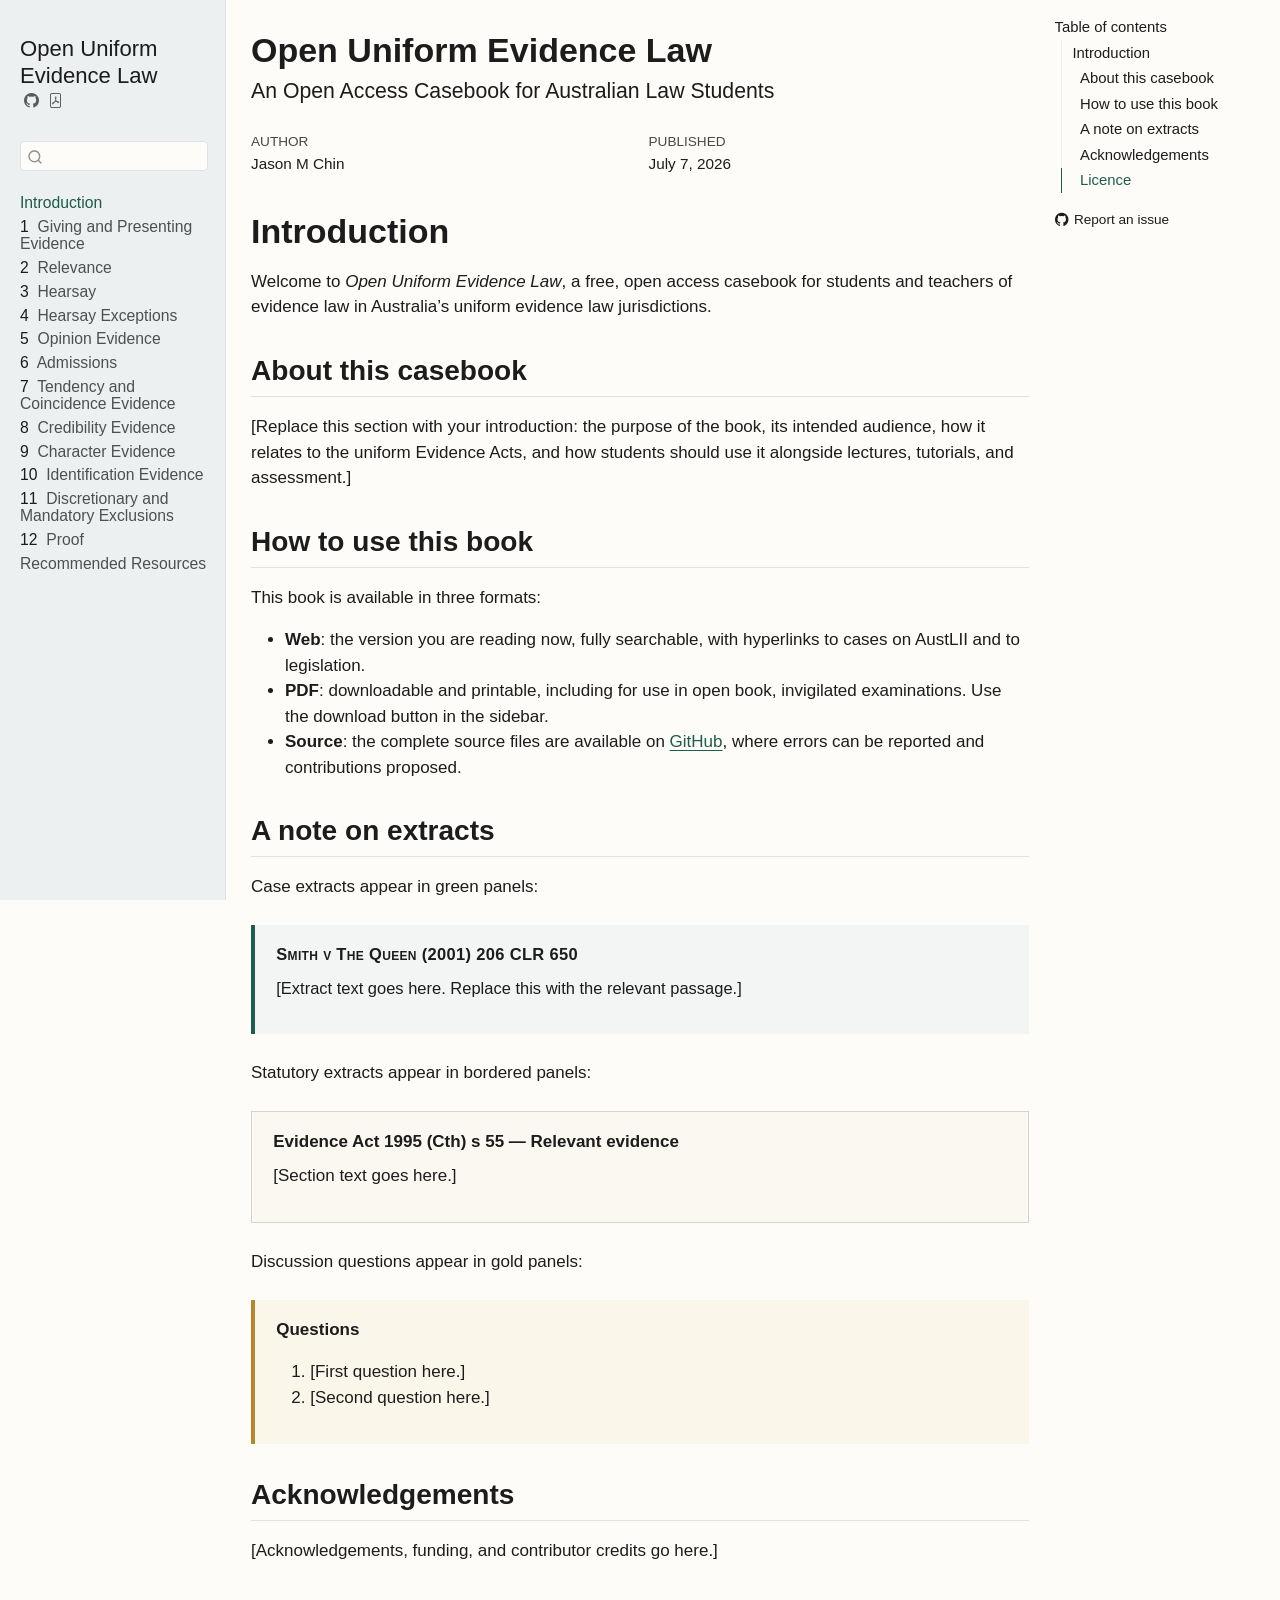
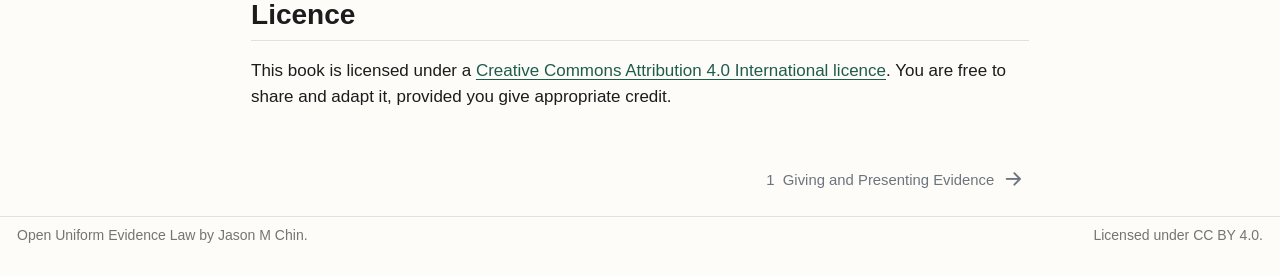
<file: index.html>
<!DOCTYPE html>
<html xmlns="http://www.w3.org/1999/xhtml" lang="en" xml:lang="en"><head>

<meta charset="utf-8">
<meta name="generator" content="quarto-1.9.38">

<meta name="viewport" content="width=device-width, initial-scale=1.0, user-scalable=yes">

<meta name="author" content="Jason M Chin">
<meta name="dcterms.date" content="2026-07-07">

<title>Open Uniform Evidence Law</title>
<style>
/* Default styles provided by pandoc.
** See https://pandoc.org/MANUAL.html#variables-for-html for config info.
*/
code{white-space: pre-wrap;}
span.smallcaps{font-variant: small-caps;}
div.columns{display: flex; gap: min(4vw, 1.5em);}
div.column{flex: auto; overflow-x: auto;}
div.hanging-indent{margin-left: 1.5em; text-indent: -1.5em;}
ul.task-list{list-style: none;}
ul.task-list li input[type="checkbox"] {
  width: 0.8em;
  margin: 0 0.8em 0.2em -1em; /* quarto-specific, see https://github.com/quarto-dev/quarto-cli/issues/4556 */ 
  vertical-align: middle;
}
</style>


<script src="site_libs/quarto-nav/quarto-nav.js"></script>
<script src="site_libs/quarto-nav/headroom.min.js"></script>
<script src="site_libs/clipboard/clipboard.min.js"></script>
<script src="site_libs/quarto-search/autocomplete.umd.js"></script>
<script src="site_libs/quarto-search/fuse.min.js"></script>
<script src="site_libs/quarto-search/quarto-search.js"></script>
<meta name="quarto:offset" content="./">
<link href="./01-giving-and-presenting-evidence.html" rel="next">
<script src="site_libs/quarto-html/quarto.js" type="module"></script>
<script src="site_libs/quarto-html/tabsets/tabsets.js" type="module"></script>
<script src="site_libs/quarto-html/popper.min.js"></script>
<script src="site_libs/quarto-html/tippy.umd.min.js"></script>
<script src="site_libs/quarto-html/anchor.min.js"></script>
<link href="site_libs/quarto-html/tippy.css" rel="stylesheet">
<link href="site_libs/quarto-html/quarto-syntax-highlighting-15634bcf2e68342d4ad2dfa704d543f6.css" rel="stylesheet" id="quarto-text-highlighting-styles">
<script src="site_libs/bootstrap/bootstrap.min.js"></script>
<link href="site_libs/bootstrap/bootstrap-icons.css" rel="stylesheet">
<link href="site_libs/bootstrap/bootstrap-96fddaa326c054c3f04a97d124d79233.min.css" rel="stylesheet" append-hash="true" id="quarto-bootstrap" data-mode="light">
<script id="quarto-search-options" type="application/json">{
  "location": "sidebar",
  "copy-button": false,
  "collapse-after": 3,
  "panel-placement": "start",
  "type": "textbox",
  "limit": 50,
  "keyboard-shortcut": [
    "f",
    "/",
    "s"
  ],
  "show-item-context": false,
  "language": {
    "search-no-results-text": "No results",
    "search-matching-documents-text": "matching documents",
    "search-copy-link-title": "Copy link to search",
    "search-hide-matches-text": "Hide additional matches",
    "search-more-match-text": "more match in this document",
    "search-more-matches-text": "more matches in this document",
    "search-clear-button-title": "Clear",
    "search-text-placeholder": "",
    "search-detached-cancel-button-title": "Cancel",
    "search-submit-button-title": "Submit",
    "search-label": "Search"
  }
}</script>


</head>

<body class="nav-sidebar docked quarto-light">

<div id="quarto-search-results"></div>
  <header id="quarto-header" class="headroom fixed-top">
  <nav class="quarto-secondary-nav">
    <div class="container-fluid d-flex">
      <button type="button" class="quarto-btn-toggle btn" data-bs-toggle="collapse" role="button" data-bs-target=".quarto-sidebar-collapse-item" aria-controls="quarto-sidebar" aria-expanded="false" aria-label="Toggle sidebar navigation" onclick="if (window.quartoToggleHeadroom) { window.quartoToggleHeadroom(); }">
        <i class="bi bi-layout-text-sidebar-reverse"></i>
      </button>
        <nav class="quarto-page-breadcrumbs" aria-label="breadcrumb"><ol class="breadcrumb"><li class="breadcrumb-item"><a href="./index.html">Introduction</a></li></ol></nav>
        <a class="flex-grow-1" role="navigation" data-bs-toggle="collapse" data-bs-target=".quarto-sidebar-collapse-item" aria-controls="quarto-sidebar" aria-expanded="false" aria-label="Toggle sidebar navigation" onclick="if (window.quartoToggleHeadroom) { window.quartoToggleHeadroom(); }">      
        </a>
      <button type="button" class="btn quarto-search-button" aria-label="Search" onclick="window.quartoOpenSearch();">
        <i class="bi bi-search"></i>
      </button>
    </div>
  </nav>
</header>
<!-- content -->
<div id="quarto-content" class="quarto-container page-columns page-rows-contents page-layout-article">
<!-- sidebar -->
  <nav id="quarto-sidebar" class="sidebar collapse collapse-horizontal quarto-sidebar-collapse-item sidebar-navigation docked overflow-auto">
    <div class="pt-lg-2 mt-2 text-left sidebar-header">
    <div class="sidebar-title mb-0 py-0">
      <a href="./">Open Uniform Evidence Law</a> 
        <div class="sidebar-tools-main">
    <a href="https://github.com/jasonmchin/OpenUEL" title="Source Code" class="quarto-navigation-tool px-1" aria-label="Source Code"><i class="bi bi-github"></i></a>
    <a href="./Open-Uniform-Evidence-Law.pdf" title="Download PDF" class="quarto-navigation-tool px-1" aria-label="Download PDF"><i class="bi bi-file-pdf"></i></a>
</div>
    </div>
      </div>
        <div class="mt-2 flex-shrink-0 align-items-center">
        <div class="sidebar-search">
        <div id="quarto-search" class="" title="Search"></div>
        </div>
        </div>
    <div class="sidebar-menu-container"> 
    <ul class="list-unstyled mt-1">
        <li class="sidebar-item">
  <div class="sidebar-item-container"> 
  <a href="./index.html" class="sidebar-item-text sidebar-link active">
 <span class="menu-text">Introduction</span></a>
  </div>
</li>
        <li class="sidebar-item">
  <div class="sidebar-item-container"> 
  <a href="./01-giving-and-presenting-evidence.html" class="sidebar-item-text sidebar-link">
 <span class="menu-text"><span class="chapter-number">1</span>&nbsp; <span class="chapter-title">Giving and Presenting Evidence</span></span></a>
  </div>
</li>
        <li class="sidebar-item">
  <div class="sidebar-item-container"> 
  <a href="./02-relevance.html" class="sidebar-item-text sidebar-link">
 <span class="menu-text"><span class="chapter-number">2</span>&nbsp; <span class="chapter-title">Relevance</span></span></a>
  </div>
</li>
        <li class="sidebar-item">
  <div class="sidebar-item-container"> 
  <a href="./03-hearsay.html" class="sidebar-item-text sidebar-link">
 <span class="menu-text"><span class="chapter-number">3</span>&nbsp; <span class="chapter-title">Hearsay</span></span></a>
  </div>
</li>
        <li class="sidebar-item">
  <div class="sidebar-item-container"> 
  <a href="./04-hearsay-exceptions.html" class="sidebar-item-text sidebar-link">
 <span class="menu-text"><span class="chapter-number">4</span>&nbsp; <span class="chapter-title">Hearsay Exceptions</span></span></a>
  </div>
</li>
        <li class="sidebar-item">
  <div class="sidebar-item-container"> 
  <a href="./05-opinion-evidence.html" class="sidebar-item-text sidebar-link">
 <span class="menu-text"><span class="chapter-number">5</span>&nbsp; <span class="chapter-title">Opinion Evidence</span></span></a>
  </div>
</li>
        <li class="sidebar-item">
  <div class="sidebar-item-container"> 
  <a href="./06-admissions.html" class="sidebar-item-text sidebar-link">
 <span class="menu-text"><span class="chapter-number">6</span>&nbsp; <span class="chapter-title">Admissions</span></span></a>
  </div>
</li>
        <li class="sidebar-item">
  <div class="sidebar-item-container"> 
  <a href="./07-tendency-and-coincidence.html" class="sidebar-item-text sidebar-link">
 <span class="menu-text"><span class="chapter-number">7</span>&nbsp; <span class="chapter-title">Tendency and Coincidence Evidence</span></span></a>
  </div>
</li>
        <li class="sidebar-item">
  <div class="sidebar-item-container"> 
  <a href="./08-credibility-evidence.html" class="sidebar-item-text sidebar-link">
 <span class="menu-text"><span class="chapter-number">8</span>&nbsp; <span class="chapter-title">Credibility Evidence</span></span></a>
  </div>
</li>
        <li class="sidebar-item">
  <div class="sidebar-item-container"> 
  <a href="./09-character-evidence.html" class="sidebar-item-text sidebar-link">
 <span class="menu-text"><span class="chapter-number">9</span>&nbsp; <span class="chapter-title">Character Evidence</span></span></a>
  </div>
</li>
        <li class="sidebar-item">
  <div class="sidebar-item-container"> 
  <a href="./10-identification-evidence.html" class="sidebar-item-text sidebar-link">
 <span class="menu-text"><span class="chapter-number">10</span>&nbsp; <span class="chapter-title">Identification Evidence</span></span></a>
  </div>
</li>
        <li class="sidebar-item">
  <div class="sidebar-item-container"> 
  <a href="./11-discretionary-and-mandatory-exclusions.html" class="sidebar-item-text sidebar-link">
 <span class="menu-text"><span class="chapter-number">11</span>&nbsp; <span class="chapter-title">Discretionary and Mandatory Exclusions</span></span></a>
  </div>
</li>
        <li class="sidebar-item">
  <div class="sidebar-item-container"> 
  <a href="./12-proof.html" class="sidebar-item-text sidebar-link">
 <span class="menu-text"><span class="chapter-number">12</span>&nbsp; <span class="chapter-title">Proof</span></span></a>
  </div>
</li>
        <li class="sidebar-item">
  <div class="sidebar-item-container"> 
  <a href="./13-recommended-resources.html" class="sidebar-item-text sidebar-link">
 <span class="menu-text">Recommended Resources</span></a>
  </div>
</li>
    </ul>
    </div>
</nav>
<div id="quarto-sidebar-glass" class="quarto-sidebar-collapse-item" data-bs-toggle="collapse" data-bs-target=".quarto-sidebar-collapse-item"></div>
<!-- margin-sidebar -->
    <div id="quarto-margin-sidebar" class="sidebar margin-sidebar">
        <nav id="TOC" role="doc-toc" class="toc-active">
    <h2 id="toc-title">Table of contents</h2>
   
  <ul>
  <li><a href="#introduction" id="toc-introduction" class="nav-link active" data-scroll-target="#introduction">Introduction</a>
  <ul class="collapse">
  <li><a href="#about-this-casebook" id="toc-about-this-casebook" class="nav-link" data-scroll-target="#about-this-casebook">About this casebook</a></li>
  <li><a href="#how-to-use-this-book" id="toc-how-to-use-this-book" class="nav-link" data-scroll-target="#how-to-use-this-book">How to use this book</a></li>
  <li><a href="#a-note-on-extracts" id="toc-a-note-on-extracts" class="nav-link" data-scroll-target="#a-note-on-extracts">A note on extracts</a></li>
  <li><a href="#acknowledgements" id="toc-acknowledgements" class="nav-link" data-scroll-target="#acknowledgements">Acknowledgements</a></li>
  <li><a href="#licence" id="toc-licence" class="nav-link" data-scroll-target="#licence">Licence</a></li>
  </ul></li>
  </ul>
<div class="toc-actions"><ul><li><a href="https://github.com/jasonmchin/OpenUEL/issues/new" class="toc-action"><i class="bi bi-github"></i>Report an issue</a></li></ul></div></nav>
    </div>
<!-- main -->
<main class="content" id="quarto-document-content">

<header id="title-block-header" class="quarto-title-block default">
<div class="quarto-title">
<h1 class="title">Open Uniform Evidence Law</h1>
<p class="subtitle lead">An Open Access Casebook for Australian Law Students</p>
</div>



<div class="quarto-title-meta">

    <div>
    <div class="quarto-title-meta-heading">Author</div>
    <div class="quarto-title-meta-contents">
             <p>Jason M Chin </p>
          </div>
  </div>
    
    <div>
    <div class="quarto-title-meta-heading">Published</div>
    <div class="quarto-title-meta-contents">
      <p class="date">July 7, 2026</p>
    </div>
  </div>
  
    
  </div>
  


</header>


<section id="introduction" class="level1 unnumbered">
<h1 class="unnumbered">Introduction</h1>
<p>Welcome to <em>Open Uniform Evidence Law</em>, a free, open access casebook for students and teachers of evidence law in Australia’s uniform evidence law jurisdictions.</p>
<section id="about-this-casebook" class="level2">
<h2 class="anchored" data-anchor-id="about-this-casebook">About this casebook</h2>
<p>[Replace this section with your introduction: the purpose of the book, its intended audience, how it relates to the uniform Evidence Acts, and how students should use it alongside lectures, tutorials, and assessment.]</p>
</section>
<section id="how-to-use-this-book" class="level2">
<h2 class="anchored" data-anchor-id="how-to-use-this-book">How to use this book</h2>
<p>This book is available in three formats:</p>
<ul>
<li><strong>Web</strong>: the version you are reading now, fully searchable, with hyperlinks to cases on AustLII and to legislation.</li>
<li><strong>PDF</strong>: downloadable and printable, including for use in open book, invigilated examinations. Use the download button in the sidebar.</li>
<li><strong>Source</strong>: the complete source files are available on <a href="https://github.com/jasonmchin/OpenUEL">GitHub</a>, where errors can be reported and contributions proposed.</li>
</ul>
</section>
<section id="a-note-on-extracts" class="level2">
<h2 class="anchored" data-anchor-id="a-note-on-extracts">A note on extracts</h2>
<p>Case extracts appear in green panels:</p>
<div class="case-extract">
<p><span class="case-citation"><strong>Smith v The Queen</strong> (2001) 206 CLR 650</span> [Extract text goes here. Replace this with the relevant passage.]</p>
</div>
<p>Statutory extracts appear in bordered panels:</p>
<div class="statute">
<p><span class="statute-heading"><strong>Evidence Act 1995 (Cth) s 55 — Relevant evidence</strong></span> [Section text goes here.]</p>
</div>
<p>Discussion questions appear in gold panels:</p>
<div class="questions">
<p><strong>Questions</strong></p>
<ol type="1">
<li>[First question here.]</li>
<li>[Second question here.]</li>
</ol>
</div>
</section>
<section id="acknowledgements" class="level2">
<h2 class="anchored" data-anchor-id="acknowledgements">Acknowledgements</h2>
<p>[Acknowledgements, funding, and contributor credits go here.]</p>
</section>
<section id="licence" class="level2">
<h2 class="anchored" data-anchor-id="licence">Licence</h2>
<p>This book is licensed under a <a href="https://creativecommons.org/licenses/by/4.0/">Creative Commons Attribution 4.0 International licence</a>. You are free to share and adapt it, provided you give appropriate credit.</p>


</section>
</section>

</main> <!-- /main -->
<script id="quarto-html-after-body" type="application/javascript">
  window.document.addEventListener("DOMContentLoaded", function (event) {
    const icon = "";
    const anchorJS = new window.AnchorJS();
    anchorJS.options = {
      placement: 'right',
      icon: icon
    };
    anchorJS.add('.anchored');
    const isCodeAnnotation = (el) => {
      for (const clz of el.classList) {
        if (clz.startsWith('code-annotation-')) {                     
          return true;
        }
      }
      return false;
    }
    const onCopySuccess = function(e) {
      // button target
      const button = e.trigger;
      // don't keep focus
      button.blur();
      // flash "checked"
      button.classList.add('code-copy-button-checked');
      var currentTitle = button.getAttribute("title");
      button.setAttribute("title", "Copied!");
      let tooltip;
      if (window.bootstrap) {
        button.setAttribute("data-bs-toggle", "tooltip");
        button.setAttribute("data-bs-placement", "left");
        button.setAttribute("data-bs-title", "Copied!");
        tooltip = new bootstrap.Tooltip(button, 
          { trigger: "manual", 
            customClass: "code-copy-button-tooltip",
            offset: [0, -8]});
        tooltip.show();    
      }
      setTimeout(function() {
        if (tooltip) {
          tooltip.hide();
          button.removeAttribute("data-bs-title");
          button.removeAttribute("data-bs-toggle");
          button.removeAttribute("data-bs-placement");
        }
        button.setAttribute("title", currentTitle);
        button.classList.remove('code-copy-button-checked');
      }, 1000);
      // clear code selection
      e.clearSelection();
    }
    const getTextToCopy = function(trigger) {
      const outerScaffold = trigger.parentElement.cloneNode(true);
      const codeEl = outerScaffold.querySelector('code');
      for (const childEl of codeEl.children) {
        if (isCodeAnnotation(childEl)) {
          childEl.remove();
        }
      }
      return codeEl.innerText;
    }
    const clipboard = new window.ClipboardJS('.code-copy-button:not([data-in-quarto-modal])', {
      text: getTextToCopy
    });
    clipboard.on('success', onCopySuccess);
    if (window.document.getElementById('quarto-embedded-source-code-modal')) {
      const clipboardModal = new window.ClipboardJS('.code-copy-button[data-in-quarto-modal]', {
        text: getTextToCopy,
        container: window.document.getElementById('quarto-embedded-source-code-modal')
      });
      clipboardModal.on('success', onCopySuccess);
    }
      var localhostRegex = new RegExp(/^(?:http|https):\/\/localhost\:?[0-9]*\//);
      var mailtoRegex = new RegExp(/^mailto:/);
        var filterRegex = new RegExp("https:\/\/jasonmchin\.github\.io\/OpenUEL\/");
      var isInternal = (href) => {
          return filterRegex.test(href) || localhostRegex.test(href) || mailtoRegex.test(href);
      }
      // Inspect non-navigation links and adorn them if external
     var links = window.document.querySelectorAll('a[href]:not(.nav-link):not(.navbar-brand):not(.toc-action):not(.sidebar-link):not(.sidebar-item-toggle):not(.pagination-link):not(.no-external):not([aria-hidden]):not(.dropdown-item):not(.quarto-navigation-tool):not(.about-link)');
      for (var i=0; i<links.length; i++) {
        const link = links[i];
        if (!isInternal(link.href)) {
          // undo the damage that might have been done by quarto-nav.js in the case of
          // links that we want to consider external
          if (link.dataset.originalHref !== undefined) {
            link.href = link.dataset.originalHref;
          }
            // target, if specified
            link.setAttribute("target", "_blank");
            if (link.getAttribute("rel") === null) {
              link.setAttribute("rel", "noopener");
            }
        }
      }
    function tippyHover(el, contentFn, onTriggerFn, onUntriggerFn) {
      const config = {
        allowHTML: true,
        maxWidth: 500,
        delay: 100,
        arrow: false,
        appendTo: function(el) {
            return el.parentElement;
        },
        interactive: true,
        interactiveBorder: 10,
        theme: 'quarto',
        placement: 'bottom-start',
      };
      if (contentFn) {
        config.content = contentFn;
      }
      if (onTriggerFn) {
        config.onTrigger = onTriggerFn;
      }
      if (onUntriggerFn) {
        config.onUntrigger = onUntriggerFn;
      }
      window.tippy(el, config); 
    }
    const noterefs = window.document.querySelectorAll('a[role="doc-noteref"]');
    for (var i=0; i<noterefs.length; i++) {
      const ref = noterefs[i];
      tippyHover(ref, function() {
        // use id or data attribute instead here
        let href = ref.getAttribute('data-footnote-href') || ref.getAttribute('href');
        try { href = new URL(href).hash; } catch {}
        const id = href.replace(/^#\/?/, "");
        const note = window.document.getElementById(id);
        if (note) {
          return note.innerHTML;
        } else {
          return "";
        }
      });
    }
    const xrefs = window.document.querySelectorAll('a.quarto-xref');
    const processXRef = (id, note) => {
      // Strip column container classes
      const stripColumnClz = (el) => {
        el.classList.remove("page-full", "page-columns");
        if (el.children) {
          for (const child of el.children) {
            stripColumnClz(child);
          }
        }
      }
      stripColumnClz(note)
      if (id === null || id.startsWith('sec-')) {
        // Special case sections, only their first couple elements
        const container = document.createElement("div");
        if (note.children && note.children.length > 2) {
          container.appendChild(note.children[0].cloneNode(true));
          for (let i = 1; i < note.children.length; i++) {
            const child = note.children[i];
            if (child.tagName === "P" && child.innerText === "") {
              continue;
            } else {
              container.appendChild(child.cloneNode(true));
              break;
            }
          }
          if (window.Quarto?.typesetMath) {
            window.Quarto.typesetMath(container);
          }
          return container.innerHTML
        } else {
          if (window.Quarto?.typesetMath) {
            window.Quarto.typesetMath(note);
          }
          return note.innerHTML;
        }
      } else {
        // Remove any anchor links if they are present
        const anchorLink = note.querySelector('a.anchorjs-link');
        if (anchorLink) {
          anchorLink.remove();
        }
        if (window.Quarto?.typesetMath) {
          window.Quarto.typesetMath(note);
        }
        if (note.classList.contains("callout")) {
          return note.outerHTML;
        } else {
          return note.innerHTML;
        }
      }
    }
    for (var i=0; i<xrefs.length; i++) {
      const xref = xrefs[i];
      tippyHover(xref, undefined, function(instance) {
        instance.disable();
        let url = xref.getAttribute('href');
        let hash = undefined; 
        if (url.startsWith('#')) {
          hash = url;
        } else {
          try { hash = new URL(url).hash; } catch {}
        }
        if (hash) {
          const id = hash.replace(/^#\/?/, "");
          const note = window.document.getElementById(id);
          if (note !== null) {
            try {
              const html = processXRef(id, note.cloneNode(true));
              instance.setContent(html);
            } finally {
              instance.enable();
              instance.show();
            }
          } else {
            // See if we can fetch this
            fetch(url.split('#')[0])
            .then(res => res.text())
            .then(html => {
              const parser = new DOMParser();
              const htmlDoc = parser.parseFromString(html, "text/html");
              const note = htmlDoc.getElementById(id);
              if (note !== null) {
                const html = processXRef(id, note);
                instance.setContent(html);
              } 
            }).finally(() => {
              instance.enable();
              instance.show();
            });
          }
        } else {
          // See if we can fetch a full url (with no hash to target)
          // This is a special case and we should probably do some content thinning / targeting
          fetch(url)
          .then(res => res.text())
          .then(html => {
            const parser = new DOMParser();
            const htmlDoc = parser.parseFromString(html, "text/html");
            const note = htmlDoc.querySelector('main.content');
            if (note !== null) {
              // This should only happen for chapter cross references
              // (since there is no id in the URL)
              // remove the first header
              if (note.children.length > 0 && note.children[0].tagName === "HEADER") {
                note.children[0].remove();
              }
              const html = processXRef(null, note);
              instance.setContent(html);
            } 
          }).finally(() => {
            instance.enable();
            instance.show();
          });
        }
      }, function(instance) {
      });
    }
        let selectedAnnoteEl;
        const selectorForAnnotation = ( cell, annotation) => {
          let cellAttr = 'data-code-cell="' + cell + '"';
          let lineAttr = 'data-code-annotation="' +  annotation + '"';
          const selector = 'span[' + cellAttr + '][' + lineAttr + ']';
          return selector;
        }
        const selectCodeLines = (annoteEl) => {
          const doc = window.document;
          const targetCell = annoteEl.getAttribute("data-target-cell");
          const targetAnnotation = annoteEl.getAttribute("data-target-annotation");
          const annoteSpan = window.document.querySelector(selectorForAnnotation(targetCell, targetAnnotation));
          const lines = annoteSpan.getAttribute("data-code-lines").split(",");
          const lineIds = lines.map((line) => {
            return targetCell + "-" + line;
          })
          let top = null;
          let height = null;
          let parent = null;
          if (lineIds.length > 0) {
              //compute the position of the single el (top and bottom and make a div)
              const el = window.document.getElementById(lineIds[0]);
              top = el.offsetTop;
              height = el.offsetHeight;
              parent = el.parentElement.parentElement;
            if (lineIds.length > 1) {
              const lastEl = window.document.getElementById(lineIds[lineIds.length - 1]);
              const bottom = lastEl.offsetTop + lastEl.offsetHeight;
              height = bottom - top;
            }
            if (top !== null && height !== null && parent !== null) {
              // cook up a div (if necessary) and position it 
              let div = window.document.getElementById("code-annotation-line-highlight");
              if (div === null) {
                div = window.document.createElement("div");
                div.setAttribute("id", "code-annotation-line-highlight");
                div.style.position = 'absolute';
                parent.appendChild(div);
              }
              div.style.top = top - 2 + "px";
              div.style.height = height + 4 + "px";
              div.style.left = 0;
              let gutterDiv = window.document.getElementById("code-annotation-line-highlight-gutter");
              if (gutterDiv === null) {
                gutterDiv = window.document.createElement("div");
                gutterDiv.setAttribute("id", "code-annotation-line-highlight-gutter");
                gutterDiv.style.position = 'absolute';
                const codeCell = window.document.getElementById(targetCell);
                const gutter = codeCell.querySelector('.code-annotation-gutter');
                gutter.appendChild(gutterDiv);
              }
              gutterDiv.style.top = top - 2 + "px";
              gutterDiv.style.height = height + 4 + "px";
            }
            selectedAnnoteEl = annoteEl;
          }
        };
        const unselectCodeLines = () => {
          const elementsIds = ["code-annotation-line-highlight", "code-annotation-line-highlight-gutter"];
          elementsIds.forEach((elId) => {
            const div = window.document.getElementById(elId);
            if (div) {
              div.remove();
            }
          });
          selectedAnnoteEl = undefined;
        };
          // Handle positioning of the toggle
      window.addEventListener(
        "resize",
        throttle(() => {
          elRect = undefined;
          if (selectedAnnoteEl) {
            selectCodeLines(selectedAnnoteEl);
          }
        }, 10)
      );
      function throttle(fn, ms) {
      let throttle = false;
      let timer;
        return (...args) => {
          if(!throttle) { // first call gets through
              fn.apply(this, args);
              throttle = true;
          } else { // all the others get throttled
              if(timer) clearTimeout(timer); // cancel #2
              timer = setTimeout(() => {
                fn.apply(this, args);
                timer = throttle = false;
              }, ms);
          }
        };
      }
        // Attach click handler to the DT
        const annoteDls = window.document.querySelectorAll('dt[data-target-cell]');
        for (const annoteDlNode of annoteDls) {
          annoteDlNode.addEventListener('click', (event) => {
            const clickedEl = event.target;
            if (clickedEl !== selectedAnnoteEl) {
              unselectCodeLines();
              const activeEl = window.document.querySelector('dt[data-target-cell].code-annotation-active');
              if (activeEl) {
                activeEl.classList.remove('code-annotation-active');
              }
              selectCodeLines(clickedEl);
              clickedEl.classList.add('code-annotation-active');
            } else {
              // Unselect the line
              unselectCodeLines();
              clickedEl.classList.remove('code-annotation-active');
            }
          });
        }
    const findCites = (el) => {
      const parentEl = el.parentElement;
      if (parentEl) {
        const cites = parentEl.dataset.cites;
        if (cites) {
          return {
            el,
            cites: cites.split(' ')
          };
        } else {
          return findCites(el.parentElement)
        }
      } else {
        return undefined;
      }
    };
    var bibliorefs = window.document.querySelectorAll('a[role="doc-biblioref"]');
    for (var i=0; i<bibliorefs.length; i++) {
      const ref = bibliorefs[i];
      const citeInfo = findCites(ref);
      if (citeInfo) {
        tippyHover(citeInfo.el, function() {
          var popup = window.document.createElement('div');
          citeInfo.cites.forEach(function(cite) {
            var citeDiv = window.document.createElement('div');
            citeDiv.classList.add('hanging-indent');
            citeDiv.classList.add('csl-entry');
            var biblioDiv = window.document.getElementById('ref-' + cite);
            if (biblioDiv) {
              citeDiv.innerHTML = biblioDiv.innerHTML;
            }
            popup.appendChild(citeDiv);
          });
          return popup.innerHTML;
        });
      }
    }
  });
  </script>
<nav class="page-navigation">
  <div class="nav-page nav-page-previous">
  </div>
  <div class="nav-page nav-page-next">
      <a href="./01-giving-and-presenting-evidence.html" class="pagination-link" aria-label="Giving and Presenting Evidence">
        <span class="nav-page-text"><span class="chapter-number">1</span>&nbsp; <span class="chapter-title">Giving and Presenting Evidence</span></span> <i class="bi bi-arrow-right-short"></i>
      </a>
  </div>
</nav>
</div> <!-- /content -->
<footer class="footer">
  <div class="nav-footer">
    <div class="nav-footer-left">
<p>Open Uniform Evidence Law by Jason M Chin.</p>
</div>   
    <div class="nav-footer-center">
      &nbsp;
    <div class="toc-actions d-sm-block d-md-none"><ul><li><a href="https://github.com/jasonmchin/OpenUEL/issues/new" class="toc-action"><i class="bi bi-github"></i>Report an issue</a></li></ul></div></div>
    <div class="nav-footer-right">
<p>Licensed under CC BY 4.0.</p>
</div>
  </div>
</footer>




</body></html>
</file>
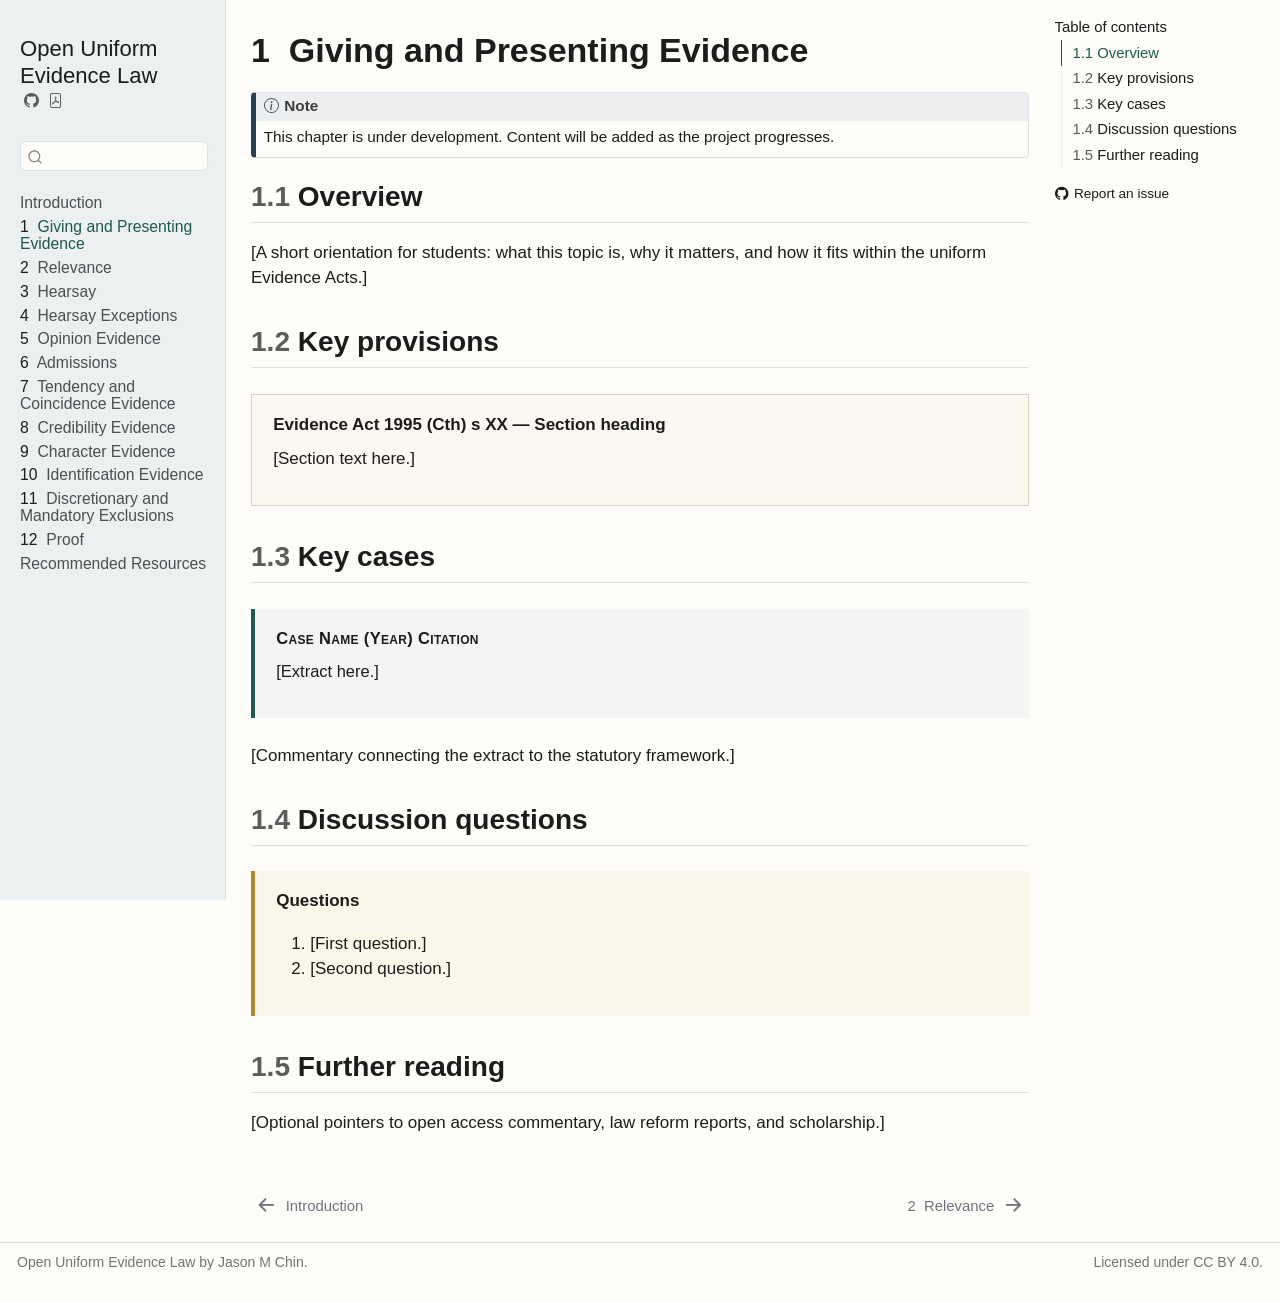
<file: 01-giving-and-presenting-evidence.html>
<!DOCTYPE html>
<html xmlns="http://www.w3.org/1999/xhtml" lang="en" xml:lang="en"><head>

<meta charset="utf-8">
<meta name="generator" content="quarto-1.9.38">

<meta name="viewport" content="width=device-width, initial-scale=1.0, user-scalable=yes">


<title>1&nbsp; Giving and Presenting Evidence – Open Uniform Evidence Law</title>
<style>
/* Default styles provided by pandoc.
** See https://pandoc.org/MANUAL.html#variables-for-html for config info.
*/
code{white-space: pre-wrap;}
span.smallcaps{font-variant: small-caps;}
div.columns{display: flex; gap: min(4vw, 1.5em);}
div.column{flex: auto; overflow-x: auto;}
div.hanging-indent{margin-left: 1.5em; text-indent: -1.5em;}
ul.task-list{list-style: none;}
ul.task-list li input[type="checkbox"] {
  width: 0.8em;
  margin: 0 0.8em 0.2em -1em; /* quarto-specific, see https://github.com/quarto-dev/quarto-cli/issues/4556 */ 
  vertical-align: middle;
}
</style>


<script src="site_libs/quarto-nav/quarto-nav.js"></script>
<script src="site_libs/quarto-nav/headroom.min.js"></script>
<script src="site_libs/clipboard/clipboard.min.js"></script>
<script src="site_libs/quarto-search/autocomplete.umd.js"></script>
<script src="site_libs/quarto-search/fuse.min.js"></script>
<script src="site_libs/quarto-search/quarto-search.js"></script>
<meta name="quarto:offset" content="./">
<link href="./02-relevance.html" rel="next">
<link href="./index.html" rel="prev">
<script src="site_libs/quarto-html/quarto.js" type="module"></script>
<script src="site_libs/quarto-html/tabsets/tabsets.js" type="module"></script>
<script src="site_libs/quarto-html/popper.min.js"></script>
<script src="site_libs/quarto-html/tippy.umd.min.js"></script>
<script src="site_libs/quarto-html/anchor.min.js"></script>
<link href="site_libs/quarto-html/tippy.css" rel="stylesheet">
<link href="site_libs/quarto-html/quarto-syntax-highlighting-15634bcf2e68342d4ad2dfa704d543f6.css" rel="stylesheet" id="quarto-text-highlighting-styles">
<script src="site_libs/bootstrap/bootstrap.min.js"></script>
<link href="site_libs/bootstrap/bootstrap-icons.css" rel="stylesheet">
<link href="site_libs/bootstrap/bootstrap-96fddaa326c054c3f04a97d124d79233.min.css" rel="stylesheet" append-hash="true" id="quarto-bootstrap" data-mode="light">
<script id="quarto-search-options" type="application/json">{
  "location": "sidebar",
  "copy-button": false,
  "collapse-after": 3,
  "panel-placement": "start",
  "type": "textbox",
  "limit": 50,
  "keyboard-shortcut": [
    "f",
    "/",
    "s"
  ],
  "show-item-context": false,
  "language": {
    "search-no-results-text": "No results",
    "search-matching-documents-text": "matching documents",
    "search-copy-link-title": "Copy link to search",
    "search-hide-matches-text": "Hide additional matches",
    "search-more-match-text": "more match in this document",
    "search-more-matches-text": "more matches in this document",
    "search-clear-button-title": "Clear",
    "search-text-placeholder": "",
    "search-detached-cancel-button-title": "Cancel",
    "search-submit-button-title": "Submit",
    "search-label": "Search"
  }
}</script>


</head>

<body class="nav-sidebar docked quarto-light">

<div id="quarto-search-results"></div>
  <header id="quarto-header" class="headroom fixed-top">
  <nav class="quarto-secondary-nav">
    <div class="container-fluid d-flex">
      <button type="button" class="quarto-btn-toggle btn" data-bs-toggle="collapse" role="button" data-bs-target=".quarto-sidebar-collapse-item" aria-controls="quarto-sidebar" aria-expanded="false" aria-label="Toggle sidebar navigation" onclick="if (window.quartoToggleHeadroom) { window.quartoToggleHeadroom(); }">
        <i class="bi bi-layout-text-sidebar-reverse"></i>
      </button>
        <nav class="quarto-page-breadcrumbs" aria-label="breadcrumb"><ol class="breadcrumb"><li class="breadcrumb-item"><a href="./01-giving-and-presenting-evidence.html"><span class="chapter-number">1</span>&nbsp; <span class="chapter-title">Giving and Presenting Evidence</span></a></li></ol></nav>
        <a class="flex-grow-1" role="navigation" data-bs-toggle="collapse" data-bs-target=".quarto-sidebar-collapse-item" aria-controls="quarto-sidebar" aria-expanded="false" aria-label="Toggle sidebar navigation" onclick="if (window.quartoToggleHeadroom) { window.quartoToggleHeadroom(); }">      
        </a>
      <button type="button" class="btn quarto-search-button" aria-label="Search" onclick="window.quartoOpenSearch();">
        <i class="bi bi-search"></i>
      </button>
    </div>
  </nav>
</header>
<!-- content -->
<div id="quarto-content" class="quarto-container page-columns page-rows-contents page-layout-article">
<!-- sidebar -->
  <nav id="quarto-sidebar" class="sidebar collapse collapse-horizontal quarto-sidebar-collapse-item sidebar-navigation docked overflow-auto">
    <div class="pt-lg-2 mt-2 text-left sidebar-header">
    <div class="sidebar-title mb-0 py-0">
      <a href="./">Open Uniform Evidence Law</a> 
        <div class="sidebar-tools-main">
    <a href="https://github.com/jasonmchin/OpenUEL" title="Source Code" class="quarto-navigation-tool px-1" aria-label="Source Code"><i class="bi bi-github"></i></a>
    <a href="./Open-Uniform-Evidence-Law.pdf" title="Download PDF" class="quarto-navigation-tool px-1" aria-label="Download PDF"><i class="bi bi-file-pdf"></i></a>
</div>
    </div>
      </div>
        <div class="mt-2 flex-shrink-0 align-items-center">
        <div class="sidebar-search">
        <div id="quarto-search" class="" title="Search"></div>
        </div>
        </div>
    <div class="sidebar-menu-container"> 
    <ul class="list-unstyled mt-1">
        <li class="sidebar-item">
  <div class="sidebar-item-container"> 
  <a href="./index.html" class="sidebar-item-text sidebar-link">
 <span class="menu-text">Introduction</span></a>
  </div>
</li>
        <li class="sidebar-item">
  <div class="sidebar-item-container"> 
  <a href="./01-giving-and-presenting-evidence.html" class="sidebar-item-text sidebar-link active">
 <span class="menu-text"><span class="chapter-number">1</span>&nbsp; <span class="chapter-title">Giving and Presenting Evidence</span></span></a>
  </div>
</li>
        <li class="sidebar-item">
  <div class="sidebar-item-container"> 
  <a href="./02-relevance.html" class="sidebar-item-text sidebar-link">
 <span class="menu-text"><span class="chapter-number">2</span>&nbsp; <span class="chapter-title">Relevance</span></span></a>
  </div>
</li>
        <li class="sidebar-item">
  <div class="sidebar-item-container"> 
  <a href="./03-hearsay.html" class="sidebar-item-text sidebar-link">
 <span class="menu-text"><span class="chapter-number">3</span>&nbsp; <span class="chapter-title">Hearsay</span></span></a>
  </div>
</li>
        <li class="sidebar-item">
  <div class="sidebar-item-container"> 
  <a href="./04-hearsay-exceptions.html" class="sidebar-item-text sidebar-link">
 <span class="menu-text"><span class="chapter-number">4</span>&nbsp; <span class="chapter-title">Hearsay Exceptions</span></span></a>
  </div>
</li>
        <li class="sidebar-item">
  <div class="sidebar-item-container"> 
  <a href="./05-opinion-evidence.html" class="sidebar-item-text sidebar-link">
 <span class="menu-text"><span class="chapter-number">5</span>&nbsp; <span class="chapter-title">Opinion Evidence</span></span></a>
  </div>
</li>
        <li class="sidebar-item">
  <div class="sidebar-item-container"> 
  <a href="./06-admissions.html" class="sidebar-item-text sidebar-link">
 <span class="menu-text"><span class="chapter-number">6</span>&nbsp; <span class="chapter-title">Admissions</span></span></a>
  </div>
</li>
        <li class="sidebar-item">
  <div class="sidebar-item-container"> 
  <a href="./07-tendency-and-coincidence.html" class="sidebar-item-text sidebar-link">
 <span class="menu-text"><span class="chapter-number">7</span>&nbsp; <span class="chapter-title">Tendency and Coincidence Evidence</span></span></a>
  </div>
</li>
        <li class="sidebar-item">
  <div class="sidebar-item-container"> 
  <a href="./08-credibility-evidence.html" class="sidebar-item-text sidebar-link">
 <span class="menu-text"><span class="chapter-number">8</span>&nbsp; <span class="chapter-title">Credibility Evidence</span></span></a>
  </div>
</li>
        <li class="sidebar-item">
  <div class="sidebar-item-container"> 
  <a href="./09-character-evidence.html" class="sidebar-item-text sidebar-link">
 <span class="menu-text"><span class="chapter-number">9</span>&nbsp; <span class="chapter-title">Character Evidence</span></span></a>
  </div>
</li>
        <li class="sidebar-item">
  <div class="sidebar-item-container"> 
  <a href="./10-identification-evidence.html" class="sidebar-item-text sidebar-link">
 <span class="menu-text"><span class="chapter-number">10</span>&nbsp; <span class="chapter-title">Identification Evidence</span></span></a>
  </div>
</li>
        <li class="sidebar-item">
  <div class="sidebar-item-container"> 
  <a href="./11-discretionary-and-mandatory-exclusions.html" class="sidebar-item-text sidebar-link">
 <span class="menu-text"><span class="chapter-number">11</span>&nbsp; <span class="chapter-title">Discretionary and Mandatory Exclusions</span></span></a>
  </div>
</li>
        <li class="sidebar-item">
  <div class="sidebar-item-container"> 
  <a href="./12-proof.html" class="sidebar-item-text sidebar-link">
 <span class="menu-text"><span class="chapter-number">12</span>&nbsp; <span class="chapter-title">Proof</span></span></a>
  </div>
</li>
        <li class="sidebar-item">
  <div class="sidebar-item-container"> 
  <a href="./13-recommended-resources.html" class="sidebar-item-text sidebar-link">
 <span class="menu-text">Recommended Resources</span></a>
  </div>
</li>
    </ul>
    </div>
</nav>
<div id="quarto-sidebar-glass" class="quarto-sidebar-collapse-item" data-bs-toggle="collapse" data-bs-target=".quarto-sidebar-collapse-item"></div>
<!-- margin-sidebar -->
    <div id="quarto-margin-sidebar" class="sidebar margin-sidebar">
        <nav id="TOC" role="doc-toc" class="toc-active">
    <h2 id="toc-title">Table of contents</h2>
   
  <ul>
  <li><a href="#overview" id="toc-overview" class="nav-link active" data-scroll-target="#overview"><span class="header-section-number">1.1</span> Overview</a></li>
  <li><a href="#key-provisions" id="toc-key-provisions" class="nav-link" data-scroll-target="#key-provisions"><span class="header-section-number">1.2</span> Key provisions</a></li>
  <li><a href="#key-cases" id="toc-key-cases" class="nav-link" data-scroll-target="#key-cases"><span class="header-section-number">1.3</span> Key cases</a></li>
  <li><a href="#discussion-questions" id="toc-discussion-questions" class="nav-link" data-scroll-target="#discussion-questions"><span class="header-section-number">1.4</span> Discussion questions</a></li>
  <li><a href="#further-reading" id="toc-further-reading" class="nav-link" data-scroll-target="#further-reading"><span class="header-section-number">1.5</span> Further reading</a></li>
  </ul>
<div class="toc-actions"><ul><li><a href="https://github.com/jasonmchin/OpenUEL/issues/new" class="toc-action"><i class="bi bi-github"></i>Report an issue</a></li></ul></div></nav>
    </div>
<!-- main -->
<main class="content" id="quarto-document-content">

<header id="title-block-header" class="quarto-title-block default">
<div class="quarto-title">
<h1 class="title"><span class="chapter-number">1</span>&nbsp; <span class="chapter-title">Giving and Presenting Evidence</span></h1>
</div>



<div class="quarto-title-meta">

    
  
    
  </div>
  


</header>


<div class="callout callout-style-default callout-note callout-titled">
<div class="callout-header d-flex align-content-center">
<div class="callout-icon-container">
<i class="callout-icon"></i>
</div>
<div class="callout-title-container flex-fill">
Note
</div>
</div>
<div class="callout-body-container callout-body">
<p>This chapter is under development. Content will be added as the project progresses.</p>
</div>
</div>
<section id="overview" class="level2" data-number="1.1">
<h2 data-number="1.1" class="anchored" data-anchor-id="overview"><span class="header-section-number">1.1</span> Overview</h2>
<p>[A short orientation for students: what this topic is, why it matters, and how it fits within the uniform Evidence Acts.]</p>
</section>
<section id="key-provisions" class="level2" data-number="1.2">
<h2 data-number="1.2" class="anchored" data-anchor-id="key-provisions"><span class="header-section-number">1.2</span> Key provisions</h2>
<div class="statute">
<p><span class="statute-heading"><strong>Evidence Act 1995 (Cth) s XX — Section heading</strong></span> [Section text here.]</p>
</div>
</section>
<section id="key-cases" class="level2" data-number="1.3">
<h2 data-number="1.3" class="anchored" data-anchor-id="key-cases"><span class="header-section-number">1.3</span> Key cases</h2>
<div class="case-extract">
<p><span class="case-citation"><strong>Case Name</strong> (Year) Citation</span> [Extract here.]</p>
</div>
<p>[Commentary connecting the extract to the statutory framework.]</p>
</section>
<section id="discussion-questions" class="level2" data-number="1.4">
<h2 data-number="1.4" class="anchored" data-anchor-id="discussion-questions"><span class="header-section-number">1.4</span> Discussion questions</h2>
<div class="questions">
<p><strong>Questions</strong></p>
<ol type="1">
<li>[First question.]</li>
<li>[Second question.]</li>
</ol>
</div>
</section>
<section id="further-reading" class="level2" data-number="1.5">
<h2 data-number="1.5" class="anchored" data-anchor-id="further-reading"><span class="header-section-number">1.5</span> Further reading</h2>
<p>[Optional pointers to open access commentary, law reform reports, and scholarship.]</p>


</section>

</main> <!-- /main -->
<script id="quarto-html-after-body" type="application/javascript">
  window.document.addEventListener("DOMContentLoaded", function (event) {
    const icon = "";
    const anchorJS = new window.AnchorJS();
    anchorJS.options = {
      placement: 'right',
      icon: icon
    };
    anchorJS.add('.anchored');
    const isCodeAnnotation = (el) => {
      for (const clz of el.classList) {
        if (clz.startsWith('code-annotation-')) {                     
          return true;
        }
      }
      return false;
    }
    const onCopySuccess = function(e) {
      // button target
      const button = e.trigger;
      // don't keep focus
      button.blur();
      // flash "checked"
      button.classList.add('code-copy-button-checked');
      var currentTitle = button.getAttribute("title");
      button.setAttribute("title", "Copied!");
      let tooltip;
      if (window.bootstrap) {
        button.setAttribute("data-bs-toggle", "tooltip");
        button.setAttribute("data-bs-placement", "left");
        button.setAttribute("data-bs-title", "Copied!");
        tooltip = new bootstrap.Tooltip(button, 
          { trigger: "manual", 
            customClass: "code-copy-button-tooltip",
            offset: [0, -8]});
        tooltip.show();    
      }
      setTimeout(function() {
        if (tooltip) {
          tooltip.hide();
          button.removeAttribute("data-bs-title");
          button.removeAttribute("data-bs-toggle");
          button.removeAttribute("data-bs-placement");
        }
        button.setAttribute("title", currentTitle);
        button.classList.remove('code-copy-button-checked');
      }, 1000);
      // clear code selection
      e.clearSelection();
    }
    const getTextToCopy = function(trigger) {
      const outerScaffold = trigger.parentElement.cloneNode(true);
      const codeEl = outerScaffold.querySelector('code');
      for (const childEl of codeEl.children) {
        if (isCodeAnnotation(childEl)) {
          childEl.remove();
        }
      }
      return codeEl.innerText;
    }
    const clipboard = new window.ClipboardJS('.code-copy-button:not([data-in-quarto-modal])', {
      text: getTextToCopy
    });
    clipboard.on('success', onCopySuccess);
    if (window.document.getElementById('quarto-embedded-source-code-modal')) {
      const clipboardModal = new window.ClipboardJS('.code-copy-button[data-in-quarto-modal]', {
        text: getTextToCopy,
        container: window.document.getElementById('quarto-embedded-source-code-modal')
      });
      clipboardModal.on('success', onCopySuccess);
    }
      var localhostRegex = new RegExp(/^(?:http|https):\/\/localhost\:?[0-9]*\//);
      var mailtoRegex = new RegExp(/^mailto:/);
        var filterRegex = new RegExp("https:\/\/jasonmchin\.github\.io\/OpenUEL\/");
      var isInternal = (href) => {
          return filterRegex.test(href) || localhostRegex.test(href) || mailtoRegex.test(href);
      }
      // Inspect non-navigation links and adorn them if external
     var links = window.document.querySelectorAll('a[href]:not(.nav-link):not(.navbar-brand):not(.toc-action):not(.sidebar-link):not(.sidebar-item-toggle):not(.pagination-link):not(.no-external):not([aria-hidden]):not(.dropdown-item):not(.quarto-navigation-tool):not(.about-link)');
      for (var i=0; i<links.length; i++) {
        const link = links[i];
        if (!isInternal(link.href)) {
          // undo the damage that might have been done by quarto-nav.js in the case of
          // links that we want to consider external
          if (link.dataset.originalHref !== undefined) {
            link.href = link.dataset.originalHref;
          }
            // target, if specified
            link.setAttribute("target", "_blank");
            if (link.getAttribute("rel") === null) {
              link.setAttribute("rel", "noopener");
            }
        }
      }
    function tippyHover(el, contentFn, onTriggerFn, onUntriggerFn) {
      const config = {
        allowHTML: true,
        maxWidth: 500,
        delay: 100,
        arrow: false,
        appendTo: function(el) {
            return el.parentElement;
        },
        interactive: true,
        interactiveBorder: 10,
        theme: 'quarto',
        placement: 'bottom-start',
      };
      if (contentFn) {
        config.content = contentFn;
      }
      if (onTriggerFn) {
        config.onTrigger = onTriggerFn;
      }
      if (onUntriggerFn) {
        config.onUntrigger = onUntriggerFn;
      }
      window.tippy(el, config); 
    }
    const noterefs = window.document.querySelectorAll('a[role="doc-noteref"]');
    for (var i=0; i<noterefs.length; i++) {
      const ref = noterefs[i];
      tippyHover(ref, function() {
        // use id or data attribute instead here
        let href = ref.getAttribute('data-footnote-href') || ref.getAttribute('href');
        try { href = new URL(href).hash; } catch {}
        const id = href.replace(/^#\/?/, "");
        const note = window.document.getElementById(id);
        if (note) {
          return note.innerHTML;
        } else {
          return "";
        }
      });
    }
    const xrefs = window.document.querySelectorAll('a.quarto-xref');
    const processXRef = (id, note) => {
      // Strip column container classes
      const stripColumnClz = (el) => {
        el.classList.remove("page-full", "page-columns");
        if (el.children) {
          for (const child of el.children) {
            stripColumnClz(child);
          }
        }
      }
      stripColumnClz(note)
      if (id === null || id.startsWith('sec-')) {
        // Special case sections, only their first couple elements
        const container = document.createElement("div");
        if (note.children && note.children.length > 2) {
          container.appendChild(note.children[0].cloneNode(true));
          for (let i = 1; i < note.children.length; i++) {
            const child = note.children[i];
            if (child.tagName === "P" && child.innerText === "") {
              continue;
            } else {
              container.appendChild(child.cloneNode(true));
              break;
            }
          }
          if (window.Quarto?.typesetMath) {
            window.Quarto.typesetMath(container);
          }
          return container.innerHTML
        } else {
          if (window.Quarto?.typesetMath) {
            window.Quarto.typesetMath(note);
          }
          return note.innerHTML;
        }
      } else {
        // Remove any anchor links if they are present
        const anchorLink = note.querySelector('a.anchorjs-link');
        if (anchorLink) {
          anchorLink.remove();
        }
        if (window.Quarto?.typesetMath) {
          window.Quarto.typesetMath(note);
        }
        if (note.classList.contains("callout")) {
          return note.outerHTML;
        } else {
          return note.innerHTML;
        }
      }
    }
    for (var i=0; i<xrefs.length; i++) {
      const xref = xrefs[i];
      tippyHover(xref, undefined, function(instance) {
        instance.disable();
        let url = xref.getAttribute('href');
        let hash = undefined; 
        if (url.startsWith('#')) {
          hash = url;
        } else {
          try { hash = new URL(url).hash; } catch {}
        }
        if (hash) {
          const id = hash.replace(/^#\/?/, "");
          const note = window.document.getElementById(id);
          if (note !== null) {
            try {
              const html = processXRef(id, note.cloneNode(true));
              instance.setContent(html);
            } finally {
              instance.enable();
              instance.show();
            }
          } else {
            // See if we can fetch this
            fetch(url.split('#')[0])
            .then(res => res.text())
            .then(html => {
              const parser = new DOMParser();
              const htmlDoc = parser.parseFromString(html, "text/html");
              const note = htmlDoc.getElementById(id);
              if (note !== null) {
                const html = processXRef(id, note);
                instance.setContent(html);
              } 
            }).finally(() => {
              instance.enable();
              instance.show();
            });
          }
        } else {
          // See if we can fetch a full url (with no hash to target)
          // This is a special case and we should probably do some content thinning / targeting
          fetch(url)
          .then(res => res.text())
          .then(html => {
            const parser = new DOMParser();
            const htmlDoc = parser.parseFromString(html, "text/html");
            const note = htmlDoc.querySelector('main.content');
            if (note !== null) {
              // This should only happen for chapter cross references
              // (since there is no id in the URL)
              // remove the first header
              if (note.children.length > 0 && note.children[0].tagName === "HEADER") {
                note.children[0].remove();
              }
              const html = processXRef(null, note);
              instance.setContent(html);
            } 
          }).finally(() => {
            instance.enable();
            instance.show();
          });
        }
      }, function(instance) {
      });
    }
        let selectedAnnoteEl;
        const selectorForAnnotation = ( cell, annotation) => {
          let cellAttr = 'data-code-cell="' + cell + '"';
          let lineAttr = 'data-code-annotation="' +  annotation + '"';
          const selector = 'span[' + cellAttr + '][' + lineAttr + ']';
          return selector;
        }
        const selectCodeLines = (annoteEl) => {
          const doc = window.document;
          const targetCell = annoteEl.getAttribute("data-target-cell");
          const targetAnnotation = annoteEl.getAttribute("data-target-annotation");
          const annoteSpan = window.document.querySelector(selectorForAnnotation(targetCell, targetAnnotation));
          const lines = annoteSpan.getAttribute("data-code-lines").split(",");
          const lineIds = lines.map((line) => {
            return targetCell + "-" + line;
          })
          let top = null;
          let height = null;
          let parent = null;
          if (lineIds.length > 0) {
              //compute the position of the single el (top and bottom and make a div)
              const el = window.document.getElementById(lineIds[0]);
              top = el.offsetTop;
              height = el.offsetHeight;
              parent = el.parentElement.parentElement;
            if (lineIds.length > 1) {
              const lastEl = window.document.getElementById(lineIds[lineIds.length - 1]);
              const bottom = lastEl.offsetTop + lastEl.offsetHeight;
              height = bottom - top;
            }
            if (top !== null && height !== null && parent !== null) {
              // cook up a div (if necessary) and position it 
              let div = window.document.getElementById("code-annotation-line-highlight");
              if (div === null) {
                div = window.document.createElement("div");
                div.setAttribute("id", "code-annotation-line-highlight");
                div.style.position = 'absolute';
                parent.appendChild(div);
              }
              div.style.top = top - 2 + "px";
              div.style.height = height + 4 + "px";
              div.style.left = 0;
              let gutterDiv = window.document.getElementById("code-annotation-line-highlight-gutter");
              if (gutterDiv === null) {
                gutterDiv = window.document.createElement("div");
                gutterDiv.setAttribute("id", "code-annotation-line-highlight-gutter");
                gutterDiv.style.position = 'absolute';
                const codeCell = window.document.getElementById(targetCell);
                const gutter = codeCell.querySelector('.code-annotation-gutter');
                gutter.appendChild(gutterDiv);
              }
              gutterDiv.style.top = top - 2 + "px";
              gutterDiv.style.height = height + 4 + "px";
            }
            selectedAnnoteEl = annoteEl;
          }
        };
        const unselectCodeLines = () => {
          const elementsIds = ["code-annotation-line-highlight", "code-annotation-line-highlight-gutter"];
          elementsIds.forEach((elId) => {
            const div = window.document.getElementById(elId);
            if (div) {
              div.remove();
            }
          });
          selectedAnnoteEl = undefined;
        };
          // Handle positioning of the toggle
      window.addEventListener(
        "resize",
        throttle(() => {
          elRect = undefined;
          if (selectedAnnoteEl) {
            selectCodeLines(selectedAnnoteEl);
          }
        }, 10)
      );
      function throttle(fn, ms) {
      let throttle = false;
      let timer;
        return (...args) => {
          if(!throttle) { // first call gets through
              fn.apply(this, args);
              throttle = true;
          } else { // all the others get throttled
              if(timer) clearTimeout(timer); // cancel #2
              timer = setTimeout(() => {
                fn.apply(this, args);
                timer = throttle = false;
              }, ms);
          }
        };
      }
        // Attach click handler to the DT
        const annoteDls = window.document.querySelectorAll('dt[data-target-cell]');
        for (const annoteDlNode of annoteDls) {
          annoteDlNode.addEventListener('click', (event) => {
            const clickedEl = event.target;
            if (clickedEl !== selectedAnnoteEl) {
              unselectCodeLines();
              const activeEl = window.document.querySelector('dt[data-target-cell].code-annotation-active');
              if (activeEl) {
                activeEl.classList.remove('code-annotation-active');
              }
              selectCodeLines(clickedEl);
              clickedEl.classList.add('code-annotation-active');
            } else {
              // Unselect the line
              unselectCodeLines();
              clickedEl.classList.remove('code-annotation-active');
            }
          });
        }
    const findCites = (el) => {
      const parentEl = el.parentElement;
      if (parentEl) {
        const cites = parentEl.dataset.cites;
        if (cites) {
          return {
            el,
            cites: cites.split(' ')
          };
        } else {
          return findCites(el.parentElement)
        }
      } else {
        return undefined;
      }
    };
    var bibliorefs = window.document.querySelectorAll('a[role="doc-biblioref"]');
    for (var i=0; i<bibliorefs.length; i++) {
      const ref = bibliorefs[i];
      const citeInfo = findCites(ref);
      if (citeInfo) {
        tippyHover(citeInfo.el, function() {
          var popup = window.document.createElement('div');
          citeInfo.cites.forEach(function(cite) {
            var citeDiv = window.document.createElement('div');
            citeDiv.classList.add('hanging-indent');
            citeDiv.classList.add('csl-entry');
            var biblioDiv = window.document.getElementById('ref-' + cite);
            if (biblioDiv) {
              citeDiv.innerHTML = biblioDiv.innerHTML;
            }
            popup.appendChild(citeDiv);
          });
          return popup.innerHTML;
        });
      }
    }
  });
  </script>
<nav class="page-navigation">
  <div class="nav-page nav-page-previous">
      <a href="./index.html" class="pagination-link" aria-label="Introduction">
        <i class="bi bi-arrow-left-short"></i> <span class="nav-page-text">Introduction</span>
      </a>          
  </div>
  <div class="nav-page nav-page-next">
      <a href="./02-relevance.html" class="pagination-link" aria-label="Relevance">
        <span class="nav-page-text"><span class="chapter-number">2</span>&nbsp; <span class="chapter-title">Relevance</span></span> <i class="bi bi-arrow-right-short"></i>
      </a>
  </div>
</nav>
</div> <!-- /content -->
<footer class="footer">
  <div class="nav-footer">
    <div class="nav-footer-left">
<p>Open Uniform Evidence Law by Jason M Chin.</p>
</div>   
    <div class="nav-footer-center">
      &nbsp;
    <div class="toc-actions d-sm-block d-md-none"><ul><li><a href="https://github.com/jasonmchin/OpenUEL/issues/new" class="toc-action"><i class="bi bi-github"></i>Report an issue</a></li></ul></div></div>
    <div class="nav-footer-right">
<p>Licensed under CC BY 4.0.</p>
</div>
  </div>
</footer>




</body></html>
</file>
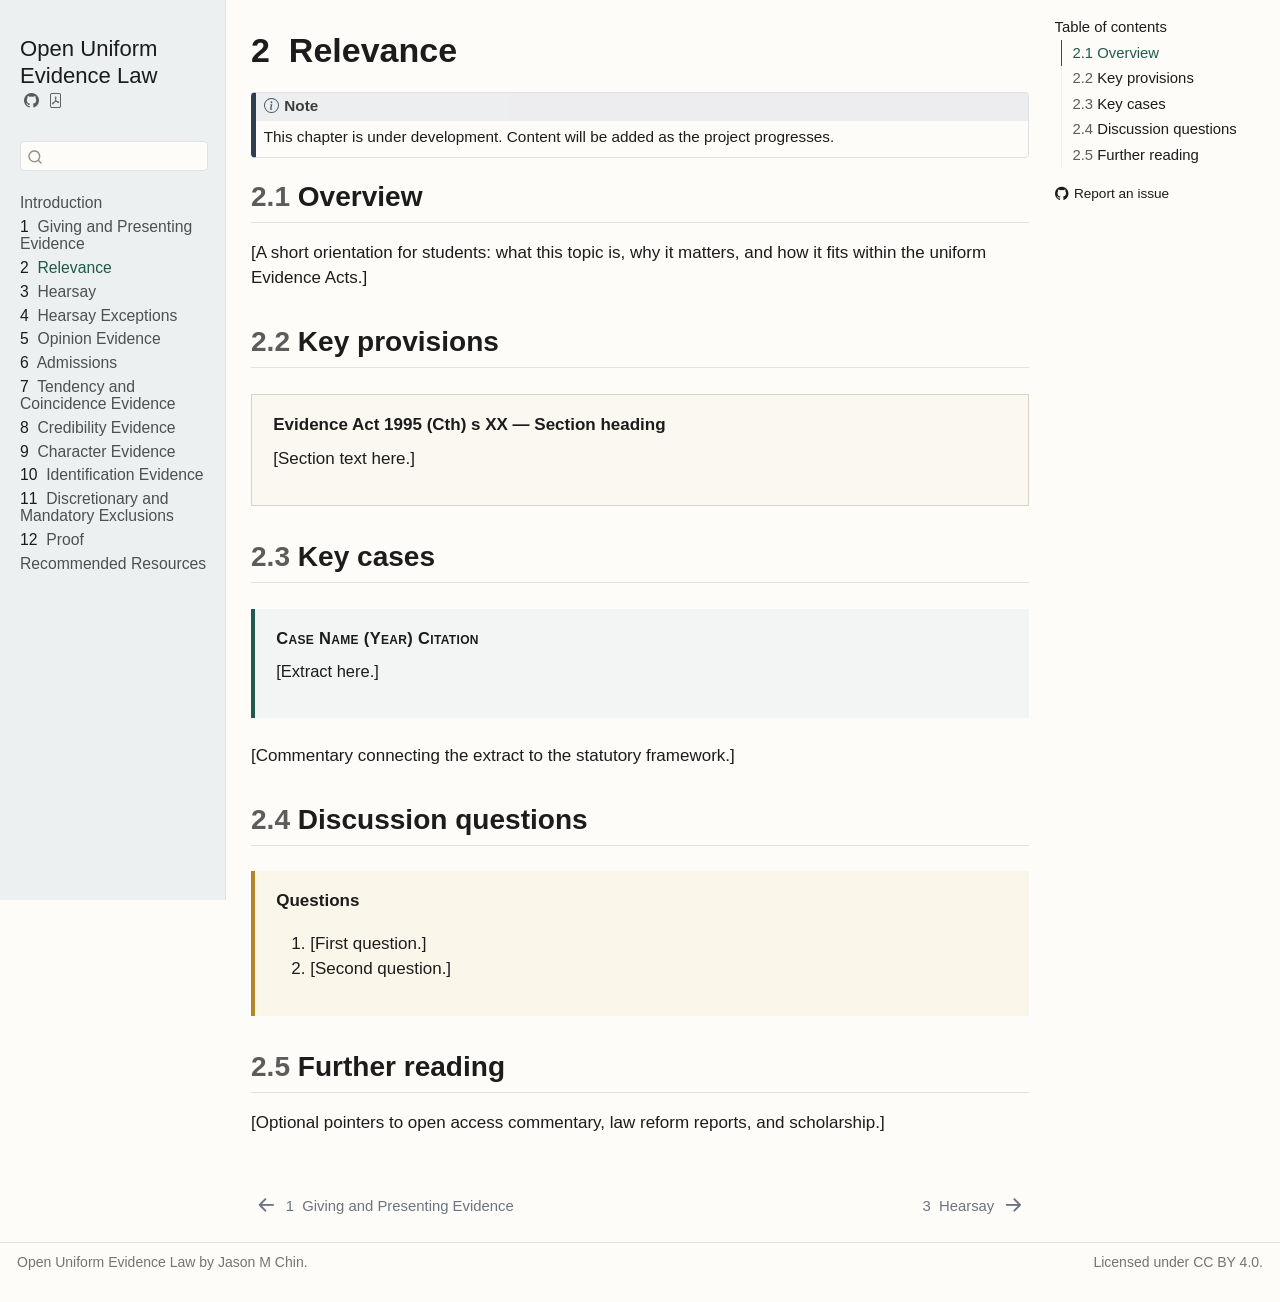
<file: 02-relevance.html>
<!DOCTYPE html>
<html xmlns="http://www.w3.org/1999/xhtml" lang="en" xml:lang="en"><head>

<meta charset="utf-8">
<meta name="generator" content="quarto-1.9.38">

<meta name="viewport" content="width=device-width, initial-scale=1.0, user-scalable=yes">


<title>2&nbsp; Relevance – Open Uniform Evidence Law</title>
<style>
/* Default styles provided by pandoc.
** See https://pandoc.org/MANUAL.html#variables-for-html for config info.
*/
code{white-space: pre-wrap;}
span.smallcaps{font-variant: small-caps;}
div.columns{display: flex; gap: min(4vw, 1.5em);}
div.column{flex: auto; overflow-x: auto;}
div.hanging-indent{margin-left: 1.5em; text-indent: -1.5em;}
ul.task-list{list-style: none;}
ul.task-list li input[type="checkbox"] {
  width: 0.8em;
  margin: 0 0.8em 0.2em -1em; /* quarto-specific, see https://github.com/quarto-dev/quarto-cli/issues/4556 */ 
  vertical-align: middle;
}
</style>


<script src="site_libs/quarto-nav/quarto-nav.js"></script>
<script src="site_libs/quarto-nav/headroom.min.js"></script>
<script src="site_libs/clipboard/clipboard.min.js"></script>
<script src="site_libs/quarto-search/autocomplete.umd.js"></script>
<script src="site_libs/quarto-search/fuse.min.js"></script>
<script src="site_libs/quarto-search/quarto-search.js"></script>
<meta name="quarto:offset" content="./">
<link href="./03-hearsay.html" rel="next">
<link href="./01-giving-and-presenting-evidence.html" rel="prev">
<script src="site_libs/quarto-html/quarto.js" type="module"></script>
<script src="site_libs/quarto-html/tabsets/tabsets.js" type="module"></script>
<script src="site_libs/quarto-html/popper.min.js"></script>
<script src="site_libs/quarto-html/tippy.umd.min.js"></script>
<script src="site_libs/quarto-html/anchor.min.js"></script>
<link href="site_libs/quarto-html/tippy.css" rel="stylesheet">
<link href="site_libs/quarto-html/quarto-syntax-highlighting-15634bcf2e68342d4ad2dfa704d543f6.css" rel="stylesheet" id="quarto-text-highlighting-styles">
<script src="site_libs/bootstrap/bootstrap.min.js"></script>
<link href="site_libs/bootstrap/bootstrap-icons.css" rel="stylesheet">
<link href="site_libs/bootstrap/bootstrap-96fddaa326c054c3f04a97d124d79233.min.css" rel="stylesheet" append-hash="true" id="quarto-bootstrap" data-mode="light">
<script id="quarto-search-options" type="application/json">{
  "location": "sidebar",
  "copy-button": false,
  "collapse-after": 3,
  "panel-placement": "start",
  "type": "textbox",
  "limit": 50,
  "keyboard-shortcut": [
    "f",
    "/",
    "s"
  ],
  "show-item-context": false,
  "language": {
    "search-no-results-text": "No results",
    "search-matching-documents-text": "matching documents",
    "search-copy-link-title": "Copy link to search",
    "search-hide-matches-text": "Hide additional matches",
    "search-more-match-text": "more match in this document",
    "search-more-matches-text": "more matches in this document",
    "search-clear-button-title": "Clear",
    "search-text-placeholder": "",
    "search-detached-cancel-button-title": "Cancel",
    "search-submit-button-title": "Submit",
    "search-label": "Search"
  }
}</script>


</head>

<body class="nav-sidebar docked quarto-light">

<div id="quarto-search-results"></div>
  <header id="quarto-header" class="headroom fixed-top">
  <nav class="quarto-secondary-nav">
    <div class="container-fluid d-flex">
      <button type="button" class="quarto-btn-toggle btn" data-bs-toggle="collapse" role="button" data-bs-target=".quarto-sidebar-collapse-item" aria-controls="quarto-sidebar" aria-expanded="false" aria-label="Toggle sidebar navigation" onclick="if (window.quartoToggleHeadroom) { window.quartoToggleHeadroom(); }">
        <i class="bi bi-layout-text-sidebar-reverse"></i>
      </button>
        <nav class="quarto-page-breadcrumbs" aria-label="breadcrumb"><ol class="breadcrumb"><li class="breadcrumb-item"><a href="./02-relevance.html"><span class="chapter-number">2</span>&nbsp; <span class="chapter-title">Relevance</span></a></li></ol></nav>
        <a class="flex-grow-1" role="navigation" data-bs-toggle="collapse" data-bs-target=".quarto-sidebar-collapse-item" aria-controls="quarto-sidebar" aria-expanded="false" aria-label="Toggle sidebar navigation" onclick="if (window.quartoToggleHeadroom) { window.quartoToggleHeadroom(); }">      
        </a>
      <button type="button" class="btn quarto-search-button" aria-label="Search" onclick="window.quartoOpenSearch();">
        <i class="bi bi-search"></i>
      </button>
    </div>
  </nav>
</header>
<!-- content -->
<div id="quarto-content" class="quarto-container page-columns page-rows-contents page-layout-article">
<!-- sidebar -->
  <nav id="quarto-sidebar" class="sidebar collapse collapse-horizontal quarto-sidebar-collapse-item sidebar-navigation docked overflow-auto">
    <div class="pt-lg-2 mt-2 text-left sidebar-header">
    <div class="sidebar-title mb-0 py-0">
      <a href="./">Open Uniform Evidence Law</a> 
        <div class="sidebar-tools-main">
    <a href="https://github.com/jasonmchin/OpenUEL" title="Source Code" class="quarto-navigation-tool px-1" aria-label="Source Code"><i class="bi bi-github"></i></a>
    <a href="./Open-Uniform-Evidence-Law.pdf" title="Download PDF" class="quarto-navigation-tool px-1" aria-label="Download PDF"><i class="bi bi-file-pdf"></i></a>
</div>
    </div>
      </div>
        <div class="mt-2 flex-shrink-0 align-items-center">
        <div class="sidebar-search">
        <div id="quarto-search" class="" title="Search"></div>
        </div>
        </div>
    <div class="sidebar-menu-container"> 
    <ul class="list-unstyled mt-1">
        <li class="sidebar-item">
  <div class="sidebar-item-container"> 
  <a href="./index.html" class="sidebar-item-text sidebar-link">
 <span class="menu-text">Introduction</span></a>
  </div>
</li>
        <li class="sidebar-item">
  <div class="sidebar-item-container"> 
  <a href="./01-giving-and-presenting-evidence.html" class="sidebar-item-text sidebar-link">
 <span class="menu-text"><span class="chapter-number">1</span>&nbsp; <span class="chapter-title">Giving and Presenting Evidence</span></span></a>
  </div>
</li>
        <li class="sidebar-item">
  <div class="sidebar-item-container"> 
  <a href="./02-relevance.html" class="sidebar-item-text sidebar-link active">
 <span class="menu-text"><span class="chapter-number">2</span>&nbsp; <span class="chapter-title">Relevance</span></span></a>
  </div>
</li>
        <li class="sidebar-item">
  <div class="sidebar-item-container"> 
  <a href="./03-hearsay.html" class="sidebar-item-text sidebar-link">
 <span class="menu-text"><span class="chapter-number">3</span>&nbsp; <span class="chapter-title">Hearsay</span></span></a>
  </div>
</li>
        <li class="sidebar-item">
  <div class="sidebar-item-container"> 
  <a href="./04-hearsay-exceptions.html" class="sidebar-item-text sidebar-link">
 <span class="menu-text"><span class="chapter-number">4</span>&nbsp; <span class="chapter-title">Hearsay Exceptions</span></span></a>
  </div>
</li>
        <li class="sidebar-item">
  <div class="sidebar-item-container"> 
  <a href="./05-opinion-evidence.html" class="sidebar-item-text sidebar-link">
 <span class="menu-text"><span class="chapter-number">5</span>&nbsp; <span class="chapter-title">Opinion Evidence</span></span></a>
  </div>
</li>
        <li class="sidebar-item">
  <div class="sidebar-item-container"> 
  <a href="./06-admissions.html" class="sidebar-item-text sidebar-link">
 <span class="menu-text"><span class="chapter-number">6</span>&nbsp; <span class="chapter-title">Admissions</span></span></a>
  </div>
</li>
        <li class="sidebar-item">
  <div class="sidebar-item-container"> 
  <a href="./07-tendency-and-coincidence.html" class="sidebar-item-text sidebar-link">
 <span class="menu-text"><span class="chapter-number">7</span>&nbsp; <span class="chapter-title">Tendency and Coincidence Evidence</span></span></a>
  </div>
</li>
        <li class="sidebar-item">
  <div class="sidebar-item-container"> 
  <a href="./08-credibility-evidence.html" class="sidebar-item-text sidebar-link">
 <span class="menu-text"><span class="chapter-number">8</span>&nbsp; <span class="chapter-title">Credibility Evidence</span></span></a>
  </div>
</li>
        <li class="sidebar-item">
  <div class="sidebar-item-container"> 
  <a href="./09-character-evidence.html" class="sidebar-item-text sidebar-link">
 <span class="menu-text"><span class="chapter-number">9</span>&nbsp; <span class="chapter-title">Character Evidence</span></span></a>
  </div>
</li>
        <li class="sidebar-item">
  <div class="sidebar-item-container"> 
  <a href="./10-identification-evidence.html" class="sidebar-item-text sidebar-link">
 <span class="menu-text"><span class="chapter-number">10</span>&nbsp; <span class="chapter-title">Identification Evidence</span></span></a>
  </div>
</li>
        <li class="sidebar-item">
  <div class="sidebar-item-container"> 
  <a href="./11-discretionary-and-mandatory-exclusions.html" class="sidebar-item-text sidebar-link">
 <span class="menu-text"><span class="chapter-number">11</span>&nbsp; <span class="chapter-title">Discretionary and Mandatory Exclusions</span></span></a>
  </div>
</li>
        <li class="sidebar-item">
  <div class="sidebar-item-container"> 
  <a href="./12-proof.html" class="sidebar-item-text sidebar-link">
 <span class="menu-text"><span class="chapter-number">12</span>&nbsp; <span class="chapter-title">Proof</span></span></a>
  </div>
</li>
        <li class="sidebar-item">
  <div class="sidebar-item-container"> 
  <a href="./13-recommended-resources.html" class="sidebar-item-text sidebar-link">
 <span class="menu-text">Recommended Resources</span></a>
  </div>
</li>
    </ul>
    </div>
</nav>
<div id="quarto-sidebar-glass" class="quarto-sidebar-collapse-item" data-bs-toggle="collapse" data-bs-target=".quarto-sidebar-collapse-item"></div>
<!-- margin-sidebar -->
    <div id="quarto-margin-sidebar" class="sidebar margin-sidebar">
        <nav id="TOC" role="doc-toc" class="toc-active">
    <h2 id="toc-title">Table of contents</h2>
   
  <ul>
  <li><a href="#overview" id="toc-overview" class="nav-link active" data-scroll-target="#overview"><span class="header-section-number">2.1</span> Overview</a></li>
  <li><a href="#key-provisions" id="toc-key-provisions" class="nav-link" data-scroll-target="#key-provisions"><span class="header-section-number">2.2</span> Key provisions</a></li>
  <li><a href="#key-cases" id="toc-key-cases" class="nav-link" data-scroll-target="#key-cases"><span class="header-section-number">2.3</span> Key cases</a></li>
  <li><a href="#discussion-questions" id="toc-discussion-questions" class="nav-link" data-scroll-target="#discussion-questions"><span class="header-section-number">2.4</span> Discussion questions</a></li>
  <li><a href="#further-reading" id="toc-further-reading" class="nav-link" data-scroll-target="#further-reading"><span class="header-section-number">2.5</span> Further reading</a></li>
  </ul>
<div class="toc-actions"><ul><li><a href="https://github.com/jasonmchin/OpenUEL/issues/new" class="toc-action"><i class="bi bi-github"></i>Report an issue</a></li></ul></div></nav>
    </div>
<!-- main -->
<main class="content" id="quarto-document-content">

<header id="title-block-header" class="quarto-title-block default">
<div class="quarto-title">
<h1 class="title"><span class="chapter-number">2</span>&nbsp; <span class="chapter-title">Relevance</span></h1>
</div>



<div class="quarto-title-meta">

    
  
    
  </div>
  


</header>


<div class="callout callout-style-default callout-note callout-titled">
<div class="callout-header d-flex align-content-center">
<div class="callout-icon-container">
<i class="callout-icon"></i>
</div>
<div class="callout-title-container flex-fill">
Note
</div>
</div>
<div class="callout-body-container callout-body">
<p>This chapter is under development. Content will be added as the project progresses.</p>
</div>
</div>
<section id="overview" class="level2" data-number="2.1">
<h2 data-number="2.1" class="anchored" data-anchor-id="overview"><span class="header-section-number">2.1</span> Overview</h2>
<p>[A short orientation for students: what this topic is, why it matters, and how it fits within the uniform Evidence Acts.]</p>
</section>
<section id="key-provisions" class="level2" data-number="2.2">
<h2 data-number="2.2" class="anchored" data-anchor-id="key-provisions"><span class="header-section-number">2.2</span> Key provisions</h2>
<div class="statute">
<p><span class="statute-heading"><strong>Evidence Act 1995 (Cth) s XX — Section heading</strong></span> [Section text here.]</p>
</div>
</section>
<section id="key-cases" class="level2" data-number="2.3">
<h2 data-number="2.3" class="anchored" data-anchor-id="key-cases"><span class="header-section-number">2.3</span> Key cases</h2>
<div class="case-extract">
<p><span class="case-citation"><strong>Case Name</strong> (Year) Citation</span> [Extract here.]</p>
</div>
<p>[Commentary connecting the extract to the statutory framework.]</p>
</section>
<section id="discussion-questions" class="level2" data-number="2.4">
<h2 data-number="2.4" class="anchored" data-anchor-id="discussion-questions"><span class="header-section-number">2.4</span> Discussion questions</h2>
<div class="questions">
<p><strong>Questions</strong></p>
<ol type="1">
<li>[First question.]</li>
<li>[Second question.]</li>
</ol>
</div>
</section>
<section id="further-reading" class="level2" data-number="2.5">
<h2 data-number="2.5" class="anchored" data-anchor-id="further-reading"><span class="header-section-number">2.5</span> Further reading</h2>
<p>[Optional pointers to open access commentary, law reform reports, and scholarship.]</p>


</section>

</main> <!-- /main -->
<script id="quarto-html-after-body" type="application/javascript">
  window.document.addEventListener("DOMContentLoaded", function (event) {
    const icon = "";
    const anchorJS = new window.AnchorJS();
    anchorJS.options = {
      placement: 'right',
      icon: icon
    };
    anchorJS.add('.anchored');
    const isCodeAnnotation = (el) => {
      for (const clz of el.classList) {
        if (clz.startsWith('code-annotation-')) {                     
          return true;
        }
      }
      return false;
    }
    const onCopySuccess = function(e) {
      // button target
      const button = e.trigger;
      // don't keep focus
      button.blur();
      // flash "checked"
      button.classList.add('code-copy-button-checked');
      var currentTitle = button.getAttribute("title");
      button.setAttribute("title", "Copied!");
      let tooltip;
      if (window.bootstrap) {
        button.setAttribute("data-bs-toggle", "tooltip");
        button.setAttribute("data-bs-placement", "left");
        button.setAttribute("data-bs-title", "Copied!");
        tooltip = new bootstrap.Tooltip(button, 
          { trigger: "manual", 
            customClass: "code-copy-button-tooltip",
            offset: [0, -8]});
        tooltip.show();    
      }
      setTimeout(function() {
        if (tooltip) {
          tooltip.hide();
          button.removeAttribute("data-bs-title");
          button.removeAttribute("data-bs-toggle");
          button.removeAttribute("data-bs-placement");
        }
        button.setAttribute("title", currentTitle);
        button.classList.remove('code-copy-button-checked');
      }, 1000);
      // clear code selection
      e.clearSelection();
    }
    const getTextToCopy = function(trigger) {
      const outerScaffold = trigger.parentElement.cloneNode(true);
      const codeEl = outerScaffold.querySelector('code');
      for (const childEl of codeEl.children) {
        if (isCodeAnnotation(childEl)) {
          childEl.remove();
        }
      }
      return codeEl.innerText;
    }
    const clipboard = new window.ClipboardJS('.code-copy-button:not([data-in-quarto-modal])', {
      text: getTextToCopy
    });
    clipboard.on('success', onCopySuccess);
    if (window.document.getElementById('quarto-embedded-source-code-modal')) {
      const clipboardModal = new window.ClipboardJS('.code-copy-button[data-in-quarto-modal]', {
        text: getTextToCopy,
        container: window.document.getElementById('quarto-embedded-source-code-modal')
      });
      clipboardModal.on('success', onCopySuccess);
    }
      var localhostRegex = new RegExp(/^(?:http|https):\/\/localhost\:?[0-9]*\//);
      var mailtoRegex = new RegExp(/^mailto:/);
        var filterRegex = new RegExp("https:\/\/jasonmchin\.github\.io\/OpenUEL\/");
      var isInternal = (href) => {
          return filterRegex.test(href) || localhostRegex.test(href) || mailtoRegex.test(href);
      }
      // Inspect non-navigation links and adorn them if external
     var links = window.document.querySelectorAll('a[href]:not(.nav-link):not(.navbar-brand):not(.toc-action):not(.sidebar-link):not(.sidebar-item-toggle):not(.pagination-link):not(.no-external):not([aria-hidden]):not(.dropdown-item):not(.quarto-navigation-tool):not(.about-link)');
      for (var i=0; i<links.length; i++) {
        const link = links[i];
        if (!isInternal(link.href)) {
          // undo the damage that might have been done by quarto-nav.js in the case of
          // links that we want to consider external
          if (link.dataset.originalHref !== undefined) {
            link.href = link.dataset.originalHref;
          }
            // target, if specified
            link.setAttribute("target", "_blank");
            if (link.getAttribute("rel") === null) {
              link.setAttribute("rel", "noopener");
            }
        }
      }
    function tippyHover(el, contentFn, onTriggerFn, onUntriggerFn) {
      const config = {
        allowHTML: true,
        maxWidth: 500,
        delay: 100,
        arrow: false,
        appendTo: function(el) {
            return el.parentElement;
        },
        interactive: true,
        interactiveBorder: 10,
        theme: 'quarto',
        placement: 'bottom-start',
      };
      if (contentFn) {
        config.content = contentFn;
      }
      if (onTriggerFn) {
        config.onTrigger = onTriggerFn;
      }
      if (onUntriggerFn) {
        config.onUntrigger = onUntriggerFn;
      }
      window.tippy(el, config); 
    }
    const noterefs = window.document.querySelectorAll('a[role="doc-noteref"]');
    for (var i=0; i<noterefs.length; i++) {
      const ref = noterefs[i];
      tippyHover(ref, function() {
        // use id or data attribute instead here
        let href = ref.getAttribute('data-footnote-href') || ref.getAttribute('href');
        try { href = new URL(href).hash; } catch {}
        const id = href.replace(/^#\/?/, "");
        const note = window.document.getElementById(id);
        if (note) {
          return note.innerHTML;
        } else {
          return "";
        }
      });
    }
    const xrefs = window.document.querySelectorAll('a.quarto-xref');
    const processXRef = (id, note) => {
      // Strip column container classes
      const stripColumnClz = (el) => {
        el.classList.remove("page-full", "page-columns");
        if (el.children) {
          for (const child of el.children) {
            stripColumnClz(child);
          }
        }
      }
      stripColumnClz(note)
      if (id === null || id.startsWith('sec-')) {
        // Special case sections, only their first couple elements
        const container = document.createElement("div");
        if (note.children && note.children.length > 2) {
          container.appendChild(note.children[0].cloneNode(true));
          for (let i = 1; i < note.children.length; i++) {
            const child = note.children[i];
            if (child.tagName === "P" && child.innerText === "") {
              continue;
            } else {
              container.appendChild(child.cloneNode(true));
              break;
            }
          }
          if (window.Quarto?.typesetMath) {
            window.Quarto.typesetMath(container);
          }
          return container.innerHTML
        } else {
          if (window.Quarto?.typesetMath) {
            window.Quarto.typesetMath(note);
          }
          return note.innerHTML;
        }
      } else {
        // Remove any anchor links if they are present
        const anchorLink = note.querySelector('a.anchorjs-link');
        if (anchorLink) {
          anchorLink.remove();
        }
        if (window.Quarto?.typesetMath) {
          window.Quarto.typesetMath(note);
        }
        if (note.classList.contains("callout")) {
          return note.outerHTML;
        } else {
          return note.innerHTML;
        }
      }
    }
    for (var i=0; i<xrefs.length; i++) {
      const xref = xrefs[i];
      tippyHover(xref, undefined, function(instance) {
        instance.disable();
        let url = xref.getAttribute('href');
        let hash = undefined; 
        if (url.startsWith('#')) {
          hash = url;
        } else {
          try { hash = new URL(url).hash; } catch {}
        }
        if (hash) {
          const id = hash.replace(/^#\/?/, "");
          const note = window.document.getElementById(id);
          if (note !== null) {
            try {
              const html = processXRef(id, note.cloneNode(true));
              instance.setContent(html);
            } finally {
              instance.enable();
              instance.show();
            }
          } else {
            // See if we can fetch this
            fetch(url.split('#')[0])
            .then(res => res.text())
            .then(html => {
              const parser = new DOMParser();
              const htmlDoc = parser.parseFromString(html, "text/html");
              const note = htmlDoc.getElementById(id);
              if (note !== null) {
                const html = processXRef(id, note);
                instance.setContent(html);
              } 
            }).finally(() => {
              instance.enable();
              instance.show();
            });
          }
        } else {
          // See if we can fetch a full url (with no hash to target)
          // This is a special case and we should probably do some content thinning / targeting
          fetch(url)
          .then(res => res.text())
          .then(html => {
            const parser = new DOMParser();
            const htmlDoc = parser.parseFromString(html, "text/html");
            const note = htmlDoc.querySelector('main.content');
            if (note !== null) {
              // This should only happen for chapter cross references
              // (since there is no id in the URL)
              // remove the first header
              if (note.children.length > 0 && note.children[0].tagName === "HEADER") {
                note.children[0].remove();
              }
              const html = processXRef(null, note);
              instance.setContent(html);
            } 
          }).finally(() => {
            instance.enable();
            instance.show();
          });
        }
      }, function(instance) {
      });
    }
        let selectedAnnoteEl;
        const selectorForAnnotation = ( cell, annotation) => {
          let cellAttr = 'data-code-cell="' + cell + '"';
          let lineAttr = 'data-code-annotation="' +  annotation + '"';
          const selector = 'span[' + cellAttr + '][' + lineAttr + ']';
          return selector;
        }
        const selectCodeLines = (annoteEl) => {
          const doc = window.document;
          const targetCell = annoteEl.getAttribute("data-target-cell");
          const targetAnnotation = annoteEl.getAttribute("data-target-annotation");
          const annoteSpan = window.document.querySelector(selectorForAnnotation(targetCell, targetAnnotation));
          const lines = annoteSpan.getAttribute("data-code-lines").split(",");
          const lineIds = lines.map((line) => {
            return targetCell + "-" + line;
          })
          let top = null;
          let height = null;
          let parent = null;
          if (lineIds.length > 0) {
              //compute the position of the single el (top and bottom and make a div)
              const el = window.document.getElementById(lineIds[0]);
              top = el.offsetTop;
              height = el.offsetHeight;
              parent = el.parentElement.parentElement;
            if (lineIds.length > 1) {
              const lastEl = window.document.getElementById(lineIds[lineIds.length - 1]);
              const bottom = lastEl.offsetTop + lastEl.offsetHeight;
              height = bottom - top;
            }
            if (top !== null && height !== null && parent !== null) {
              // cook up a div (if necessary) and position it 
              let div = window.document.getElementById("code-annotation-line-highlight");
              if (div === null) {
                div = window.document.createElement("div");
                div.setAttribute("id", "code-annotation-line-highlight");
                div.style.position = 'absolute';
                parent.appendChild(div);
              }
              div.style.top = top - 2 + "px";
              div.style.height = height + 4 + "px";
              div.style.left = 0;
              let gutterDiv = window.document.getElementById("code-annotation-line-highlight-gutter");
              if (gutterDiv === null) {
                gutterDiv = window.document.createElement("div");
                gutterDiv.setAttribute("id", "code-annotation-line-highlight-gutter");
                gutterDiv.style.position = 'absolute';
                const codeCell = window.document.getElementById(targetCell);
                const gutter = codeCell.querySelector('.code-annotation-gutter');
                gutter.appendChild(gutterDiv);
              }
              gutterDiv.style.top = top - 2 + "px";
              gutterDiv.style.height = height + 4 + "px";
            }
            selectedAnnoteEl = annoteEl;
          }
        };
        const unselectCodeLines = () => {
          const elementsIds = ["code-annotation-line-highlight", "code-annotation-line-highlight-gutter"];
          elementsIds.forEach((elId) => {
            const div = window.document.getElementById(elId);
            if (div) {
              div.remove();
            }
          });
          selectedAnnoteEl = undefined;
        };
          // Handle positioning of the toggle
      window.addEventListener(
        "resize",
        throttle(() => {
          elRect = undefined;
          if (selectedAnnoteEl) {
            selectCodeLines(selectedAnnoteEl);
          }
        }, 10)
      );
      function throttle(fn, ms) {
      let throttle = false;
      let timer;
        return (...args) => {
          if(!throttle) { // first call gets through
              fn.apply(this, args);
              throttle = true;
          } else { // all the others get throttled
              if(timer) clearTimeout(timer); // cancel #2
              timer = setTimeout(() => {
                fn.apply(this, args);
                timer = throttle = false;
              }, ms);
          }
        };
      }
        // Attach click handler to the DT
        const annoteDls = window.document.querySelectorAll('dt[data-target-cell]');
        for (const annoteDlNode of annoteDls) {
          annoteDlNode.addEventListener('click', (event) => {
            const clickedEl = event.target;
            if (clickedEl !== selectedAnnoteEl) {
              unselectCodeLines();
              const activeEl = window.document.querySelector('dt[data-target-cell].code-annotation-active');
              if (activeEl) {
                activeEl.classList.remove('code-annotation-active');
              }
              selectCodeLines(clickedEl);
              clickedEl.classList.add('code-annotation-active');
            } else {
              // Unselect the line
              unselectCodeLines();
              clickedEl.classList.remove('code-annotation-active');
            }
          });
        }
    const findCites = (el) => {
      const parentEl = el.parentElement;
      if (parentEl) {
        const cites = parentEl.dataset.cites;
        if (cites) {
          return {
            el,
            cites: cites.split(' ')
          };
        } else {
          return findCites(el.parentElement)
        }
      } else {
        return undefined;
      }
    };
    var bibliorefs = window.document.querySelectorAll('a[role="doc-biblioref"]');
    for (var i=0; i<bibliorefs.length; i++) {
      const ref = bibliorefs[i];
      const citeInfo = findCites(ref);
      if (citeInfo) {
        tippyHover(citeInfo.el, function() {
          var popup = window.document.createElement('div');
          citeInfo.cites.forEach(function(cite) {
            var citeDiv = window.document.createElement('div');
            citeDiv.classList.add('hanging-indent');
            citeDiv.classList.add('csl-entry');
            var biblioDiv = window.document.getElementById('ref-' + cite);
            if (biblioDiv) {
              citeDiv.innerHTML = biblioDiv.innerHTML;
            }
            popup.appendChild(citeDiv);
          });
          return popup.innerHTML;
        });
      }
    }
  });
  </script>
<nav class="page-navigation">
  <div class="nav-page nav-page-previous">
      <a href="./01-giving-and-presenting-evidence.html" class="pagination-link" aria-label="Giving and Presenting Evidence">
        <i class="bi bi-arrow-left-short"></i> <span class="nav-page-text"><span class="chapter-number">1</span>&nbsp; <span class="chapter-title">Giving and Presenting Evidence</span></span>
      </a>          
  </div>
  <div class="nav-page nav-page-next">
      <a href="./03-hearsay.html" class="pagination-link" aria-label="Hearsay">
        <span class="nav-page-text"><span class="chapter-number">3</span>&nbsp; <span class="chapter-title">Hearsay</span></span> <i class="bi bi-arrow-right-short"></i>
      </a>
  </div>
</nav>
</div> <!-- /content -->
<footer class="footer">
  <div class="nav-footer">
    <div class="nav-footer-left">
<p>Open Uniform Evidence Law by Jason M Chin.</p>
</div>   
    <div class="nav-footer-center">
      &nbsp;
    <div class="toc-actions d-sm-block d-md-none"><ul><li><a href="https://github.com/jasonmchin/OpenUEL/issues/new" class="toc-action"><i class="bi bi-github"></i>Report an issue</a></li></ul></div></div>
    <div class="nav-footer-right">
<p>Licensed under CC BY 4.0.</p>
</div>
  </div>
</footer>




</body></html>
</file>
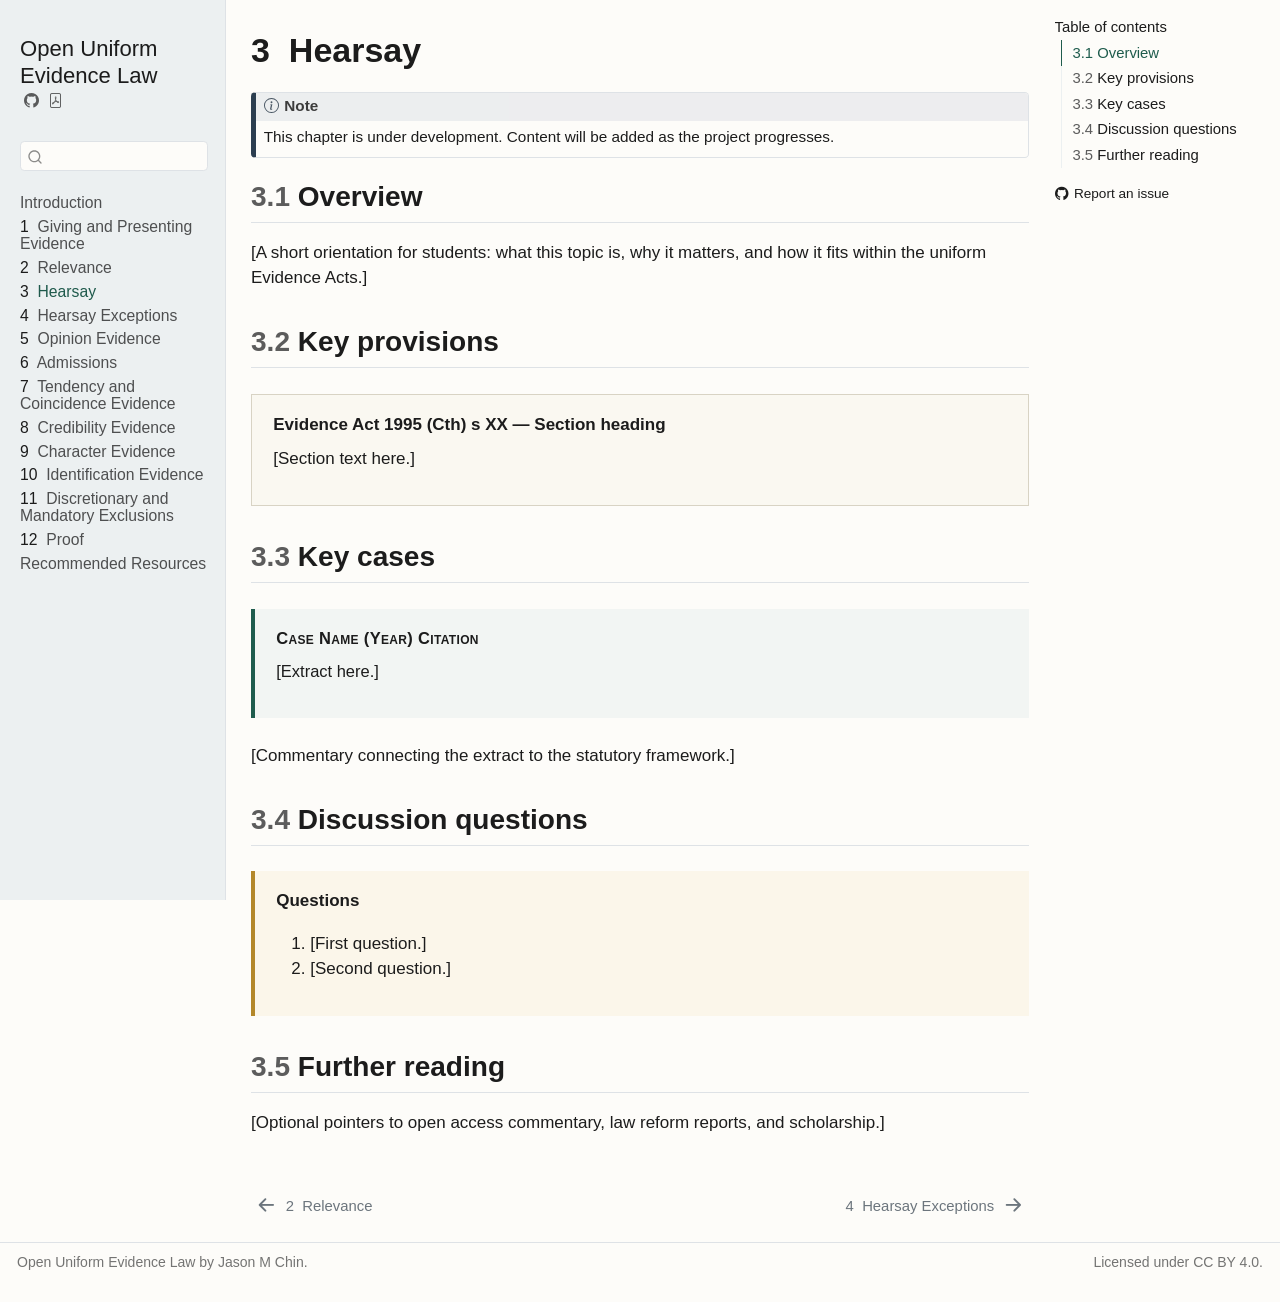
<file: 03-hearsay.html>
<!DOCTYPE html>
<html xmlns="http://www.w3.org/1999/xhtml" lang="en" xml:lang="en"><head>

<meta charset="utf-8">
<meta name="generator" content="quarto-1.9.38">

<meta name="viewport" content="width=device-width, initial-scale=1.0, user-scalable=yes">


<title>3&nbsp; Hearsay – Open Uniform Evidence Law</title>
<style>
/* Default styles provided by pandoc.
** See https://pandoc.org/MANUAL.html#variables-for-html for config info.
*/
code{white-space: pre-wrap;}
span.smallcaps{font-variant: small-caps;}
div.columns{display: flex; gap: min(4vw, 1.5em);}
div.column{flex: auto; overflow-x: auto;}
div.hanging-indent{margin-left: 1.5em; text-indent: -1.5em;}
ul.task-list{list-style: none;}
ul.task-list li input[type="checkbox"] {
  width: 0.8em;
  margin: 0 0.8em 0.2em -1em; /* quarto-specific, see https://github.com/quarto-dev/quarto-cli/issues/4556 */ 
  vertical-align: middle;
}
</style>


<script src="site_libs/quarto-nav/quarto-nav.js"></script>
<script src="site_libs/quarto-nav/headroom.min.js"></script>
<script src="site_libs/clipboard/clipboard.min.js"></script>
<script src="site_libs/quarto-search/autocomplete.umd.js"></script>
<script src="site_libs/quarto-search/fuse.min.js"></script>
<script src="site_libs/quarto-search/quarto-search.js"></script>
<meta name="quarto:offset" content="./">
<link href="./04-hearsay-exceptions.html" rel="next">
<link href="./02-relevance.html" rel="prev">
<script src="site_libs/quarto-html/quarto.js" type="module"></script>
<script src="site_libs/quarto-html/tabsets/tabsets.js" type="module"></script>
<script src="site_libs/quarto-html/popper.min.js"></script>
<script src="site_libs/quarto-html/tippy.umd.min.js"></script>
<script src="site_libs/quarto-html/anchor.min.js"></script>
<link href="site_libs/quarto-html/tippy.css" rel="stylesheet">
<link href="site_libs/quarto-html/quarto-syntax-highlighting-15634bcf2e68342d4ad2dfa704d543f6.css" rel="stylesheet" id="quarto-text-highlighting-styles">
<script src="site_libs/bootstrap/bootstrap.min.js"></script>
<link href="site_libs/bootstrap/bootstrap-icons.css" rel="stylesheet">
<link href="site_libs/bootstrap/bootstrap-96fddaa326c054c3f04a97d124d79233.min.css" rel="stylesheet" append-hash="true" id="quarto-bootstrap" data-mode="light">
<script id="quarto-search-options" type="application/json">{
  "location": "sidebar",
  "copy-button": false,
  "collapse-after": 3,
  "panel-placement": "start",
  "type": "textbox",
  "limit": 50,
  "keyboard-shortcut": [
    "f",
    "/",
    "s"
  ],
  "show-item-context": false,
  "language": {
    "search-no-results-text": "No results",
    "search-matching-documents-text": "matching documents",
    "search-copy-link-title": "Copy link to search",
    "search-hide-matches-text": "Hide additional matches",
    "search-more-match-text": "more match in this document",
    "search-more-matches-text": "more matches in this document",
    "search-clear-button-title": "Clear",
    "search-text-placeholder": "",
    "search-detached-cancel-button-title": "Cancel",
    "search-submit-button-title": "Submit",
    "search-label": "Search"
  }
}</script>


</head>

<body class="nav-sidebar docked quarto-light">

<div id="quarto-search-results"></div>
  <header id="quarto-header" class="headroom fixed-top">
  <nav class="quarto-secondary-nav">
    <div class="container-fluid d-flex">
      <button type="button" class="quarto-btn-toggle btn" data-bs-toggle="collapse" role="button" data-bs-target=".quarto-sidebar-collapse-item" aria-controls="quarto-sidebar" aria-expanded="false" aria-label="Toggle sidebar navigation" onclick="if (window.quartoToggleHeadroom) { window.quartoToggleHeadroom(); }">
        <i class="bi bi-layout-text-sidebar-reverse"></i>
      </button>
        <nav class="quarto-page-breadcrumbs" aria-label="breadcrumb"><ol class="breadcrumb"><li class="breadcrumb-item"><a href="./03-hearsay.html"><span class="chapter-number">3</span>&nbsp; <span class="chapter-title">Hearsay</span></a></li></ol></nav>
        <a class="flex-grow-1" role="navigation" data-bs-toggle="collapse" data-bs-target=".quarto-sidebar-collapse-item" aria-controls="quarto-sidebar" aria-expanded="false" aria-label="Toggle sidebar navigation" onclick="if (window.quartoToggleHeadroom) { window.quartoToggleHeadroom(); }">      
        </a>
      <button type="button" class="btn quarto-search-button" aria-label="Search" onclick="window.quartoOpenSearch();">
        <i class="bi bi-search"></i>
      </button>
    </div>
  </nav>
</header>
<!-- content -->
<div id="quarto-content" class="quarto-container page-columns page-rows-contents page-layout-article">
<!-- sidebar -->
  <nav id="quarto-sidebar" class="sidebar collapse collapse-horizontal quarto-sidebar-collapse-item sidebar-navigation docked overflow-auto">
    <div class="pt-lg-2 mt-2 text-left sidebar-header">
    <div class="sidebar-title mb-0 py-0">
      <a href="./">Open Uniform Evidence Law</a> 
        <div class="sidebar-tools-main">
    <a href="https://github.com/jasonmchin/OpenUEL" title="Source Code" class="quarto-navigation-tool px-1" aria-label="Source Code"><i class="bi bi-github"></i></a>
    <a href="./Open-Uniform-Evidence-Law.pdf" title="Download PDF" class="quarto-navigation-tool px-1" aria-label="Download PDF"><i class="bi bi-file-pdf"></i></a>
</div>
    </div>
      </div>
        <div class="mt-2 flex-shrink-0 align-items-center">
        <div class="sidebar-search">
        <div id="quarto-search" class="" title="Search"></div>
        </div>
        </div>
    <div class="sidebar-menu-container"> 
    <ul class="list-unstyled mt-1">
        <li class="sidebar-item">
  <div class="sidebar-item-container"> 
  <a href="./index.html" class="sidebar-item-text sidebar-link">
 <span class="menu-text">Introduction</span></a>
  </div>
</li>
        <li class="sidebar-item">
  <div class="sidebar-item-container"> 
  <a href="./01-giving-and-presenting-evidence.html" class="sidebar-item-text sidebar-link">
 <span class="menu-text"><span class="chapter-number">1</span>&nbsp; <span class="chapter-title">Giving and Presenting Evidence</span></span></a>
  </div>
</li>
        <li class="sidebar-item">
  <div class="sidebar-item-container"> 
  <a href="./02-relevance.html" class="sidebar-item-text sidebar-link">
 <span class="menu-text"><span class="chapter-number">2</span>&nbsp; <span class="chapter-title">Relevance</span></span></a>
  </div>
</li>
        <li class="sidebar-item">
  <div class="sidebar-item-container"> 
  <a href="./03-hearsay.html" class="sidebar-item-text sidebar-link active">
 <span class="menu-text"><span class="chapter-number">3</span>&nbsp; <span class="chapter-title">Hearsay</span></span></a>
  </div>
</li>
        <li class="sidebar-item">
  <div class="sidebar-item-container"> 
  <a href="./04-hearsay-exceptions.html" class="sidebar-item-text sidebar-link">
 <span class="menu-text"><span class="chapter-number">4</span>&nbsp; <span class="chapter-title">Hearsay Exceptions</span></span></a>
  </div>
</li>
        <li class="sidebar-item">
  <div class="sidebar-item-container"> 
  <a href="./05-opinion-evidence.html" class="sidebar-item-text sidebar-link">
 <span class="menu-text"><span class="chapter-number">5</span>&nbsp; <span class="chapter-title">Opinion Evidence</span></span></a>
  </div>
</li>
        <li class="sidebar-item">
  <div class="sidebar-item-container"> 
  <a href="./06-admissions.html" class="sidebar-item-text sidebar-link">
 <span class="menu-text"><span class="chapter-number">6</span>&nbsp; <span class="chapter-title">Admissions</span></span></a>
  </div>
</li>
        <li class="sidebar-item">
  <div class="sidebar-item-container"> 
  <a href="./07-tendency-and-coincidence.html" class="sidebar-item-text sidebar-link">
 <span class="menu-text"><span class="chapter-number">7</span>&nbsp; <span class="chapter-title">Tendency and Coincidence Evidence</span></span></a>
  </div>
</li>
        <li class="sidebar-item">
  <div class="sidebar-item-container"> 
  <a href="./08-credibility-evidence.html" class="sidebar-item-text sidebar-link">
 <span class="menu-text"><span class="chapter-number">8</span>&nbsp; <span class="chapter-title">Credibility Evidence</span></span></a>
  </div>
</li>
        <li class="sidebar-item">
  <div class="sidebar-item-container"> 
  <a href="./09-character-evidence.html" class="sidebar-item-text sidebar-link">
 <span class="menu-text"><span class="chapter-number">9</span>&nbsp; <span class="chapter-title">Character Evidence</span></span></a>
  </div>
</li>
        <li class="sidebar-item">
  <div class="sidebar-item-container"> 
  <a href="./10-identification-evidence.html" class="sidebar-item-text sidebar-link">
 <span class="menu-text"><span class="chapter-number">10</span>&nbsp; <span class="chapter-title">Identification Evidence</span></span></a>
  </div>
</li>
        <li class="sidebar-item">
  <div class="sidebar-item-container"> 
  <a href="./11-discretionary-and-mandatory-exclusions.html" class="sidebar-item-text sidebar-link">
 <span class="menu-text"><span class="chapter-number">11</span>&nbsp; <span class="chapter-title">Discretionary and Mandatory Exclusions</span></span></a>
  </div>
</li>
        <li class="sidebar-item">
  <div class="sidebar-item-container"> 
  <a href="./12-proof.html" class="sidebar-item-text sidebar-link">
 <span class="menu-text"><span class="chapter-number">12</span>&nbsp; <span class="chapter-title">Proof</span></span></a>
  </div>
</li>
        <li class="sidebar-item">
  <div class="sidebar-item-container"> 
  <a href="./13-recommended-resources.html" class="sidebar-item-text sidebar-link">
 <span class="menu-text">Recommended Resources</span></a>
  </div>
</li>
    </ul>
    </div>
</nav>
<div id="quarto-sidebar-glass" class="quarto-sidebar-collapse-item" data-bs-toggle="collapse" data-bs-target=".quarto-sidebar-collapse-item"></div>
<!-- margin-sidebar -->
    <div id="quarto-margin-sidebar" class="sidebar margin-sidebar">
        <nav id="TOC" role="doc-toc" class="toc-active">
    <h2 id="toc-title">Table of contents</h2>
   
  <ul>
  <li><a href="#overview" id="toc-overview" class="nav-link active" data-scroll-target="#overview"><span class="header-section-number">3.1</span> Overview</a></li>
  <li><a href="#key-provisions" id="toc-key-provisions" class="nav-link" data-scroll-target="#key-provisions"><span class="header-section-number">3.2</span> Key provisions</a></li>
  <li><a href="#key-cases" id="toc-key-cases" class="nav-link" data-scroll-target="#key-cases"><span class="header-section-number">3.3</span> Key cases</a></li>
  <li><a href="#discussion-questions" id="toc-discussion-questions" class="nav-link" data-scroll-target="#discussion-questions"><span class="header-section-number">3.4</span> Discussion questions</a></li>
  <li><a href="#further-reading" id="toc-further-reading" class="nav-link" data-scroll-target="#further-reading"><span class="header-section-number">3.5</span> Further reading</a></li>
  </ul>
<div class="toc-actions"><ul><li><a href="https://github.com/jasonmchin/OpenUEL/issues/new" class="toc-action"><i class="bi bi-github"></i>Report an issue</a></li></ul></div></nav>
    </div>
<!-- main -->
<main class="content" id="quarto-document-content">

<header id="title-block-header" class="quarto-title-block default">
<div class="quarto-title">
<h1 class="title"><span class="chapter-number">3</span>&nbsp; <span class="chapter-title">Hearsay</span></h1>
</div>



<div class="quarto-title-meta">

    
  
    
  </div>
  


</header>


<div class="callout callout-style-default callout-note callout-titled">
<div class="callout-header d-flex align-content-center">
<div class="callout-icon-container">
<i class="callout-icon"></i>
</div>
<div class="callout-title-container flex-fill">
Note
</div>
</div>
<div class="callout-body-container callout-body">
<p>This chapter is under development. Content will be added as the project progresses.</p>
</div>
</div>
<section id="overview" class="level2" data-number="3.1">
<h2 data-number="3.1" class="anchored" data-anchor-id="overview"><span class="header-section-number">3.1</span> Overview</h2>
<p>[A short orientation for students: what this topic is, why it matters, and how it fits within the uniform Evidence Acts.]</p>
</section>
<section id="key-provisions" class="level2" data-number="3.2">
<h2 data-number="3.2" class="anchored" data-anchor-id="key-provisions"><span class="header-section-number">3.2</span> Key provisions</h2>
<div class="statute">
<p><span class="statute-heading"><strong>Evidence Act 1995 (Cth) s XX — Section heading</strong></span> [Section text here.]</p>
</div>
</section>
<section id="key-cases" class="level2" data-number="3.3">
<h2 data-number="3.3" class="anchored" data-anchor-id="key-cases"><span class="header-section-number">3.3</span> Key cases</h2>
<div class="case-extract">
<p><span class="case-citation"><strong>Case Name</strong> (Year) Citation</span> [Extract here.]</p>
</div>
<p>[Commentary connecting the extract to the statutory framework.]</p>
</section>
<section id="discussion-questions" class="level2" data-number="3.4">
<h2 data-number="3.4" class="anchored" data-anchor-id="discussion-questions"><span class="header-section-number">3.4</span> Discussion questions</h2>
<div class="questions">
<p><strong>Questions</strong></p>
<ol type="1">
<li>[First question.]</li>
<li>[Second question.]</li>
</ol>
</div>
</section>
<section id="further-reading" class="level2" data-number="3.5">
<h2 data-number="3.5" class="anchored" data-anchor-id="further-reading"><span class="header-section-number">3.5</span> Further reading</h2>
<p>[Optional pointers to open access commentary, law reform reports, and scholarship.]</p>


</section>

</main> <!-- /main -->
<script id="quarto-html-after-body" type="application/javascript">
  window.document.addEventListener("DOMContentLoaded", function (event) {
    const icon = "";
    const anchorJS = new window.AnchorJS();
    anchorJS.options = {
      placement: 'right',
      icon: icon
    };
    anchorJS.add('.anchored');
    const isCodeAnnotation = (el) => {
      for (const clz of el.classList) {
        if (clz.startsWith('code-annotation-')) {                     
          return true;
        }
      }
      return false;
    }
    const onCopySuccess = function(e) {
      // button target
      const button = e.trigger;
      // don't keep focus
      button.blur();
      // flash "checked"
      button.classList.add('code-copy-button-checked');
      var currentTitle = button.getAttribute("title");
      button.setAttribute("title", "Copied!");
      let tooltip;
      if (window.bootstrap) {
        button.setAttribute("data-bs-toggle", "tooltip");
        button.setAttribute("data-bs-placement", "left");
        button.setAttribute("data-bs-title", "Copied!");
        tooltip = new bootstrap.Tooltip(button, 
          { trigger: "manual", 
            customClass: "code-copy-button-tooltip",
            offset: [0, -8]});
        tooltip.show();    
      }
      setTimeout(function() {
        if (tooltip) {
          tooltip.hide();
          button.removeAttribute("data-bs-title");
          button.removeAttribute("data-bs-toggle");
          button.removeAttribute("data-bs-placement");
        }
        button.setAttribute("title", currentTitle);
        button.classList.remove('code-copy-button-checked');
      }, 1000);
      // clear code selection
      e.clearSelection();
    }
    const getTextToCopy = function(trigger) {
      const outerScaffold = trigger.parentElement.cloneNode(true);
      const codeEl = outerScaffold.querySelector('code');
      for (const childEl of codeEl.children) {
        if (isCodeAnnotation(childEl)) {
          childEl.remove();
        }
      }
      return codeEl.innerText;
    }
    const clipboard = new window.ClipboardJS('.code-copy-button:not([data-in-quarto-modal])', {
      text: getTextToCopy
    });
    clipboard.on('success', onCopySuccess);
    if (window.document.getElementById('quarto-embedded-source-code-modal')) {
      const clipboardModal = new window.ClipboardJS('.code-copy-button[data-in-quarto-modal]', {
        text: getTextToCopy,
        container: window.document.getElementById('quarto-embedded-source-code-modal')
      });
      clipboardModal.on('success', onCopySuccess);
    }
      var localhostRegex = new RegExp(/^(?:http|https):\/\/localhost\:?[0-9]*\//);
      var mailtoRegex = new RegExp(/^mailto:/);
        var filterRegex = new RegExp("https:\/\/jasonmchin\.github\.io\/OpenUEL\/");
      var isInternal = (href) => {
          return filterRegex.test(href) || localhostRegex.test(href) || mailtoRegex.test(href);
      }
      // Inspect non-navigation links and adorn them if external
     var links = window.document.querySelectorAll('a[href]:not(.nav-link):not(.navbar-brand):not(.toc-action):not(.sidebar-link):not(.sidebar-item-toggle):not(.pagination-link):not(.no-external):not([aria-hidden]):not(.dropdown-item):not(.quarto-navigation-tool):not(.about-link)');
      for (var i=0; i<links.length; i++) {
        const link = links[i];
        if (!isInternal(link.href)) {
          // undo the damage that might have been done by quarto-nav.js in the case of
          // links that we want to consider external
          if (link.dataset.originalHref !== undefined) {
            link.href = link.dataset.originalHref;
          }
            // target, if specified
            link.setAttribute("target", "_blank");
            if (link.getAttribute("rel") === null) {
              link.setAttribute("rel", "noopener");
            }
        }
      }
    function tippyHover(el, contentFn, onTriggerFn, onUntriggerFn) {
      const config = {
        allowHTML: true,
        maxWidth: 500,
        delay: 100,
        arrow: false,
        appendTo: function(el) {
            return el.parentElement;
        },
        interactive: true,
        interactiveBorder: 10,
        theme: 'quarto',
        placement: 'bottom-start',
      };
      if (contentFn) {
        config.content = contentFn;
      }
      if (onTriggerFn) {
        config.onTrigger = onTriggerFn;
      }
      if (onUntriggerFn) {
        config.onUntrigger = onUntriggerFn;
      }
      window.tippy(el, config); 
    }
    const noterefs = window.document.querySelectorAll('a[role="doc-noteref"]');
    for (var i=0; i<noterefs.length; i++) {
      const ref = noterefs[i];
      tippyHover(ref, function() {
        // use id or data attribute instead here
        let href = ref.getAttribute('data-footnote-href') || ref.getAttribute('href');
        try { href = new URL(href).hash; } catch {}
        const id = href.replace(/^#\/?/, "");
        const note = window.document.getElementById(id);
        if (note) {
          return note.innerHTML;
        } else {
          return "";
        }
      });
    }
    const xrefs = window.document.querySelectorAll('a.quarto-xref');
    const processXRef = (id, note) => {
      // Strip column container classes
      const stripColumnClz = (el) => {
        el.classList.remove("page-full", "page-columns");
        if (el.children) {
          for (const child of el.children) {
            stripColumnClz(child);
          }
        }
      }
      stripColumnClz(note)
      if (id === null || id.startsWith('sec-')) {
        // Special case sections, only their first couple elements
        const container = document.createElement("div");
        if (note.children && note.children.length > 2) {
          container.appendChild(note.children[0].cloneNode(true));
          for (let i = 1; i < note.children.length; i++) {
            const child = note.children[i];
            if (child.tagName === "P" && child.innerText === "") {
              continue;
            } else {
              container.appendChild(child.cloneNode(true));
              break;
            }
          }
          if (window.Quarto?.typesetMath) {
            window.Quarto.typesetMath(container);
          }
          return container.innerHTML
        } else {
          if (window.Quarto?.typesetMath) {
            window.Quarto.typesetMath(note);
          }
          return note.innerHTML;
        }
      } else {
        // Remove any anchor links if they are present
        const anchorLink = note.querySelector('a.anchorjs-link');
        if (anchorLink) {
          anchorLink.remove();
        }
        if (window.Quarto?.typesetMath) {
          window.Quarto.typesetMath(note);
        }
        if (note.classList.contains("callout")) {
          return note.outerHTML;
        } else {
          return note.innerHTML;
        }
      }
    }
    for (var i=0; i<xrefs.length; i++) {
      const xref = xrefs[i];
      tippyHover(xref, undefined, function(instance) {
        instance.disable();
        let url = xref.getAttribute('href');
        let hash = undefined; 
        if (url.startsWith('#')) {
          hash = url;
        } else {
          try { hash = new URL(url).hash; } catch {}
        }
        if (hash) {
          const id = hash.replace(/^#\/?/, "");
          const note = window.document.getElementById(id);
          if (note !== null) {
            try {
              const html = processXRef(id, note.cloneNode(true));
              instance.setContent(html);
            } finally {
              instance.enable();
              instance.show();
            }
          } else {
            // See if we can fetch this
            fetch(url.split('#')[0])
            .then(res => res.text())
            .then(html => {
              const parser = new DOMParser();
              const htmlDoc = parser.parseFromString(html, "text/html");
              const note = htmlDoc.getElementById(id);
              if (note !== null) {
                const html = processXRef(id, note);
                instance.setContent(html);
              } 
            }).finally(() => {
              instance.enable();
              instance.show();
            });
          }
        } else {
          // See if we can fetch a full url (with no hash to target)
          // This is a special case and we should probably do some content thinning / targeting
          fetch(url)
          .then(res => res.text())
          .then(html => {
            const parser = new DOMParser();
            const htmlDoc = parser.parseFromString(html, "text/html");
            const note = htmlDoc.querySelector('main.content');
            if (note !== null) {
              // This should only happen for chapter cross references
              // (since there is no id in the URL)
              // remove the first header
              if (note.children.length > 0 && note.children[0].tagName === "HEADER") {
                note.children[0].remove();
              }
              const html = processXRef(null, note);
              instance.setContent(html);
            } 
          }).finally(() => {
            instance.enable();
            instance.show();
          });
        }
      }, function(instance) {
      });
    }
        let selectedAnnoteEl;
        const selectorForAnnotation = ( cell, annotation) => {
          let cellAttr = 'data-code-cell="' + cell + '"';
          let lineAttr = 'data-code-annotation="' +  annotation + '"';
          const selector = 'span[' + cellAttr + '][' + lineAttr + ']';
          return selector;
        }
        const selectCodeLines = (annoteEl) => {
          const doc = window.document;
          const targetCell = annoteEl.getAttribute("data-target-cell");
          const targetAnnotation = annoteEl.getAttribute("data-target-annotation");
          const annoteSpan = window.document.querySelector(selectorForAnnotation(targetCell, targetAnnotation));
          const lines = annoteSpan.getAttribute("data-code-lines").split(",");
          const lineIds = lines.map((line) => {
            return targetCell + "-" + line;
          })
          let top = null;
          let height = null;
          let parent = null;
          if (lineIds.length > 0) {
              //compute the position of the single el (top and bottom and make a div)
              const el = window.document.getElementById(lineIds[0]);
              top = el.offsetTop;
              height = el.offsetHeight;
              parent = el.parentElement.parentElement;
            if (lineIds.length > 1) {
              const lastEl = window.document.getElementById(lineIds[lineIds.length - 1]);
              const bottom = lastEl.offsetTop + lastEl.offsetHeight;
              height = bottom - top;
            }
            if (top !== null && height !== null && parent !== null) {
              // cook up a div (if necessary) and position it 
              let div = window.document.getElementById("code-annotation-line-highlight");
              if (div === null) {
                div = window.document.createElement("div");
                div.setAttribute("id", "code-annotation-line-highlight");
                div.style.position = 'absolute';
                parent.appendChild(div);
              }
              div.style.top = top - 2 + "px";
              div.style.height = height + 4 + "px";
              div.style.left = 0;
              let gutterDiv = window.document.getElementById("code-annotation-line-highlight-gutter");
              if (gutterDiv === null) {
                gutterDiv = window.document.createElement("div");
                gutterDiv.setAttribute("id", "code-annotation-line-highlight-gutter");
                gutterDiv.style.position = 'absolute';
                const codeCell = window.document.getElementById(targetCell);
                const gutter = codeCell.querySelector('.code-annotation-gutter');
                gutter.appendChild(gutterDiv);
              }
              gutterDiv.style.top = top - 2 + "px";
              gutterDiv.style.height = height + 4 + "px";
            }
            selectedAnnoteEl = annoteEl;
          }
        };
        const unselectCodeLines = () => {
          const elementsIds = ["code-annotation-line-highlight", "code-annotation-line-highlight-gutter"];
          elementsIds.forEach((elId) => {
            const div = window.document.getElementById(elId);
            if (div) {
              div.remove();
            }
          });
          selectedAnnoteEl = undefined;
        };
          // Handle positioning of the toggle
      window.addEventListener(
        "resize",
        throttle(() => {
          elRect = undefined;
          if (selectedAnnoteEl) {
            selectCodeLines(selectedAnnoteEl);
          }
        }, 10)
      );
      function throttle(fn, ms) {
      let throttle = false;
      let timer;
        return (...args) => {
          if(!throttle) { // first call gets through
              fn.apply(this, args);
              throttle = true;
          } else { // all the others get throttled
              if(timer) clearTimeout(timer); // cancel #2
              timer = setTimeout(() => {
                fn.apply(this, args);
                timer = throttle = false;
              }, ms);
          }
        };
      }
        // Attach click handler to the DT
        const annoteDls = window.document.querySelectorAll('dt[data-target-cell]');
        for (const annoteDlNode of annoteDls) {
          annoteDlNode.addEventListener('click', (event) => {
            const clickedEl = event.target;
            if (clickedEl !== selectedAnnoteEl) {
              unselectCodeLines();
              const activeEl = window.document.querySelector('dt[data-target-cell].code-annotation-active');
              if (activeEl) {
                activeEl.classList.remove('code-annotation-active');
              }
              selectCodeLines(clickedEl);
              clickedEl.classList.add('code-annotation-active');
            } else {
              // Unselect the line
              unselectCodeLines();
              clickedEl.classList.remove('code-annotation-active');
            }
          });
        }
    const findCites = (el) => {
      const parentEl = el.parentElement;
      if (parentEl) {
        const cites = parentEl.dataset.cites;
        if (cites) {
          return {
            el,
            cites: cites.split(' ')
          };
        } else {
          return findCites(el.parentElement)
        }
      } else {
        return undefined;
      }
    };
    var bibliorefs = window.document.querySelectorAll('a[role="doc-biblioref"]');
    for (var i=0; i<bibliorefs.length; i++) {
      const ref = bibliorefs[i];
      const citeInfo = findCites(ref);
      if (citeInfo) {
        tippyHover(citeInfo.el, function() {
          var popup = window.document.createElement('div');
          citeInfo.cites.forEach(function(cite) {
            var citeDiv = window.document.createElement('div');
            citeDiv.classList.add('hanging-indent');
            citeDiv.classList.add('csl-entry');
            var biblioDiv = window.document.getElementById('ref-' + cite);
            if (biblioDiv) {
              citeDiv.innerHTML = biblioDiv.innerHTML;
            }
            popup.appendChild(citeDiv);
          });
          return popup.innerHTML;
        });
      }
    }
  });
  </script>
<nav class="page-navigation">
  <div class="nav-page nav-page-previous">
      <a href="./02-relevance.html" class="pagination-link" aria-label="Relevance">
        <i class="bi bi-arrow-left-short"></i> <span class="nav-page-text"><span class="chapter-number">2</span>&nbsp; <span class="chapter-title">Relevance</span></span>
      </a>          
  </div>
  <div class="nav-page nav-page-next">
      <a href="./04-hearsay-exceptions.html" class="pagination-link" aria-label="Hearsay Exceptions">
        <span class="nav-page-text"><span class="chapter-number">4</span>&nbsp; <span class="chapter-title">Hearsay Exceptions</span></span> <i class="bi bi-arrow-right-short"></i>
      </a>
  </div>
</nav>
</div> <!-- /content -->
<footer class="footer">
  <div class="nav-footer">
    <div class="nav-footer-left">
<p>Open Uniform Evidence Law by Jason M Chin.</p>
</div>   
    <div class="nav-footer-center">
      &nbsp;
    <div class="toc-actions d-sm-block d-md-none"><ul><li><a href="https://github.com/jasonmchin/OpenUEL/issues/new" class="toc-action"><i class="bi bi-github"></i>Report an issue</a></li></ul></div></div>
    <div class="nav-footer-right">
<p>Licensed under CC BY 4.0.</p>
</div>
  </div>
</footer>




</body></html>
</file>
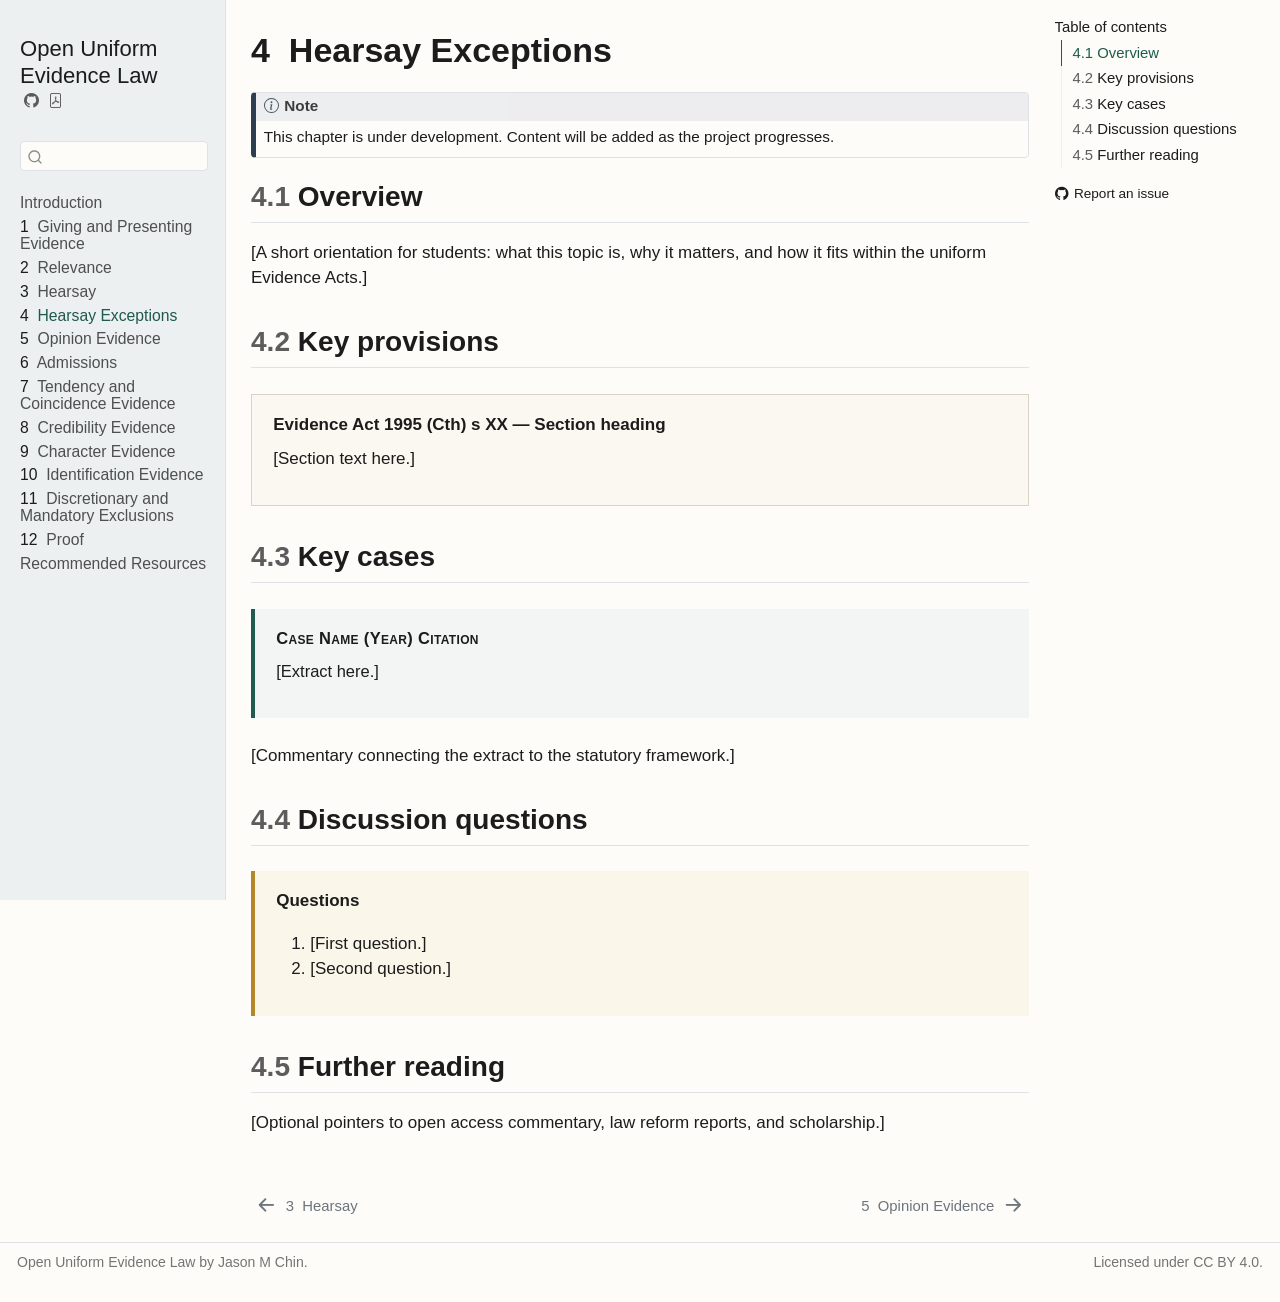
<file: 04-hearsay-exceptions.html>
<!DOCTYPE html>
<html xmlns="http://www.w3.org/1999/xhtml" lang="en" xml:lang="en"><head>

<meta charset="utf-8">
<meta name="generator" content="quarto-1.9.38">

<meta name="viewport" content="width=device-width, initial-scale=1.0, user-scalable=yes">


<title>4&nbsp; Hearsay Exceptions – Open Uniform Evidence Law</title>
<style>
/* Default styles provided by pandoc.
** See https://pandoc.org/MANUAL.html#variables-for-html for config info.
*/
code{white-space: pre-wrap;}
span.smallcaps{font-variant: small-caps;}
div.columns{display: flex; gap: min(4vw, 1.5em);}
div.column{flex: auto; overflow-x: auto;}
div.hanging-indent{margin-left: 1.5em; text-indent: -1.5em;}
ul.task-list{list-style: none;}
ul.task-list li input[type="checkbox"] {
  width: 0.8em;
  margin: 0 0.8em 0.2em -1em; /* quarto-specific, see https://github.com/quarto-dev/quarto-cli/issues/4556 */ 
  vertical-align: middle;
}
</style>


<script src="site_libs/quarto-nav/quarto-nav.js"></script>
<script src="site_libs/quarto-nav/headroom.min.js"></script>
<script src="site_libs/clipboard/clipboard.min.js"></script>
<script src="site_libs/quarto-search/autocomplete.umd.js"></script>
<script src="site_libs/quarto-search/fuse.min.js"></script>
<script src="site_libs/quarto-search/quarto-search.js"></script>
<meta name="quarto:offset" content="./">
<link href="./05-opinion-evidence.html" rel="next">
<link href="./03-hearsay.html" rel="prev">
<script src="site_libs/quarto-html/quarto.js" type="module"></script>
<script src="site_libs/quarto-html/tabsets/tabsets.js" type="module"></script>
<script src="site_libs/quarto-html/popper.min.js"></script>
<script src="site_libs/quarto-html/tippy.umd.min.js"></script>
<script src="site_libs/quarto-html/anchor.min.js"></script>
<link href="site_libs/quarto-html/tippy.css" rel="stylesheet">
<link href="site_libs/quarto-html/quarto-syntax-highlighting-15634bcf2e68342d4ad2dfa704d543f6.css" rel="stylesheet" id="quarto-text-highlighting-styles">
<script src="site_libs/bootstrap/bootstrap.min.js"></script>
<link href="site_libs/bootstrap/bootstrap-icons.css" rel="stylesheet">
<link href="site_libs/bootstrap/bootstrap-96fddaa326c054c3f04a97d124d79233.min.css" rel="stylesheet" append-hash="true" id="quarto-bootstrap" data-mode="light">
<script id="quarto-search-options" type="application/json">{
  "location": "sidebar",
  "copy-button": false,
  "collapse-after": 3,
  "panel-placement": "start",
  "type": "textbox",
  "limit": 50,
  "keyboard-shortcut": [
    "f",
    "/",
    "s"
  ],
  "show-item-context": false,
  "language": {
    "search-no-results-text": "No results",
    "search-matching-documents-text": "matching documents",
    "search-copy-link-title": "Copy link to search",
    "search-hide-matches-text": "Hide additional matches",
    "search-more-match-text": "more match in this document",
    "search-more-matches-text": "more matches in this document",
    "search-clear-button-title": "Clear",
    "search-text-placeholder": "",
    "search-detached-cancel-button-title": "Cancel",
    "search-submit-button-title": "Submit",
    "search-label": "Search"
  }
}</script>


</head>

<body class="nav-sidebar docked quarto-light">

<div id="quarto-search-results"></div>
  <header id="quarto-header" class="headroom fixed-top">
  <nav class="quarto-secondary-nav">
    <div class="container-fluid d-flex">
      <button type="button" class="quarto-btn-toggle btn" data-bs-toggle="collapse" role="button" data-bs-target=".quarto-sidebar-collapse-item" aria-controls="quarto-sidebar" aria-expanded="false" aria-label="Toggle sidebar navigation" onclick="if (window.quartoToggleHeadroom) { window.quartoToggleHeadroom(); }">
        <i class="bi bi-layout-text-sidebar-reverse"></i>
      </button>
        <nav class="quarto-page-breadcrumbs" aria-label="breadcrumb"><ol class="breadcrumb"><li class="breadcrumb-item"><a href="./04-hearsay-exceptions.html"><span class="chapter-number">4</span>&nbsp; <span class="chapter-title">Hearsay Exceptions</span></a></li></ol></nav>
        <a class="flex-grow-1" role="navigation" data-bs-toggle="collapse" data-bs-target=".quarto-sidebar-collapse-item" aria-controls="quarto-sidebar" aria-expanded="false" aria-label="Toggle sidebar navigation" onclick="if (window.quartoToggleHeadroom) { window.quartoToggleHeadroom(); }">      
        </a>
      <button type="button" class="btn quarto-search-button" aria-label="Search" onclick="window.quartoOpenSearch();">
        <i class="bi bi-search"></i>
      </button>
    </div>
  </nav>
</header>
<!-- content -->
<div id="quarto-content" class="quarto-container page-columns page-rows-contents page-layout-article">
<!-- sidebar -->
  <nav id="quarto-sidebar" class="sidebar collapse collapse-horizontal quarto-sidebar-collapse-item sidebar-navigation docked overflow-auto">
    <div class="pt-lg-2 mt-2 text-left sidebar-header">
    <div class="sidebar-title mb-0 py-0">
      <a href="./">Open Uniform Evidence Law</a> 
        <div class="sidebar-tools-main">
    <a href="https://github.com/jasonmchin/OpenUEL" title="Source Code" class="quarto-navigation-tool px-1" aria-label="Source Code"><i class="bi bi-github"></i></a>
    <a href="./Open-Uniform-Evidence-Law.pdf" title="Download PDF" class="quarto-navigation-tool px-1" aria-label="Download PDF"><i class="bi bi-file-pdf"></i></a>
</div>
    </div>
      </div>
        <div class="mt-2 flex-shrink-0 align-items-center">
        <div class="sidebar-search">
        <div id="quarto-search" class="" title="Search"></div>
        </div>
        </div>
    <div class="sidebar-menu-container"> 
    <ul class="list-unstyled mt-1">
        <li class="sidebar-item">
  <div class="sidebar-item-container"> 
  <a href="./index.html" class="sidebar-item-text sidebar-link">
 <span class="menu-text">Introduction</span></a>
  </div>
</li>
        <li class="sidebar-item">
  <div class="sidebar-item-container"> 
  <a href="./01-giving-and-presenting-evidence.html" class="sidebar-item-text sidebar-link">
 <span class="menu-text"><span class="chapter-number">1</span>&nbsp; <span class="chapter-title">Giving and Presenting Evidence</span></span></a>
  </div>
</li>
        <li class="sidebar-item">
  <div class="sidebar-item-container"> 
  <a href="./02-relevance.html" class="sidebar-item-text sidebar-link">
 <span class="menu-text"><span class="chapter-number">2</span>&nbsp; <span class="chapter-title">Relevance</span></span></a>
  </div>
</li>
        <li class="sidebar-item">
  <div class="sidebar-item-container"> 
  <a href="./03-hearsay.html" class="sidebar-item-text sidebar-link">
 <span class="menu-text"><span class="chapter-number">3</span>&nbsp; <span class="chapter-title">Hearsay</span></span></a>
  </div>
</li>
        <li class="sidebar-item">
  <div class="sidebar-item-container"> 
  <a href="./04-hearsay-exceptions.html" class="sidebar-item-text sidebar-link active">
 <span class="menu-text"><span class="chapter-number">4</span>&nbsp; <span class="chapter-title">Hearsay Exceptions</span></span></a>
  </div>
</li>
        <li class="sidebar-item">
  <div class="sidebar-item-container"> 
  <a href="./05-opinion-evidence.html" class="sidebar-item-text sidebar-link">
 <span class="menu-text"><span class="chapter-number">5</span>&nbsp; <span class="chapter-title">Opinion Evidence</span></span></a>
  </div>
</li>
        <li class="sidebar-item">
  <div class="sidebar-item-container"> 
  <a href="./06-admissions.html" class="sidebar-item-text sidebar-link">
 <span class="menu-text"><span class="chapter-number">6</span>&nbsp; <span class="chapter-title">Admissions</span></span></a>
  </div>
</li>
        <li class="sidebar-item">
  <div class="sidebar-item-container"> 
  <a href="./07-tendency-and-coincidence.html" class="sidebar-item-text sidebar-link">
 <span class="menu-text"><span class="chapter-number">7</span>&nbsp; <span class="chapter-title">Tendency and Coincidence Evidence</span></span></a>
  </div>
</li>
        <li class="sidebar-item">
  <div class="sidebar-item-container"> 
  <a href="./08-credibility-evidence.html" class="sidebar-item-text sidebar-link">
 <span class="menu-text"><span class="chapter-number">8</span>&nbsp; <span class="chapter-title">Credibility Evidence</span></span></a>
  </div>
</li>
        <li class="sidebar-item">
  <div class="sidebar-item-container"> 
  <a href="./09-character-evidence.html" class="sidebar-item-text sidebar-link">
 <span class="menu-text"><span class="chapter-number">9</span>&nbsp; <span class="chapter-title">Character Evidence</span></span></a>
  </div>
</li>
        <li class="sidebar-item">
  <div class="sidebar-item-container"> 
  <a href="./10-identification-evidence.html" class="sidebar-item-text sidebar-link">
 <span class="menu-text"><span class="chapter-number">10</span>&nbsp; <span class="chapter-title">Identification Evidence</span></span></a>
  </div>
</li>
        <li class="sidebar-item">
  <div class="sidebar-item-container"> 
  <a href="./11-discretionary-and-mandatory-exclusions.html" class="sidebar-item-text sidebar-link">
 <span class="menu-text"><span class="chapter-number">11</span>&nbsp; <span class="chapter-title">Discretionary and Mandatory Exclusions</span></span></a>
  </div>
</li>
        <li class="sidebar-item">
  <div class="sidebar-item-container"> 
  <a href="./12-proof.html" class="sidebar-item-text sidebar-link">
 <span class="menu-text"><span class="chapter-number">12</span>&nbsp; <span class="chapter-title">Proof</span></span></a>
  </div>
</li>
        <li class="sidebar-item">
  <div class="sidebar-item-container"> 
  <a href="./13-recommended-resources.html" class="sidebar-item-text sidebar-link">
 <span class="menu-text">Recommended Resources</span></a>
  </div>
</li>
    </ul>
    </div>
</nav>
<div id="quarto-sidebar-glass" class="quarto-sidebar-collapse-item" data-bs-toggle="collapse" data-bs-target=".quarto-sidebar-collapse-item"></div>
<!-- margin-sidebar -->
    <div id="quarto-margin-sidebar" class="sidebar margin-sidebar">
        <nav id="TOC" role="doc-toc" class="toc-active">
    <h2 id="toc-title">Table of contents</h2>
   
  <ul>
  <li><a href="#overview" id="toc-overview" class="nav-link active" data-scroll-target="#overview"><span class="header-section-number">4.1</span> Overview</a></li>
  <li><a href="#key-provisions" id="toc-key-provisions" class="nav-link" data-scroll-target="#key-provisions"><span class="header-section-number">4.2</span> Key provisions</a></li>
  <li><a href="#key-cases" id="toc-key-cases" class="nav-link" data-scroll-target="#key-cases"><span class="header-section-number">4.3</span> Key cases</a></li>
  <li><a href="#discussion-questions" id="toc-discussion-questions" class="nav-link" data-scroll-target="#discussion-questions"><span class="header-section-number">4.4</span> Discussion questions</a></li>
  <li><a href="#further-reading" id="toc-further-reading" class="nav-link" data-scroll-target="#further-reading"><span class="header-section-number">4.5</span> Further reading</a></li>
  </ul>
<div class="toc-actions"><ul><li><a href="https://github.com/jasonmchin/OpenUEL/issues/new" class="toc-action"><i class="bi bi-github"></i>Report an issue</a></li></ul></div></nav>
    </div>
<!-- main -->
<main class="content" id="quarto-document-content">

<header id="title-block-header" class="quarto-title-block default">
<div class="quarto-title">
<h1 class="title"><span class="chapter-number">4</span>&nbsp; <span class="chapter-title">Hearsay Exceptions</span></h1>
</div>



<div class="quarto-title-meta">

    
  
    
  </div>
  


</header>


<div class="callout callout-style-default callout-note callout-titled">
<div class="callout-header d-flex align-content-center">
<div class="callout-icon-container">
<i class="callout-icon"></i>
</div>
<div class="callout-title-container flex-fill">
Note
</div>
</div>
<div class="callout-body-container callout-body">
<p>This chapter is under development. Content will be added as the project progresses.</p>
</div>
</div>
<section id="overview" class="level2" data-number="4.1">
<h2 data-number="4.1" class="anchored" data-anchor-id="overview"><span class="header-section-number">4.1</span> Overview</h2>
<p>[A short orientation for students: what this topic is, why it matters, and how it fits within the uniform Evidence Acts.]</p>
</section>
<section id="key-provisions" class="level2" data-number="4.2">
<h2 data-number="4.2" class="anchored" data-anchor-id="key-provisions"><span class="header-section-number">4.2</span> Key provisions</h2>
<div class="statute">
<p><span class="statute-heading"><strong>Evidence Act 1995 (Cth) s XX — Section heading</strong></span> [Section text here.]</p>
</div>
</section>
<section id="key-cases" class="level2" data-number="4.3">
<h2 data-number="4.3" class="anchored" data-anchor-id="key-cases"><span class="header-section-number">4.3</span> Key cases</h2>
<div class="case-extract">
<p><span class="case-citation"><strong>Case Name</strong> (Year) Citation</span> [Extract here.]</p>
</div>
<p>[Commentary connecting the extract to the statutory framework.]</p>
</section>
<section id="discussion-questions" class="level2" data-number="4.4">
<h2 data-number="4.4" class="anchored" data-anchor-id="discussion-questions"><span class="header-section-number">4.4</span> Discussion questions</h2>
<div class="questions">
<p><strong>Questions</strong></p>
<ol type="1">
<li>[First question.]</li>
<li>[Second question.]</li>
</ol>
</div>
</section>
<section id="further-reading" class="level2" data-number="4.5">
<h2 data-number="4.5" class="anchored" data-anchor-id="further-reading"><span class="header-section-number">4.5</span> Further reading</h2>
<p>[Optional pointers to open access commentary, law reform reports, and scholarship.]</p>


</section>

</main> <!-- /main -->
<script id="quarto-html-after-body" type="application/javascript">
  window.document.addEventListener("DOMContentLoaded", function (event) {
    const icon = "";
    const anchorJS = new window.AnchorJS();
    anchorJS.options = {
      placement: 'right',
      icon: icon
    };
    anchorJS.add('.anchored');
    const isCodeAnnotation = (el) => {
      for (const clz of el.classList) {
        if (clz.startsWith('code-annotation-')) {                     
          return true;
        }
      }
      return false;
    }
    const onCopySuccess = function(e) {
      // button target
      const button = e.trigger;
      // don't keep focus
      button.blur();
      // flash "checked"
      button.classList.add('code-copy-button-checked');
      var currentTitle = button.getAttribute("title");
      button.setAttribute("title", "Copied!");
      let tooltip;
      if (window.bootstrap) {
        button.setAttribute("data-bs-toggle", "tooltip");
        button.setAttribute("data-bs-placement", "left");
        button.setAttribute("data-bs-title", "Copied!");
        tooltip = new bootstrap.Tooltip(button, 
          { trigger: "manual", 
            customClass: "code-copy-button-tooltip",
            offset: [0, -8]});
        tooltip.show();    
      }
      setTimeout(function() {
        if (tooltip) {
          tooltip.hide();
          button.removeAttribute("data-bs-title");
          button.removeAttribute("data-bs-toggle");
          button.removeAttribute("data-bs-placement");
        }
        button.setAttribute("title", currentTitle);
        button.classList.remove('code-copy-button-checked');
      }, 1000);
      // clear code selection
      e.clearSelection();
    }
    const getTextToCopy = function(trigger) {
      const outerScaffold = trigger.parentElement.cloneNode(true);
      const codeEl = outerScaffold.querySelector('code');
      for (const childEl of codeEl.children) {
        if (isCodeAnnotation(childEl)) {
          childEl.remove();
        }
      }
      return codeEl.innerText;
    }
    const clipboard = new window.ClipboardJS('.code-copy-button:not([data-in-quarto-modal])', {
      text: getTextToCopy
    });
    clipboard.on('success', onCopySuccess);
    if (window.document.getElementById('quarto-embedded-source-code-modal')) {
      const clipboardModal = new window.ClipboardJS('.code-copy-button[data-in-quarto-modal]', {
        text: getTextToCopy,
        container: window.document.getElementById('quarto-embedded-source-code-modal')
      });
      clipboardModal.on('success', onCopySuccess);
    }
      var localhostRegex = new RegExp(/^(?:http|https):\/\/localhost\:?[0-9]*\//);
      var mailtoRegex = new RegExp(/^mailto:/);
        var filterRegex = new RegExp("https:\/\/jasonmchin\.github\.io\/OpenUEL\/");
      var isInternal = (href) => {
          return filterRegex.test(href) || localhostRegex.test(href) || mailtoRegex.test(href);
      }
      // Inspect non-navigation links and adorn them if external
     var links = window.document.querySelectorAll('a[href]:not(.nav-link):not(.navbar-brand):not(.toc-action):not(.sidebar-link):not(.sidebar-item-toggle):not(.pagination-link):not(.no-external):not([aria-hidden]):not(.dropdown-item):not(.quarto-navigation-tool):not(.about-link)');
      for (var i=0; i<links.length; i++) {
        const link = links[i];
        if (!isInternal(link.href)) {
          // undo the damage that might have been done by quarto-nav.js in the case of
          // links that we want to consider external
          if (link.dataset.originalHref !== undefined) {
            link.href = link.dataset.originalHref;
          }
            // target, if specified
            link.setAttribute("target", "_blank");
            if (link.getAttribute("rel") === null) {
              link.setAttribute("rel", "noopener");
            }
        }
      }
    function tippyHover(el, contentFn, onTriggerFn, onUntriggerFn) {
      const config = {
        allowHTML: true,
        maxWidth: 500,
        delay: 100,
        arrow: false,
        appendTo: function(el) {
            return el.parentElement;
        },
        interactive: true,
        interactiveBorder: 10,
        theme: 'quarto',
        placement: 'bottom-start',
      };
      if (contentFn) {
        config.content = contentFn;
      }
      if (onTriggerFn) {
        config.onTrigger = onTriggerFn;
      }
      if (onUntriggerFn) {
        config.onUntrigger = onUntriggerFn;
      }
      window.tippy(el, config); 
    }
    const noterefs = window.document.querySelectorAll('a[role="doc-noteref"]');
    for (var i=0; i<noterefs.length; i++) {
      const ref = noterefs[i];
      tippyHover(ref, function() {
        // use id or data attribute instead here
        let href = ref.getAttribute('data-footnote-href') || ref.getAttribute('href');
        try { href = new URL(href).hash; } catch {}
        const id = href.replace(/^#\/?/, "");
        const note = window.document.getElementById(id);
        if (note) {
          return note.innerHTML;
        } else {
          return "";
        }
      });
    }
    const xrefs = window.document.querySelectorAll('a.quarto-xref');
    const processXRef = (id, note) => {
      // Strip column container classes
      const stripColumnClz = (el) => {
        el.classList.remove("page-full", "page-columns");
        if (el.children) {
          for (const child of el.children) {
            stripColumnClz(child);
          }
        }
      }
      stripColumnClz(note)
      if (id === null || id.startsWith('sec-')) {
        // Special case sections, only their first couple elements
        const container = document.createElement("div");
        if (note.children && note.children.length > 2) {
          container.appendChild(note.children[0].cloneNode(true));
          for (let i = 1; i < note.children.length; i++) {
            const child = note.children[i];
            if (child.tagName === "P" && child.innerText === "") {
              continue;
            } else {
              container.appendChild(child.cloneNode(true));
              break;
            }
          }
          if (window.Quarto?.typesetMath) {
            window.Quarto.typesetMath(container);
          }
          return container.innerHTML
        } else {
          if (window.Quarto?.typesetMath) {
            window.Quarto.typesetMath(note);
          }
          return note.innerHTML;
        }
      } else {
        // Remove any anchor links if they are present
        const anchorLink = note.querySelector('a.anchorjs-link');
        if (anchorLink) {
          anchorLink.remove();
        }
        if (window.Quarto?.typesetMath) {
          window.Quarto.typesetMath(note);
        }
        if (note.classList.contains("callout")) {
          return note.outerHTML;
        } else {
          return note.innerHTML;
        }
      }
    }
    for (var i=0; i<xrefs.length; i++) {
      const xref = xrefs[i];
      tippyHover(xref, undefined, function(instance) {
        instance.disable();
        let url = xref.getAttribute('href');
        let hash = undefined; 
        if (url.startsWith('#')) {
          hash = url;
        } else {
          try { hash = new URL(url).hash; } catch {}
        }
        if (hash) {
          const id = hash.replace(/^#\/?/, "");
          const note = window.document.getElementById(id);
          if (note !== null) {
            try {
              const html = processXRef(id, note.cloneNode(true));
              instance.setContent(html);
            } finally {
              instance.enable();
              instance.show();
            }
          } else {
            // See if we can fetch this
            fetch(url.split('#')[0])
            .then(res => res.text())
            .then(html => {
              const parser = new DOMParser();
              const htmlDoc = parser.parseFromString(html, "text/html");
              const note = htmlDoc.getElementById(id);
              if (note !== null) {
                const html = processXRef(id, note);
                instance.setContent(html);
              } 
            }).finally(() => {
              instance.enable();
              instance.show();
            });
          }
        } else {
          // See if we can fetch a full url (with no hash to target)
          // This is a special case and we should probably do some content thinning / targeting
          fetch(url)
          .then(res => res.text())
          .then(html => {
            const parser = new DOMParser();
            const htmlDoc = parser.parseFromString(html, "text/html");
            const note = htmlDoc.querySelector('main.content');
            if (note !== null) {
              // This should only happen for chapter cross references
              // (since there is no id in the URL)
              // remove the first header
              if (note.children.length > 0 && note.children[0].tagName === "HEADER") {
                note.children[0].remove();
              }
              const html = processXRef(null, note);
              instance.setContent(html);
            } 
          }).finally(() => {
            instance.enable();
            instance.show();
          });
        }
      }, function(instance) {
      });
    }
        let selectedAnnoteEl;
        const selectorForAnnotation = ( cell, annotation) => {
          let cellAttr = 'data-code-cell="' + cell + '"';
          let lineAttr = 'data-code-annotation="' +  annotation + '"';
          const selector = 'span[' + cellAttr + '][' + lineAttr + ']';
          return selector;
        }
        const selectCodeLines = (annoteEl) => {
          const doc = window.document;
          const targetCell = annoteEl.getAttribute("data-target-cell");
          const targetAnnotation = annoteEl.getAttribute("data-target-annotation");
          const annoteSpan = window.document.querySelector(selectorForAnnotation(targetCell, targetAnnotation));
          const lines = annoteSpan.getAttribute("data-code-lines").split(",");
          const lineIds = lines.map((line) => {
            return targetCell + "-" + line;
          })
          let top = null;
          let height = null;
          let parent = null;
          if (lineIds.length > 0) {
              //compute the position of the single el (top and bottom and make a div)
              const el = window.document.getElementById(lineIds[0]);
              top = el.offsetTop;
              height = el.offsetHeight;
              parent = el.parentElement.parentElement;
            if (lineIds.length > 1) {
              const lastEl = window.document.getElementById(lineIds[lineIds.length - 1]);
              const bottom = lastEl.offsetTop + lastEl.offsetHeight;
              height = bottom - top;
            }
            if (top !== null && height !== null && parent !== null) {
              // cook up a div (if necessary) and position it 
              let div = window.document.getElementById("code-annotation-line-highlight");
              if (div === null) {
                div = window.document.createElement("div");
                div.setAttribute("id", "code-annotation-line-highlight");
                div.style.position = 'absolute';
                parent.appendChild(div);
              }
              div.style.top = top - 2 + "px";
              div.style.height = height + 4 + "px";
              div.style.left = 0;
              let gutterDiv = window.document.getElementById("code-annotation-line-highlight-gutter");
              if (gutterDiv === null) {
                gutterDiv = window.document.createElement("div");
                gutterDiv.setAttribute("id", "code-annotation-line-highlight-gutter");
                gutterDiv.style.position = 'absolute';
                const codeCell = window.document.getElementById(targetCell);
                const gutter = codeCell.querySelector('.code-annotation-gutter');
                gutter.appendChild(gutterDiv);
              }
              gutterDiv.style.top = top - 2 + "px";
              gutterDiv.style.height = height + 4 + "px";
            }
            selectedAnnoteEl = annoteEl;
          }
        };
        const unselectCodeLines = () => {
          const elementsIds = ["code-annotation-line-highlight", "code-annotation-line-highlight-gutter"];
          elementsIds.forEach((elId) => {
            const div = window.document.getElementById(elId);
            if (div) {
              div.remove();
            }
          });
          selectedAnnoteEl = undefined;
        };
          // Handle positioning of the toggle
      window.addEventListener(
        "resize",
        throttle(() => {
          elRect = undefined;
          if (selectedAnnoteEl) {
            selectCodeLines(selectedAnnoteEl);
          }
        }, 10)
      );
      function throttle(fn, ms) {
      let throttle = false;
      let timer;
        return (...args) => {
          if(!throttle) { // first call gets through
              fn.apply(this, args);
              throttle = true;
          } else { // all the others get throttled
              if(timer) clearTimeout(timer); // cancel #2
              timer = setTimeout(() => {
                fn.apply(this, args);
                timer = throttle = false;
              }, ms);
          }
        };
      }
        // Attach click handler to the DT
        const annoteDls = window.document.querySelectorAll('dt[data-target-cell]');
        for (const annoteDlNode of annoteDls) {
          annoteDlNode.addEventListener('click', (event) => {
            const clickedEl = event.target;
            if (clickedEl !== selectedAnnoteEl) {
              unselectCodeLines();
              const activeEl = window.document.querySelector('dt[data-target-cell].code-annotation-active');
              if (activeEl) {
                activeEl.classList.remove('code-annotation-active');
              }
              selectCodeLines(clickedEl);
              clickedEl.classList.add('code-annotation-active');
            } else {
              // Unselect the line
              unselectCodeLines();
              clickedEl.classList.remove('code-annotation-active');
            }
          });
        }
    const findCites = (el) => {
      const parentEl = el.parentElement;
      if (parentEl) {
        const cites = parentEl.dataset.cites;
        if (cites) {
          return {
            el,
            cites: cites.split(' ')
          };
        } else {
          return findCites(el.parentElement)
        }
      } else {
        return undefined;
      }
    };
    var bibliorefs = window.document.querySelectorAll('a[role="doc-biblioref"]');
    for (var i=0; i<bibliorefs.length; i++) {
      const ref = bibliorefs[i];
      const citeInfo = findCites(ref);
      if (citeInfo) {
        tippyHover(citeInfo.el, function() {
          var popup = window.document.createElement('div');
          citeInfo.cites.forEach(function(cite) {
            var citeDiv = window.document.createElement('div');
            citeDiv.classList.add('hanging-indent');
            citeDiv.classList.add('csl-entry');
            var biblioDiv = window.document.getElementById('ref-' + cite);
            if (biblioDiv) {
              citeDiv.innerHTML = biblioDiv.innerHTML;
            }
            popup.appendChild(citeDiv);
          });
          return popup.innerHTML;
        });
      }
    }
  });
  </script>
<nav class="page-navigation">
  <div class="nav-page nav-page-previous">
      <a href="./03-hearsay.html" class="pagination-link" aria-label="Hearsay">
        <i class="bi bi-arrow-left-short"></i> <span class="nav-page-text"><span class="chapter-number">3</span>&nbsp; <span class="chapter-title">Hearsay</span></span>
      </a>          
  </div>
  <div class="nav-page nav-page-next">
      <a href="./05-opinion-evidence.html" class="pagination-link" aria-label="Opinion Evidence">
        <span class="nav-page-text"><span class="chapter-number">5</span>&nbsp; <span class="chapter-title">Opinion Evidence</span></span> <i class="bi bi-arrow-right-short"></i>
      </a>
  </div>
</nav>
</div> <!-- /content -->
<footer class="footer">
  <div class="nav-footer">
    <div class="nav-footer-left">
<p>Open Uniform Evidence Law by Jason M Chin.</p>
</div>   
    <div class="nav-footer-center">
      &nbsp;
    <div class="toc-actions d-sm-block d-md-none"><ul><li><a href="https://github.com/jasonmchin/OpenUEL/issues/new" class="toc-action"><i class="bi bi-github"></i>Report an issue</a></li></ul></div></div>
    <div class="nav-footer-right">
<p>Licensed under CC BY 4.0.</p>
</div>
  </div>
</footer>




</body></html>
</file>
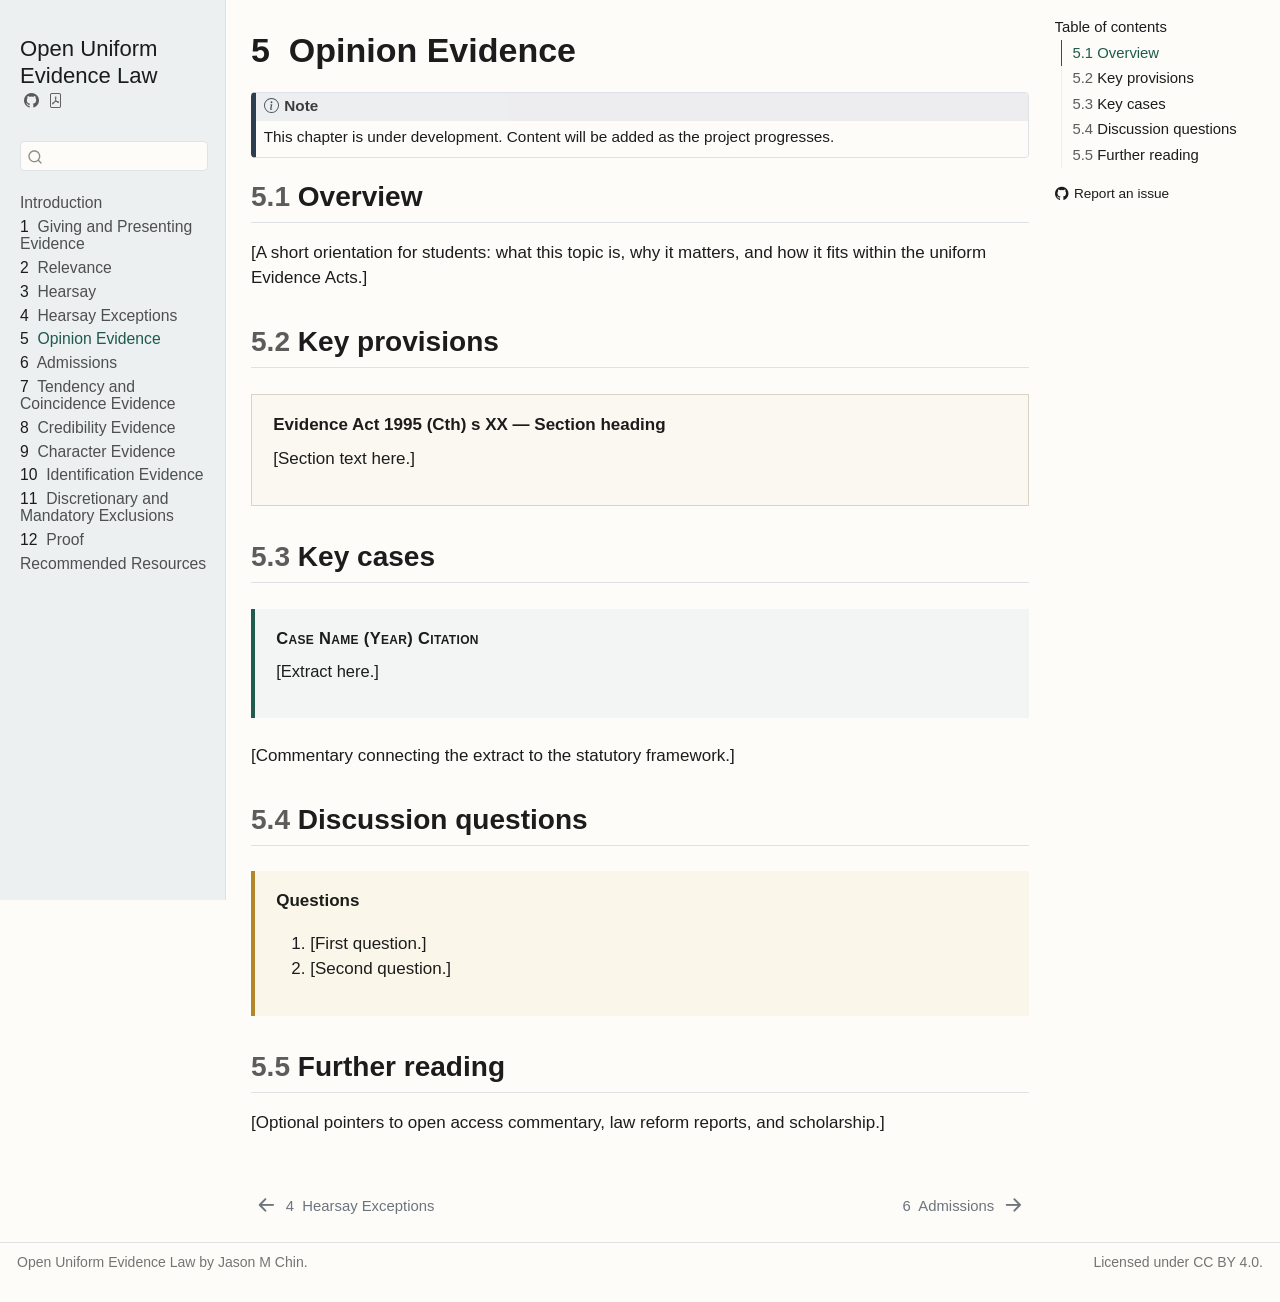
<file: 05-opinion-evidence.html>
<!DOCTYPE html>
<html xmlns="http://www.w3.org/1999/xhtml" lang="en" xml:lang="en"><head>

<meta charset="utf-8">
<meta name="generator" content="quarto-1.9.38">

<meta name="viewport" content="width=device-width, initial-scale=1.0, user-scalable=yes">


<title>5&nbsp; Opinion Evidence – Open Uniform Evidence Law</title>
<style>
/* Default styles provided by pandoc.
** See https://pandoc.org/MANUAL.html#variables-for-html for config info.
*/
code{white-space: pre-wrap;}
span.smallcaps{font-variant: small-caps;}
div.columns{display: flex; gap: min(4vw, 1.5em);}
div.column{flex: auto; overflow-x: auto;}
div.hanging-indent{margin-left: 1.5em; text-indent: -1.5em;}
ul.task-list{list-style: none;}
ul.task-list li input[type="checkbox"] {
  width: 0.8em;
  margin: 0 0.8em 0.2em -1em; /* quarto-specific, see https://github.com/quarto-dev/quarto-cli/issues/4556 */ 
  vertical-align: middle;
}
</style>


<script src="site_libs/quarto-nav/quarto-nav.js"></script>
<script src="site_libs/quarto-nav/headroom.min.js"></script>
<script src="site_libs/clipboard/clipboard.min.js"></script>
<script src="site_libs/quarto-search/autocomplete.umd.js"></script>
<script src="site_libs/quarto-search/fuse.min.js"></script>
<script src="site_libs/quarto-search/quarto-search.js"></script>
<meta name="quarto:offset" content="./">
<link href="./06-admissions.html" rel="next">
<link href="./04-hearsay-exceptions.html" rel="prev">
<script src="site_libs/quarto-html/quarto.js" type="module"></script>
<script src="site_libs/quarto-html/tabsets/tabsets.js" type="module"></script>
<script src="site_libs/quarto-html/popper.min.js"></script>
<script src="site_libs/quarto-html/tippy.umd.min.js"></script>
<script src="site_libs/quarto-html/anchor.min.js"></script>
<link href="site_libs/quarto-html/tippy.css" rel="stylesheet">
<link href="site_libs/quarto-html/quarto-syntax-highlighting-15634bcf2e68342d4ad2dfa704d543f6.css" rel="stylesheet" id="quarto-text-highlighting-styles">
<script src="site_libs/bootstrap/bootstrap.min.js"></script>
<link href="site_libs/bootstrap/bootstrap-icons.css" rel="stylesheet">
<link href="site_libs/bootstrap/bootstrap-96fddaa326c054c3f04a97d124d79233.min.css" rel="stylesheet" append-hash="true" id="quarto-bootstrap" data-mode="light">
<script id="quarto-search-options" type="application/json">{
  "location": "sidebar",
  "copy-button": false,
  "collapse-after": 3,
  "panel-placement": "start",
  "type": "textbox",
  "limit": 50,
  "keyboard-shortcut": [
    "f",
    "/",
    "s"
  ],
  "show-item-context": false,
  "language": {
    "search-no-results-text": "No results",
    "search-matching-documents-text": "matching documents",
    "search-copy-link-title": "Copy link to search",
    "search-hide-matches-text": "Hide additional matches",
    "search-more-match-text": "more match in this document",
    "search-more-matches-text": "more matches in this document",
    "search-clear-button-title": "Clear",
    "search-text-placeholder": "",
    "search-detached-cancel-button-title": "Cancel",
    "search-submit-button-title": "Submit",
    "search-label": "Search"
  }
}</script>


</head>

<body class="nav-sidebar docked quarto-light">

<div id="quarto-search-results"></div>
  <header id="quarto-header" class="headroom fixed-top">
  <nav class="quarto-secondary-nav">
    <div class="container-fluid d-flex">
      <button type="button" class="quarto-btn-toggle btn" data-bs-toggle="collapse" role="button" data-bs-target=".quarto-sidebar-collapse-item" aria-controls="quarto-sidebar" aria-expanded="false" aria-label="Toggle sidebar navigation" onclick="if (window.quartoToggleHeadroom) { window.quartoToggleHeadroom(); }">
        <i class="bi bi-layout-text-sidebar-reverse"></i>
      </button>
        <nav class="quarto-page-breadcrumbs" aria-label="breadcrumb"><ol class="breadcrumb"><li class="breadcrumb-item"><a href="./05-opinion-evidence.html"><span class="chapter-number">5</span>&nbsp; <span class="chapter-title">Opinion Evidence</span></a></li></ol></nav>
        <a class="flex-grow-1" role="navigation" data-bs-toggle="collapse" data-bs-target=".quarto-sidebar-collapse-item" aria-controls="quarto-sidebar" aria-expanded="false" aria-label="Toggle sidebar navigation" onclick="if (window.quartoToggleHeadroom) { window.quartoToggleHeadroom(); }">      
        </a>
      <button type="button" class="btn quarto-search-button" aria-label="Search" onclick="window.quartoOpenSearch();">
        <i class="bi bi-search"></i>
      </button>
    </div>
  </nav>
</header>
<!-- content -->
<div id="quarto-content" class="quarto-container page-columns page-rows-contents page-layout-article">
<!-- sidebar -->
  <nav id="quarto-sidebar" class="sidebar collapse collapse-horizontal quarto-sidebar-collapse-item sidebar-navigation docked overflow-auto">
    <div class="pt-lg-2 mt-2 text-left sidebar-header">
    <div class="sidebar-title mb-0 py-0">
      <a href="./">Open Uniform Evidence Law</a> 
        <div class="sidebar-tools-main">
    <a href="https://github.com/jasonmchin/OpenUEL" title="Source Code" class="quarto-navigation-tool px-1" aria-label="Source Code"><i class="bi bi-github"></i></a>
    <a href="./Open-Uniform-Evidence-Law.pdf" title="Download PDF" class="quarto-navigation-tool px-1" aria-label="Download PDF"><i class="bi bi-file-pdf"></i></a>
</div>
    </div>
      </div>
        <div class="mt-2 flex-shrink-0 align-items-center">
        <div class="sidebar-search">
        <div id="quarto-search" class="" title="Search"></div>
        </div>
        </div>
    <div class="sidebar-menu-container"> 
    <ul class="list-unstyled mt-1">
        <li class="sidebar-item">
  <div class="sidebar-item-container"> 
  <a href="./index.html" class="sidebar-item-text sidebar-link">
 <span class="menu-text">Introduction</span></a>
  </div>
</li>
        <li class="sidebar-item">
  <div class="sidebar-item-container"> 
  <a href="./01-giving-and-presenting-evidence.html" class="sidebar-item-text sidebar-link">
 <span class="menu-text"><span class="chapter-number">1</span>&nbsp; <span class="chapter-title">Giving and Presenting Evidence</span></span></a>
  </div>
</li>
        <li class="sidebar-item">
  <div class="sidebar-item-container"> 
  <a href="./02-relevance.html" class="sidebar-item-text sidebar-link">
 <span class="menu-text"><span class="chapter-number">2</span>&nbsp; <span class="chapter-title">Relevance</span></span></a>
  </div>
</li>
        <li class="sidebar-item">
  <div class="sidebar-item-container"> 
  <a href="./03-hearsay.html" class="sidebar-item-text sidebar-link">
 <span class="menu-text"><span class="chapter-number">3</span>&nbsp; <span class="chapter-title">Hearsay</span></span></a>
  </div>
</li>
        <li class="sidebar-item">
  <div class="sidebar-item-container"> 
  <a href="./04-hearsay-exceptions.html" class="sidebar-item-text sidebar-link">
 <span class="menu-text"><span class="chapter-number">4</span>&nbsp; <span class="chapter-title">Hearsay Exceptions</span></span></a>
  </div>
</li>
        <li class="sidebar-item">
  <div class="sidebar-item-container"> 
  <a href="./05-opinion-evidence.html" class="sidebar-item-text sidebar-link active">
 <span class="menu-text"><span class="chapter-number">5</span>&nbsp; <span class="chapter-title">Opinion Evidence</span></span></a>
  </div>
</li>
        <li class="sidebar-item">
  <div class="sidebar-item-container"> 
  <a href="./06-admissions.html" class="sidebar-item-text sidebar-link">
 <span class="menu-text"><span class="chapter-number">6</span>&nbsp; <span class="chapter-title">Admissions</span></span></a>
  </div>
</li>
        <li class="sidebar-item">
  <div class="sidebar-item-container"> 
  <a href="./07-tendency-and-coincidence.html" class="sidebar-item-text sidebar-link">
 <span class="menu-text"><span class="chapter-number">7</span>&nbsp; <span class="chapter-title">Tendency and Coincidence Evidence</span></span></a>
  </div>
</li>
        <li class="sidebar-item">
  <div class="sidebar-item-container"> 
  <a href="./08-credibility-evidence.html" class="sidebar-item-text sidebar-link">
 <span class="menu-text"><span class="chapter-number">8</span>&nbsp; <span class="chapter-title">Credibility Evidence</span></span></a>
  </div>
</li>
        <li class="sidebar-item">
  <div class="sidebar-item-container"> 
  <a href="./09-character-evidence.html" class="sidebar-item-text sidebar-link">
 <span class="menu-text"><span class="chapter-number">9</span>&nbsp; <span class="chapter-title">Character Evidence</span></span></a>
  </div>
</li>
        <li class="sidebar-item">
  <div class="sidebar-item-container"> 
  <a href="./10-identification-evidence.html" class="sidebar-item-text sidebar-link">
 <span class="menu-text"><span class="chapter-number">10</span>&nbsp; <span class="chapter-title">Identification Evidence</span></span></a>
  </div>
</li>
        <li class="sidebar-item">
  <div class="sidebar-item-container"> 
  <a href="./11-discretionary-and-mandatory-exclusions.html" class="sidebar-item-text sidebar-link">
 <span class="menu-text"><span class="chapter-number">11</span>&nbsp; <span class="chapter-title">Discretionary and Mandatory Exclusions</span></span></a>
  </div>
</li>
        <li class="sidebar-item">
  <div class="sidebar-item-container"> 
  <a href="./12-proof.html" class="sidebar-item-text sidebar-link">
 <span class="menu-text"><span class="chapter-number">12</span>&nbsp; <span class="chapter-title">Proof</span></span></a>
  </div>
</li>
        <li class="sidebar-item">
  <div class="sidebar-item-container"> 
  <a href="./13-recommended-resources.html" class="sidebar-item-text sidebar-link">
 <span class="menu-text">Recommended Resources</span></a>
  </div>
</li>
    </ul>
    </div>
</nav>
<div id="quarto-sidebar-glass" class="quarto-sidebar-collapse-item" data-bs-toggle="collapse" data-bs-target=".quarto-sidebar-collapse-item"></div>
<!-- margin-sidebar -->
    <div id="quarto-margin-sidebar" class="sidebar margin-sidebar">
        <nav id="TOC" role="doc-toc" class="toc-active">
    <h2 id="toc-title">Table of contents</h2>
   
  <ul>
  <li><a href="#overview" id="toc-overview" class="nav-link active" data-scroll-target="#overview"><span class="header-section-number">5.1</span> Overview</a></li>
  <li><a href="#key-provisions" id="toc-key-provisions" class="nav-link" data-scroll-target="#key-provisions"><span class="header-section-number">5.2</span> Key provisions</a></li>
  <li><a href="#key-cases" id="toc-key-cases" class="nav-link" data-scroll-target="#key-cases"><span class="header-section-number">5.3</span> Key cases</a></li>
  <li><a href="#discussion-questions" id="toc-discussion-questions" class="nav-link" data-scroll-target="#discussion-questions"><span class="header-section-number">5.4</span> Discussion questions</a></li>
  <li><a href="#further-reading" id="toc-further-reading" class="nav-link" data-scroll-target="#further-reading"><span class="header-section-number">5.5</span> Further reading</a></li>
  </ul>
<div class="toc-actions"><ul><li><a href="https://github.com/jasonmchin/OpenUEL/issues/new" class="toc-action"><i class="bi bi-github"></i>Report an issue</a></li></ul></div></nav>
    </div>
<!-- main -->
<main class="content" id="quarto-document-content">

<header id="title-block-header" class="quarto-title-block default">
<div class="quarto-title">
<h1 class="title"><span class="chapter-number">5</span>&nbsp; <span class="chapter-title">Opinion Evidence</span></h1>
</div>



<div class="quarto-title-meta">

    
  
    
  </div>
  


</header>


<div class="callout callout-style-default callout-note callout-titled">
<div class="callout-header d-flex align-content-center">
<div class="callout-icon-container">
<i class="callout-icon"></i>
</div>
<div class="callout-title-container flex-fill">
Note
</div>
</div>
<div class="callout-body-container callout-body">
<p>This chapter is under development. Content will be added as the project progresses.</p>
</div>
</div>
<section id="overview" class="level2" data-number="5.1">
<h2 data-number="5.1" class="anchored" data-anchor-id="overview"><span class="header-section-number">5.1</span> Overview</h2>
<p>[A short orientation for students: what this topic is, why it matters, and how it fits within the uniform Evidence Acts.]</p>
</section>
<section id="key-provisions" class="level2" data-number="5.2">
<h2 data-number="5.2" class="anchored" data-anchor-id="key-provisions"><span class="header-section-number">5.2</span> Key provisions</h2>
<div class="statute">
<p><span class="statute-heading"><strong>Evidence Act 1995 (Cth) s XX — Section heading</strong></span> [Section text here.]</p>
</div>
</section>
<section id="key-cases" class="level2" data-number="5.3">
<h2 data-number="5.3" class="anchored" data-anchor-id="key-cases"><span class="header-section-number">5.3</span> Key cases</h2>
<div class="case-extract">
<p><span class="case-citation"><strong>Case Name</strong> (Year) Citation</span> [Extract here.]</p>
</div>
<p>[Commentary connecting the extract to the statutory framework.]</p>
</section>
<section id="discussion-questions" class="level2" data-number="5.4">
<h2 data-number="5.4" class="anchored" data-anchor-id="discussion-questions"><span class="header-section-number">5.4</span> Discussion questions</h2>
<div class="questions">
<p><strong>Questions</strong></p>
<ol type="1">
<li>[First question.]</li>
<li>[Second question.]</li>
</ol>
</div>
</section>
<section id="further-reading" class="level2" data-number="5.5">
<h2 data-number="5.5" class="anchored" data-anchor-id="further-reading"><span class="header-section-number">5.5</span> Further reading</h2>
<p>[Optional pointers to open access commentary, law reform reports, and scholarship.]</p>


</section>

</main> <!-- /main -->
<script id="quarto-html-after-body" type="application/javascript">
  window.document.addEventListener("DOMContentLoaded", function (event) {
    const icon = "";
    const anchorJS = new window.AnchorJS();
    anchorJS.options = {
      placement: 'right',
      icon: icon
    };
    anchorJS.add('.anchored');
    const isCodeAnnotation = (el) => {
      for (const clz of el.classList) {
        if (clz.startsWith('code-annotation-')) {                     
          return true;
        }
      }
      return false;
    }
    const onCopySuccess = function(e) {
      // button target
      const button = e.trigger;
      // don't keep focus
      button.blur();
      // flash "checked"
      button.classList.add('code-copy-button-checked');
      var currentTitle = button.getAttribute("title");
      button.setAttribute("title", "Copied!");
      let tooltip;
      if (window.bootstrap) {
        button.setAttribute("data-bs-toggle", "tooltip");
        button.setAttribute("data-bs-placement", "left");
        button.setAttribute("data-bs-title", "Copied!");
        tooltip = new bootstrap.Tooltip(button, 
          { trigger: "manual", 
            customClass: "code-copy-button-tooltip",
            offset: [0, -8]});
        tooltip.show();    
      }
      setTimeout(function() {
        if (tooltip) {
          tooltip.hide();
          button.removeAttribute("data-bs-title");
          button.removeAttribute("data-bs-toggle");
          button.removeAttribute("data-bs-placement");
        }
        button.setAttribute("title", currentTitle);
        button.classList.remove('code-copy-button-checked');
      }, 1000);
      // clear code selection
      e.clearSelection();
    }
    const getTextToCopy = function(trigger) {
      const outerScaffold = trigger.parentElement.cloneNode(true);
      const codeEl = outerScaffold.querySelector('code');
      for (const childEl of codeEl.children) {
        if (isCodeAnnotation(childEl)) {
          childEl.remove();
        }
      }
      return codeEl.innerText;
    }
    const clipboard = new window.ClipboardJS('.code-copy-button:not([data-in-quarto-modal])', {
      text: getTextToCopy
    });
    clipboard.on('success', onCopySuccess);
    if (window.document.getElementById('quarto-embedded-source-code-modal')) {
      const clipboardModal = new window.ClipboardJS('.code-copy-button[data-in-quarto-modal]', {
        text: getTextToCopy,
        container: window.document.getElementById('quarto-embedded-source-code-modal')
      });
      clipboardModal.on('success', onCopySuccess);
    }
      var localhostRegex = new RegExp(/^(?:http|https):\/\/localhost\:?[0-9]*\//);
      var mailtoRegex = new RegExp(/^mailto:/);
        var filterRegex = new RegExp("https:\/\/jasonmchin\.github\.io\/OpenUEL\/");
      var isInternal = (href) => {
          return filterRegex.test(href) || localhostRegex.test(href) || mailtoRegex.test(href);
      }
      // Inspect non-navigation links and adorn them if external
     var links = window.document.querySelectorAll('a[href]:not(.nav-link):not(.navbar-brand):not(.toc-action):not(.sidebar-link):not(.sidebar-item-toggle):not(.pagination-link):not(.no-external):not([aria-hidden]):not(.dropdown-item):not(.quarto-navigation-tool):not(.about-link)');
      for (var i=0; i<links.length; i++) {
        const link = links[i];
        if (!isInternal(link.href)) {
          // undo the damage that might have been done by quarto-nav.js in the case of
          // links that we want to consider external
          if (link.dataset.originalHref !== undefined) {
            link.href = link.dataset.originalHref;
          }
            // target, if specified
            link.setAttribute("target", "_blank");
            if (link.getAttribute("rel") === null) {
              link.setAttribute("rel", "noopener");
            }
        }
      }
    function tippyHover(el, contentFn, onTriggerFn, onUntriggerFn) {
      const config = {
        allowHTML: true,
        maxWidth: 500,
        delay: 100,
        arrow: false,
        appendTo: function(el) {
            return el.parentElement;
        },
        interactive: true,
        interactiveBorder: 10,
        theme: 'quarto',
        placement: 'bottom-start',
      };
      if (contentFn) {
        config.content = contentFn;
      }
      if (onTriggerFn) {
        config.onTrigger = onTriggerFn;
      }
      if (onUntriggerFn) {
        config.onUntrigger = onUntriggerFn;
      }
      window.tippy(el, config); 
    }
    const noterefs = window.document.querySelectorAll('a[role="doc-noteref"]');
    for (var i=0; i<noterefs.length; i++) {
      const ref = noterefs[i];
      tippyHover(ref, function() {
        // use id or data attribute instead here
        let href = ref.getAttribute('data-footnote-href') || ref.getAttribute('href');
        try { href = new URL(href).hash; } catch {}
        const id = href.replace(/^#\/?/, "");
        const note = window.document.getElementById(id);
        if (note) {
          return note.innerHTML;
        } else {
          return "";
        }
      });
    }
    const xrefs = window.document.querySelectorAll('a.quarto-xref');
    const processXRef = (id, note) => {
      // Strip column container classes
      const stripColumnClz = (el) => {
        el.classList.remove("page-full", "page-columns");
        if (el.children) {
          for (const child of el.children) {
            stripColumnClz(child);
          }
        }
      }
      stripColumnClz(note)
      if (id === null || id.startsWith('sec-')) {
        // Special case sections, only their first couple elements
        const container = document.createElement("div");
        if (note.children && note.children.length > 2) {
          container.appendChild(note.children[0].cloneNode(true));
          for (let i = 1; i < note.children.length; i++) {
            const child = note.children[i];
            if (child.tagName === "P" && child.innerText === "") {
              continue;
            } else {
              container.appendChild(child.cloneNode(true));
              break;
            }
          }
          if (window.Quarto?.typesetMath) {
            window.Quarto.typesetMath(container);
          }
          return container.innerHTML
        } else {
          if (window.Quarto?.typesetMath) {
            window.Quarto.typesetMath(note);
          }
          return note.innerHTML;
        }
      } else {
        // Remove any anchor links if they are present
        const anchorLink = note.querySelector('a.anchorjs-link');
        if (anchorLink) {
          anchorLink.remove();
        }
        if (window.Quarto?.typesetMath) {
          window.Quarto.typesetMath(note);
        }
        if (note.classList.contains("callout")) {
          return note.outerHTML;
        } else {
          return note.innerHTML;
        }
      }
    }
    for (var i=0; i<xrefs.length; i++) {
      const xref = xrefs[i];
      tippyHover(xref, undefined, function(instance) {
        instance.disable();
        let url = xref.getAttribute('href');
        let hash = undefined; 
        if (url.startsWith('#')) {
          hash = url;
        } else {
          try { hash = new URL(url).hash; } catch {}
        }
        if (hash) {
          const id = hash.replace(/^#\/?/, "");
          const note = window.document.getElementById(id);
          if (note !== null) {
            try {
              const html = processXRef(id, note.cloneNode(true));
              instance.setContent(html);
            } finally {
              instance.enable();
              instance.show();
            }
          } else {
            // See if we can fetch this
            fetch(url.split('#')[0])
            .then(res => res.text())
            .then(html => {
              const parser = new DOMParser();
              const htmlDoc = parser.parseFromString(html, "text/html");
              const note = htmlDoc.getElementById(id);
              if (note !== null) {
                const html = processXRef(id, note);
                instance.setContent(html);
              } 
            }).finally(() => {
              instance.enable();
              instance.show();
            });
          }
        } else {
          // See if we can fetch a full url (with no hash to target)
          // This is a special case and we should probably do some content thinning / targeting
          fetch(url)
          .then(res => res.text())
          .then(html => {
            const parser = new DOMParser();
            const htmlDoc = parser.parseFromString(html, "text/html");
            const note = htmlDoc.querySelector('main.content');
            if (note !== null) {
              // This should only happen for chapter cross references
              // (since there is no id in the URL)
              // remove the first header
              if (note.children.length > 0 && note.children[0].tagName === "HEADER") {
                note.children[0].remove();
              }
              const html = processXRef(null, note);
              instance.setContent(html);
            } 
          }).finally(() => {
            instance.enable();
            instance.show();
          });
        }
      }, function(instance) {
      });
    }
        let selectedAnnoteEl;
        const selectorForAnnotation = ( cell, annotation) => {
          let cellAttr = 'data-code-cell="' + cell + '"';
          let lineAttr = 'data-code-annotation="' +  annotation + '"';
          const selector = 'span[' + cellAttr + '][' + lineAttr + ']';
          return selector;
        }
        const selectCodeLines = (annoteEl) => {
          const doc = window.document;
          const targetCell = annoteEl.getAttribute("data-target-cell");
          const targetAnnotation = annoteEl.getAttribute("data-target-annotation");
          const annoteSpan = window.document.querySelector(selectorForAnnotation(targetCell, targetAnnotation));
          const lines = annoteSpan.getAttribute("data-code-lines").split(",");
          const lineIds = lines.map((line) => {
            return targetCell + "-" + line;
          })
          let top = null;
          let height = null;
          let parent = null;
          if (lineIds.length > 0) {
              //compute the position of the single el (top and bottom and make a div)
              const el = window.document.getElementById(lineIds[0]);
              top = el.offsetTop;
              height = el.offsetHeight;
              parent = el.parentElement.parentElement;
            if (lineIds.length > 1) {
              const lastEl = window.document.getElementById(lineIds[lineIds.length - 1]);
              const bottom = lastEl.offsetTop + lastEl.offsetHeight;
              height = bottom - top;
            }
            if (top !== null && height !== null && parent !== null) {
              // cook up a div (if necessary) and position it 
              let div = window.document.getElementById("code-annotation-line-highlight");
              if (div === null) {
                div = window.document.createElement("div");
                div.setAttribute("id", "code-annotation-line-highlight");
                div.style.position = 'absolute';
                parent.appendChild(div);
              }
              div.style.top = top - 2 + "px";
              div.style.height = height + 4 + "px";
              div.style.left = 0;
              let gutterDiv = window.document.getElementById("code-annotation-line-highlight-gutter");
              if (gutterDiv === null) {
                gutterDiv = window.document.createElement("div");
                gutterDiv.setAttribute("id", "code-annotation-line-highlight-gutter");
                gutterDiv.style.position = 'absolute';
                const codeCell = window.document.getElementById(targetCell);
                const gutter = codeCell.querySelector('.code-annotation-gutter');
                gutter.appendChild(gutterDiv);
              }
              gutterDiv.style.top = top - 2 + "px";
              gutterDiv.style.height = height + 4 + "px";
            }
            selectedAnnoteEl = annoteEl;
          }
        };
        const unselectCodeLines = () => {
          const elementsIds = ["code-annotation-line-highlight", "code-annotation-line-highlight-gutter"];
          elementsIds.forEach((elId) => {
            const div = window.document.getElementById(elId);
            if (div) {
              div.remove();
            }
          });
          selectedAnnoteEl = undefined;
        };
          // Handle positioning of the toggle
      window.addEventListener(
        "resize",
        throttle(() => {
          elRect = undefined;
          if (selectedAnnoteEl) {
            selectCodeLines(selectedAnnoteEl);
          }
        }, 10)
      );
      function throttle(fn, ms) {
      let throttle = false;
      let timer;
        return (...args) => {
          if(!throttle) { // first call gets through
              fn.apply(this, args);
              throttle = true;
          } else { // all the others get throttled
              if(timer) clearTimeout(timer); // cancel #2
              timer = setTimeout(() => {
                fn.apply(this, args);
                timer = throttle = false;
              }, ms);
          }
        };
      }
        // Attach click handler to the DT
        const annoteDls = window.document.querySelectorAll('dt[data-target-cell]');
        for (const annoteDlNode of annoteDls) {
          annoteDlNode.addEventListener('click', (event) => {
            const clickedEl = event.target;
            if (clickedEl !== selectedAnnoteEl) {
              unselectCodeLines();
              const activeEl = window.document.querySelector('dt[data-target-cell].code-annotation-active');
              if (activeEl) {
                activeEl.classList.remove('code-annotation-active');
              }
              selectCodeLines(clickedEl);
              clickedEl.classList.add('code-annotation-active');
            } else {
              // Unselect the line
              unselectCodeLines();
              clickedEl.classList.remove('code-annotation-active');
            }
          });
        }
    const findCites = (el) => {
      const parentEl = el.parentElement;
      if (parentEl) {
        const cites = parentEl.dataset.cites;
        if (cites) {
          return {
            el,
            cites: cites.split(' ')
          };
        } else {
          return findCites(el.parentElement)
        }
      } else {
        return undefined;
      }
    };
    var bibliorefs = window.document.querySelectorAll('a[role="doc-biblioref"]');
    for (var i=0; i<bibliorefs.length; i++) {
      const ref = bibliorefs[i];
      const citeInfo = findCites(ref);
      if (citeInfo) {
        tippyHover(citeInfo.el, function() {
          var popup = window.document.createElement('div');
          citeInfo.cites.forEach(function(cite) {
            var citeDiv = window.document.createElement('div');
            citeDiv.classList.add('hanging-indent');
            citeDiv.classList.add('csl-entry');
            var biblioDiv = window.document.getElementById('ref-' + cite);
            if (biblioDiv) {
              citeDiv.innerHTML = biblioDiv.innerHTML;
            }
            popup.appendChild(citeDiv);
          });
          return popup.innerHTML;
        });
      }
    }
  });
  </script>
<nav class="page-navigation">
  <div class="nav-page nav-page-previous">
      <a href="./04-hearsay-exceptions.html" class="pagination-link" aria-label="Hearsay Exceptions">
        <i class="bi bi-arrow-left-short"></i> <span class="nav-page-text"><span class="chapter-number">4</span>&nbsp; <span class="chapter-title">Hearsay Exceptions</span></span>
      </a>          
  </div>
  <div class="nav-page nav-page-next">
      <a href="./06-admissions.html" class="pagination-link" aria-label="Admissions">
        <span class="nav-page-text"><span class="chapter-number">6</span>&nbsp; <span class="chapter-title">Admissions</span></span> <i class="bi bi-arrow-right-short"></i>
      </a>
  </div>
</nav>
</div> <!-- /content -->
<footer class="footer">
  <div class="nav-footer">
    <div class="nav-footer-left">
<p>Open Uniform Evidence Law by Jason M Chin.</p>
</div>   
    <div class="nav-footer-center">
      &nbsp;
    <div class="toc-actions d-sm-block d-md-none"><ul><li><a href="https://github.com/jasonmchin/OpenUEL/issues/new" class="toc-action"><i class="bi bi-github"></i>Report an issue</a></li></ul></div></div>
    <div class="nav-footer-right">
<p>Licensed under CC BY 4.0.</p>
</div>
  </div>
</footer>




</body></html>
</file>
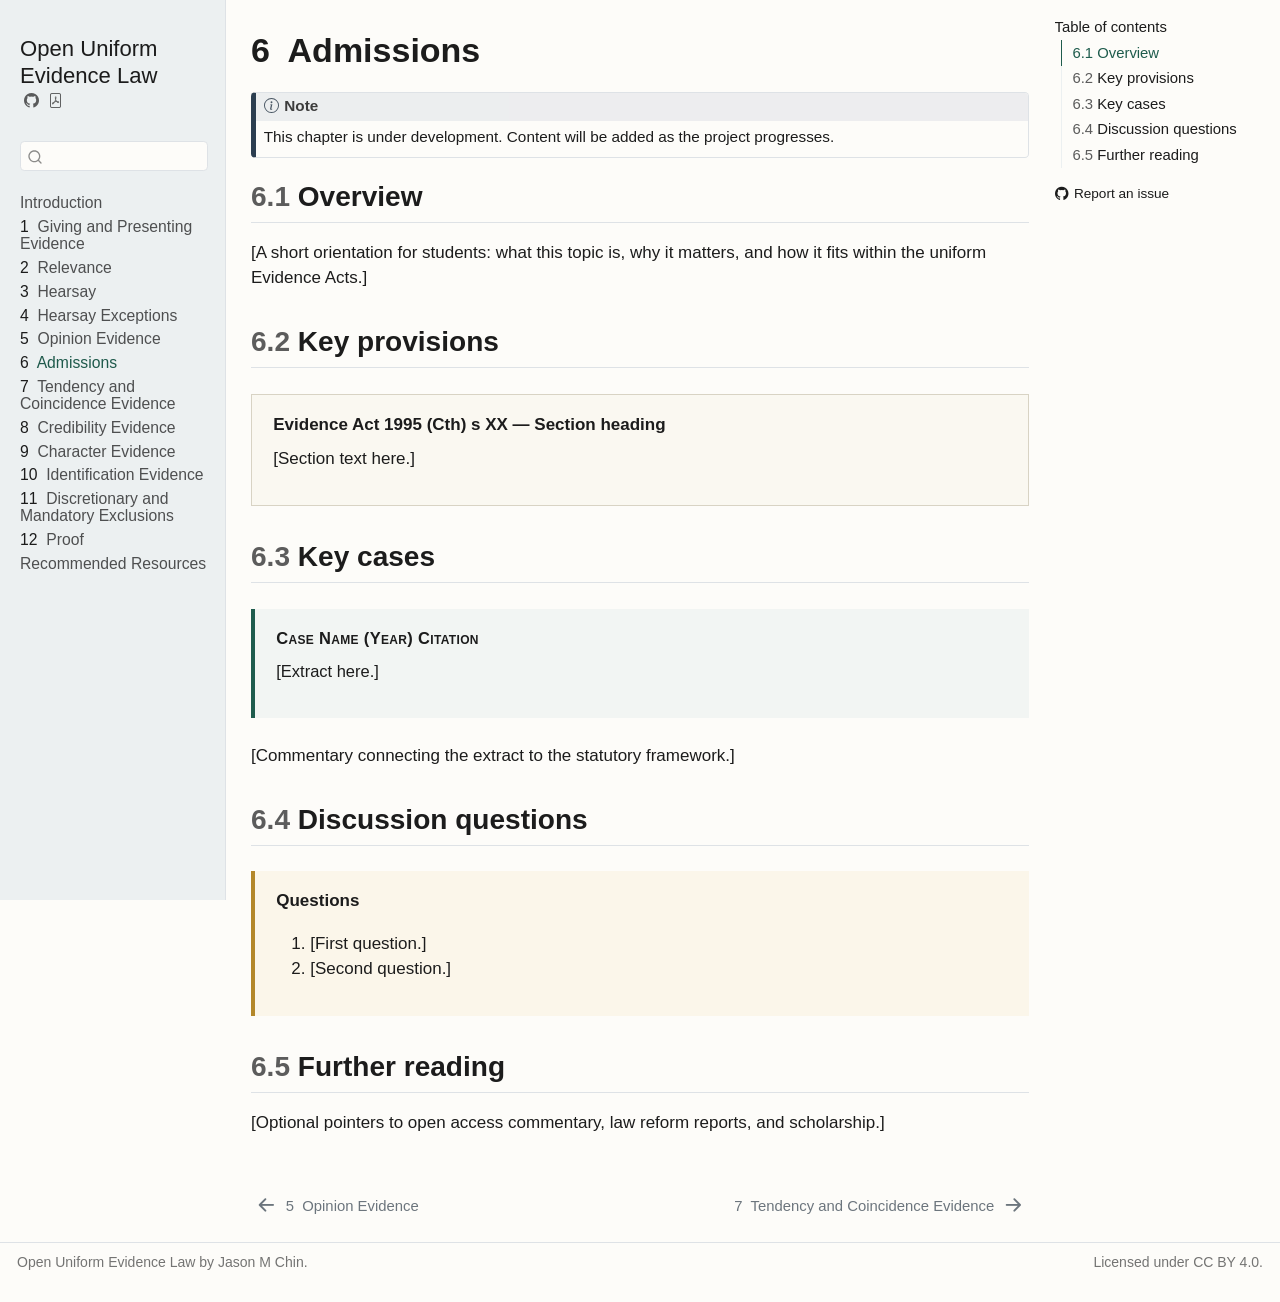
<file: 06-admissions.html>
<!DOCTYPE html>
<html xmlns="http://www.w3.org/1999/xhtml" lang="en" xml:lang="en"><head>

<meta charset="utf-8">
<meta name="generator" content="quarto-1.9.38">

<meta name="viewport" content="width=device-width, initial-scale=1.0, user-scalable=yes">


<title>6&nbsp; Admissions – Open Uniform Evidence Law</title>
<style>
/* Default styles provided by pandoc.
** See https://pandoc.org/MANUAL.html#variables-for-html for config info.
*/
code{white-space: pre-wrap;}
span.smallcaps{font-variant: small-caps;}
div.columns{display: flex; gap: min(4vw, 1.5em);}
div.column{flex: auto; overflow-x: auto;}
div.hanging-indent{margin-left: 1.5em; text-indent: -1.5em;}
ul.task-list{list-style: none;}
ul.task-list li input[type="checkbox"] {
  width: 0.8em;
  margin: 0 0.8em 0.2em -1em; /* quarto-specific, see https://github.com/quarto-dev/quarto-cli/issues/4556 */ 
  vertical-align: middle;
}
</style>


<script src="site_libs/quarto-nav/quarto-nav.js"></script>
<script src="site_libs/quarto-nav/headroom.min.js"></script>
<script src="site_libs/clipboard/clipboard.min.js"></script>
<script src="site_libs/quarto-search/autocomplete.umd.js"></script>
<script src="site_libs/quarto-search/fuse.min.js"></script>
<script src="site_libs/quarto-search/quarto-search.js"></script>
<meta name="quarto:offset" content="./">
<link href="./07-tendency-and-coincidence.html" rel="next">
<link href="./05-opinion-evidence.html" rel="prev">
<script src="site_libs/quarto-html/quarto.js" type="module"></script>
<script src="site_libs/quarto-html/tabsets/tabsets.js" type="module"></script>
<script src="site_libs/quarto-html/popper.min.js"></script>
<script src="site_libs/quarto-html/tippy.umd.min.js"></script>
<script src="site_libs/quarto-html/anchor.min.js"></script>
<link href="site_libs/quarto-html/tippy.css" rel="stylesheet">
<link href="site_libs/quarto-html/quarto-syntax-highlighting-15634bcf2e68342d4ad2dfa704d543f6.css" rel="stylesheet" id="quarto-text-highlighting-styles">
<script src="site_libs/bootstrap/bootstrap.min.js"></script>
<link href="site_libs/bootstrap/bootstrap-icons.css" rel="stylesheet">
<link href="site_libs/bootstrap/bootstrap-96fddaa326c054c3f04a97d124d79233.min.css" rel="stylesheet" append-hash="true" id="quarto-bootstrap" data-mode="light">
<script id="quarto-search-options" type="application/json">{
  "location": "sidebar",
  "copy-button": false,
  "collapse-after": 3,
  "panel-placement": "start",
  "type": "textbox",
  "limit": 50,
  "keyboard-shortcut": [
    "f",
    "/",
    "s"
  ],
  "show-item-context": false,
  "language": {
    "search-no-results-text": "No results",
    "search-matching-documents-text": "matching documents",
    "search-copy-link-title": "Copy link to search",
    "search-hide-matches-text": "Hide additional matches",
    "search-more-match-text": "more match in this document",
    "search-more-matches-text": "more matches in this document",
    "search-clear-button-title": "Clear",
    "search-text-placeholder": "",
    "search-detached-cancel-button-title": "Cancel",
    "search-submit-button-title": "Submit",
    "search-label": "Search"
  }
}</script>


</head>

<body class="nav-sidebar docked quarto-light">

<div id="quarto-search-results"></div>
  <header id="quarto-header" class="headroom fixed-top">
  <nav class="quarto-secondary-nav">
    <div class="container-fluid d-flex">
      <button type="button" class="quarto-btn-toggle btn" data-bs-toggle="collapse" role="button" data-bs-target=".quarto-sidebar-collapse-item" aria-controls="quarto-sidebar" aria-expanded="false" aria-label="Toggle sidebar navigation" onclick="if (window.quartoToggleHeadroom) { window.quartoToggleHeadroom(); }">
        <i class="bi bi-layout-text-sidebar-reverse"></i>
      </button>
        <nav class="quarto-page-breadcrumbs" aria-label="breadcrumb"><ol class="breadcrumb"><li class="breadcrumb-item"><a href="./06-admissions.html"><span class="chapter-number">6</span>&nbsp; <span class="chapter-title">Admissions</span></a></li></ol></nav>
        <a class="flex-grow-1" role="navigation" data-bs-toggle="collapse" data-bs-target=".quarto-sidebar-collapse-item" aria-controls="quarto-sidebar" aria-expanded="false" aria-label="Toggle sidebar navigation" onclick="if (window.quartoToggleHeadroom) { window.quartoToggleHeadroom(); }">      
        </a>
      <button type="button" class="btn quarto-search-button" aria-label="Search" onclick="window.quartoOpenSearch();">
        <i class="bi bi-search"></i>
      </button>
    </div>
  </nav>
</header>
<!-- content -->
<div id="quarto-content" class="quarto-container page-columns page-rows-contents page-layout-article">
<!-- sidebar -->
  <nav id="quarto-sidebar" class="sidebar collapse collapse-horizontal quarto-sidebar-collapse-item sidebar-navigation docked overflow-auto">
    <div class="pt-lg-2 mt-2 text-left sidebar-header">
    <div class="sidebar-title mb-0 py-0">
      <a href="./">Open Uniform Evidence Law</a> 
        <div class="sidebar-tools-main">
    <a href="https://github.com/jasonmchin/OpenUEL" title="Source Code" class="quarto-navigation-tool px-1" aria-label="Source Code"><i class="bi bi-github"></i></a>
    <a href="./Open-Uniform-Evidence-Law.pdf" title="Download PDF" class="quarto-navigation-tool px-1" aria-label="Download PDF"><i class="bi bi-file-pdf"></i></a>
</div>
    </div>
      </div>
        <div class="mt-2 flex-shrink-0 align-items-center">
        <div class="sidebar-search">
        <div id="quarto-search" class="" title="Search"></div>
        </div>
        </div>
    <div class="sidebar-menu-container"> 
    <ul class="list-unstyled mt-1">
        <li class="sidebar-item">
  <div class="sidebar-item-container"> 
  <a href="./index.html" class="sidebar-item-text sidebar-link">
 <span class="menu-text">Introduction</span></a>
  </div>
</li>
        <li class="sidebar-item">
  <div class="sidebar-item-container"> 
  <a href="./01-giving-and-presenting-evidence.html" class="sidebar-item-text sidebar-link">
 <span class="menu-text"><span class="chapter-number">1</span>&nbsp; <span class="chapter-title">Giving and Presenting Evidence</span></span></a>
  </div>
</li>
        <li class="sidebar-item">
  <div class="sidebar-item-container"> 
  <a href="./02-relevance.html" class="sidebar-item-text sidebar-link">
 <span class="menu-text"><span class="chapter-number">2</span>&nbsp; <span class="chapter-title">Relevance</span></span></a>
  </div>
</li>
        <li class="sidebar-item">
  <div class="sidebar-item-container"> 
  <a href="./03-hearsay.html" class="sidebar-item-text sidebar-link">
 <span class="menu-text"><span class="chapter-number">3</span>&nbsp; <span class="chapter-title">Hearsay</span></span></a>
  </div>
</li>
        <li class="sidebar-item">
  <div class="sidebar-item-container"> 
  <a href="./04-hearsay-exceptions.html" class="sidebar-item-text sidebar-link">
 <span class="menu-text"><span class="chapter-number">4</span>&nbsp; <span class="chapter-title">Hearsay Exceptions</span></span></a>
  </div>
</li>
        <li class="sidebar-item">
  <div class="sidebar-item-container"> 
  <a href="./05-opinion-evidence.html" class="sidebar-item-text sidebar-link">
 <span class="menu-text"><span class="chapter-number">5</span>&nbsp; <span class="chapter-title">Opinion Evidence</span></span></a>
  </div>
</li>
        <li class="sidebar-item">
  <div class="sidebar-item-container"> 
  <a href="./06-admissions.html" class="sidebar-item-text sidebar-link active">
 <span class="menu-text"><span class="chapter-number">6</span>&nbsp; <span class="chapter-title">Admissions</span></span></a>
  </div>
</li>
        <li class="sidebar-item">
  <div class="sidebar-item-container"> 
  <a href="./07-tendency-and-coincidence.html" class="sidebar-item-text sidebar-link">
 <span class="menu-text"><span class="chapter-number">7</span>&nbsp; <span class="chapter-title">Tendency and Coincidence Evidence</span></span></a>
  </div>
</li>
        <li class="sidebar-item">
  <div class="sidebar-item-container"> 
  <a href="./08-credibility-evidence.html" class="sidebar-item-text sidebar-link">
 <span class="menu-text"><span class="chapter-number">8</span>&nbsp; <span class="chapter-title">Credibility Evidence</span></span></a>
  </div>
</li>
        <li class="sidebar-item">
  <div class="sidebar-item-container"> 
  <a href="./09-character-evidence.html" class="sidebar-item-text sidebar-link">
 <span class="menu-text"><span class="chapter-number">9</span>&nbsp; <span class="chapter-title">Character Evidence</span></span></a>
  </div>
</li>
        <li class="sidebar-item">
  <div class="sidebar-item-container"> 
  <a href="./10-identification-evidence.html" class="sidebar-item-text sidebar-link">
 <span class="menu-text"><span class="chapter-number">10</span>&nbsp; <span class="chapter-title">Identification Evidence</span></span></a>
  </div>
</li>
        <li class="sidebar-item">
  <div class="sidebar-item-container"> 
  <a href="./11-discretionary-and-mandatory-exclusions.html" class="sidebar-item-text sidebar-link">
 <span class="menu-text"><span class="chapter-number">11</span>&nbsp; <span class="chapter-title">Discretionary and Mandatory Exclusions</span></span></a>
  </div>
</li>
        <li class="sidebar-item">
  <div class="sidebar-item-container"> 
  <a href="./12-proof.html" class="sidebar-item-text sidebar-link">
 <span class="menu-text"><span class="chapter-number">12</span>&nbsp; <span class="chapter-title">Proof</span></span></a>
  </div>
</li>
        <li class="sidebar-item">
  <div class="sidebar-item-container"> 
  <a href="./13-recommended-resources.html" class="sidebar-item-text sidebar-link">
 <span class="menu-text">Recommended Resources</span></a>
  </div>
</li>
    </ul>
    </div>
</nav>
<div id="quarto-sidebar-glass" class="quarto-sidebar-collapse-item" data-bs-toggle="collapse" data-bs-target=".quarto-sidebar-collapse-item"></div>
<!-- margin-sidebar -->
    <div id="quarto-margin-sidebar" class="sidebar margin-sidebar">
        <nav id="TOC" role="doc-toc" class="toc-active">
    <h2 id="toc-title">Table of contents</h2>
   
  <ul>
  <li><a href="#overview" id="toc-overview" class="nav-link active" data-scroll-target="#overview"><span class="header-section-number">6.1</span> Overview</a></li>
  <li><a href="#key-provisions" id="toc-key-provisions" class="nav-link" data-scroll-target="#key-provisions"><span class="header-section-number">6.2</span> Key provisions</a></li>
  <li><a href="#key-cases" id="toc-key-cases" class="nav-link" data-scroll-target="#key-cases"><span class="header-section-number">6.3</span> Key cases</a></li>
  <li><a href="#discussion-questions" id="toc-discussion-questions" class="nav-link" data-scroll-target="#discussion-questions"><span class="header-section-number">6.4</span> Discussion questions</a></li>
  <li><a href="#further-reading" id="toc-further-reading" class="nav-link" data-scroll-target="#further-reading"><span class="header-section-number">6.5</span> Further reading</a></li>
  </ul>
<div class="toc-actions"><ul><li><a href="https://github.com/jasonmchin/OpenUEL/issues/new" class="toc-action"><i class="bi bi-github"></i>Report an issue</a></li></ul></div></nav>
    </div>
<!-- main -->
<main class="content" id="quarto-document-content">

<header id="title-block-header" class="quarto-title-block default">
<div class="quarto-title">
<h1 class="title"><span class="chapter-number">6</span>&nbsp; <span class="chapter-title">Admissions</span></h1>
</div>



<div class="quarto-title-meta">

    
  
    
  </div>
  


</header>


<div class="callout callout-style-default callout-note callout-titled">
<div class="callout-header d-flex align-content-center">
<div class="callout-icon-container">
<i class="callout-icon"></i>
</div>
<div class="callout-title-container flex-fill">
Note
</div>
</div>
<div class="callout-body-container callout-body">
<p>This chapter is under development. Content will be added as the project progresses.</p>
</div>
</div>
<section id="overview" class="level2" data-number="6.1">
<h2 data-number="6.1" class="anchored" data-anchor-id="overview"><span class="header-section-number">6.1</span> Overview</h2>
<p>[A short orientation for students: what this topic is, why it matters, and how it fits within the uniform Evidence Acts.]</p>
</section>
<section id="key-provisions" class="level2" data-number="6.2">
<h2 data-number="6.2" class="anchored" data-anchor-id="key-provisions"><span class="header-section-number">6.2</span> Key provisions</h2>
<div class="statute">
<p><span class="statute-heading"><strong>Evidence Act 1995 (Cth) s XX — Section heading</strong></span> [Section text here.]</p>
</div>
</section>
<section id="key-cases" class="level2" data-number="6.3">
<h2 data-number="6.3" class="anchored" data-anchor-id="key-cases"><span class="header-section-number">6.3</span> Key cases</h2>
<div class="case-extract">
<p><span class="case-citation"><strong>Case Name</strong> (Year) Citation</span> [Extract here.]</p>
</div>
<p>[Commentary connecting the extract to the statutory framework.]</p>
</section>
<section id="discussion-questions" class="level2" data-number="6.4">
<h2 data-number="6.4" class="anchored" data-anchor-id="discussion-questions"><span class="header-section-number">6.4</span> Discussion questions</h2>
<div class="questions">
<p><strong>Questions</strong></p>
<ol type="1">
<li>[First question.]</li>
<li>[Second question.]</li>
</ol>
</div>
</section>
<section id="further-reading" class="level2" data-number="6.5">
<h2 data-number="6.5" class="anchored" data-anchor-id="further-reading"><span class="header-section-number">6.5</span> Further reading</h2>
<p>[Optional pointers to open access commentary, law reform reports, and scholarship.]</p>


</section>

</main> <!-- /main -->
<script id="quarto-html-after-body" type="application/javascript">
  window.document.addEventListener("DOMContentLoaded", function (event) {
    const icon = "";
    const anchorJS = new window.AnchorJS();
    anchorJS.options = {
      placement: 'right',
      icon: icon
    };
    anchorJS.add('.anchored');
    const isCodeAnnotation = (el) => {
      for (const clz of el.classList) {
        if (clz.startsWith('code-annotation-')) {                     
          return true;
        }
      }
      return false;
    }
    const onCopySuccess = function(e) {
      // button target
      const button = e.trigger;
      // don't keep focus
      button.blur();
      // flash "checked"
      button.classList.add('code-copy-button-checked');
      var currentTitle = button.getAttribute("title");
      button.setAttribute("title", "Copied!");
      let tooltip;
      if (window.bootstrap) {
        button.setAttribute("data-bs-toggle", "tooltip");
        button.setAttribute("data-bs-placement", "left");
        button.setAttribute("data-bs-title", "Copied!");
        tooltip = new bootstrap.Tooltip(button, 
          { trigger: "manual", 
            customClass: "code-copy-button-tooltip",
            offset: [0, -8]});
        tooltip.show();    
      }
      setTimeout(function() {
        if (tooltip) {
          tooltip.hide();
          button.removeAttribute("data-bs-title");
          button.removeAttribute("data-bs-toggle");
          button.removeAttribute("data-bs-placement");
        }
        button.setAttribute("title", currentTitle);
        button.classList.remove('code-copy-button-checked');
      }, 1000);
      // clear code selection
      e.clearSelection();
    }
    const getTextToCopy = function(trigger) {
      const outerScaffold = trigger.parentElement.cloneNode(true);
      const codeEl = outerScaffold.querySelector('code');
      for (const childEl of codeEl.children) {
        if (isCodeAnnotation(childEl)) {
          childEl.remove();
        }
      }
      return codeEl.innerText;
    }
    const clipboard = new window.ClipboardJS('.code-copy-button:not([data-in-quarto-modal])', {
      text: getTextToCopy
    });
    clipboard.on('success', onCopySuccess);
    if (window.document.getElementById('quarto-embedded-source-code-modal')) {
      const clipboardModal = new window.ClipboardJS('.code-copy-button[data-in-quarto-modal]', {
        text: getTextToCopy,
        container: window.document.getElementById('quarto-embedded-source-code-modal')
      });
      clipboardModal.on('success', onCopySuccess);
    }
      var localhostRegex = new RegExp(/^(?:http|https):\/\/localhost\:?[0-9]*\//);
      var mailtoRegex = new RegExp(/^mailto:/);
        var filterRegex = new RegExp("https:\/\/jasonmchin\.github\.io\/OpenUEL\/");
      var isInternal = (href) => {
          return filterRegex.test(href) || localhostRegex.test(href) || mailtoRegex.test(href);
      }
      // Inspect non-navigation links and adorn them if external
     var links = window.document.querySelectorAll('a[href]:not(.nav-link):not(.navbar-brand):not(.toc-action):not(.sidebar-link):not(.sidebar-item-toggle):not(.pagination-link):not(.no-external):not([aria-hidden]):not(.dropdown-item):not(.quarto-navigation-tool):not(.about-link)');
      for (var i=0; i<links.length; i++) {
        const link = links[i];
        if (!isInternal(link.href)) {
          // undo the damage that might have been done by quarto-nav.js in the case of
          // links that we want to consider external
          if (link.dataset.originalHref !== undefined) {
            link.href = link.dataset.originalHref;
          }
            // target, if specified
            link.setAttribute("target", "_blank");
            if (link.getAttribute("rel") === null) {
              link.setAttribute("rel", "noopener");
            }
        }
      }
    function tippyHover(el, contentFn, onTriggerFn, onUntriggerFn) {
      const config = {
        allowHTML: true,
        maxWidth: 500,
        delay: 100,
        arrow: false,
        appendTo: function(el) {
            return el.parentElement;
        },
        interactive: true,
        interactiveBorder: 10,
        theme: 'quarto',
        placement: 'bottom-start',
      };
      if (contentFn) {
        config.content = contentFn;
      }
      if (onTriggerFn) {
        config.onTrigger = onTriggerFn;
      }
      if (onUntriggerFn) {
        config.onUntrigger = onUntriggerFn;
      }
      window.tippy(el, config); 
    }
    const noterefs = window.document.querySelectorAll('a[role="doc-noteref"]');
    for (var i=0; i<noterefs.length; i++) {
      const ref = noterefs[i];
      tippyHover(ref, function() {
        // use id or data attribute instead here
        let href = ref.getAttribute('data-footnote-href') || ref.getAttribute('href');
        try { href = new URL(href).hash; } catch {}
        const id = href.replace(/^#\/?/, "");
        const note = window.document.getElementById(id);
        if (note) {
          return note.innerHTML;
        } else {
          return "";
        }
      });
    }
    const xrefs = window.document.querySelectorAll('a.quarto-xref');
    const processXRef = (id, note) => {
      // Strip column container classes
      const stripColumnClz = (el) => {
        el.classList.remove("page-full", "page-columns");
        if (el.children) {
          for (const child of el.children) {
            stripColumnClz(child);
          }
        }
      }
      stripColumnClz(note)
      if (id === null || id.startsWith('sec-')) {
        // Special case sections, only their first couple elements
        const container = document.createElement("div");
        if (note.children && note.children.length > 2) {
          container.appendChild(note.children[0].cloneNode(true));
          for (let i = 1; i < note.children.length; i++) {
            const child = note.children[i];
            if (child.tagName === "P" && child.innerText === "") {
              continue;
            } else {
              container.appendChild(child.cloneNode(true));
              break;
            }
          }
          if (window.Quarto?.typesetMath) {
            window.Quarto.typesetMath(container);
          }
          return container.innerHTML
        } else {
          if (window.Quarto?.typesetMath) {
            window.Quarto.typesetMath(note);
          }
          return note.innerHTML;
        }
      } else {
        // Remove any anchor links if they are present
        const anchorLink = note.querySelector('a.anchorjs-link');
        if (anchorLink) {
          anchorLink.remove();
        }
        if (window.Quarto?.typesetMath) {
          window.Quarto.typesetMath(note);
        }
        if (note.classList.contains("callout")) {
          return note.outerHTML;
        } else {
          return note.innerHTML;
        }
      }
    }
    for (var i=0; i<xrefs.length; i++) {
      const xref = xrefs[i];
      tippyHover(xref, undefined, function(instance) {
        instance.disable();
        let url = xref.getAttribute('href');
        let hash = undefined; 
        if (url.startsWith('#')) {
          hash = url;
        } else {
          try { hash = new URL(url).hash; } catch {}
        }
        if (hash) {
          const id = hash.replace(/^#\/?/, "");
          const note = window.document.getElementById(id);
          if (note !== null) {
            try {
              const html = processXRef(id, note.cloneNode(true));
              instance.setContent(html);
            } finally {
              instance.enable();
              instance.show();
            }
          } else {
            // See if we can fetch this
            fetch(url.split('#')[0])
            .then(res => res.text())
            .then(html => {
              const parser = new DOMParser();
              const htmlDoc = parser.parseFromString(html, "text/html");
              const note = htmlDoc.getElementById(id);
              if (note !== null) {
                const html = processXRef(id, note);
                instance.setContent(html);
              } 
            }).finally(() => {
              instance.enable();
              instance.show();
            });
          }
        } else {
          // See if we can fetch a full url (with no hash to target)
          // This is a special case and we should probably do some content thinning / targeting
          fetch(url)
          .then(res => res.text())
          .then(html => {
            const parser = new DOMParser();
            const htmlDoc = parser.parseFromString(html, "text/html");
            const note = htmlDoc.querySelector('main.content');
            if (note !== null) {
              // This should only happen for chapter cross references
              // (since there is no id in the URL)
              // remove the first header
              if (note.children.length > 0 && note.children[0].tagName === "HEADER") {
                note.children[0].remove();
              }
              const html = processXRef(null, note);
              instance.setContent(html);
            } 
          }).finally(() => {
            instance.enable();
            instance.show();
          });
        }
      }, function(instance) {
      });
    }
        let selectedAnnoteEl;
        const selectorForAnnotation = ( cell, annotation) => {
          let cellAttr = 'data-code-cell="' + cell + '"';
          let lineAttr = 'data-code-annotation="' +  annotation + '"';
          const selector = 'span[' + cellAttr + '][' + lineAttr + ']';
          return selector;
        }
        const selectCodeLines = (annoteEl) => {
          const doc = window.document;
          const targetCell = annoteEl.getAttribute("data-target-cell");
          const targetAnnotation = annoteEl.getAttribute("data-target-annotation");
          const annoteSpan = window.document.querySelector(selectorForAnnotation(targetCell, targetAnnotation));
          const lines = annoteSpan.getAttribute("data-code-lines").split(",");
          const lineIds = lines.map((line) => {
            return targetCell + "-" + line;
          })
          let top = null;
          let height = null;
          let parent = null;
          if (lineIds.length > 0) {
              //compute the position of the single el (top and bottom and make a div)
              const el = window.document.getElementById(lineIds[0]);
              top = el.offsetTop;
              height = el.offsetHeight;
              parent = el.parentElement.parentElement;
            if (lineIds.length > 1) {
              const lastEl = window.document.getElementById(lineIds[lineIds.length - 1]);
              const bottom = lastEl.offsetTop + lastEl.offsetHeight;
              height = bottom - top;
            }
            if (top !== null && height !== null && parent !== null) {
              // cook up a div (if necessary) and position it 
              let div = window.document.getElementById("code-annotation-line-highlight");
              if (div === null) {
                div = window.document.createElement("div");
                div.setAttribute("id", "code-annotation-line-highlight");
                div.style.position = 'absolute';
                parent.appendChild(div);
              }
              div.style.top = top - 2 + "px";
              div.style.height = height + 4 + "px";
              div.style.left = 0;
              let gutterDiv = window.document.getElementById("code-annotation-line-highlight-gutter");
              if (gutterDiv === null) {
                gutterDiv = window.document.createElement("div");
                gutterDiv.setAttribute("id", "code-annotation-line-highlight-gutter");
                gutterDiv.style.position = 'absolute';
                const codeCell = window.document.getElementById(targetCell);
                const gutter = codeCell.querySelector('.code-annotation-gutter');
                gutter.appendChild(gutterDiv);
              }
              gutterDiv.style.top = top - 2 + "px";
              gutterDiv.style.height = height + 4 + "px";
            }
            selectedAnnoteEl = annoteEl;
          }
        };
        const unselectCodeLines = () => {
          const elementsIds = ["code-annotation-line-highlight", "code-annotation-line-highlight-gutter"];
          elementsIds.forEach((elId) => {
            const div = window.document.getElementById(elId);
            if (div) {
              div.remove();
            }
          });
          selectedAnnoteEl = undefined;
        };
          // Handle positioning of the toggle
      window.addEventListener(
        "resize",
        throttle(() => {
          elRect = undefined;
          if (selectedAnnoteEl) {
            selectCodeLines(selectedAnnoteEl);
          }
        }, 10)
      );
      function throttle(fn, ms) {
      let throttle = false;
      let timer;
        return (...args) => {
          if(!throttle) { // first call gets through
              fn.apply(this, args);
              throttle = true;
          } else { // all the others get throttled
              if(timer) clearTimeout(timer); // cancel #2
              timer = setTimeout(() => {
                fn.apply(this, args);
                timer = throttle = false;
              }, ms);
          }
        };
      }
        // Attach click handler to the DT
        const annoteDls = window.document.querySelectorAll('dt[data-target-cell]');
        for (const annoteDlNode of annoteDls) {
          annoteDlNode.addEventListener('click', (event) => {
            const clickedEl = event.target;
            if (clickedEl !== selectedAnnoteEl) {
              unselectCodeLines();
              const activeEl = window.document.querySelector('dt[data-target-cell].code-annotation-active');
              if (activeEl) {
                activeEl.classList.remove('code-annotation-active');
              }
              selectCodeLines(clickedEl);
              clickedEl.classList.add('code-annotation-active');
            } else {
              // Unselect the line
              unselectCodeLines();
              clickedEl.classList.remove('code-annotation-active');
            }
          });
        }
    const findCites = (el) => {
      const parentEl = el.parentElement;
      if (parentEl) {
        const cites = parentEl.dataset.cites;
        if (cites) {
          return {
            el,
            cites: cites.split(' ')
          };
        } else {
          return findCites(el.parentElement)
        }
      } else {
        return undefined;
      }
    };
    var bibliorefs = window.document.querySelectorAll('a[role="doc-biblioref"]');
    for (var i=0; i<bibliorefs.length; i++) {
      const ref = bibliorefs[i];
      const citeInfo = findCites(ref);
      if (citeInfo) {
        tippyHover(citeInfo.el, function() {
          var popup = window.document.createElement('div');
          citeInfo.cites.forEach(function(cite) {
            var citeDiv = window.document.createElement('div');
            citeDiv.classList.add('hanging-indent');
            citeDiv.classList.add('csl-entry');
            var biblioDiv = window.document.getElementById('ref-' + cite);
            if (biblioDiv) {
              citeDiv.innerHTML = biblioDiv.innerHTML;
            }
            popup.appendChild(citeDiv);
          });
          return popup.innerHTML;
        });
      }
    }
  });
  </script>
<nav class="page-navigation">
  <div class="nav-page nav-page-previous">
      <a href="./05-opinion-evidence.html" class="pagination-link" aria-label="Opinion Evidence">
        <i class="bi bi-arrow-left-short"></i> <span class="nav-page-text"><span class="chapter-number">5</span>&nbsp; <span class="chapter-title">Opinion Evidence</span></span>
      </a>          
  </div>
  <div class="nav-page nav-page-next">
      <a href="./07-tendency-and-coincidence.html" class="pagination-link" aria-label="Tendency and Coincidence Evidence">
        <span class="nav-page-text"><span class="chapter-number">7</span>&nbsp; <span class="chapter-title">Tendency and Coincidence Evidence</span></span> <i class="bi bi-arrow-right-short"></i>
      </a>
  </div>
</nav>
</div> <!-- /content -->
<footer class="footer">
  <div class="nav-footer">
    <div class="nav-footer-left">
<p>Open Uniform Evidence Law by Jason M Chin.</p>
</div>   
    <div class="nav-footer-center">
      &nbsp;
    <div class="toc-actions d-sm-block d-md-none"><ul><li><a href="https://github.com/jasonmchin/OpenUEL/issues/new" class="toc-action"><i class="bi bi-github"></i>Report an issue</a></li></ul></div></div>
    <div class="nav-footer-right">
<p>Licensed under CC BY 4.0.</p>
</div>
  </div>
</footer>




</body></html>
</file>
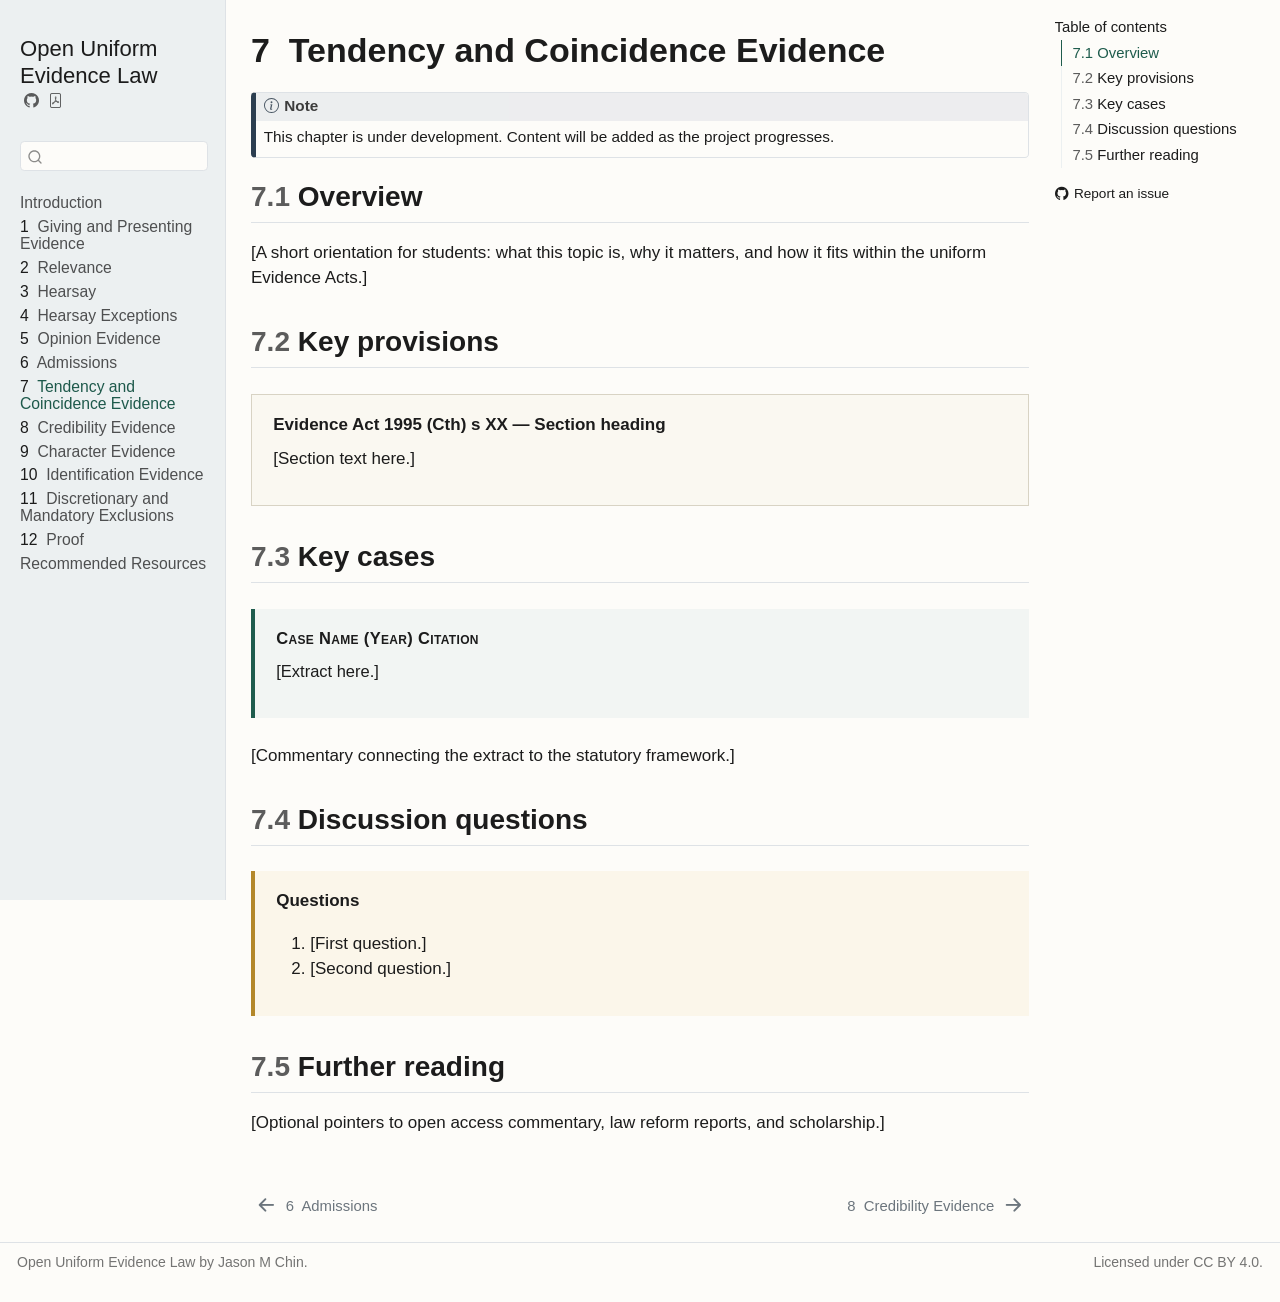
<file: 07-tendency-and-coincidence.html>
<!DOCTYPE html>
<html xmlns="http://www.w3.org/1999/xhtml" lang="en" xml:lang="en"><head>

<meta charset="utf-8">
<meta name="generator" content="quarto-1.9.38">

<meta name="viewport" content="width=device-width, initial-scale=1.0, user-scalable=yes">


<title>7&nbsp; Tendency and Coincidence Evidence – Open Uniform Evidence Law</title>
<style>
/* Default styles provided by pandoc.
** See https://pandoc.org/MANUAL.html#variables-for-html for config info.
*/
code{white-space: pre-wrap;}
span.smallcaps{font-variant: small-caps;}
div.columns{display: flex; gap: min(4vw, 1.5em);}
div.column{flex: auto; overflow-x: auto;}
div.hanging-indent{margin-left: 1.5em; text-indent: -1.5em;}
ul.task-list{list-style: none;}
ul.task-list li input[type="checkbox"] {
  width: 0.8em;
  margin: 0 0.8em 0.2em -1em; /* quarto-specific, see https://github.com/quarto-dev/quarto-cli/issues/4556 */ 
  vertical-align: middle;
}
</style>


<script src="site_libs/quarto-nav/quarto-nav.js"></script>
<script src="site_libs/quarto-nav/headroom.min.js"></script>
<script src="site_libs/clipboard/clipboard.min.js"></script>
<script src="site_libs/quarto-search/autocomplete.umd.js"></script>
<script src="site_libs/quarto-search/fuse.min.js"></script>
<script src="site_libs/quarto-search/quarto-search.js"></script>
<meta name="quarto:offset" content="./">
<link href="./08-credibility-evidence.html" rel="next">
<link href="./06-admissions.html" rel="prev">
<script src="site_libs/quarto-html/quarto.js" type="module"></script>
<script src="site_libs/quarto-html/tabsets/tabsets.js" type="module"></script>
<script src="site_libs/quarto-html/popper.min.js"></script>
<script src="site_libs/quarto-html/tippy.umd.min.js"></script>
<script src="site_libs/quarto-html/anchor.min.js"></script>
<link href="site_libs/quarto-html/tippy.css" rel="stylesheet">
<link href="site_libs/quarto-html/quarto-syntax-highlighting-15634bcf2e68342d4ad2dfa704d543f6.css" rel="stylesheet" id="quarto-text-highlighting-styles">
<script src="site_libs/bootstrap/bootstrap.min.js"></script>
<link href="site_libs/bootstrap/bootstrap-icons.css" rel="stylesheet">
<link href="site_libs/bootstrap/bootstrap-96fddaa326c054c3f04a97d124d79233.min.css" rel="stylesheet" append-hash="true" id="quarto-bootstrap" data-mode="light">
<script id="quarto-search-options" type="application/json">{
  "location": "sidebar",
  "copy-button": false,
  "collapse-after": 3,
  "panel-placement": "start",
  "type": "textbox",
  "limit": 50,
  "keyboard-shortcut": [
    "f",
    "/",
    "s"
  ],
  "show-item-context": false,
  "language": {
    "search-no-results-text": "No results",
    "search-matching-documents-text": "matching documents",
    "search-copy-link-title": "Copy link to search",
    "search-hide-matches-text": "Hide additional matches",
    "search-more-match-text": "more match in this document",
    "search-more-matches-text": "more matches in this document",
    "search-clear-button-title": "Clear",
    "search-text-placeholder": "",
    "search-detached-cancel-button-title": "Cancel",
    "search-submit-button-title": "Submit",
    "search-label": "Search"
  }
}</script>


</head>

<body class="nav-sidebar docked quarto-light">

<div id="quarto-search-results"></div>
  <header id="quarto-header" class="headroom fixed-top">
  <nav class="quarto-secondary-nav">
    <div class="container-fluid d-flex">
      <button type="button" class="quarto-btn-toggle btn" data-bs-toggle="collapse" role="button" data-bs-target=".quarto-sidebar-collapse-item" aria-controls="quarto-sidebar" aria-expanded="false" aria-label="Toggle sidebar navigation" onclick="if (window.quartoToggleHeadroom) { window.quartoToggleHeadroom(); }">
        <i class="bi bi-layout-text-sidebar-reverse"></i>
      </button>
        <nav class="quarto-page-breadcrumbs" aria-label="breadcrumb"><ol class="breadcrumb"><li class="breadcrumb-item"><a href="./07-tendency-and-coincidence.html"><span class="chapter-number">7</span>&nbsp; <span class="chapter-title">Tendency and Coincidence Evidence</span></a></li></ol></nav>
        <a class="flex-grow-1" role="navigation" data-bs-toggle="collapse" data-bs-target=".quarto-sidebar-collapse-item" aria-controls="quarto-sidebar" aria-expanded="false" aria-label="Toggle sidebar navigation" onclick="if (window.quartoToggleHeadroom) { window.quartoToggleHeadroom(); }">      
        </a>
      <button type="button" class="btn quarto-search-button" aria-label="Search" onclick="window.quartoOpenSearch();">
        <i class="bi bi-search"></i>
      </button>
    </div>
  </nav>
</header>
<!-- content -->
<div id="quarto-content" class="quarto-container page-columns page-rows-contents page-layout-article">
<!-- sidebar -->
  <nav id="quarto-sidebar" class="sidebar collapse collapse-horizontal quarto-sidebar-collapse-item sidebar-navigation docked overflow-auto">
    <div class="pt-lg-2 mt-2 text-left sidebar-header">
    <div class="sidebar-title mb-0 py-0">
      <a href="./">Open Uniform Evidence Law</a> 
        <div class="sidebar-tools-main">
    <a href="https://github.com/jasonmchin/OpenUEL" title="Source Code" class="quarto-navigation-tool px-1" aria-label="Source Code"><i class="bi bi-github"></i></a>
    <a href="./Open-Uniform-Evidence-Law.pdf" title="Download PDF" class="quarto-navigation-tool px-1" aria-label="Download PDF"><i class="bi bi-file-pdf"></i></a>
</div>
    </div>
      </div>
        <div class="mt-2 flex-shrink-0 align-items-center">
        <div class="sidebar-search">
        <div id="quarto-search" class="" title="Search"></div>
        </div>
        </div>
    <div class="sidebar-menu-container"> 
    <ul class="list-unstyled mt-1">
        <li class="sidebar-item">
  <div class="sidebar-item-container"> 
  <a href="./index.html" class="sidebar-item-text sidebar-link">
 <span class="menu-text">Introduction</span></a>
  </div>
</li>
        <li class="sidebar-item">
  <div class="sidebar-item-container"> 
  <a href="./01-giving-and-presenting-evidence.html" class="sidebar-item-text sidebar-link">
 <span class="menu-text"><span class="chapter-number">1</span>&nbsp; <span class="chapter-title">Giving and Presenting Evidence</span></span></a>
  </div>
</li>
        <li class="sidebar-item">
  <div class="sidebar-item-container"> 
  <a href="./02-relevance.html" class="sidebar-item-text sidebar-link">
 <span class="menu-text"><span class="chapter-number">2</span>&nbsp; <span class="chapter-title">Relevance</span></span></a>
  </div>
</li>
        <li class="sidebar-item">
  <div class="sidebar-item-container"> 
  <a href="./03-hearsay.html" class="sidebar-item-text sidebar-link">
 <span class="menu-text"><span class="chapter-number">3</span>&nbsp; <span class="chapter-title">Hearsay</span></span></a>
  </div>
</li>
        <li class="sidebar-item">
  <div class="sidebar-item-container"> 
  <a href="./04-hearsay-exceptions.html" class="sidebar-item-text sidebar-link">
 <span class="menu-text"><span class="chapter-number">4</span>&nbsp; <span class="chapter-title">Hearsay Exceptions</span></span></a>
  </div>
</li>
        <li class="sidebar-item">
  <div class="sidebar-item-container"> 
  <a href="./05-opinion-evidence.html" class="sidebar-item-text sidebar-link">
 <span class="menu-text"><span class="chapter-number">5</span>&nbsp; <span class="chapter-title">Opinion Evidence</span></span></a>
  </div>
</li>
        <li class="sidebar-item">
  <div class="sidebar-item-container"> 
  <a href="./06-admissions.html" class="sidebar-item-text sidebar-link">
 <span class="menu-text"><span class="chapter-number">6</span>&nbsp; <span class="chapter-title">Admissions</span></span></a>
  </div>
</li>
        <li class="sidebar-item">
  <div class="sidebar-item-container"> 
  <a href="./07-tendency-and-coincidence.html" class="sidebar-item-text sidebar-link active">
 <span class="menu-text"><span class="chapter-number">7</span>&nbsp; <span class="chapter-title">Tendency and Coincidence Evidence</span></span></a>
  </div>
</li>
        <li class="sidebar-item">
  <div class="sidebar-item-container"> 
  <a href="./08-credibility-evidence.html" class="sidebar-item-text sidebar-link">
 <span class="menu-text"><span class="chapter-number">8</span>&nbsp; <span class="chapter-title">Credibility Evidence</span></span></a>
  </div>
</li>
        <li class="sidebar-item">
  <div class="sidebar-item-container"> 
  <a href="./09-character-evidence.html" class="sidebar-item-text sidebar-link">
 <span class="menu-text"><span class="chapter-number">9</span>&nbsp; <span class="chapter-title">Character Evidence</span></span></a>
  </div>
</li>
        <li class="sidebar-item">
  <div class="sidebar-item-container"> 
  <a href="./10-identification-evidence.html" class="sidebar-item-text sidebar-link">
 <span class="menu-text"><span class="chapter-number">10</span>&nbsp; <span class="chapter-title">Identification Evidence</span></span></a>
  </div>
</li>
        <li class="sidebar-item">
  <div class="sidebar-item-container"> 
  <a href="./11-discretionary-and-mandatory-exclusions.html" class="sidebar-item-text sidebar-link">
 <span class="menu-text"><span class="chapter-number">11</span>&nbsp; <span class="chapter-title">Discretionary and Mandatory Exclusions</span></span></a>
  </div>
</li>
        <li class="sidebar-item">
  <div class="sidebar-item-container"> 
  <a href="./12-proof.html" class="sidebar-item-text sidebar-link">
 <span class="menu-text"><span class="chapter-number">12</span>&nbsp; <span class="chapter-title">Proof</span></span></a>
  </div>
</li>
        <li class="sidebar-item">
  <div class="sidebar-item-container"> 
  <a href="./13-recommended-resources.html" class="sidebar-item-text sidebar-link">
 <span class="menu-text">Recommended Resources</span></a>
  </div>
</li>
    </ul>
    </div>
</nav>
<div id="quarto-sidebar-glass" class="quarto-sidebar-collapse-item" data-bs-toggle="collapse" data-bs-target=".quarto-sidebar-collapse-item"></div>
<!-- margin-sidebar -->
    <div id="quarto-margin-sidebar" class="sidebar margin-sidebar">
        <nav id="TOC" role="doc-toc" class="toc-active">
    <h2 id="toc-title">Table of contents</h2>
   
  <ul>
  <li><a href="#overview" id="toc-overview" class="nav-link active" data-scroll-target="#overview"><span class="header-section-number">7.1</span> Overview</a></li>
  <li><a href="#key-provisions" id="toc-key-provisions" class="nav-link" data-scroll-target="#key-provisions"><span class="header-section-number">7.2</span> Key provisions</a></li>
  <li><a href="#key-cases" id="toc-key-cases" class="nav-link" data-scroll-target="#key-cases"><span class="header-section-number">7.3</span> Key cases</a></li>
  <li><a href="#discussion-questions" id="toc-discussion-questions" class="nav-link" data-scroll-target="#discussion-questions"><span class="header-section-number">7.4</span> Discussion questions</a></li>
  <li><a href="#further-reading" id="toc-further-reading" class="nav-link" data-scroll-target="#further-reading"><span class="header-section-number">7.5</span> Further reading</a></li>
  </ul>
<div class="toc-actions"><ul><li><a href="https://github.com/jasonmchin/OpenUEL/issues/new" class="toc-action"><i class="bi bi-github"></i>Report an issue</a></li></ul></div></nav>
    </div>
<!-- main -->
<main class="content" id="quarto-document-content">

<header id="title-block-header" class="quarto-title-block default">
<div class="quarto-title">
<h1 class="title"><span class="chapter-number">7</span>&nbsp; <span class="chapter-title">Tendency and Coincidence Evidence</span></h1>
</div>



<div class="quarto-title-meta">

    
  
    
  </div>
  


</header>


<div class="callout callout-style-default callout-note callout-titled">
<div class="callout-header d-flex align-content-center">
<div class="callout-icon-container">
<i class="callout-icon"></i>
</div>
<div class="callout-title-container flex-fill">
Note
</div>
</div>
<div class="callout-body-container callout-body">
<p>This chapter is under development. Content will be added as the project progresses.</p>
</div>
</div>
<section id="overview" class="level2" data-number="7.1">
<h2 data-number="7.1" class="anchored" data-anchor-id="overview"><span class="header-section-number">7.1</span> Overview</h2>
<p>[A short orientation for students: what this topic is, why it matters, and how it fits within the uniform Evidence Acts.]</p>
</section>
<section id="key-provisions" class="level2" data-number="7.2">
<h2 data-number="7.2" class="anchored" data-anchor-id="key-provisions"><span class="header-section-number">7.2</span> Key provisions</h2>
<div class="statute">
<p><span class="statute-heading"><strong>Evidence Act 1995 (Cth) s XX — Section heading</strong></span> [Section text here.]</p>
</div>
</section>
<section id="key-cases" class="level2" data-number="7.3">
<h2 data-number="7.3" class="anchored" data-anchor-id="key-cases"><span class="header-section-number">7.3</span> Key cases</h2>
<div class="case-extract">
<p><span class="case-citation"><strong>Case Name</strong> (Year) Citation</span> [Extract here.]</p>
</div>
<p>[Commentary connecting the extract to the statutory framework.]</p>
</section>
<section id="discussion-questions" class="level2" data-number="7.4">
<h2 data-number="7.4" class="anchored" data-anchor-id="discussion-questions"><span class="header-section-number">7.4</span> Discussion questions</h2>
<div class="questions">
<p><strong>Questions</strong></p>
<ol type="1">
<li>[First question.]</li>
<li>[Second question.]</li>
</ol>
</div>
</section>
<section id="further-reading" class="level2" data-number="7.5">
<h2 data-number="7.5" class="anchored" data-anchor-id="further-reading"><span class="header-section-number">7.5</span> Further reading</h2>
<p>[Optional pointers to open access commentary, law reform reports, and scholarship.]</p>


</section>

</main> <!-- /main -->
<script id="quarto-html-after-body" type="application/javascript">
  window.document.addEventListener("DOMContentLoaded", function (event) {
    const icon = "";
    const anchorJS = new window.AnchorJS();
    anchorJS.options = {
      placement: 'right',
      icon: icon
    };
    anchorJS.add('.anchored');
    const isCodeAnnotation = (el) => {
      for (const clz of el.classList) {
        if (clz.startsWith('code-annotation-')) {                     
          return true;
        }
      }
      return false;
    }
    const onCopySuccess = function(e) {
      // button target
      const button = e.trigger;
      // don't keep focus
      button.blur();
      // flash "checked"
      button.classList.add('code-copy-button-checked');
      var currentTitle = button.getAttribute("title");
      button.setAttribute("title", "Copied!");
      let tooltip;
      if (window.bootstrap) {
        button.setAttribute("data-bs-toggle", "tooltip");
        button.setAttribute("data-bs-placement", "left");
        button.setAttribute("data-bs-title", "Copied!");
        tooltip = new bootstrap.Tooltip(button, 
          { trigger: "manual", 
            customClass: "code-copy-button-tooltip",
            offset: [0, -8]});
        tooltip.show();    
      }
      setTimeout(function() {
        if (tooltip) {
          tooltip.hide();
          button.removeAttribute("data-bs-title");
          button.removeAttribute("data-bs-toggle");
          button.removeAttribute("data-bs-placement");
        }
        button.setAttribute("title", currentTitle);
        button.classList.remove('code-copy-button-checked');
      }, 1000);
      // clear code selection
      e.clearSelection();
    }
    const getTextToCopy = function(trigger) {
      const outerScaffold = trigger.parentElement.cloneNode(true);
      const codeEl = outerScaffold.querySelector('code');
      for (const childEl of codeEl.children) {
        if (isCodeAnnotation(childEl)) {
          childEl.remove();
        }
      }
      return codeEl.innerText;
    }
    const clipboard = new window.ClipboardJS('.code-copy-button:not([data-in-quarto-modal])', {
      text: getTextToCopy
    });
    clipboard.on('success', onCopySuccess);
    if (window.document.getElementById('quarto-embedded-source-code-modal')) {
      const clipboardModal = new window.ClipboardJS('.code-copy-button[data-in-quarto-modal]', {
        text: getTextToCopy,
        container: window.document.getElementById('quarto-embedded-source-code-modal')
      });
      clipboardModal.on('success', onCopySuccess);
    }
      var localhostRegex = new RegExp(/^(?:http|https):\/\/localhost\:?[0-9]*\//);
      var mailtoRegex = new RegExp(/^mailto:/);
        var filterRegex = new RegExp("https:\/\/jasonmchin\.github\.io\/OpenUEL\/");
      var isInternal = (href) => {
          return filterRegex.test(href) || localhostRegex.test(href) || mailtoRegex.test(href);
      }
      // Inspect non-navigation links and adorn them if external
     var links = window.document.querySelectorAll('a[href]:not(.nav-link):not(.navbar-brand):not(.toc-action):not(.sidebar-link):not(.sidebar-item-toggle):not(.pagination-link):not(.no-external):not([aria-hidden]):not(.dropdown-item):not(.quarto-navigation-tool):not(.about-link)');
      for (var i=0; i<links.length; i++) {
        const link = links[i];
        if (!isInternal(link.href)) {
          // undo the damage that might have been done by quarto-nav.js in the case of
          // links that we want to consider external
          if (link.dataset.originalHref !== undefined) {
            link.href = link.dataset.originalHref;
          }
            // target, if specified
            link.setAttribute("target", "_blank");
            if (link.getAttribute("rel") === null) {
              link.setAttribute("rel", "noopener");
            }
        }
      }
    function tippyHover(el, contentFn, onTriggerFn, onUntriggerFn) {
      const config = {
        allowHTML: true,
        maxWidth: 500,
        delay: 100,
        arrow: false,
        appendTo: function(el) {
            return el.parentElement;
        },
        interactive: true,
        interactiveBorder: 10,
        theme: 'quarto',
        placement: 'bottom-start',
      };
      if (contentFn) {
        config.content = contentFn;
      }
      if (onTriggerFn) {
        config.onTrigger = onTriggerFn;
      }
      if (onUntriggerFn) {
        config.onUntrigger = onUntriggerFn;
      }
      window.tippy(el, config); 
    }
    const noterefs = window.document.querySelectorAll('a[role="doc-noteref"]');
    for (var i=0; i<noterefs.length; i++) {
      const ref = noterefs[i];
      tippyHover(ref, function() {
        // use id or data attribute instead here
        let href = ref.getAttribute('data-footnote-href') || ref.getAttribute('href');
        try { href = new URL(href).hash; } catch {}
        const id = href.replace(/^#\/?/, "");
        const note = window.document.getElementById(id);
        if (note) {
          return note.innerHTML;
        } else {
          return "";
        }
      });
    }
    const xrefs = window.document.querySelectorAll('a.quarto-xref');
    const processXRef = (id, note) => {
      // Strip column container classes
      const stripColumnClz = (el) => {
        el.classList.remove("page-full", "page-columns");
        if (el.children) {
          for (const child of el.children) {
            stripColumnClz(child);
          }
        }
      }
      stripColumnClz(note)
      if (id === null || id.startsWith('sec-')) {
        // Special case sections, only their first couple elements
        const container = document.createElement("div");
        if (note.children && note.children.length > 2) {
          container.appendChild(note.children[0].cloneNode(true));
          for (let i = 1; i < note.children.length; i++) {
            const child = note.children[i];
            if (child.tagName === "P" && child.innerText === "") {
              continue;
            } else {
              container.appendChild(child.cloneNode(true));
              break;
            }
          }
          if (window.Quarto?.typesetMath) {
            window.Quarto.typesetMath(container);
          }
          return container.innerHTML
        } else {
          if (window.Quarto?.typesetMath) {
            window.Quarto.typesetMath(note);
          }
          return note.innerHTML;
        }
      } else {
        // Remove any anchor links if they are present
        const anchorLink = note.querySelector('a.anchorjs-link');
        if (anchorLink) {
          anchorLink.remove();
        }
        if (window.Quarto?.typesetMath) {
          window.Quarto.typesetMath(note);
        }
        if (note.classList.contains("callout")) {
          return note.outerHTML;
        } else {
          return note.innerHTML;
        }
      }
    }
    for (var i=0; i<xrefs.length; i++) {
      const xref = xrefs[i];
      tippyHover(xref, undefined, function(instance) {
        instance.disable();
        let url = xref.getAttribute('href');
        let hash = undefined; 
        if (url.startsWith('#')) {
          hash = url;
        } else {
          try { hash = new URL(url).hash; } catch {}
        }
        if (hash) {
          const id = hash.replace(/^#\/?/, "");
          const note = window.document.getElementById(id);
          if (note !== null) {
            try {
              const html = processXRef(id, note.cloneNode(true));
              instance.setContent(html);
            } finally {
              instance.enable();
              instance.show();
            }
          } else {
            // See if we can fetch this
            fetch(url.split('#')[0])
            .then(res => res.text())
            .then(html => {
              const parser = new DOMParser();
              const htmlDoc = parser.parseFromString(html, "text/html");
              const note = htmlDoc.getElementById(id);
              if (note !== null) {
                const html = processXRef(id, note);
                instance.setContent(html);
              } 
            }).finally(() => {
              instance.enable();
              instance.show();
            });
          }
        } else {
          // See if we can fetch a full url (with no hash to target)
          // This is a special case and we should probably do some content thinning / targeting
          fetch(url)
          .then(res => res.text())
          .then(html => {
            const parser = new DOMParser();
            const htmlDoc = parser.parseFromString(html, "text/html");
            const note = htmlDoc.querySelector('main.content');
            if (note !== null) {
              // This should only happen for chapter cross references
              // (since there is no id in the URL)
              // remove the first header
              if (note.children.length > 0 && note.children[0].tagName === "HEADER") {
                note.children[0].remove();
              }
              const html = processXRef(null, note);
              instance.setContent(html);
            } 
          }).finally(() => {
            instance.enable();
            instance.show();
          });
        }
      }, function(instance) {
      });
    }
        let selectedAnnoteEl;
        const selectorForAnnotation = ( cell, annotation) => {
          let cellAttr = 'data-code-cell="' + cell + '"';
          let lineAttr = 'data-code-annotation="' +  annotation + '"';
          const selector = 'span[' + cellAttr + '][' + lineAttr + ']';
          return selector;
        }
        const selectCodeLines = (annoteEl) => {
          const doc = window.document;
          const targetCell = annoteEl.getAttribute("data-target-cell");
          const targetAnnotation = annoteEl.getAttribute("data-target-annotation");
          const annoteSpan = window.document.querySelector(selectorForAnnotation(targetCell, targetAnnotation));
          const lines = annoteSpan.getAttribute("data-code-lines").split(",");
          const lineIds = lines.map((line) => {
            return targetCell + "-" + line;
          })
          let top = null;
          let height = null;
          let parent = null;
          if (lineIds.length > 0) {
              //compute the position of the single el (top and bottom and make a div)
              const el = window.document.getElementById(lineIds[0]);
              top = el.offsetTop;
              height = el.offsetHeight;
              parent = el.parentElement.parentElement;
            if (lineIds.length > 1) {
              const lastEl = window.document.getElementById(lineIds[lineIds.length - 1]);
              const bottom = lastEl.offsetTop + lastEl.offsetHeight;
              height = bottom - top;
            }
            if (top !== null && height !== null && parent !== null) {
              // cook up a div (if necessary) and position it 
              let div = window.document.getElementById("code-annotation-line-highlight");
              if (div === null) {
                div = window.document.createElement("div");
                div.setAttribute("id", "code-annotation-line-highlight");
                div.style.position = 'absolute';
                parent.appendChild(div);
              }
              div.style.top = top - 2 + "px";
              div.style.height = height + 4 + "px";
              div.style.left = 0;
              let gutterDiv = window.document.getElementById("code-annotation-line-highlight-gutter");
              if (gutterDiv === null) {
                gutterDiv = window.document.createElement("div");
                gutterDiv.setAttribute("id", "code-annotation-line-highlight-gutter");
                gutterDiv.style.position = 'absolute';
                const codeCell = window.document.getElementById(targetCell);
                const gutter = codeCell.querySelector('.code-annotation-gutter');
                gutter.appendChild(gutterDiv);
              }
              gutterDiv.style.top = top - 2 + "px";
              gutterDiv.style.height = height + 4 + "px";
            }
            selectedAnnoteEl = annoteEl;
          }
        };
        const unselectCodeLines = () => {
          const elementsIds = ["code-annotation-line-highlight", "code-annotation-line-highlight-gutter"];
          elementsIds.forEach((elId) => {
            const div = window.document.getElementById(elId);
            if (div) {
              div.remove();
            }
          });
          selectedAnnoteEl = undefined;
        };
          // Handle positioning of the toggle
      window.addEventListener(
        "resize",
        throttle(() => {
          elRect = undefined;
          if (selectedAnnoteEl) {
            selectCodeLines(selectedAnnoteEl);
          }
        }, 10)
      );
      function throttle(fn, ms) {
      let throttle = false;
      let timer;
        return (...args) => {
          if(!throttle) { // first call gets through
              fn.apply(this, args);
              throttle = true;
          } else { // all the others get throttled
              if(timer) clearTimeout(timer); // cancel #2
              timer = setTimeout(() => {
                fn.apply(this, args);
                timer = throttle = false;
              }, ms);
          }
        };
      }
        // Attach click handler to the DT
        const annoteDls = window.document.querySelectorAll('dt[data-target-cell]');
        for (const annoteDlNode of annoteDls) {
          annoteDlNode.addEventListener('click', (event) => {
            const clickedEl = event.target;
            if (clickedEl !== selectedAnnoteEl) {
              unselectCodeLines();
              const activeEl = window.document.querySelector('dt[data-target-cell].code-annotation-active');
              if (activeEl) {
                activeEl.classList.remove('code-annotation-active');
              }
              selectCodeLines(clickedEl);
              clickedEl.classList.add('code-annotation-active');
            } else {
              // Unselect the line
              unselectCodeLines();
              clickedEl.classList.remove('code-annotation-active');
            }
          });
        }
    const findCites = (el) => {
      const parentEl = el.parentElement;
      if (parentEl) {
        const cites = parentEl.dataset.cites;
        if (cites) {
          return {
            el,
            cites: cites.split(' ')
          };
        } else {
          return findCites(el.parentElement)
        }
      } else {
        return undefined;
      }
    };
    var bibliorefs = window.document.querySelectorAll('a[role="doc-biblioref"]');
    for (var i=0; i<bibliorefs.length; i++) {
      const ref = bibliorefs[i];
      const citeInfo = findCites(ref);
      if (citeInfo) {
        tippyHover(citeInfo.el, function() {
          var popup = window.document.createElement('div');
          citeInfo.cites.forEach(function(cite) {
            var citeDiv = window.document.createElement('div');
            citeDiv.classList.add('hanging-indent');
            citeDiv.classList.add('csl-entry');
            var biblioDiv = window.document.getElementById('ref-' + cite);
            if (biblioDiv) {
              citeDiv.innerHTML = biblioDiv.innerHTML;
            }
            popup.appendChild(citeDiv);
          });
          return popup.innerHTML;
        });
      }
    }
  });
  </script>
<nav class="page-navigation">
  <div class="nav-page nav-page-previous">
      <a href="./06-admissions.html" class="pagination-link" aria-label="Admissions">
        <i class="bi bi-arrow-left-short"></i> <span class="nav-page-text"><span class="chapter-number">6</span>&nbsp; <span class="chapter-title">Admissions</span></span>
      </a>          
  </div>
  <div class="nav-page nav-page-next">
      <a href="./08-credibility-evidence.html" class="pagination-link" aria-label="Credibility Evidence">
        <span class="nav-page-text"><span class="chapter-number">8</span>&nbsp; <span class="chapter-title">Credibility Evidence</span></span> <i class="bi bi-arrow-right-short"></i>
      </a>
  </div>
</nav>
</div> <!-- /content -->
<footer class="footer">
  <div class="nav-footer">
    <div class="nav-footer-left">
<p>Open Uniform Evidence Law by Jason M Chin.</p>
</div>   
    <div class="nav-footer-center">
      &nbsp;
    <div class="toc-actions d-sm-block d-md-none"><ul><li><a href="https://github.com/jasonmchin/OpenUEL/issues/new" class="toc-action"><i class="bi bi-github"></i>Report an issue</a></li></ul></div></div>
    <div class="nav-footer-right">
<p>Licensed under CC BY 4.0.</p>
</div>
  </div>
</footer>




</body></html>
</file>
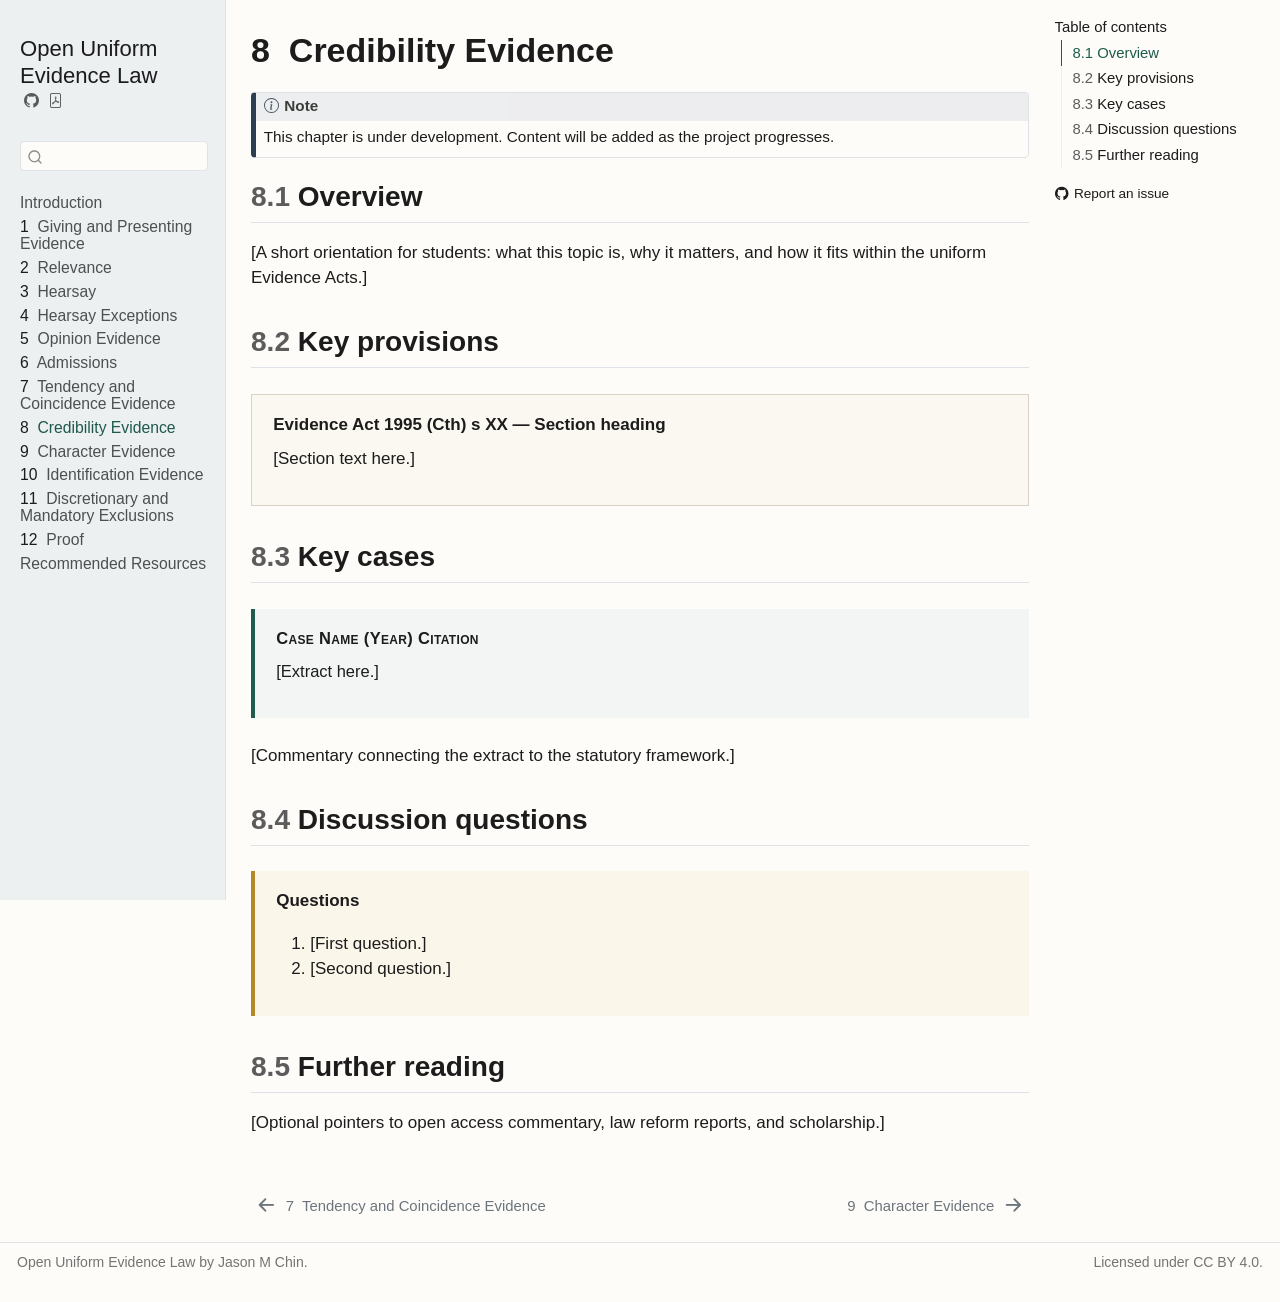
<file: 08-credibility-evidence.html>
<!DOCTYPE html>
<html xmlns="http://www.w3.org/1999/xhtml" lang="en" xml:lang="en"><head>

<meta charset="utf-8">
<meta name="generator" content="quarto-1.9.38">

<meta name="viewport" content="width=device-width, initial-scale=1.0, user-scalable=yes">


<title>8&nbsp; Credibility Evidence – Open Uniform Evidence Law</title>
<style>
/* Default styles provided by pandoc.
** See https://pandoc.org/MANUAL.html#variables-for-html for config info.
*/
code{white-space: pre-wrap;}
span.smallcaps{font-variant: small-caps;}
div.columns{display: flex; gap: min(4vw, 1.5em);}
div.column{flex: auto; overflow-x: auto;}
div.hanging-indent{margin-left: 1.5em; text-indent: -1.5em;}
ul.task-list{list-style: none;}
ul.task-list li input[type="checkbox"] {
  width: 0.8em;
  margin: 0 0.8em 0.2em -1em; /* quarto-specific, see https://github.com/quarto-dev/quarto-cli/issues/4556 */ 
  vertical-align: middle;
}
</style>


<script src="site_libs/quarto-nav/quarto-nav.js"></script>
<script src="site_libs/quarto-nav/headroom.min.js"></script>
<script src="site_libs/clipboard/clipboard.min.js"></script>
<script src="site_libs/quarto-search/autocomplete.umd.js"></script>
<script src="site_libs/quarto-search/fuse.min.js"></script>
<script src="site_libs/quarto-search/quarto-search.js"></script>
<meta name="quarto:offset" content="./">
<link href="./09-character-evidence.html" rel="next">
<link href="./07-tendency-and-coincidence.html" rel="prev">
<script src="site_libs/quarto-html/quarto.js" type="module"></script>
<script src="site_libs/quarto-html/tabsets/tabsets.js" type="module"></script>
<script src="site_libs/quarto-html/popper.min.js"></script>
<script src="site_libs/quarto-html/tippy.umd.min.js"></script>
<script src="site_libs/quarto-html/anchor.min.js"></script>
<link href="site_libs/quarto-html/tippy.css" rel="stylesheet">
<link href="site_libs/quarto-html/quarto-syntax-highlighting-15634bcf2e68342d4ad2dfa704d543f6.css" rel="stylesheet" id="quarto-text-highlighting-styles">
<script src="site_libs/bootstrap/bootstrap.min.js"></script>
<link href="site_libs/bootstrap/bootstrap-icons.css" rel="stylesheet">
<link href="site_libs/bootstrap/bootstrap-96fddaa326c054c3f04a97d124d79233.min.css" rel="stylesheet" append-hash="true" id="quarto-bootstrap" data-mode="light">
<script id="quarto-search-options" type="application/json">{
  "location": "sidebar",
  "copy-button": false,
  "collapse-after": 3,
  "panel-placement": "start",
  "type": "textbox",
  "limit": 50,
  "keyboard-shortcut": [
    "f",
    "/",
    "s"
  ],
  "show-item-context": false,
  "language": {
    "search-no-results-text": "No results",
    "search-matching-documents-text": "matching documents",
    "search-copy-link-title": "Copy link to search",
    "search-hide-matches-text": "Hide additional matches",
    "search-more-match-text": "more match in this document",
    "search-more-matches-text": "more matches in this document",
    "search-clear-button-title": "Clear",
    "search-text-placeholder": "",
    "search-detached-cancel-button-title": "Cancel",
    "search-submit-button-title": "Submit",
    "search-label": "Search"
  }
}</script>


</head>

<body class="nav-sidebar docked quarto-light">

<div id="quarto-search-results"></div>
  <header id="quarto-header" class="headroom fixed-top">
  <nav class="quarto-secondary-nav">
    <div class="container-fluid d-flex">
      <button type="button" class="quarto-btn-toggle btn" data-bs-toggle="collapse" role="button" data-bs-target=".quarto-sidebar-collapse-item" aria-controls="quarto-sidebar" aria-expanded="false" aria-label="Toggle sidebar navigation" onclick="if (window.quartoToggleHeadroom) { window.quartoToggleHeadroom(); }">
        <i class="bi bi-layout-text-sidebar-reverse"></i>
      </button>
        <nav class="quarto-page-breadcrumbs" aria-label="breadcrumb"><ol class="breadcrumb"><li class="breadcrumb-item"><a href="./08-credibility-evidence.html"><span class="chapter-number">8</span>&nbsp; <span class="chapter-title">Credibility Evidence</span></a></li></ol></nav>
        <a class="flex-grow-1" role="navigation" data-bs-toggle="collapse" data-bs-target=".quarto-sidebar-collapse-item" aria-controls="quarto-sidebar" aria-expanded="false" aria-label="Toggle sidebar navigation" onclick="if (window.quartoToggleHeadroom) { window.quartoToggleHeadroom(); }">      
        </a>
      <button type="button" class="btn quarto-search-button" aria-label="Search" onclick="window.quartoOpenSearch();">
        <i class="bi bi-search"></i>
      </button>
    </div>
  </nav>
</header>
<!-- content -->
<div id="quarto-content" class="quarto-container page-columns page-rows-contents page-layout-article">
<!-- sidebar -->
  <nav id="quarto-sidebar" class="sidebar collapse collapse-horizontal quarto-sidebar-collapse-item sidebar-navigation docked overflow-auto">
    <div class="pt-lg-2 mt-2 text-left sidebar-header">
    <div class="sidebar-title mb-0 py-0">
      <a href="./">Open Uniform Evidence Law</a> 
        <div class="sidebar-tools-main">
    <a href="https://github.com/jasonmchin/OpenUEL" title="Source Code" class="quarto-navigation-tool px-1" aria-label="Source Code"><i class="bi bi-github"></i></a>
    <a href="./Open-Uniform-Evidence-Law.pdf" title="Download PDF" class="quarto-navigation-tool px-1" aria-label="Download PDF"><i class="bi bi-file-pdf"></i></a>
</div>
    </div>
      </div>
        <div class="mt-2 flex-shrink-0 align-items-center">
        <div class="sidebar-search">
        <div id="quarto-search" class="" title="Search"></div>
        </div>
        </div>
    <div class="sidebar-menu-container"> 
    <ul class="list-unstyled mt-1">
        <li class="sidebar-item">
  <div class="sidebar-item-container"> 
  <a href="./index.html" class="sidebar-item-text sidebar-link">
 <span class="menu-text">Introduction</span></a>
  </div>
</li>
        <li class="sidebar-item">
  <div class="sidebar-item-container"> 
  <a href="./01-giving-and-presenting-evidence.html" class="sidebar-item-text sidebar-link">
 <span class="menu-text"><span class="chapter-number">1</span>&nbsp; <span class="chapter-title">Giving and Presenting Evidence</span></span></a>
  </div>
</li>
        <li class="sidebar-item">
  <div class="sidebar-item-container"> 
  <a href="./02-relevance.html" class="sidebar-item-text sidebar-link">
 <span class="menu-text"><span class="chapter-number">2</span>&nbsp; <span class="chapter-title">Relevance</span></span></a>
  </div>
</li>
        <li class="sidebar-item">
  <div class="sidebar-item-container"> 
  <a href="./03-hearsay.html" class="sidebar-item-text sidebar-link">
 <span class="menu-text"><span class="chapter-number">3</span>&nbsp; <span class="chapter-title">Hearsay</span></span></a>
  </div>
</li>
        <li class="sidebar-item">
  <div class="sidebar-item-container"> 
  <a href="./04-hearsay-exceptions.html" class="sidebar-item-text sidebar-link">
 <span class="menu-text"><span class="chapter-number">4</span>&nbsp; <span class="chapter-title">Hearsay Exceptions</span></span></a>
  </div>
</li>
        <li class="sidebar-item">
  <div class="sidebar-item-container"> 
  <a href="./05-opinion-evidence.html" class="sidebar-item-text sidebar-link">
 <span class="menu-text"><span class="chapter-number">5</span>&nbsp; <span class="chapter-title">Opinion Evidence</span></span></a>
  </div>
</li>
        <li class="sidebar-item">
  <div class="sidebar-item-container"> 
  <a href="./06-admissions.html" class="sidebar-item-text sidebar-link">
 <span class="menu-text"><span class="chapter-number">6</span>&nbsp; <span class="chapter-title">Admissions</span></span></a>
  </div>
</li>
        <li class="sidebar-item">
  <div class="sidebar-item-container"> 
  <a href="./07-tendency-and-coincidence.html" class="sidebar-item-text sidebar-link">
 <span class="menu-text"><span class="chapter-number">7</span>&nbsp; <span class="chapter-title">Tendency and Coincidence Evidence</span></span></a>
  </div>
</li>
        <li class="sidebar-item">
  <div class="sidebar-item-container"> 
  <a href="./08-credibility-evidence.html" class="sidebar-item-text sidebar-link active">
 <span class="menu-text"><span class="chapter-number">8</span>&nbsp; <span class="chapter-title">Credibility Evidence</span></span></a>
  </div>
</li>
        <li class="sidebar-item">
  <div class="sidebar-item-container"> 
  <a href="./09-character-evidence.html" class="sidebar-item-text sidebar-link">
 <span class="menu-text"><span class="chapter-number">9</span>&nbsp; <span class="chapter-title">Character Evidence</span></span></a>
  </div>
</li>
        <li class="sidebar-item">
  <div class="sidebar-item-container"> 
  <a href="./10-identification-evidence.html" class="sidebar-item-text sidebar-link">
 <span class="menu-text"><span class="chapter-number">10</span>&nbsp; <span class="chapter-title">Identification Evidence</span></span></a>
  </div>
</li>
        <li class="sidebar-item">
  <div class="sidebar-item-container"> 
  <a href="./11-discretionary-and-mandatory-exclusions.html" class="sidebar-item-text sidebar-link">
 <span class="menu-text"><span class="chapter-number">11</span>&nbsp; <span class="chapter-title">Discretionary and Mandatory Exclusions</span></span></a>
  </div>
</li>
        <li class="sidebar-item">
  <div class="sidebar-item-container"> 
  <a href="./12-proof.html" class="sidebar-item-text sidebar-link">
 <span class="menu-text"><span class="chapter-number">12</span>&nbsp; <span class="chapter-title">Proof</span></span></a>
  </div>
</li>
        <li class="sidebar-item">
  <div class="sidebar-item-container"> 
  <a href="./13-recommended-resources.html" class="sidebar-item-text sidebar-link">
 <span class="menu-text">Recommended Resources</span></a>
  </div>
</li>
    </ul>
    </div>
</nav>
<div id="quarto-sidebar-glass" class="quarto-sidebar-collapse-item" data-bs-toggle="collapse" data-bs-target=".quarto-sidebar-collapse-item"></div>
<!-- margin-sidebar -->
    <div id="quarto-margin-sidebar" class="sidebar margin-sidebar">
        <nav id="TOC" role="doc-toc" class="toc-active">
    <h2 id="toc-title">Table of contents</h2>
   
  <ul>
  <li><a href="#overview" id="toc-overview" class="nav-link active" data-scroll-target="#overview"><span class="header-section-number">8.1</span> Overview</a></li>
  <li><a href="#key-provisions" id="toc-key-provisions" class="nav-link" data-scroll-target="#key-provisions"><span class="header-section-number">8.2</span> Key provisions</a></li>
  <li><a href="#key-cases" id="toc-key-cases" class="nav-link" data-scroll-target="#key-cases"><span class="header-section-number">8.3</span> Key cases</a></li>
  <li><a href="#discussion-questions" id="toc-discussion-questions" class="nav-link" data-scroll-target="#discussion-questions"><span class="header-section-number">8.4</span> Discussion questions</a></li>
  <li><a href="#further-reading" id="toc-further-reading" class="nav-link" data-scroll-target="#further-reading"><span class="header-section-number">8.5</span> Further reading</a></li>
  </ul>
<div class="toc-actions"><ul><li><a href="https://github.com/jasonmchin/OpenUEL/issues/new" class="toc-action"><i class="bi bi-github"></i>Report an issue</a></li></ul></div></nav>
    </div>
<!-- main -->
<main class="content" id="quarto-document-content">

<header id="title-block-header" class="quarto-title-block default">
<div class="quarto-title">
<h1 class="title"><span class="chapter-number">8</span>&nbsp; <span class="chapter-title">Credibility Evidence</span></h1>
</div>



<div class="quarto-title-meta">

    
  
    
  </div>
  


</header>


<div class="callout callout-style-default callout-note callout-titled">
<div class="callout-header d-flex align-content-center">
<div class="callout-icon-container">
<i class="callout-icon"></i>
</div>
<div class="callout-title-container flex-fill">
Note
</div>
</div>
<div class="callout-body-container callout-body">
<p>This chapter is under development. Content will be added as the project progresses.</p>
</div>
</div>
<section id="overview" class="level2" data-number="8.1">
<h2 data-number="8.1" class="anchored" data-anchor-id="overview"><span class="header-section-number">8.1</span> Overview</h2>
<p>[A short orientation for students: what this topic is, why it matters, and how it fits within the uniform Evidence Acts.]</p>
</section>
<section id="key-provisions" class="level2" data-number="8.2">
<h2 data-number="8.2" class="anchored" data-anchor-id="key-provisions"><span class="header-section-number">8.2</span> Key provisions</h2>
<div class="statute">
<p><span class="statute-heading"><strong>Evidence Act 1995 (Cth) s XX — Section heading</strong></span> [Section text here.]</p>
</div>
</section>
<section id="key-cases" class="level2" data-number="8.3">
<h2 data-number="8.3" class="anchored" data-anchor-id="key-cases"><span class="header-section-number">8.3</span> Key cases</h2>
<div class="case-extract">
<p><span class="case-citation"><strong>Case Name</strong> (Year) Citation</span> [Extract here.]</p>
</div>
<p>[Commentary connecting the extract to the statutory framework.]</p>
</section>
<section id="discussion-questions" class="level2" data-number="8.4">
<h2 data-number="8.4" class="anchored" data-anchor-id="discussion-questions"><span class="header-section-number">8.4</span> Discussion questions</h2>
<div class="questions">
<p><strong>Questions</strong></p>
<ol type="1">
<li>[First question.]</li>
<li>[Second question.]</li>
</ol>
</div>
</section>
<section id="further-reading" class="level2" data-number="8.5">
<h2 data-number="8.5" class="anchored" data-anchor-id="further-reading"><span class="header-section-number">8.5</span> Further reading</h2>
<p>[Optional pointers to open access commentary, law reform reports, and scholarship.]</p>


</section>

</main> <!-- /main -->
<script id="quarto-html-after-body" type="application/javascript">
  window.document.addEventListener("DOMContentLoaded", function (event) {
    const icon = "";
    const anchorJS = new window.AnchorJS();
    anchorJS.options = {
      placement: 'right',
      icon: icon
    };
    anchorJS.add('.anchored');
    const isCodeAnnotation = (el) => {
      for (const clz of el.classList) {
        if (clz.startsWith('code-annotation-')) {                     
          return true;
        }
      }
      return false;
    }
    const onCopySuccess = function(e) {
      // button target
      const button = e.trigger;
      // don't keep focus
      button.blur();
      // flash "checked"
      button.classList.add('code-copy-button-checked');
      var currentTitle = button.getAttribute("title");
      button.setAttribute("title", "Copied!");
      let tooltip;
      if (window.bootstrap) {
        button.setAttribute("data-bs-toggle", "tooltip");
        button.setAttribute("data-bs-placement", "left");
        button.setAttribute("data-bs-title", "Copied!");
        tooltip = new bootstrap.Tooltip(button, 
          { trigger: "manual", 
            customClass: "code-copy-button-tooltip",
            offset: [0, -8]});
        tooltip.show();    
      }
      setTimeout(function() {
        if (tooltip) {
          tooltip.hide();
          button.removeAttribute("data-bs-title");
          button.removeAttribute("data-bs-toggle");
          button.removeAttribute("data-bs-placement");
        }
        button.setAttribute("title", currentTitle);
        button.classList.remove('code-copy-button-checked');
      }, 1000);
      // clear code selection
      e.clearSelection();
    }
    const getTextToCopy = function(trigger) {
      const outerScaffold = trigger.parentElement.cloneNode(true);
      const codeEl = outerScaffold.querySelector('code');
      for (const childEl of codeEl.children) {
        if (isCodeAnnotation(childEl)) {
          childEl.remove();
        }
      }
      return codeEl.innerText;
    }
    const clipboard = new window.ClipboardJS('.code-copy-button:not([data-in-quarto-modal])', {
      text: getTextToCopy
    });
    clipboard.on('success', onCopySuccess);
    if (window.document.getElementById('quarto-embedded-source-code-modal')) {
      const clipboardModal = new window.ClipboardJS('.code-copy-button[data-in-quarto-modal]', {
        text: getTextToCopy,
        container: window.document.getElementById('quarto-embedded-source-code-modal')
      });
      clipboardModal.on('success', onCopySuccess);
    }
      var localhostRegex = new RegExp(/^(?:http|https):\/\/localhost\:?[0-9]*\//);
      var mailtoRegex = new RegExp(/^mailto:/);
        var filterRegex = new RegExp("https:\/\/jasonmchin\.github\.io\/OpenUEL\/");
      var isInternal = (href) => {
          return filterRegex.test(href) || localhostRegex.test(href) || mailtoRegex.test(href);
      }
      // Inspect non-navigation links and adorn them if external
     var links = window.document.querySelectorAll('a[href]:not(.nav-link):not(.navbar-brand):not(.toc-action):not(.sidebar-link):not(.sidebar-item-toggle):not(.pagination-link):not(.no-external):not([aria-hidden]):not(.dropdown-item):not(.quarto-navigation-tool):not(.about-link)');
      for (var i=0; i<links.length; i++) {
        const link = links[i];
        if (!isInternal(link.href)) {
          // undo the damage that might have been done by quarto-nav.js in the case of
          // links that we want to consider external
          if (link.dataset.originalHref !== undefined) {
            link.href = link.dataset.originalHref;
          }
            // target, if specified
            link.setAttribute("target", "_blank");
            if (link.getAttribute("rel") === null) {
              link.setAttribute("rel", "noopener");
            }
        }
      }
    function tippyHover(el, contentFn, onTriggerFn, onUntriggerFn) {
      const config = {
        allowHTML: true,
        maxWidth: 500,
        delay: 100,
        arrow: false,
        appendTo: function(el) {
            return el.parentElement;
        },
        interactive: true,
        interactiveBorder: 10,
        theme: 'quarto',
        placement: 'bottom-start',
      };
      if (contentFn) {
        config.content = contentFn;
      }
      if (onTriggerFn) {
        config.onTrigger = onTriggerFn;
      }
      if (onUntriggerFn) {
        config.onUntrigger = onUntriggerFn;
      }
      window.tippy(el, config); 
    }
    const noterefs = window.document.querySelectorAll('a[role="doc-noteref"]');
    for (var i=0; i<noterefs.length; i++) {
      const ref = noterefs[i];
      tippyHover(ref, function() {
        // use id or data attribute instead here
        let href = ref.getAttribute('data-footnote-href') || ref.getAttribute('href');
        try { href = new URL(href).hash; } catch {}
        const id = href.replace(/^#\/?/, "");
        const note = window.document.getElementById(id);
        if (note) {
          return note.innerHTML;
        } else {
          return "";
        }
      });
    }
    const xrefs = window.document.querySelectorAll('a.quarto-xref');
    const processXRef = (id, note) => {
      // Strip column container classes
      const stripColumnClz = (el) => {
        el.classList.remove("page-full", "page-columns");
        if (el.children) {
          for (const child of el.children) {
            stripColumnClz(child);
          }
        }
      }
      stripColumnClz(note)
      if (id === null || id.startsWith('sec-')) {
        // Special case sections, only their first couple elements
        const container = document.createElement("div");
        if (note.children && note.children.length > 2) {
          container.appendChild(note.children[0].cloneNode(true));
          for (let i = 1; i < note.children.length; i++) {
            const child = note.children[i];
            if (child.tagName === "P" && child.innerText === "") {
              continue;
            } else {
              container.appendChild(child.cloneNode(true));
              break;
            }
          }
          if (window.Quarto?.typesetMath) {
            window.Quarto.typesetMath(container);
          }
          return container.innerHTML
        } else {
          if (window.Quarto?.typesetMath) {
            window.Quarto.typesetMath(note);
          }
          return note.innerHTML;
        }
      } else {
        // Remove any anchor links if they are present
        const anchorLink = note.querySelector('a.anchorjs-link');
        if (anchorLink) {
          anchorLink.remove();
        }
        if (window.Quarto?.typesetMath) {
          window.Quarto.typesetMath(note);
        }
        if (note.classList.contains("callout")) {
          return note.outerHTML;
        } else {
          return note.innerHTML;
        }
      }
    }
    for (var i=0; i<xrefs.length; i++) {
      const xref = xrefs[i];
      tippyHover(xref, undefined, function(instance) {
        instance.disable();
        let url = xref.getAttribute('href');
        let hash = undefined; 
        if (url.startsWith('#')) {
          hash = url;
        } else {
          try { hash = new URL(url).hash; } catch {}
        }
        if (hash) {
          const id = hash.replace(/^#\/?/, "");
          const note = window.document.getElementById(id);
          if (note !== null) {
            try {
              const html = processXRef(id, note.cloneNode(true));
              instance.setContent(html);
            } finally {
              instance.enable();
              instance.show();
            }
          } else {
            // See if we can fetch this
            fetch(url.split('#')[0])
            .then(res => res.text())
            .then(html => {
              const parser = new DOMParser();
              const htmlDoc = parser.parseFromString(html, "text/html");
              const note = htmlDoc.getElementById(id);
              if (note !== null) {
                const html = processXRef(id, note);
                instance.setContent(html);
              } 
            }).finally(() => {
              instance.enable();
              instance.show();
            });
          }
        } else {
          // See if we can fetch a full url (with no hash to target)
          // This is a special case and we should probably do some content thinning / targeting
          fetch(url)
          .then(res => res.text())
          .then(html => {
            const parser = new DOMParser();
            const htmlDoc = parser.parseFromString(html, "text/html");
            const note = htmlDoc.querySelector('main.content');
            if (note !== null) {
              // This should only happen for chapter cross references
              // (since there is no id in the URL)
              // remove the first header
              if (note.children.length > 0 && note.children[0].tagName === "HEADER") {
                note.children[0].remove();
              }
              const html = processXRef(null, note);
              instance.setContent(html);
            } 
          }).finally(() => {
            instance.enable();
            instance.show();
          });
        }
      }, function(instance) {
      });
    }
        let selectedAnnoteEl;
        const selectorForAnnotation = ( cell, annotation) => {
          let cellAttr = 'data-code-cell="' + cell + '"';
          let lineAttr = 'data-code-annotation="' +  annotation + '"';
          const selector = 'span[' + cellAttr + '][' + lineAttr + ']';
          return selector;
        }
        const selectCodeLines = (annoteEl) => {
          const doc = window.document;
          const targetCell = annoteEl.getAttribute("data-target-cell");
          const targetAnnotation = annoteEl.getAttribute("data-target-annotation");
          const annoteSpan = window.document.querySelector(selectorForAnnotation(targetCell, targetAnnotation));
          const lines = annoteSpan.getAttribute("data-code-lines").split(",");
          const lineIds = lines.map((line) => {
            return targetCell + "-" + line;
          })
          let top = null;
          let height = null;
          let parent = null;
          if (lineIds.length > 0) {
              //compute the position of the single el (top and bottom and make a div)
              const el = window.document.getElementById(lineIds[0]);
              top = el.offsetTop;
              height = el.offsetHeight;
              parent = el.parentElement.parentElement;
            if (lineIds.length > 1) {
              const lastEl = window.document.getElementById(lineIds[lineIds.length - 1]);
              const bottom = lastEl.offsetTop + lastEl.offsetHeight;
              height = bottom - top;
            }
            if (top !== null && height !== null && parent !== null) {
              // cook up a div (if necessary) and position it 
              let div = window.document.getElementById("code-annotation-line-highlight");
              if (div === null) {
                div = window.document.createElement("div");
                div.setAttribute("id", "code-annotation-line-highlight");
                div.style.position = 'absolute';
                parent.appendChild(div);
              }
              div.style.top = top - 2 + "px";
              div.style.height = height + 4 + "px";
              div.style.left = 0;
              let gutterDiv = window.document.getElementById("code-annotation-line-highlight-gutter");
              if (gutterDiv === null) {
                gutterDiv = window.document.createElement("div");
                gutterDiv.setAttribute("id", "code-annotation-line-highlight-gutter");
                gutterDiv.style.position = 'absolute';
                const codeCell = window.document.getElementById(targetCell);
                const gutter = codeCell.querySelector('.code-annotation-gutter');
                gutter.appendChild(gutterDiv);
              }
              gutterDiv.style.top = top - 2 + "px";
              gutterDiv.style.height = height + 4 + "px";
            }
            selectedAnnoteEl = annoteEl;
          }
        };
        const unselectCodeLines = () => {
          const elementsIds = ["code-annotation-line-highlight", "code-annotation-line-highlight-gutter"];
          elementsIds.forEach((elId) => {
            const div = window.document.getElementById(elId);
            if (div) {
              div.remove();
            }
          });
          selectedAnnoteEl = undefined;
        };
          // Handle positioning of the toggle
      window.addEventListener(
        "resize",
        throttle(() => {
          elRect = undefined;
          if (selectedAnnoteEl) {
            selectCodeLines(selectedAnnoteEl);
          }
        }, 10)
      );
      function throttle(fn, ms) {
      let throttle = false;
      let timer;
        return (...args) => {
          if(!throttle) { // first call gets through
              fn.apply(this, args);
              throttle = true;
          } else { // all the others get throttled
              if(timer) clearTimeout(timer); // cancel #2
              timer = setTimeout(() => {
                fn.apply(this, args);
                timer = throttle = false;
              }, ms);
          }
        };
      }
        // Attach click handler to the DT
        const annoteDls = window.document.querySelectorAll('dt[data-target-cell]');
        for (const annoteDlNode of annoteDls) {
          annoteDlNode.addEventListener('click', (event) => {
            const clickedEl = event.target;
            if (clickedEl !== selectedAnnoteEl) {
              unselectCodeLines();
              const activeEl = window.document.querySelector('dt[data-target-cell].code-annotation-active');
              if (activeEl) {
                activeEl.classList.remove('code-annotation-active');
              }
              selectCodeLines(clickedEl);
              clickedEl.classList.add('code-annotation-active');
            } else {
              // Unselect the line
              unselectCodeLines();
              clickedEl.classList.remove('code-annotation-active');
            }
          });
        }
    const findCites = (el) => {
      const parentEl = el.parentElement;
      if (parentEl) {
        const cites = parentEl.dataset.cites;
        if (cites) {
          return {
            el,
            cites: cites.split(' ')
          };
        } else {
          return findCites(el.parentElement)
        }
      } else {
        return undefined;
      }
    };
    var bibliorefs = window.document.querySelectorAll('a[role="doc-biblioref"]');
    for (var i=0; i<bibliorefs.length; i++) {
      const ref = bibliorefs[i];
      const citeInfo = findCites(ref);
      if (citeInfo) {
        tippyHover(citeInfo.el, function() {
          var popup = window.document.createElement('div');
          citeInfo.cites.forEach(function(cite) {
            var citeDiv = window.document.createElement('div');
            citeDiv.classList.add('hanging-indent');
            citeDiv.classList.add('csl-entry');
            var biblioDiv = window.document.getElementById('ref-' + cite);
            if (biblioDiv) {
              citeDiv.innerHTML = biblioDiv.innerHTML;
            }
            popup.appendChild(citeDiv);
          });
          return popup.innerHTML;
        });
      }
    }
  });
  </script>
<nav class="page-navigation">
  <div class="nav-page nav-page-previous">
      <a href="./07-tendency-and-coincidence.html" class="pagination-link" aria-label="Tendency and Coincidence Evidence">
        <i class="bi bi-arrow-left-short"></i> <span class="nav-page-text"><span class="chapter-number">7</span>&nbsp; <span class="chapter-title">Tendency and Coincidence Evidence</span></span>
      </a>          
  </div>
  <div class="nav-page nav-page-next">
      <a href="./09-character-evidence.html" class="pagination-link" aria-label="Character Evidence">
        <span class="nav-page-text"><span class="chapter-number">9</span>&nbsp; <span class="chapter-title">Character Evidence</span></span> <i class="bi bi-arrow-right-short"></i>
      </a>
  </div>
</nav>
</div> <!-- /content -->
<footer class="footer">
  <div class="nav-footer">
    <div class="nav-footer-left">
<p>Open Uniform Evidence Law by Jason M Chin.</p>
</div>   
    <div class="nav-footer-center">
      &nbsp;
    <div class="toc-actions d-sm-block d-md-none"><ul><li><a href="https://github.com/jasonmchin/OpenUEL/issues/new" class="toc-action"><i class="bi bi-github"></i>Report an issue</a></li></ul></div></div>
    <div class="nav-footer-right">
<p>Licensed under CC BY 4.0.</p>
</div>
  </div>
</footer>




</body></html>
</file>
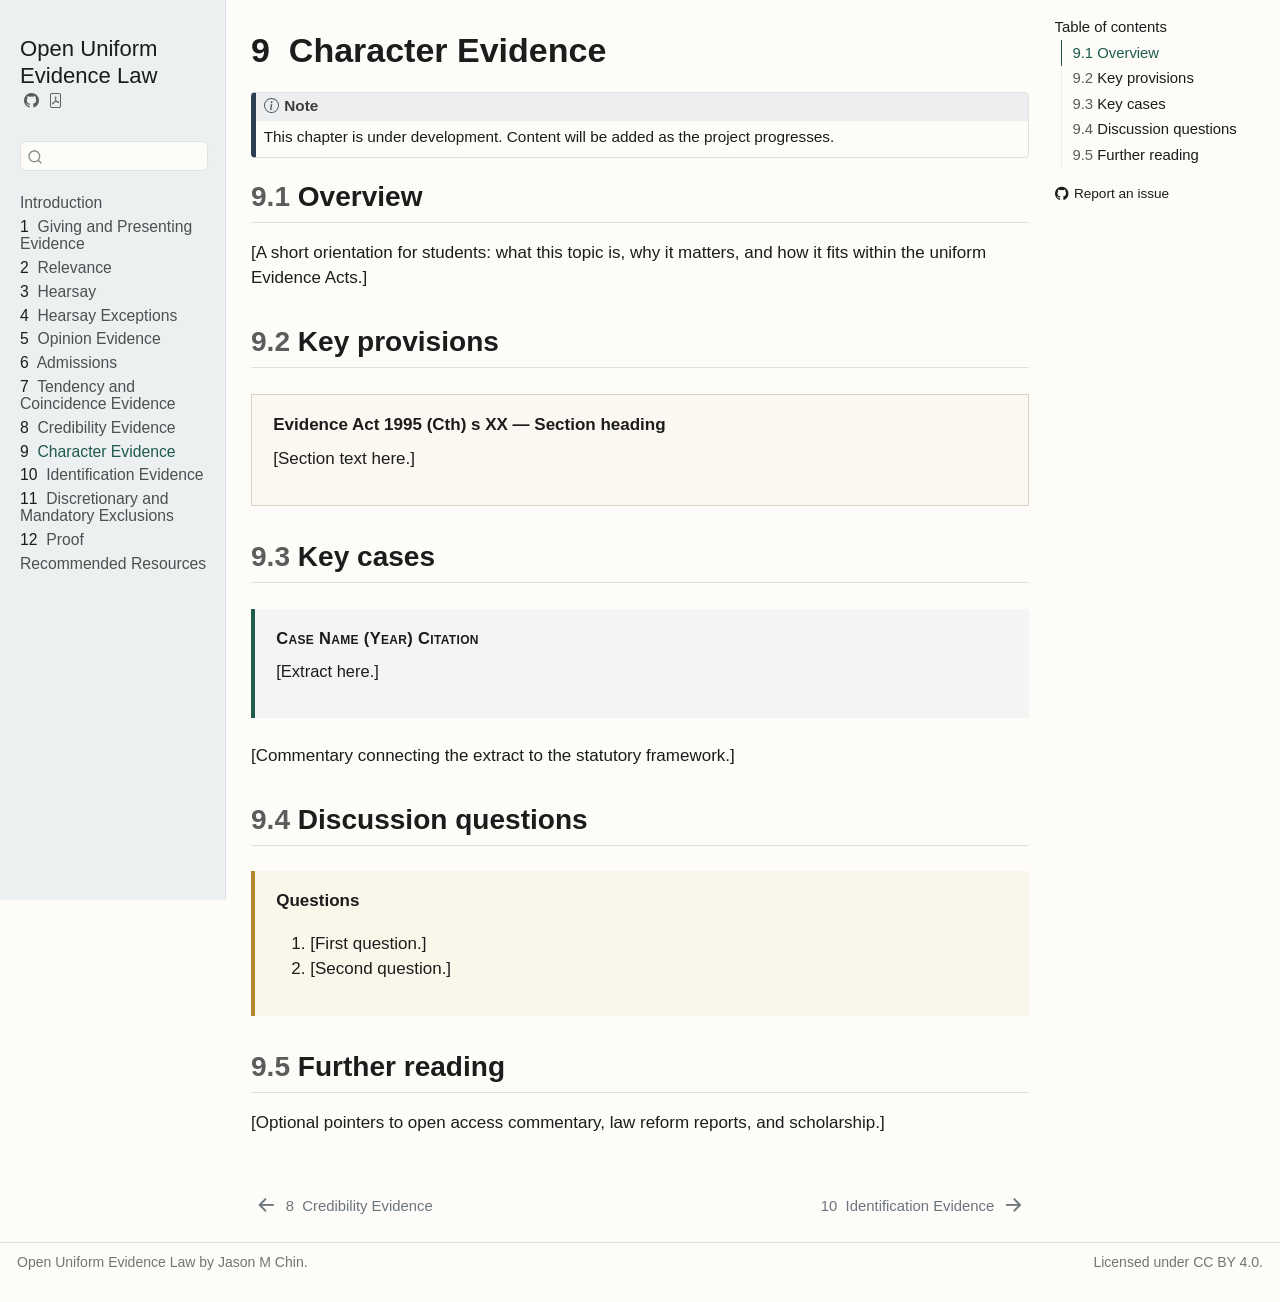
<file: 09-character-evidence.html>
<!DOCTYPE html>
<html xmlns="http://www.w3.org/1999/xhtml" lang="en" xml:lang="en"><head>

<meta charset="utf-8">
<meta name="generator" content="quarto-1.9.38">

<meta name="viewport" content="width=device-width, initial-scale=1.0, user-scalable=yes">


<title>9&nbsp; Character Evidence – Open Uniform Evidence Law</title>
<style>
/* Default styles provided by pandoc.
** See https://pandoc.org/MANUAL.html#variables-for-html for config info.
*/
code{white-space: pre-wrap;}
span.smallcaps{font-variant: small-caps;}
div.columns{display: flex; gap: min(4vw, 1.5em);}
div.column{flex: auto; overflow-x: auto;}
div.hanging-indent{margin-left: 1.5em; text-indent: -1.5em;}
ul.task-list{list-style: none;}
ul.task-list li input[type="checkbox"] {
  width: 0.8em;
  margin: 0 0.8em 0.2em -1em; /* quarto-specific, see https://github.com/quarto-dev/quarto-cli/issues/4556 */ 
  vertical-align: middle;
}
</style>


<script src="site_libs/quarto-nav/quarto-nav.js"></script>
<script src="site_libs/quarto-nav/headroom.min.js"></script>
<script src="site_libs/clipboard/clipboard.min.js"></script>
<script src="site_libs/quarto-search/autocomplete.umd.js"></script>
<script src="site_libs/quarto-search/fuse.min.js"></script>
<script src="site_libs/quarto-search/quarto-search.js"></script>
<meta name="quarto:offset" content="./">
<link href="./10-identification-evidence.html" rel="next">
<link href="./08-credibility-evidence.html" rel="prev">
<script src="site_libs/quarto-html/quarto.js" type="module"></script>
<script src="site_libs/quarto-html/tabsets/tabsets.js" type="module"></script>
<script src="site_libs/quarto-html/popper.min.js"></script>
<script src="site_libs/quarto-html/tippy.umd.min.js"></script>
<script src="site_libs/quarto-html/anchor.min.js"></script>
<link href="site_libs/quarto-html/tippy.css" rel="stylesheet">
<link href="site_libs/quarto-html/quarto-syntax-highlighting-15634bcf2e68342d4ad2dfa704d543f6.css" rel="stylesheet" id="quarto-text-highlighting-styles">
<script src="site_libs/bootstrap/bootstrap.min.js"></script>
<link href="site_libs/bootstrap/bootstrap-icons.css" rel="stylesheet">
<link href="site_libs/bootstrap/bootstrap-96fddaa326c054c3f04a97d124d79233.min.css" rel="stylesheet" append-hash="true" id="quarto-bootstrap" data-mode="light">
<script id="quarto-search-options" type="application/json">{
  "location": "sidebar",
  "copy-button": false,
  "collapse-after": 3,
  "panel-placement": "start",
  "type": "textbox",
  "limit": 50,
  "keyboard-shortcut": [
    "f",
    "/",
    "s"
  ],
  "show-item-context": false,
  "language": {
    "search-no-results-text": "No results",
    "search-matching-documents-text": "matching documents",
    "search-copy-link-title": "Copy link to search",
    "search-hide-matches-text": "Hide additional matches",
    "search-more-match-text": "more match in this document",
    "search-more-matches-text": "more matches in this document",
    "search-clear-button-title": "Clear",
    "search-text-placeholder": "",
    "search-detached-cancel-button-title": "Cancel",
    "search-submit-button-title": "Submit",
    "search-label": "Search"
  }
}</script>


</head>

<body class="nav-sidebar docked quarto-light">

<div id="quarto-search-results"></div>
  <header id="quarto-header" class="headroom fixed-top">
  <nav class="quarto-secondary-nav">
    <div class="container-fluid d-flex">
      <button type="button" class="quarto-btn-toggle btn" data-bs-toggle="collapse" role="button" data-bs-target=".quarto-sidebar-collapse-item" aria-controls="quarto-sidebar" aria-expanded="false" aria-label="Toggle sidebar navigation" onclick="if (window.quartoToggleHeadroom) { window.quartoToggleHeadroom(); }">
        <i class="bi bi-layout-text-sidebar-reverse"></i>
      </button>
        <nav class="quarto-page-breadcrumbs" aria-label="breadcrumb"><ol class="breadcrumb"><li class="breadcrumb-item"><a href="./09-character-evidence.html"><span class="chapter-number">9</span>&nbsp; <span class="chapter-title">Character Evidence</span></a></li></ol></nav>
        <a class="flex-grow-1" role="navigation" data-bs-toggle="collapse" data-bs-target=".quarto-sidebar-collapse-item" aria-controls="quarto-sidebar" aria-expanded="false" aria-label="Toggle sidebar navigation" onclick="if (window.quartoToggleHeadroom) { window.quartoToggleHeadroom(); }">      
        </a>
      <button type="button" class="btn quarto-search-button" aria-label="Search" onclick="window.quartoOpenSearch();">
        <i class="bi bi-search"></i>
      </button>
    </div>
  </nav>
</header>
<!-- content -->
<div id="quarto-content" class="quarto-container page-columns page-rows-contents page-layout-article">
<!-- sidebar -->
  <nav id="quarto-sidebar" class="sidebar collapse collapse-horizontal quarto-sidebar-collapse-item sidebar-navigation docked overflow-auto">
    <div class="pt-lg-2 mt-2 text-left sidebar-header">
    <div class="sidebar-title mb-0 py-0">
      <a href="./">Open Uniform Evidence Law</a> 
        <div class="sidebar-tools-main">
    <a href="https://github.com/jasonmchin/OpenUEL" title="Source Code" class="quarto-navigation-tool px-1" aria-label="Source Code"><i class="bi bi-github"></i></a>
    <a href="./Open-Uniform-Evidence-Law.pdf" title="Download PDF" class="quarto-navigation-tool px-1" aria-label="Download PDF"><i class="bi bi-file-pdf"></i></a>
</div>
    </div>
      </div>
        <div class="mt-2 flex-shrink-0 align-items-center">
        <div class="sidebar-search">
        <div id="quarto-search" class="" title="Search"></div>
        </div>
        </div>
    <div class="sidebar-menu-container"> 
    <ul class="list-unstyled mt-1">
        <li class="sidebar-item">
  <div class="sidebar-item-container"> 
  <a href="./index.html" class="sidebar-item-text sidebar-link">
 <span class="menu-text">Introduction</span></a>
  </div>
</li>
        <li class="sidebar-item">
  <div class="sidebar-item-container"> 
  <a href="./01-giving-and-presenting-evidence.html" class="sidebar-item-text sidebar-link">
 <span class="menu-text"><span class="chapter-number">1</span>&nbsp; <span class="chapter-title">Giving and Presenting Evidence</span></span></a>
  </div>
</li>
        <li class="sidebar-item">
  <div class="sidebar-item-container"> 
  <a href="./02-relevance.html" class="sidebar-item-text sidebar-link">
 <span class="menu-text"><span class="chapter-number">2</span>&nbsp; <span class="chapter-title">Relevance</span></span></a>
  </div>
</li>
        <li class="sidebar-item">
  <div class="sidebar-item-container"> 
  <a href="./03-hearsay.html" class="sidebar-item-text sidebar-link">
 <span class="menu-text"><span class="chapter-number">3</span>&nbsp; <span class="chapter-title">Hearsay</span></span></a>
  </div>
</li>
        <li class="sidebar-item">
  <div class="sidebar-item-container"> 
  <a href="./04-hearsay-exceptions.html" class="sidebar-item-text sidebar-link">
 <span class="menu-text"><span class="chapter-number">4</span>&nbsp; <span class="chapter-title">Hearsay Exceptions</span></span></a>
  </div>
</li>
        <li class="sidebar-item">
  <div class="sidebar-item-container"> 
  <a href="./05-opinion-evidence.html" class="sidebar-item-text sidebar-link">
 <span class="menu-text"><span class="chapter-number">5</span>&nbsp; <span class="chapter-title">Opinion Evidence</span></span></a>
  </div>
</li>
        <li class="sidebar-item">
  <div class="sidebar-item-container"> 
  <a href="./06-admissions.html" class="sidebar-item-text sidebar-link">
 <span class="menu-text"><span class="chapter-number">6</span>&nbsp; <span class="chapter-title">Admissions</span></span></a>
  </div>
</li>
        <li class="sidebar-item">
  <div class="sidebar-item-container"> 
  <a href="./07-tendency-and-coincidence.html" class="sidebar-item-text sidebar-link">
 <span class="menu-text"><span class="chapter-number">7</span>&nbsp; <span class="chapter-title">Tendency and Coincidence Evidence</span></span></a>
  </div>
</li>
        <li class="sidebar-item">
  <div class="sidebar-item-container"> 
  <a href="./08-credibility-evidence.html" class="sidebar-item-text sidebar-link">
 <span class="menu-text"><span class="chapter-number">8</span>&nbsp; <span class="chapter-title">Credibility Evidence</span></span></a>
  </div>
</li>
        <li class="sidebar-item">
  <div class="sidebar-item-container"> 
  <a href="./09-character-evidence.html" class="sidebar-item-text sidebar-link active">
 <span class="menu-text"><span class="chapter-number">9</span>&nbsp; <span class="chapter-title">Character Evidence</span></span></a>
  </div>
</li>
        <li class="sidebar-item">
  <div class="sidebar-item-container"> 
  <a href="./10-identification-evidence.html" class="sidebar-item-text sidebar-link">
 <span class="menu-text"><span class="chapter-number">10</span>&nbsp; <span class="chapter-title">Identification Evidence</span></span></a>
  </div>
</li>
        <li class="sidebar-item">
  <div class="sidebar-item-container"> 
  <a href="./11-discretionary-and-mandatory-exclusions.html" class="sidebar-item-text sidebar-link">
 <span class="menu-text"><span class="chapter-number">11</span>&nbsp; <span class="chapter-title">Discretionary and Mandatory Exclusions</span></span></a>
  </div>
</li>
        <li class="sidebar-item">
  <div class="sidebar-item-container"> 
  <a href="./12-proof.html" class="sidebar-item-text sidebar-link">
 <span class="menu-text"><span class="chapter-number">12</span>&nbsp; <span class="chapter-title">Proof</span></span></a>
  </div>
</li>
        <li class="sidebar-item">
  <div class="sidebar-item-container"> 
  <a href="./13-recommended-resources.html" class="sidebar-item-text sidebar-link">
 <span class="menu-text">Recommended Resources</span></a>
  </div>
</li>
    </ul>
    </div>
</nav>
<div id="quarto-sidebar-glass" class="quarto-sidebar-collapse-item" data-bs-toggle="collapse" data-bs-target=".quarto-sidebar-collapse-item"></div>
<!-- margin-sidebar -->
    <div id="quarto-margin-sidebar" class="sidebar margin-sidebar">
        <nav id="TOC" role="doc-toc" class="toc-active">
    <h2 id="toc-title">Table of contents</h2>
   
  <ul>
  <li><a href="#overview" id="toc-overview" class="nav-link active" data-scroll-target="#overview"><span class="header-section-number">9.1</span> Overview</a></li>
  <li><a href="#key-provisions" id="toc-key-provisions" class="nav-link" data-scroll-target="#key-provisions"><span class="header-section-number">9.2</span> Key provisions</a></li>
  <li><a href="#key-cases" id="toc-key-cases" class="nav-link" data-scroll-target="#key-cases"><span class="header-section-number">9.3</span> Key cases</a></li>
  <li><a href="#discussion-questions" id="toc-discussion-questions" class="nav-link" data-scroll-target="#discussion-questions"><span class="header-section-number">9.4</span> Discussion questions</a></li>
  <li><a href="#further-reading" id="toc-further-reading" class="nav-link" data-scroll-target="#further-reading"><span class="header-section-number">9.5</span> Further reading</a></li>
  </ul>
<div class="toc-actions"><ul><li><a href="https://github.com/jasonmchin/OpenUEL/issues/new" class="toc-action"><i class="bi bi-github"></i>Report an issue</a></li></ul></div></nav>
    </div>
<!-- main -->
<main class="content" id="quarto-document-content">

<header id="title-block-header" class="quarto-title-block default">
<div class="quarto-title">
<h1 class="title"><span class="chapter-number">9</span>&nbsp; <span class="chapter-title">Character Evidence</span></h1>
</div>



<div class="quarto-title-meta">

    
  
    
  </div>
  


</header>


<div class="callout callout-style-default callout-note callout-titled">
<div class="callout-header d-flex align-content-center">
<div class="callout-icon-container">
<i class="callout-icon"></i>
</div>
<div class="callout-title-container flex-fill">
Note
</div>
</div>
<div class="callout-body-container callout-body">
<p>This chapter is under development. Content will be added as the project progresses.</p>
</div>
</div>
<section id="overview" class="level2" data-number="9.1">
<h2 data-number="9.1" class="anchored" data-anchor-id="overview"><span class="header-section-number">9.1</span> Overview</h2>
<p>[A short orientation for students: what this topic is, why it matters, and how it fits within the uniform Evidence Acts.]</p>
</section>
<section id="key-provisions" class="level2" data-number="9.2">
<h2 data-number="9.2" class="anchored" data-anchor-id="key-provisions"><span class="header-section-number">9.2</span> Key provisions</h2>
<div class="statute">
<p><span class="statute-heading"><strong>Evidence Act 1995 (Cth) s XX — Section heading</strong></span> [Section text here.]</p>
</div>
</section>
<section id="key-cases" class="level2" data-number="9.3">
<h2 data-number="9.3" class="anchored" data-anchor-id="key-cases"><span class="header-section-number">9.3</span> Key cases</h2>
<div class="case-extract">
<p><span class="case-citation"><strong>Case Name</strong> (Year) Citation</span> [Extract here.]</p>
</div>
<p>[Commentary connecting the extract to the statutory framework.]</p>
</section>
<section id="discussion-questions" class="level2" data-number="9.4">
<h2 data-number="9.4" class="anchored" data-anchor-id="discussion-questions"><span class="header-section-number">9.4</span> Discussion questions</h2>
<div class="questions">
<p><strong>Questions</strong></p>
<ol type="1">
<li>[First question.]</li>
<li>[Second question.]</li>
</ol>
</div>
</section>
<section id="further-reading" class="level2" data-number="9.5">
<h2 data-number="9.5" class="anchored" data-anchor-id="further-reading"><span class="header-section-number">9.5</span> Further reading</h2>
<p>[Optional pointers to open access commentary, law reform reports, and scholarship.]</p>


</section>

</main> <!-- /main -->
<script id="quarto-html-after-body" type="application/javascript">
  window.document.addEventListener("DOMContentLoaded", function (event) {
    const icon = "";
    const anchorJS = new window.AnchorJS();
    anchorJS.options = {
      placement: 'right',
      icon: icon
    };
    anchorJS.add('.anchored');
    const isCodeAnnotation = (el) => {
      for (const clz of el.classList) {
        if (clz.startsWith('code-annotation-')) {                     
          return true;
        }
      }
      return false;
    }
    const onCopySuccess = function(e) {
      // button target
      const button = e.trigger;
      // don't keep focus
      button.blur();
      // flash "checked"
      button.classList.add('code-copy-button-checked');
      var currentTitle = button.getAttribute("title");
      button.setAttribute("title", "Copied!");
      let tooltip;
      if (window.bootstrap) {
        button.setAttribute("data-bs-toggle", "tooltip");
        button.setAttribute("data-bs-placement", "left");
        button.setAttribute("data-bs-title", "Copied!");
        tooltip = new bootstrap.Tooltip(button, 
          { trigger: "manual", 
            customClass: "code-copy-button-tooltip",
            offset: [0, -8]});
        tooltip.show();    
      }
      setTimeout(function() {
        if (tooltip) {
          tooltip.hide();
          button.removeAttribute("data-bs-title");
          button.removeAttribute("data-bs-toggle");
          button.removeAttribute("data-bs-placement");
        }
        button.setAttribute("title", currentTitle);
        button.classList.remove('code-copy-button-checked');
      }, 1000);
      // clear code selection
      e.clearSelection();
    }
    const getTextToCopy = function(trigger) {
      const outerScaffold = trigger.parentElement.cloneNode(true);
      const codeEl = outerScaffold.querySelector('code');
      for (const childEl of codeEl.children) {
        if (isCodeAnnotation(childEl)) {
          childEl.remove();
        }
      }
      return codeEl.innerText;
    }
    const clipboard = new window.ClipboardJS('.code-copy-button:not([data-in-quarto-modal])', {
      text: getTextToCopy
    });
    clipboard.on('success', onCopySuccess);
    if (window.document.getElementById('quarto-embedded-source-code-modal')) {
      const clipboardModal = new window.ClipboardJS('.code-copy-button[data-in-quarto-modal]', {
        text: getTextToCopy,
        container: window.document.getElementById('quarto-embedded-source-code-modal')
      });
      clipboardModal.on('success', onCopySuccess);
    }
      var localhostRegex = new RegExp(/^(?:http|https):\/\/localhost\:?[0-9]*\//);
      var mailtoRegex = new RegExp(/^mailto:/);
        var filterRegex = new RegExp("https:\/\/jasonmchin\.github\.io\/OpenUEL\/");
      var isInternal = (href) => {
          return filterRegex.test(href) || localhostRegex.test(href) || mailtoRegex.test(href);
      }
      // Inspect non-navigation links and adorn them if external
     var links = window.document.querySelectorAll('a[href]:not(.nav-link):not(.navbar-brand):not(.toc-action):not(.sidebar-link):not(.sidebar-item-toggle):not(.pagination-link):not(.no-external):not([aria-hidden]):not(.dropdown-item):not(.quarto-navigation-tool):not(.about-link)');
      for (var i=0; i<links.length; i++) {
        const link = links[i];
        if (!isInternal(link.href)) {
          // undo the damage that might have been done by quarto-nav.js in the case of
          // links that we want to consider external
          if (link.dataset.originalHref !== undefined) {
            link.href = link.dataset.originalHref;
          }
            // target, if specified
            link.setAttribute("target", "_blank");
            if (link.getAttribute("rel") === null) {
              link.setAttribute("rel", "noopener");
            }
        }
      }
    function tippyHover(el, contentFn, onTriggerFn, onUntriggerFn) {
      const config = {
        allowHTML: true,
        maxWidth: 500,
        delay: 100,
        arrow: false,
        appendTo: function(el) {
            return el.parentElement;
        },
        interactive: true,
        interactiveBorder: 10,
        theme: 'quarto',
        placement: 'bottom-start',
      };
      if (contentFn) {
        config.content = contentFn;
      }
      if (onTriggerFn) {
        config.onTrigger = onTriggerFn;
      }
      if (onUntriggerFn) {
        config.onUntrigger = onUntriggerFn;
      }
      window.tippy(el, config); 
    }
    const noterefs = window.document.querySelectorAll('a[role="doc-noteref"]');
    for (var i=0; i<noterefs.length; i++) {
      const ref = noterefs[i];
      tippyHover(ref, function() {
        // use id or data attribute instead here
        let href = ref.getAttribute('data-footnote-href') || ref.getAttribute('href');
        try { href = new URL(href).hash; } catch {}
        const id = href.replace(/^#\/?/, "");
        const note = window.document.getElementById(id);
        if (note) {
          return note.innerHTML;
        } else {
          return "";
        }
      });
    }
    const xrefs = window.document.querySelectorAll('a.quarto-xref');
    const processXRef = (id, note) => {
      // Strip column container classes
      const stripColumnClz = (el) => {
        el.classList.remove("page-full", "page-columns");
        if (el.children) {
          for (const child of el.children) {
            stripColumnClz(child);
          }
        }
      }
      stripColumnClz(note)
      if (id === null || id.startsWith('sec-')) {
        // Special case sections, only their first couple elements
        const container = document.createElement("div");
        if (note.children && note.children.length > 2) {
          container.appendChild(note.children[0].cloneNode(true));
          for (let i = 1; i < note.children.length; i++) {
            const child = note.children[i];
            if (child.tagName === "P" && child.innerText === "") {
              continue;
            } else {
              container.appendChild(child.cloneNode(true));
              break;
            }
          }
          if (window.Quarto?.typesetMath) {
            window.Quarto.typesetMath(container);
          }
          return container.innerHTML
        } else {
          if (window.Quarto?.typesetMath) {
            window.Quarto.typesetMath(note);
          }
          return note.innerHTML;
        }
      } else {
        // Remove any anchor links if they are present
        const anchorLink = note.querySelector('a.anchorjs-link');
        if (anchorLink) {
          anchorLink.remove();
        }
        if (window.Quarto?.typesetMath) {
          window.Quarto.typesetMath(note);
        }
        if (note.classList.contains("callout")) {
          return note.outerHTML;
        } else {
          return note.innerHTML;
        }
      }
    }
    for (var i=0; i<xrefs.length; i++) {
      const xref = xrefs[i];
      tippyHover(xref, undefined, function(instance) {
        instance.disable();
        let url = xref.getAttribute('href');
        let hash = undefined; 
        if (url.startsWith('#')) {
          hash = url;
        } else {
          try { hash = new URL(url).hash; } catch {}
        }
        if (hash) {
          const id = hash.replace(/^#\/?/, "");
          const note = window.document.getElementById(id);
          if (note !== null) {
            try {
              const html = processXRef(id, note.cloneNode(true));
              instance.setContent(html);
            } finally {
              instance.enable();
              instance.show();
            }
          } else {
            // See if we can fetch this
            fetch(url.split('#')[0])
            .then(res => res.text())
            .then(html => {
              const parser = new DOMParser();
              const htmlDoc = parser.parseFromString(html, "text/html");
              const note = htmlDoc.getElementById(id);
              if (note !== null) {
                const html = processXRef(id, note);
                instance.setContent(html);
              } 
            }).finally(() => {
              instance.enable();
              instance.show();
            });
          }
        } else {
          // See if we can fetch a full url (with no hash to target)
          // This is a special case and we should probably do some content thinning / targeting
          fetch(url)
          .then(res => res.text())
          .then(html => {
            const parser = new DOMParser();
            const htmlDoc = parser.parseFromString(html, "text/html");
            const note = htmlDoc.querySelector('main.content');
            if (note !== null) {
              // This should only happen for chapter cross references
              // (since there is no id in the URL)
              // remove the first header
              if (note.children.length > 0 && note.children[0].tagName === "HEADER") {
                note.children[0].remove();
              }
              const html = processXRef(null, note);
              instance.setContent(html);
            } 
          }).finally(() => {
            instance.enable();
            instance.show();
          });
        }
      }, function(instance) {
      });
    }
        let selectedAnnoteEl;
        const selectorForAnnotation = ( cell, annotation) => {
          let cellAttr = 'data-code-cell="' + cell + '"';
          let lineAttr = 'data-code-annotation="' +  annotation + '"';
          const selector = 'span[' + cellAttr + '][' + lineAttr + ']';
          return selector;
        }
        const selectCodeLines = (annoteEl) => {
          const doc = window.document;
          const targetCell = annoteEl.getAttribute("data-target-cell");
          const targetAnnotation = annoteEl.getAttribute("data-target-annotation");
          const annoteSpan = window.document.querySelector(selectorForAnnotation(targetCell, targetAnnotation));
          const lines = annoteSpan.getAttribute("data-code-lines").split(",");
          const lineIds = lines.map((line) => {
            return targetCell + "-" + line;
          })
          let top = null;
          let height = null;
          let parent = null;
          if (lineIds.length > 0) {
              //compute the position of the single el (top and bottom and make a div)
              const el = window.document.getElementById(lineIds[0]);
              top = el.offsetTop;
              height = el.offsetHeight;
              parent = el.parentElement.parentElement;
            if (lineIds.length > 1) {
              const lastEl = window.document.getElementById(lineIds[lineIds.length - 1]);
              const bottom = lastEl.offsetTop + lastEl.offsetHeight;
              height = bottom - top;
            }
            if (top !== null && height !== null && parent !== null) {
              // cook up a div (if necessary) and position it 
              let div = window.document.getElementById("code-annotation-line-highlight");
              if (div === null) {
                div = window.document.createElement("div");
                div.setAttribute("id", "code-annotation-line-highlight");
                div.style.position = 'absolute';
                parent.appendChild(div);
              }
              div.style.top = top - 2 + "px";
              div.style.height = height + 4 + "px";
              div.style.left = 0;
              let gutterDiv = window.document.getElementById("code-annotation-line-highlight-gutter");
              if (gutterDiv === null) {
                gutterDiv = window.document.createElement("div");
                gutterDiv.setAttribute("id", "code-annotation-line-highlight-gutter");
                gutterDiv.style.position = 'absolute';
                const codeCell = window.document.getElementById(targetCell);
                const gutter = codeCell.querySelector('.code-annotation-gutter');
                gutter.appendChild(gutterDiv);
              }
              gutterDiv.style.top = top - 2 + "px";
              gutterDiv.style.height = height + 4 + "px";
            }
            selectedAnnoteEl = annoteEl;
          }
        };
        const unselectCodeLines = () => {
          const elementsIds = ["code-annotation-line-highlight", "code-annotation-line-highlight-gutter"];
          elementsIds.forEach((elId) => {
            const div = window.document.getElementById(elId);
            if (div) {
              div.remove();
            }
          });
          selectedAnnoteEl = undefined;
        };
          // Handle positioning of the toggle
      window.addEventListener(
        "resize",
        throttle(() => {
          elRect = undefined;
          if (selectedAnnoteEl) {
            selectCodeLines(selectedAnnoteEl);
          }
        }, 10)
      );
      function throttle(fn, ms) {
      let throttle = false;
      let timer;
        return (...args) => {
          if(!throttle) { // first call gets through
              fn.apply(this, args);
              throttle = true;
          } else { // all the others get throttled
              if(timer) clearTimeout(timer); // cancel #2
              timer = setTimeout(() => {
                fn.apply(this, args);
                timer = throttle = false;
              }, ms);
          }
        };
      }
        // Attach click handler to the DT
        const annoteDls = window.document.querySelectorAll('dt[data-target-cell]');
        for (const annoteDlNode of annoteDls) {
          annoteDlNode.addEventListener('click', (event) => {
            const clickedEl = event.target;
            if (clickedEl !== selectedAnnoteEl) {
              unselectCodeLines();
              const activeEl = window.document.querySelector('dt[data-target-cell].code-annotation-active');
              if (activeEl) {
                activeEl.classList.remove('code-annotation-active');
              }
              selectCodeLines(clickedEl);
              clickedEl.classList.add('code-annotation-active');
            } else {
              // Unselect the line
              unselectCodeLines();
              clickedEl.classList.remove('code-annotation-active');
            }
          });
        }
    const findCites = (el) => {
      const parentEl = el.parentElement;
      if (parentEl) {
        const cites = parentEl.dataset.cites;
        if (cites) {
          return {
            el,
            cites: cites.split(' ')
          };
        } else {
          return findCites(el.parentElement)
        }
      } else {
        return undefined;
      }
    };
    var bibliorefs = window.document.querySelectorAll('a[role="doc-biblioref"]');
    for (var i=0; i<bibliorefs.length; i++) {
      const ref = bibliorefs[i];
      const citeInfo = findCites(ref);
      if (citeInfo) {
        tippyHover(citeInfo.el, function() {
          var popup = window.document.createElement('div');
          citeInfo.cites.forEach(function(cite) {
            var citeDiv = window.document.createElement('div');
            citeDiv.classList.add('hanging-indent');
            citeDiv.classList.add('csl-entry');
            var biblioDiv = window.document.getElementById('ref-' + cite);
            if (biblioDiv) {
              citeDiv.innerHTML = biblioDiv.innerHTML;
            }
            popup.appendChild(citeDiv);
          });
          return popup.innerHTML;
        });
      }
    }
  });
  </script>
<nav class="page-navigation">
  <div class="nav-page nav-page-previous">
      <a href="./08-credibility-evidence.html" class="pagination-link" aria-label="Credibility Evidence">
        <i class="bi bi-arrow-left-short"></i> <span class="nav-page-text"><span class="chapter-number">8</span>&nbsp; <span class="chapter-title">Credibility Evidence</span></span>
      </a>          
  </div>
  <div class="nav-page nav-page-next">
      <a href="./10-identification-evidence.html" class="pagination-link" aria-label="Identification Evidence">
        <span class="nav-page-text"><span class="chapter-number">10</span>&nbsp; <span class="chapter-title">Identification Evidence</span></span> <i class="bi bi-arrow-right-short"></i>
      </a>
  </div>
</nav>
</div> <!-- /content -->
<footer class="footer">
  <div class="nav-footer">
    <div class="nav-footer-left">
<p>Open Uniform Evidence Law by Jason M Chin.</p>
</div>   
    <div class="nav-footer-center">
      &nbsp;
    <div class="toc-actions d-sm-block d-md-none"><ul><li><a href="https://github.com/jasonmchin/OpenUEL/issues/new" class="toc-action"><i class="bi bi-github"></i>Report an issue</a></li></ul></div></div>
    <div class="nav-footer-right">
<p>Licensed under CC BY 4.0.</p>
</div>
  </div>
</footer>




</body></html>
</file>
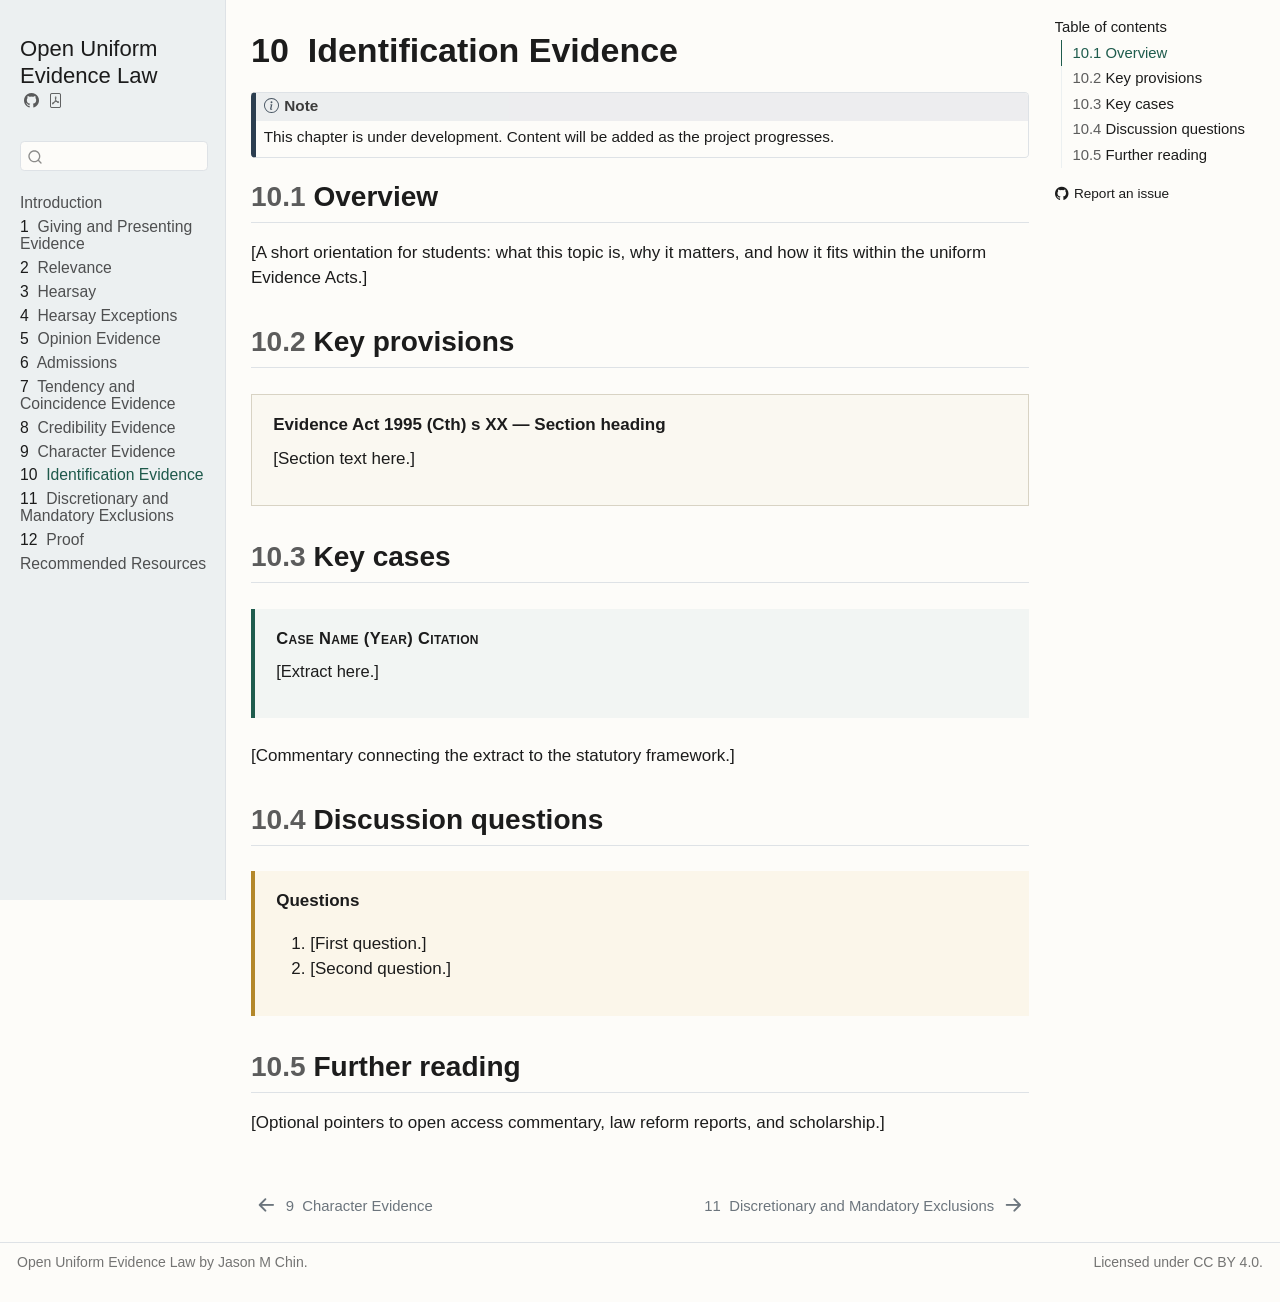
<file: 10-identification-evidence.html>
<!DOCTYPE html>
<html xmlns="http://www.w3.org/1999/xhtml" lang="en" xml:lang="en"><head>

<meta charset="utf-8">
<meta name="generator" content="quarto-1.9.38">

<meta name="viewport" content="width=device-width, initial-scale=1.0, user-scalable=yes">


<title>10&nbsp; Identification Evidence – Open Uniform Evidence Law</title>
<style>
/* Default styles provided by pandoc.
** See https://pandoc.org/MANUAL.html#variables-for-html for config info.
*/
code{white-space: pre-wrap;}
span.smallcaps{font-variant: small-caps;}
div.columns{display: flex; gap: min(4vw, 1.5em);}
div.column{flex: auto; overflow-x: auto;}
div.hanging-indent{margin-left: 1.5em; text-indent: -1.5em;}
ul.task-list{list-style: none;}
ul.task-list li input[type="checkbox"] {
  width: 0.8em;
  margin: 0 0.8em 0.2em -1em; /* quarto-specific, see https://github.com/quarto-dev/quarto-cli/issues/4556 */ 
  vertical-align: middle;
}
</style>


<script src="site_libs/quarto-nav/quarto-nav.js"></script>
<script src="site_libs/quarto-nav/headroom.min.js"></script>
<script src="site_libs/clipboard/clipboard.min.js"></script>
<script src="site_libs/quarto-search/autocomplete.umd.js"></script>
<script src="site_libs/quarto-search/fuse.min.js"></script>
<script src="site_libs/quarto-search/quarto-search.js"></script>
<meta name="quarto:offset" content="./">
<link href="./11-discretionary-and-mandatory-exclusions.html" rel="next">
<link href="./09-character-evidence.html" rel="prev">
<script src="site_libs/quarto-html/quarto.js" type="module"></script>
<script src="site_libs/quarto-html/tabsets/tabsets.js" type="module"></script>
<script src="site_libs/quarto-html/popper.min.js"></script>
<script src="site_libs/quarto-html/tippy.umd.min.js"></script>
<script src="site_libs/quarto-html/anchor.min.js"></script>
<link href="site_libs/quarto-html/tippy.css" rel="stylesheet">
<link href="site_libs/quarto-html/quarto-syntax-highlighting-15634bcf2e68342d4ad2dfa704d543f6.css" rel="stylesheet" id="quarto-text-highlighting-styles">
<script src="site_libs/bootstrap/bootstrap.min.js"></script>
<link href="site_libs/bootstrap/bootstrap-icons.css" rel="stylesheet">
<link href="site_libs/bootstrap/bootstrap-96fddaa326c054c3f04a97d124d79233.min.css" rel="stylesheet" append-hash="true" id="quarto-bootstrap" data-mode="light">
<script id="quarto-search-options" type="application/json">{
  "location": "sidebar",
  "copy-button": false,
  "collapse-after": 3,
  "panel-placement": "start",
  "type": "textbox",
  "limit": 50,
  "keyboard-shortcut": [
    "f",
    "/",
    "s"
  ],
  "show-item-context": false,
  "language": {
    "search-no-results-text": "No results",
    "search-matching-documents-text": "matching documents",
    "search-copy-link-title": "Copy link to search",
    "search-hide-matches-text": "Hide additional matches",
    "search-more-match-text": "more match in this document",
    "search-more-matches-text": "more matches in this document",
    "search-clear-button-title": "Clear",
    "search-text-placeholder": "",
    "search-detached-cancel-button-title": "Cancel",
    "search-submit-button-title": "Submit",
    "search-label": "Search"
  }
}</script>


</head>

<body class="nav-sidebar docked quarto-light">

<div id="quarto-search-results"></div>
  <header id="quarto-header" class="headroom fixed-top">
  <nav class="quarto-secondary-nav">
    <div class="container-fluid d-flex">
      <button type="button" class="quarto-btn-toggle btn" data-bs-toggle="collapse" role="button" data-bs-target=".quarto-sidebar-collapse-item" aria-controls="quarto-sidebar" aria-expanded="false" aria-label="Toggle sidebar navigation" onclick="if (window.quartoToggleHeadroom) { window.quartoToggleHeadroom(); }">
        <i class="bi bi-layout-text-sidebar-reverse"></i>
      </button>
        <nav class="quarto-page-breadcrumbs" aria-label="breadcrumb"><ol class="breadcrumb"><li class="breadcrumb-item"><a href="./10-identification-evidence.html"><span class="chapter-number">10</span>&nbsp; <span class="chapter-title">Identification Evidence</span></a></li></ol></nav>
        <a class="flex-grow-1" role="navigation" data-bs-toggle="collapse" data-bs-target=".quarto-sidebar-collapse-item" aria-controls="quarto-sidebar" aria-expanded="false" aria-label="Toggle sidebar navigation" onclick="if (window.quartoToggleHeadroom) { window.quartoToggleHeadroom(); }">      
        </a>
      <button type="button" class="btn quarto-search-button" aria-label="Search" onclick="window.quartoOpenSearch();">
        <i class="bi bi-search"></i>
      </button>
    </div>
  </nav>
</header>
<!-- content -->
<div id="quarto-content" class="quarto-container page-columns page-rows-contents page-layout-article">
<!-- sidebar -->
  <nav id="quarto-sidebar" class="sidebar collapse collapse-horizontal quarto-sidebar-collapse-item sidebar-navigation docked overflow-auto">
    <div class="pt-lg-2 mt-2 text-left sidebar-header">
    <div class="sidebar-title mb-0 py-0">
      <a href="./">Open Uniform Evidence Law</a> 
        <div class="sidebar-tools-main">
    <a href="https://github.com/jasonmchin/OpenUEL" title="Source Code" class="quarto-navigation-tool px-1" aria-label="Source Code"><i class="bi bi-github"></i></a>
    <a href="./Open-Uniform-Evidence-Law.pdf" title="Download PDF" class="quarto-navigation-tool px-1" aria-label="Download PDF"><i class="bi bi-file-pdf"></i></a>
</div>
    </div>
      </div>
        <div class="mt-2 flex-shrink-0 align-items-center">
        <div class="sidebar-search">
        <div id="quarto-search" class="" title="Search"></div>
        </div>
        </div>
    <div class="sidebar-menu-container"> 
    <ul class="list-unstyled mt-1">
        <li class="sidebar-item">
  <div class="sidebar-item-container"> 
  <a href="./index.html" class="sidebar-item-text sidebar-link">
 <span class="menu-text">Introduction</span></a>
  </div>
</li>
        <li class="sidebar-item">
  <div class="sidebar-item-container"> 
  <a href="./01-giving-and-presenting-evidence.html" class="sidebar-item-text sidebar-link">
 <span class="menu-text"><span class="chapter-number">1</span>&nbsp; <span class="chapter-title">Giving and Presenting Evidence</span></span></a>
  </div>
</li>
        <li class="sidebar-item">
  <div class="sidebar-item-container"> 
  <a href="./02-relevance.html" class="sidebar-item-text sidebar-link">
 <span class="menu-text"><span class="chapter-number">2</span>&nbsp; <span class="chapter-title">Relevance</span></span></a>
  </div>
</li>
        <li class="sidebar-item">
  <div class="sidebar-item-container"> 
  <a href="./03-hearsay.html" class="sidebar-item-text sidebar-link">
 <span class="menu-text"><span class="chapter-number">3</span>&nbsp; <span class="chapter-title">Hearsay</span></span></a>
  </div>
</li>
        <li class="sidebar-item">
  <div class="sidebar-item-container"> 
  <a href="./04-hearsay-exceptions.html" class="sidebar-item-text sidebar-link">
 <span class="menu-text"><span class="chapter-number">4</span>&nbsp; <span class="chapter-title">Hearsay Exceptions</span></span></a>
  </div>
</li>
        <li class="sidebar-item">
  <div class="sidebar-item-container"> 
  <a href="./05-opinion-evidence.html" class="sidebar-item-text sidebar-link">
 <span class="menu-text"><span class="chapter-number">5</span>&nbsp; <span class="chapter-title">Opinion Evidence</span></span></a>
  </div>
</li>
        <li class="sidebar-item">
  <div class="sidebar-item-container"> 
  <a href="./06-admissions.html" class="sidebar-item-text sidebar-link">
 <span class="menu-text"><span class="chapter-number">6</span>&nbsp; <span class="chapter-title">Admissions</span></span></a>
  </div>
</li>
        <li class="sidebar-item">
  <div class="sidebar-item-container"> 
  <a href="./07-tendency-and-coincidence.html" class="sidebar-item-text sidebar-link">
 <span class="menu-text"><span class="chapter-number">7</span>&nbsp; <span class="chapter-title">Tendency and Coincidence Evidence</span></span></a>
  </div>
</li>
        <li class="sidebar-item">
  <div class="sidebar-item-container"> 
  <a href="./08-credibility-evidence.html" class="sidebar-item-text sidebar-link">
 <span class="menu-text"><span class="chapter-number">8</span>&nbsp; <span class="chapter-title">Credibility Evidence</span></span></a>
  </div>
</li>
        <li class="sidebar-item">
  <div class="sidebar-item-container"> 
  <a href="./09-character-evidence.html" class="sidebar-item-text sidebar-link">
 <span class="menu-text"><span class="chapter-number">9</span>&nbsp; <span class="chapter-title">Character Evidence</span></span></a>
  </div>
</li>
        <li class="sidebar-item">
  <div class="sidebar-item-container"> 
  <a href="./10-identification-evidence.html" class="sidebar-item-text sidebar-link active">
 <span class="menu-text"><span class="chapter-number">10</span>&nbsp; <span class="chapter-title">Identification Evidence</span></span></a>
  </div>
</li>
        <li class="sidebar-item">
  <div class="sidebar-item-container"> 
  <a href="./11-discretionary-and-mandatory-exclusions.html" class="sidebar-item-text sidebar-link">
 <span class="menu-text"><span class="chapter-number">11</span>&nbsp; <span class="chapter-title">Discretionary and Mandatory Exclusions</span></span></a>
  </div>
</li>
        <li class="sidebar-item">
  <div class="sidebar-item-container"> 
  <a href="./12-proof.html" class="sidebar-item-text sidebar-link">
 <span class="menu-text"><span class="chapter-number">12</span>&nbsp; <span class="chapter-title">Proof</span></span></a>
  </div>
</li>
        <li class="sidebar-item">
  <div class="sidebar-item-container"> 
  <a href="./13-recommended-resources.html" class="sidebar-item-text sidebar-link">
 <span class="menu-text">Recommended Resources</span></a>
  </div>
</li>
    </ul>
    </div>
</nav>
<div id="quarto-sidebar-glass" class="quarto-sidebar-collapse-item" data-bs-toggle="collapse" data-bs-target=".quarto-sidebar-collapse-item"></div>
<!-- margin-sidebar -->
    <div id="quarto-margin-sidebar" class="sidebar margin-sidebar">
        <nav id="TOC" role="doc-toc" class="toc-active">
    <h2 id="toc-title">Table of contents</h2>
   
  <ul>
  <li><a href="#overview" id="toc-overview" class="nav-link active" data-scroll-target="#overview"><span class="header-section-number">10.1</span> Overview</a></li>
  <li><a href="#key-provisions" id="toc-key-provisions" class="nav-link" data-scroll-target="#key-provisions"><span class="header-section-number">10.2</span> Key provisions</a></li>
  <li><a href="#key-cases" id="toc-key-cases" class="nav-link" data-scroll-target="#key-cases"><span class="header-section-number">10.3</span> Key cases</a></li>
  <li><a href="#discussion-questions" id="toc-discussion-questions" class="nav-link" data-scroll-target="#discussion-questions"><span class="header-section-number">10.4</span> Discussion questions</a></li>
  <li><a href="#further-reading" id="toc-further-reading" class="nav-link" data-scroll-target="#further-reading"><span class="header-section-number">10.5</span> Further reading</a></li>
  </ul>
<div class="toc-actions"><ul><li><a href="https://github.com/jasonmchin/OpenUEL/issues/new" class="toc-action"><i class="bi bi-github"></i>Report an issue</a></li></ul></div></nav>
    </div>
<!-- main -->
<main class="content" id="quarto-document-content">

<header id="title-block-header" class="quarto-title-block default">
<div class="quarto-title">
<h1 class="title"><span class="chapter-number">10</span>&nbsp; <span class="chapter-title">Identification Evidence</span></h1>
</div>



<div class="quarto-title-meta">

    
  
    
  </div>
  


</header>


<div class="callout callout-style-default callout-note callout-titled">
<div class="callout-header d-flex align-content-center">
<div class="callout-icon-container">
<i class="callout-icon"></i>
</div>
<div class="callout-title-container flex-fill">
Note
</div>
</div>
<div class="callout-body-container callout-body">
<p>This chapter is under development. Content will be added as the project progresses.</p>
</div>
</div>
<section id="overview" class="level2" data-number="10.1">
<h2 data-number="10.1" class="anchored" data-anchor-id="overview"><span class="header-section-number">10.1</span> Overview</h2>
<p>[A short orientation for students: what this topic is, why it matters, and how it fits within the uniform Evidence Acts.]</p>
</section>
<section id="key-provisions" class="level2" data-number="10.2">
<h2 data-number="10.2" class="anchored" data-anchor-id="key-provisions"><span class="header-section-number">10.2</span> Key provisions</h2>
<div class="statute">
<p><span class="statute-heading"><strong>Evidence Act 1995 (Cth) s XX — Section heading</strong></span> [Section text here.]</p>
</div>
</section>
<section id="key-cases" class="level2" data-number="10.3">
<h2 data-number="10.3" class="anchored" data-anchor-id="key-cases"><span class="header-section-number">10.3</span> Key cases</h2>
<div class="case-extract">
<p><span class="case-citation"><strong>Case Name</strong> (Year) Citation</span> [Extract here.]</p>
</div>
<p>[Commentary connecting the extract to the statutory framework.]</p>
</section>
<section id="discussion-questions" class="level2" data-number="10.4">
<h2 data-number="10.4" class="anchored" data-anchor-id="discussion-questions"><span class="header-section-number">10.4</span> Discussion questions</h2>
<div class="questions">
<p><strong>Questions</strong></p>
<ol type="1">
<li>[First question.]</li>
<li>[Second question.]</li>
</ol>
</div>
</section>
<section id="further-reading" class="level2" data-number="10.5">
<h2 data-number="10.5" class="anchored" data-anchor-id="further-reading"><span class="header-section-number">10.5</span> Further reading</h2>
<p>[Optional pointers to open access commentary, law reform reports, and scholarship.]</p>


</section>

</main> <!-- /main -->
<script id="quarto-html-after-body" type="application/javascript">
  window.document.addEventListener("DOMContentLoaded", function (event) {
    const icon = "";
    const anchorJS = new window.AnchorJS();
    anchorJS.options = {
      placement: 'right',
      icon: icon
    };
    anchorJS.add('.anchored');
    const isCodeAnnotation = (el) => {
      for (const clz of el.classList) {
        if (clz.startsWith('code-annotation-')) {                     
          return true;
        }
      }
      return false;
    }
    const onCopySuccess = function(e) {
      // button target
      const button = e.trigger;
      // don't keep focus
      button.blur();
      // flash "checked"
      button.classList.add('code-copy-button-checked');
      var currentTitle = button.getAttribute("title");
      button.setAttribute("title", "Copied!");
      let tooltip;
      if (window.bootstrap) {
        button.setAttribute("data-bs-toggle", "tooltip");
        button.setAttribute("data-bs-placement", "left");
        button.setAttribute("data-bs-title", "Copied!");
        tooltip = new bootstrap.Tooltip(button, 
          { trigger: "manual", 
            customClass: "code-copy-button-tooltip",
            offset: [0, -8]});
        tooltip.show();    
      }
      setTimeout(function() {
        if (tooltip) {
          tooltip.hide();
          button.removeAttribute("data-bs-title");
          button.removeAttribute("data-bs-toggle");
          button.removeAttribute("data-bs-placement");
        }
        button.setAttribute("title", currentTitle);
        button.classList.remove('code-copy-button-checked');
      }, 1000);
      // clear code selection
      e.clearSelection();
    }
    const getTextToCopy = function(trigger) {
      const outerScaffold = trigger.parentElement.cloneNode(true);
      const codeEl = outerScaffold.querySelector('code');
      for (const childEl of codeEl.children) {
        if (isCodeAnnotation(childEl)) {
          childEl.remove();
        }
      }
      return codeEl.innerText;
    }
    const clipboard = new window.ClipboardJS('.code-copy-button:not([data-in-quarto-modal])', {
      text: getTextToCopy
    });
    clipboard.on('success', onCopySuccess);
    if (window.document.getElementById('quarto-embedded-source-code-modal')) {
      const clipboardModal = new window.ClipboardJS('.code-copy-button[data-in-quarto-modal]', {
        text: getTextToCopy,
        container: window.document.getElementById('quarto-embedded-source-code-modal')
      });
      clipboardModal.on('success', onCopySuccess);
    }
      var localhostRegex = new RegExp(/^(?:http|https):\/\/localhost\:?[0-9]*\//);
      var mailtoRegex = new RegExp(/^mailto:/);
        var filterRegex = new RegExp("https:\/\/jasonmchin\.github\.io\/OpenUEL\/");
      var isInternal = (href) => {
          return filterRegex.test(href) || localhostRegex.test(href) || mailtoRegex.test(href);
      }
      // Inspect non-navigation links and adorn them if external
     var links = window.document.querySelectorAll('a[href]:not(.nav-link):not(.navbar-brand):not(.toc-action):not(.sidebar-link):not(.sidebar-item-toggle):not(.pagination-link):not(.no-external):not([aria-hidden]):not(.dropdown-item):not(.quarto-navigation-tool):not(.about-link)');
      for (var i=0; i<links.length; i++) {
        const link = links[i];
        if (!isInternal(link.href)) {
          // undo the damage that might have been done by quarto-nav.js in the case of
          // links that we want to consider external
          if (link.dataset.originalHref !== undefined) {
            link.href = link.dataset.originalHref;
          }
            // target, if specified
            link.setAttribute("target", "_blank");
            if (link.getAttribute("rel") === null) {
              link.setAttribute("rel", "noopener");
            }
        }
      }
    function tippyHover(el, contentFn, onTriggerFn, onUntriggerFn) {
      const config = {
        allowHTML: true,
        maxWidth: 500,
        delay: 100,
        arrow: false,
        appendTo: function(el) {
            return el.parentElement;
        },
        interactive: true,
        interactiveBorder: 10,
        theme: 'quarto',
        placement: 'bottom-start',
      };
      if (contentFn) {
        config.content = contentFn;
      }
      if (onTriggerFn) {
        config.onTrigger = onTriggerFn;
      }
      if (onUntriggerFn) {
        config.onUntrigger = onUntriggerFn;
      }
      window.tippy(el, config); 
    }
    const noterefs = window.document.querySelectorAll('a[role="doc-noteref"]');
    for (var i=0; i<noterefs.length; i++) {
      const ref = noterefs[i];
      tippyHover(ref, function() {
        // use id or data attribute instead here
        let href = ref.getAttribute('data-footnote-href') || ref.getAttribute('href');
        try { href = new URL(href).hash; } catch {}
        const id = href.replace(/^#\/?/, "");
        const note = window.document.getElementById(id);
        if (note) {
          return note.innerHTML;
        } else {
          return "";
        }
      });
    }
    const xrefs = window.document.querySelectorAll('a.quarto-xref');
    const processXRef = (id, note) => {
      // Strip column container classes
      const stripColumnClz = (el) => {
        el.classList.remove("page-full", "page-columns");
        if (el.children) {
          for (const child of el.children) {
            stripColumnClz(child);
          }
        }
      }
      stripColumnClz(note)
      if (id === null || id.startsWith('sec-')) {
        // Special case sections, only their first couple elements
        const container = document.createElement("div");
        if (note.children && note.children.length > 2) {
          container.appendChild(note.children[0].cloneNode(true));
          for (let i = 1; i < note.children.length; i++) {
            const child = note.children[i];
            if (child.tagName === "P" && child.innerText === "") {
              continue;
            } else {
              container.appendChild(child.cloneNode(true));
              break;
            }
          }
          if (window.Quarto?.typesetMath) {
            window.Quarto.typesetMath(container);
          }
          return container.innerHTML
        } else {
          if (window.Quarto?.typesetMath) {
            window.Quarto.typesetMath(note);
          }
          return note.innerHTML;
        }
      } else {
        // Remove any anchor links if they are present
        const anchorLink = note.querySelector('a.anchorjs-link');
        if (anchorLink) {
          anchorLink.remove();
        }
        if (window.Quarto?.typesetMath) {
          window.Quarto.typesetMath(note);
        }
        if (note.classList.contains("callout")) {
          return note.outerHTML;
        } else {
          return note.innerHTML;
        }
      }
    }
    for (var i=0; i<xrefs.length; i++) {
      const xref = xrefs[i];
      tippyHover(xref, undefined, function(instance) {
        instance.disable();
        let url = xref.getAttribute('href');
        let hash = undefined; 
        if (url.startsWith('#')) {
          hash = url;
        } else {
          try { hash = new URL(url).hash; } catch {}
        }
        if (hash) {
          const id = hash.replace(/^#\/?/, "");
          const note = window.document.getElementById(id);
          if (note !== null) {
            try {
              const html = processXRef(id, note.cloneNode(true));
              instance.setContent(html);
            } finally {
              instance.enable();
              instance.show();
            }
          } else {
            // See if we can fetch this
            fetch(url.split('#')[0])
            .then(res => res.text())
            .then(html => {
              const parser = new DOMParser();
              const htmlDoc = parser.parseFromString(html, "text/html");
              const note = htmlDoc.getElementById(id);
              if (note !== null) {
                const html = processXRef(id, note);
                instance.setContent(html);
              } 
            }).finally(() => {
              instance.enable();
              instance.show();
            });
          }
        } else {
          // See if we can fetch a full url (with no hash to target)
          // This is a special case and we should probably do some content thinning / targeting
          fetch(url)
          .then(res => res.text())
          .then(html => {
            const parser = new DOMParser();
            const htmlDoc = parser.parseFromString(html, "text/html");
            const note = htmlDoc.querySelector('main.content');
            if (note !== null) {
              // This should only happen for chapter cross references
              // (since there is no id in the URL)
              // remove the first header
              if (note.children.length > 0 && note.children[0].tagName === "HEADER") {
                note.children[0].remove();
              }
              const html = processXRef(null, note);
              instance.setContent(html);
            } 
          }).finally(() => {
            instance.enable();
            instance.show();
          });
        }
      }, function(instance) {
      });
    }
        let selectedAnnoteEl;
        const selectorForAnnotation = ( cell, annotation) => {
          let cellAttr = 'data-code-cell="' + cell + '"';
          let lineAttr = 'data-code-annotation="' +  annotation + '"';
          const selector = 'span[' + cellAttr + '][' + lineAttr + ']';
          return selector;
        }
        const selectCodeLines = (annoteEl) => {
          const doc = window.document;
          const targetCell = annoteEl.getAttribute("data-target-cell");
          const targetAnnotation = annoteEl.getAttribute("data-target-annotation");
          const annoteSpan = window.document.querySelector(selectorForAnnotation(targetCell, targetAnnotation));
          const lines = annoteSpan.getAttribute("data-code-lines").split(",");
          const lineIds = lines.map((line) => {
            return targetCell + "-" + line;
          })
          let top = null;
          let height = null;
          let parent = null;
          if (lineIds.length > 0) {
              //compute the position of the single el (top and bottom and make a div)
              const el = window.document.getElementById(lineIds[0]);
              top = el.offsetTop;
              height = el.offsetHeight;
              parent = el.parentElement.parentElement;
            if (lineIds.length > 1) {
              const lastEl = window.document.getElementById(lineIds[lineIds.length - 1]);
              const bottom = lastEl.offsetTop + lastEl.offsetHeight;
              height = bottom - top;
            }
            if (top !== null && height !== null && parent !== null) {
              // cook up a div (if necessary) and position it 
              let div = window.document.getElementById("code-annotation-line-highlight");
              if (div === null) {
                div = window.document.createElement("div");
                div.setAttribute("id", "code-annotation-line-highlight");
                div.style.position = 'absolute';
                parent.appendChild(div);
              }
              div.style.top = top - 2 + "px";
              div.style.height = height + 4 + "px";
              div.style.left = 0;
              let gutterDiv = window.document.getElementById("code-annotation-line-highlight-gutter");
              if (gutterDiv === null) {
                gutterDiv = window.document.createElement("div");
                gutterDiv.setAttribute("id", "code-annotation-line-highlight-gutter");
                gutterDiv.style.position = 'absolute';
                const codeCell = window.document.getElementById(targetCell);
                const gutter = codeCell.querySelector('.code-annotation-gutter');
                gutter.appendChild(gutterDiv);
              }
              gutterDiv.style.top = top - 2 + "px";
              gutterDiv.style.height = height + 4 + "px";
            }
            selectedAnnoteEl = annoteEl;
          }
        };
        const unselectCodeLines = () => {
          const elementsIds = ["code-annotation-line-highlight", "code-annotation-line-highlight-gutter"];
          elementsIds.forEach((elId) => {
            const div = window.document.getElementById(elId);
            if (div) {
              div.remove();
            }
          });
          selectedAnnoteEl = undefined;
        };
          // Handle positioning of the toggle
      window.addEventListener(
        "resize",
        throttle(() => {
          elRect = undefined;
          if (selectedAnnoteEl) {
            selectCodeLines(selectedAnnoteEl);
          }
        }, 10)
      );
      function throttle(fn, ms) {
      let throttle = false;
      let timer;
        return (...args) => {
          if(!throttle) { // first call gets through
              fn.apply(this, args);
              throttle = true;
          } else { // all the others get throttled
              if(timer) clearTimeout(timer); // cancel #2
              timer = setTimeout(() => {
                fn.apply(this, args);
                timer = throttle = false;
              }, ms);
          }
        };
      }
        // Attach click handler to the DT
        const annoteDls = window.document.querySelectorAll('dt[data-target-cell]');
        for (const annoteDlNode of annoteDls) {
          annoteDlNode.addEventListener('click', (event) => {
            const clickedEl = event.target;
            if (clickedEl !== selectedAnnoteEl) {
              unselectCodeLines();
              const activeEl = window.document.querySelector('dt[data-target-cell].code-annotation-active');
              if (activeEl) {
                activeEl.classList.remove('code-annotation-active');
              }
              selectCodeLines(clickedEl);
              clickedEl.classList.add('code-annotation-active');
            } else {
              // Unselect the line
              unselectCodeLines();
              clickedEl.classList.remove('code-annotation-active');
            }
          });
        }
    const findCites = (el) => {
      const parentEl = el.parentElement;
      if (parentEl) {
        const cites = parentEl.dataset.cites;
        if (cites) {
          return {
            el,
            cites: cites.split(' ')
          };
        } else {
          return findCites(el.parentElement)
        }
      } else {
        return undefined;
      }
    };
    var bibliorefs = window.document.querySelectorAll('a[role="doc-biblioref"]');
    for (var i=0; i<bibliorefs.length; i++) {
      const ref = bibliorefs[i];
      const citeInfo = findCites(ref);
      if (citeInfo) {
        tippyHover(citeInfo.el, function() {
          var popup = window.document.createElement('div');
          citeInfo.cites.forEach(function(cite) {
            var citeDiv = window.document.createElement('div');
            citeDiv.classList.add('hanging-indent');
            citeDiv.classList.add('csl-entry');
            var biblioDiv = window.document.getElementById('ref-' + cite);
            if (biblioDiv) {
              citeDiv.innerHTML = biblioDiv.innerHTML;
            }
            popup.appendChild(citeDiv);
          });
          return popup.innerHTML;
        });
      }
    }
  });
  </script>
<nav class="page-navigation">
  <div class="nav-page nav-page-previous">
      <a href="./09-character-evidence.html" class="pagination-link" aria-label="Character Evidence">
        <i class="bi bi-arrow-left-short"></i> <span class="nav-page-text"><span class="chapter-number">9</span>&nbsp; <span class="chapter-title">Character Evidence</span></span>
      </a>          
  </div>
  <div class="nav-page nav-page-next">
      <a href="./11-discretionary-and-mandatory-exclusions.html" class="pagination-link" aria-label="Discretionary and Mandatory Exclusions">
        <span class="nav-page-text"><span class="chapter-number">11</span>&nbsp; <span class="chapter-title">Discretionary and Mandatory Exclusions</span></span> <i class="bi bi-arrow-right-short"></i>
      </a>
  </div>
</nav>
</div> <!-- /content -->
<footer class="footer">
  <div class="nav-footer">
    <div class="nav-footer-left">
<p>Open Uniform Evidence Law by Jason M Chin.</p>
</div>   
    <div class="nav-footer-center">
      &nbsp;
    <div class="toc-actions d-sm-block d-md-none"><ul><li><a href="https://github.com/jasonmchin/OpenUEL/issues/new" class="toc-action"><i class="bi bi-github"></i>Report an issue</a></li></ul></div></div>
    <div class="nav-footer-right">
<p>Licensed under CC BY 4.0.</p>
</div>
  </div>
</footer>




</body></html>
</file>
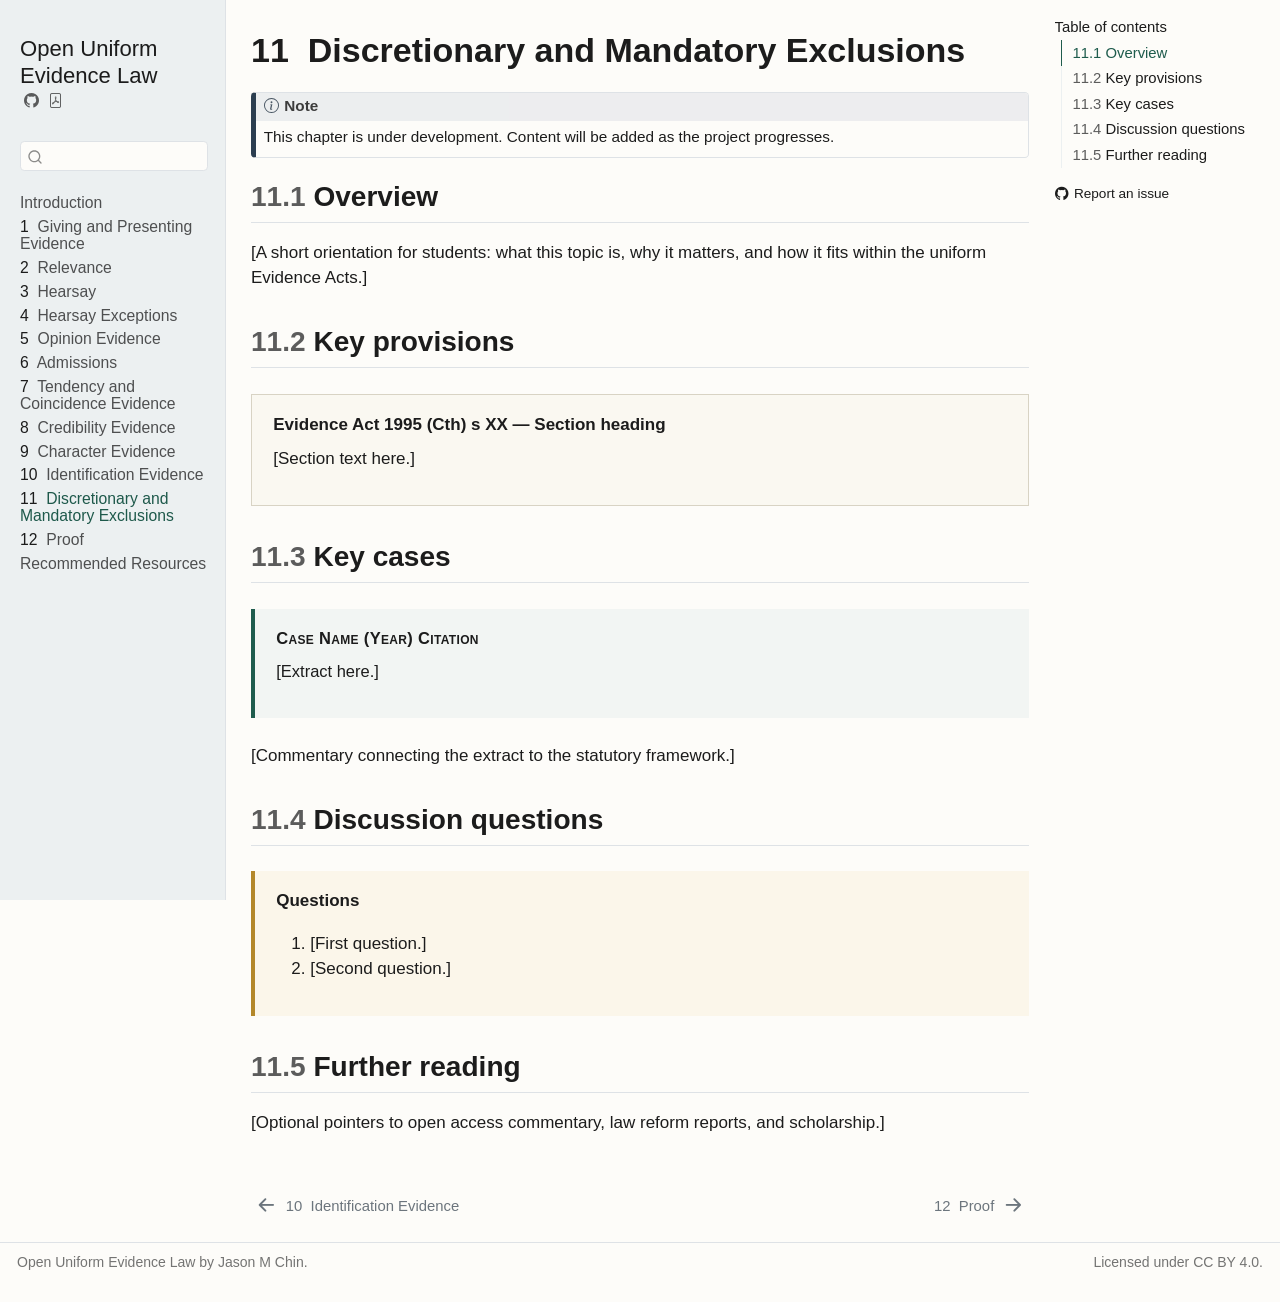
<file: 11-discretionary-and-mandatory-exclusions.html>
<!DOCTYPE html>
<html xmlns="http://www.w3.org/1999/xhtml" lang="en" xml:lang="en"><head>

<meta charset="utf-8">
<meta name="generator" content="quarto-1.9.38">

<meta name="viewport" content="width=device-width, initial-scale=1.0, user-scalable=yes">


<title>11&nbsp; Discretionary and Mandatory Exclusions – Open Uniform Evidence Law</title>
<style>
/* Default styles provided by pandoc.
** See https://pandoc.org/MANUAL.html#variables-for-html for config info.
*/
code{white-space: pre-wrap;}
span.smallcaps{font-variant: small-caps;}
div.columns{display: flex; gap: min(4vw, 1.5em);}
div.column{flex: auto; overflow-x: auto;}
div.hanging-indent{margin-left: 1.5em; text-indent: -1.5em;}
ul.task-list{list-style: none;}
ul.task-list li input[type="checkbox"] {
  width: 0.8em;
  margin: 0 0.8em 0.2em -1em; /* quarto-specific, see https://github.com/quarto-dev/quarto-cli/issues/4556 */ 
  vertical-align: middle;
}
</style>


<script src="site_libs/quarto-nav/quarto-nav.js"></script>
<script src="site_libs/quarto-nav/headroom.min.js"></script>
<script src="site_libs/clipboard/clipboard.min.js"></script>
<script src="site_libs/quarto-search/autocomplete.umd.js"></script>
<script src="site_libs/quarto-search/fuse.min.js"></script>
<script src="site_libs/quarto-search/quarto-search.js"></script>
<meta name="quarto:offset" content="./">
<link href="./12-proof.html" rel="next">
<link href="./10-identification-evidence.html" rel="prev">
<script src="site_libs/quarto-html/quarto.js" type="module"></script>
<script src="site_libs/quarto-html/tabsets/tabsets.js" type="module"></script>
<script src="site_libs/quarto-html/popper.min.js"></script>
<script src="site_libs/quarto-html/tippy.umd.min.js"></script>
<script src="site_libs/quarto-html/anchor.min.js"></script>
<link href="site_libs/quarto-html/tippy.css" rel="stylesheet">
<link href="site_libs/quarto-html/quarto-syntax-highlighting-15634bcf2e68342d4ad2dfa704d543f6.css" rel="stylesheet" id="quarto-text-highlighting-styles">
<script src="site_libs/bootstrap/bootstrap.min.js"></script>
<link href="site_libs/bootstrap/bootstrap-icons.css" rel="stylesheet">
<link href="site_libs/bootstrap/bootstrap-96fddaa326c054c3f04a97d124d79233.min.css" rel="stylesheet" append-hash="true" id="quarto-bootstrap" data-mode="light">
<script id="quarto-search-options" type="application/json">{
  "location": "sidebar",
  "copy-button": false,
  "collapse-after": 3,
  "panel-placement": "start",
  "type": "textbox",
  "limit": 50,
  "keyboard-shortcut": [
    "f",
    "/",
    "s"
  ],
  "show-item-context": false,
  "language": {
    "search-no-results-text": "No results",
    "search-matching-documents-text": "matching documents",
    "search-copy-link-title": "Copy link to search",
    "search-hide-matches-text": "Hide additional matches",
    "search-more-match-text": "more match in this document",
    "search-more-matches-text": "more matches in this document",
    "search-clear-button-title": "Clear",
    "search-text-placeholder": "",
    "search-detached-cancel-button-title": "Cancel",
    "search-submit-button-title": "Submit",
    "search-label": "Search"
  }
}</script>


</head>

<body class="nav-sidebar docked quarto-light">

<div id="quarto-search-results"></div>
  <header id="quarto-header" class="headroom fixed-top">
  <nav class="quarto-secondary-nav">
    <div class="container-fluid d-flex">
      <button type="button" class="quarto-btn-toggle btn" data-bs-toggle="collapse" role="button" data-bs-target=".quarto-sidebar-collapse-item" aria-controls="quarto-sidebar" aria-expanded="false" aria-label="Toggle sidebar navigation" onclick="if (window.quartoToggleHeadroom) { window.quartoToggleHeadroom(); }">
        <i class="bi bi-layout-text-sidebar-reverse"></i>
      </button>
        <nav class="quarto-page-breadcrumbs" aria-label="breadcrumb"><ol class="breadcrumb"><li class="breadcrumb-item"><a href="./11-discretionary-and-mandatory-exclusions.html"><span class="chapter-number">11</span>&nbsp; <span class="chapter-title">Discretionary and Mandatory Exclusions</span></a></li></ol></nav>
        <a class="flex-grow-1" role="navigation" data-bs-toggle="collapse" data-bs-target=".quarto-sidebar-collapse-item" aria-controls="quarto-sidebar" aria-expanded="false" aria-label="Toggle sidebar navigation" onclick="if (window.quartoToggleHeadroom) { window.quartoToggleHeadroom(); }">      
        </a>
      <button type="button" class="btn quarto-search-button" aria-label="Search" onclick="window.quartoOpenSearch();">
        <i class="bi bi-search"></i>
      </button>
    </div>
  </nav>
</header>
<!-- content -->
<div id="quarto-content" class="quarto-container page-columns page-rows-contents page-layout-article">
<!-- sidebar -->
  <nav id="quarto-sidebar" class="sidebar collapse collapse-horizontal quarto-sidebar-collapse-item sidebar-navigation docked overflow-auto">
    <div class="pt-lg-2 mt-2 text-left sidebar-header">
    <div class="sidebar-title mb-0 py-0">
      <a href="./">Open Uniform Evidence Law</a> 
        <div class="sidebar-tools-main">
    <a href="https://github.com/jasonmchin/OpenUEL" title="Source Code" class="quarto-navigation-tool px-1" aria-label="Source Code"><i class="bi bi-github"></i></a>
    <a href="./Open-Uniform-Evidence-Law.pdf" title="Download PDF" class="quarto-navigation-tool px-1" aria-label="Download PDF"><i class="bi bi-file-pdf"></i></a>
</div>
    </div>
      </div>
        <div class="mt-2 flex-shrink-0 align-items-center">
        <div class="sidebar-search">
        <div id="quarto-search" class="" title="Search"></div>
        </div>
        </div>
    <div class="sidebar-menu-container"> 
    <ul class="list-unstyled mt-1">
        <li class="sidebar-item">
  <div class="sidebar-item-container"> 
  <a href="./index.html" class="sidebar-item-text sidebar-link">
 <span class="menu-text">Introduction</span></a>
  </div>
</li>
        <li class="sidebar-item">
  <div class="sidebar-item-container"> 
  <a href="./01-giving-and-presenting-evidence.html" class="sidebar-item-text sidebar-link">
 <span class="menu-text"><span class="chapter-number">1</span>&nbsp; <span class="chapter-title">Giving and Presenting Evidence</span></span></a>
  </div>
</li>
        <li class="sidebar-item">
  <div class="sidebar-item-container"> 
  <a href="./02-relevance.html" class="sidebar-item-text sidebar-link">
 <span class="menu-text"><span class="chapter-number">2</span>&nbsp; <span class="chapter-title">Relevance</span></span></a>
  </div>
</li>
        <li class="sidebar-item">
  <div class="sidebar-item-container"> 
  <a href="./03-hearsay.html" class="sidebar-item-text sidebar-link">
 <span class="menu-text"><span class="chapter-number">3</span>&nbsp; <span class="chapter-title">Hearsay</span></span></a>
  </div>
</li>
        <li class="sidebar-item">
  <div class="sidebar-item-container"> 
  <a href="./04-hearsay-exceptions.html" class="sidebar-item-text sidebar-link">
 <span class="menu-text"><span class="chapter-number">4</span>&nbsp; <span class="chapter-title">Hearsay Exceptions</span></span></a>
  </div>
</li>
        <li class="sidebar-item">
  <div class="sidebar-item-container"> 
  <a href="./05-opinion-evidence.html" class="sidebar-item-text sidebar-link">
 <span class="menu-text"><span class="chapter-number">5</span>&nbsp; <span class="chapter-title">Opinion Evidence</span></span></a>
  </div>
</li>
        <li class="sidebar-item">
  <div class="sidebar-item-container"> 
  <a href="./06-admissions.html" class="sidebar-item-text sidebar-link">
 <span class="menu-text"><span class="chapter-number">6</span>&nbsp; <span class="chapter-title">Admissions</span></span></a>
  </div>
</li>
        <li class="sidebar-item">
  <div class="sidebar-item-container"> 
  <a href="./07-tendency-and-coincidence.html" class="sidebar-item-text sidebar-link">
 <span class="menu-text"><span class="chapter-number">7</span>&nbsp; <span class="chapter-title">Tendency and Coincidence Evidence</span></span></a>
  </div>
</li>
        <li class="sidebar-item">
  <div class="sidebar-item-container"> 
  <a href="./08-credibility-evidence.html" class="sidebar-item-text sidebar-link">
 <span class="menu-text"><span class="chapter-number">8</span>&nbsp; <span class="chapter-title">Credibility Evidence</span></span></a>
  </div>
</li>
        <li class="sidebar-item">
  <div class="sidebar-item-container"> 
  <a href="./09-character-evidence.html" class="sidebar-item-text sidebar-link">
 <span class="menu-text"><span class="chapter-number">9</span>&nbsp; <span class="chapter-title">Character Evidence</span></span></a>
  </div>
</li>
        <li class="sidebar-item">
  <div class="sidebar-item-container"> 
  <a href="./10-identification-evidence.html" class="sidebar-item-text sidebar-link">
 <span class="menu-text"><span class="chapter-number">10</span>&nbsp; <span class="chapter-title">Identification Evidence</span></span></a>
  </div>
</li>
        <li class="sidebar-item">
  <div class="sidebar-item-container"> 
  <a href="./11-discretionary-and-mandatory-exclusions.html" class="sidebar-item-text sidebar-link active">
 <span class="menu-text"><span class="chapter-number">11</span>&nbsp; <span class="chapter-title">Discretionary and Mandatory Exclusions</span></span></a>
  </div>
</li>
        <li class="sidebar-item">
  <div class="sidebar-item-container"> 
  <a href="./12-proof.html" class="sidebar-item-text sidebar-link">
 <span class="menu-text"><span class="chapter-number">12</span>&nbsp; <span class="chapter-title">Proof</span></span></a>
  </div>
</li>
        <li class="sidebar-item">
  <div class="sidebar-item-container"> 
  <a href="./13-recommended-resources.html" class="sidebar-item-text sidebar-link">
 <span class="menu-text">Recommended Resources</span></a>
  </div>
</li>
    </ul>
    </div>
</nav>
<div id="quarto-sidebar-glass" class="quarto-sidebar-collapse-item" data-bs-toggle="collapse" data-bs-target=".quarto-sidebar-collapse-item"></div>
<!-- margin-sidebar -->
    <div id="quarto-margin-sidebar" class="sidebar margin-sidebar">
        <nav id="TOC" role="doc-toc" class="toc-active">
    <h2 id="toc-title">Table of contents</h2>
   
  <ul>
  <li><a href="#overview" id="toc-overview" class="nav-link active" data-scroll-target="#overview"><span class="header-section-number">11.1</span> Overview</a></li>
  <li><a href="#key-provisions" id="toc-key-provisions" class="nav-link" data-scroll-target="#key-provisions"><span class="header-section-number">11.2</span> Key provisions</a></li>
  <li><a href="#key-cases" id="toc-key-cases" class="nav-link" data-scroll-target="#key-cases"><span class="header-section-number">11.3</span> Key cases</a></li>
  <li><a href="#discussion-questions" id="toc-discussion-questions" class="nav-link" data-scroll-target="#discussion-questions"><span class="header-section-number">11.4</span> Discussion questions</a></li>
  <li><a href="#further-reading" id="toc-further-reading" class="nav-link" data-scroll-target="#further-reading"><span class="header-section-number">11.5</span> Further reading</a></li>
  </ul>
<div class="toc-actions"><ul><li><a href="https://github.com/jasonmchin/OpenUEL/issues/new" class="toc-action"><i class="bi bi-github"></i>Report an issue</a></li></ul></div></nav>
    </div>
<!-- main -->
<main class="content" id="quarto-document-content">

<header id="title-block-header" class="quarto-title-block default">
<div class="quarto-title">
<h1 class="title"><span class="chapter-number">11</span>&nbsp; <span class="chapter-title">Discretionary and Mandatory Exclusions</span></h1>
</div>



<div class="quarto-title-meta">

    
  
    
  </div>
  


</header>


<div class="callout callout-style-default callout-note callout-titled">
<div class="callout-header d-flex align-content-center">
<div class="callout-icon-container">
<i class="callout-icon"></i>
</div>
<div class="callout-title-container flex-fill">
Note
</div>
</div>
<div class="callout-body-container callout-body">
<p>This chapter is under development. Content will be added as the project progresses.</p>
</div>
</div>
<section id="overview" class="level2" data-number="11.1">
<h2 data-number="11.1" class="anchored" data-anchor-id="overview"><span class="header-section-number">11.1</span> Overview</h2>
<p>[A short orientation for students: what this topic is, why it matters, and how it fits within the uniform Evidence Acts.]</p>
</section>
<section id="key-provisions" class="level2" data-number="11.2">
<h2 data-number="11.2" class="anchored" data-anchor-id="key-provisions"><span class="header-section-number">11.2</span> Key provisions</h2>
<div class="statute">
<p><span class="statute-heading"><strong>Evidence Act 1995 (Cth) s XX — Section heading</strong></span> [Section text here.]</p>
</div>
</section>
<section id="key-cases" class="level2" data-number="11.3">
<h2 data-number="11.3" class="anchored" data-anchor-id="key-cases"><span class="header-section-number">11.3</span> Key cases</h2>
<div class="case-extract">
<p><span class="case-citation"><strong>Case Name</strong> (Year) Citation</span> [Extract here.]</p>
</div>
<p>[Commentary connecting the extract to the statutory framework.]</p>
</section>
<section id="discussion-questions" class="level2" data-number="11.4">
<h2 data-number="11.4" class="anchored" data-anchor-id="discussion-questions"><span class="header-section-number">11.4</span> Discussion questions</h2>
<div class="questions">
<p><strong>Questions</strong></p>
<ol type="1">
<li>[First question.]</li>
<li>[Second question.]</li>
</ol>
</div>
</section>
<section id="further-reading" class="level2" data-number="11.5">
<h2 data-number="11.5" class="anchored" data-anchor-id="further-reading"><span class="header-section-number">11.5</span> Further reading</h2>
<p>[Optional pointers to open access commentary, law reform reports, and scholarship.]</p>


</section>

</main> <!-- /main -->
<script id="quarto-html-after-body" type="application/javascript">
  window.document.addEventListener("DOMContentLoaded", function (event) {
    const icon = "";
    const anchorJS = new window.AnchorJS();
    anchorJS.options = {
      placement: 'right',
      icon: icon
    };
    anchorJS.add('.anchored');
    const isCodeAnnotation = (el) => {
      for (const clz of el.classList) {
        if (clz.startsWith('code-annotation-')) {                     
          return true;
        }
      }
      return false;
    }
    const onCopySuccess = function(e) {
      // button target
      const button = e.trigger;
      // don't keep focus
      button.blur();
      // flash "checked"
      button.classList.add('code-copy-button-checked');
      var currentTitle = button.getAttribute("title");
      button.setAttribute("title", "Copied!");
      let tooltip;
      if (window.bootstrap) {
        button.setAttribute("data-bs-toggle", "tooltip");
        button.setAttribute("data-bs-placement", "left");
        button.setAttribute("data-bs-title", "Copied!");
        tooltip = new bootstrap.Tooltip(button, 
          { trigger: "manual", 
            customClass: "code-copy-button-tooltip",
            offset: [0, -8]});
        tooltip.show();    
      }
      setTimeout(function() {
        if (tooltip) {
          tooltip.hide();
          button.removeAttribute("data-bs-title");
          button.removeAttribute("data-bs-toggle");
          button.removeAttribute("data-bs-placement");
        }
        button.setAttribute("title", currentTitle);
        button.classList.remove('code-copy-button-checked');
      }, 1000);
      // clear code selection
      e.clearSelection();
    }
    const getTextToCopy = function(trigger) {
      const outerScaffold = trigger.parentElement.cloneNode(true);
      const codeEl = outerScaffold.querySelector('code');
      for (const childEl of codeEl.children) {
        if (isCodeAnnotation(childEl)) {
          childEl.remove();
        }
      }
      return codeEl.innerText;
    }
    const clipboard = new window.ClipboardJS('.code-copy-button:not([data-in-quarto-modal])', {
      text: getTextToCopy
    });
    clipboard.on('success', onCopySuccess);
    if (window.document.getElementById('quarto-embedded-source-code-modal')) {
      const clipboardModal = new window.ClipboardJS('.code-copy-button[data-in-quarto-modal]', {
        text: getTextToCopy,
        container: window.document.getElementById('quarto-embedded-source-code-modal')
      });
      clipboardModal.on('success', onCopySuccess);
    }
      var localhostRegex = new RegExp(/^(?:http|https):\/\/localhost\:?[0-9]*\//);
      var mailtoRegex = new RegExp(/^mailto:/);
        var filterRegex = new RegExp("https:\/\/jasonmchin\.github\.io\/OpenUEL\/");
      var isInternal = (href) => {
          return filterRegex.test(href) || localhostRegex.test(href) || mailtoRegex.test(href);
      }
      // Inspect non-navigation links and adorn them if external
     var links = window.document.querySelectorAll('a[href]:not(.nav-link):not(.navbar-brand):not(.toc-action):not(.sidebar-link):not(.sidebar-item-toggle):not(.pagination-link):not(.no-external):not([aria-hidden]):not(.dropdown-item):not(.quarto-navigation-tool):not(.about-link)');
      for (var i=0; i<links.length; i++) {
        const link = links[i];
        if (!isInternal(link.href)) {
          // undo the damage that might have been done by quarto-nav.js in the case of
          // links that we want to consider external
          if (link.dataset.originalHref !== undefined) {
            link.href = link.dataset.originalHref;
          }
            // target, if specified
            link.setAttribute("target", "_blank");
            if (link.getAttribute("rel") === null) {
              link.setAttribute("rel", "noopener");
            }
        }
      }
    function tippyHover(el, contentFn, onTriggerFn, onUntriggerFn) {
      const config = {
        allowHTML: true,
        maxWidth: 500,
        delay: 100,
        arrow: false,
        appendTo: function(el) {
            return el.parentElement;
        },
        interactive: true,
        interactiveBorder: 10,
        theme: 'quarto',
        placement: 'bottom-start',
      };
      if (contentFn) {
        config.content = contentFn;
      }
      if (onTriggerFn) {
        config.onTrigger = onTriggerFn;
      }
      if (onUntriggerFn) {
        config.onUntrigger = onUntriggerFn;
      }
      window.tippy(el, config); 
    }
    const noterefs = window.document.querySelectorAll('a[role="doc-noteref"]');
    for (var i=0; i<noterefs.length; i++) {
      const ref = noterefs[i];
      tippyHover(ref, function() {
        // use id or data attribute instead here
        let href = ref.getAttribute('data-footnote-href') || ref.getAttribute('href');
        try { href = new URL(href).hash; } catch {}
        const id = href.replace(/^#\/?/, "");
        const note = window.document.getElementById(id);
        if (note) {
          return note.innerHTML;
        } else {
          return "";
        }
      });
    }
    const xrefs = window.document.querySelectorAll('a.quarto-xref');
    const processXRef = (id, note) => {
      // Strip column container classes
      const stripColumnClz = (el) => {
        el.classList.remove("page-full", "page-columns");
        if (el.children) {
          for (const child of el.children) {
            stripColumnClz(child);
          }
        }
      }
      stripColumnClz(note)
      if (id === null || id.startsWith('sec-')) {
        // Special case sections, only their first couple elements
        const container = document.createElement("div");
        if (note.children && note.children.length > 2) {
          container.appendChild(note.children[0].cloneNode(true));
          for (let i = 1; i < note.children.length; i++) {
            const child = note.children[i];
            if (child.tagName === "P" && child.innerText === "") {
              continue;
            } else {
              container.appendChild(child.cloneNode(true));
              break;
            }
          }
          if (window.Quarto?.typesetMath) {
            window.Quarto.typesetMath(container);
          }
          return container.innerHTML
        } else {
          if (window.Quarto?.typesetMath) {
            window.Quarto.typesetMath(note);
          }
          return note.innerHTML;
        }
      } else {
        // Remove any anchor links if they are present
        const anchorLink = note.querySelector('a.anchorjs-link');
        if (anchorLink) {
          anchorLink.remove();
        }
        if (window.Quarto?.typesetMath) {
          window.Quarto.typesetMath(note);
        }
        if (note.classList.contains("callout")) {
          return note.outerHTML;
        } else {
          return note.innerHTML;
        }
      }
    }
    for (var i=0; i<xrefs.length; i++) {
      const xref = xrefs[i];
      tippyHover(xref, undefined, function(instance) {
        instance.disable();
        let url = xref.getAttribute('href');
        let hash = undefined; 
        if (url.startsWith('#')) {
          hash = url;
        } else {
          try { hash = new URL(url).hash; } catch {}
        }
        if (hash) {
          const id = hash.replace(/^#\/?/, "");
          const note = window.document.getElementById(id);
          if (note !== null) {
            try {
              const html = processXRef(id, note.cloneNode(true));
              instance.setContent(html);
            } finally {
              instance.enable();
              instance.show();
            }
          } else {
            // See if we can fetch this
            fetch(url.split('#')[0])
            .then(res => res.text())
            .then(html => {
              const parser = new DOMParser();
              const htmlDoc = parser.parseFromString(html, "text/html");
              const note = htmlDoc.getElementById(id);
              if (note !== null) {
                const html = processXRef(id, note);
                instance.setContent(html);
              } 
            }).finally(() => {
              instance.enable();
              instance.show();
            });
          }
        } else {
          // See if we can fetch a full url (with no hash to target)
          // This is a special case and we should probably do some content thinning / targeting
          fetch(url)
          .then(res => res.text())
          .then(html => {
            const parser = new DOMParser();
            const htmlDoc = parser.parseFromString(html, "text/html");
            const note = htmlDoc.querySelector('main.content');
            if (note !== null) {
              // This should only happen for chapter cross references
              // (since there is no id in the URL)
              // remove the first header
              if (note.children.length > 0 && note.children[0].tagName === "HEADER") {
                note.children[0].remove();
              }
              const html = processXRef(null, note);
              instance.setContent(html);
            } 
          }).finally(() => {
            instance.enable();
            instance.show();
          });
        }
      }, function(instance) {
      });
    }
        let selectedAnnoteEl;
        const selectorForAnnotation = ( cell, annotation) => {
          let cellAttr = 'data-code-cell="' + cell + '"';
          let lineAttr = 'data-code-annotation="' +  annotation + '"';
          const selector = 'span[' + cellAttr + '][' + lineAttr + ']';
          return selector;
        }
        const selectCodeLines = (annoteEl) => {
          const doc = window.document;
          const targetCell = annoteEl.getAttribute("data-target-cell");
          const targetAnnotation = annoteEl.getAttribute("data-target-annotation");
          const annoteSpan = window.document.querySelector(selectorForAnnotation(targetCell, targetAnnotation));
          const lines = annoteSpan.getAttribute("data-code-lines").split(",");
          const lineIds = lines.map((line) => {
            return targetCell + "-" + line;
          })
          let top = null;
          let height = null;
          let parent = null;
          if (lineIds.length > 0) {
              //compute the position of the single el (top and bottom and make a div)
              const el = window.document.getElementById(lineIds[0]);
              top = el.offsetTop;
              height = el.offsetHeight;
              parent = el.parentElement.parentElement;
            if (lineIds.length > 1) {
              const lastEl = window.document.getElementById(lineIds[lineIds.length - 1]);
              const bottom = lastEl.offsetTop + lastEl.offsetHeight;
              height = bottom - top;
            }
            if (top !== null && height !== null && parent !== null) {
              // cook up a div (if necessary) and position it 
              let div = window.document.getElementById("code-annotation-line-highlight");
              if (div === null) {
                div = window.document.createElement("div");
                div.setAttribute("id", "code-annotation-line-highlight");
                div.style.position = 'absolute';
                parent.appendChild(div);
              }
              div.style.top = top - 2 + "px";
              div.style.height = height + 4 + "px";
              div.style.left = 0;
              let gutterDiv = window.document.getElementById("code-annotation-line-highlight-gutter");
              if (gutterDiv === null) {
                gutterDiv = window.document.createElement("div");
                gutterDiv.setAttribute("id", "code-annotation-line-highlight-gutter");
                gutterDiv.style.position = 'absolute';
                const codeCell = window.document.getElementById(targetCell);
                const gutter = codeCell.querySelector('.code-annotation-gutter');
                gutter.appendChild(gutterDiv);
              }
              gutterDiv.style.top = top - 2 + "px";
              gutterDiv.style.height = height + 4 + "px";
            }
            selectedAnnoteEl = annoteEl;
          }
        };
        const unselectCodeLines = () => {
          const elementsIds = ["code-annotation-line-highlight", "code-annotation-line-highlight-gutter"];
          elementsIds.forEach((elId) => {
            const div = window.document.getElementById(elId);
            if (div) {
              div.remove();
            }
          });
          selectedAnnoteEl = undefined;
        };
          // Handle positioning of the toggle
      window.addEventListener(
        "resize",
        throttle(() => {
          elRect = undefined;
          if (selectedAnnoteEl) {
            selectCodeLines(selectedAnnoteEl);
          }
        }, 10)
      );
      function throttle(fn, ms) {
      let throttle = false;
      let timer;
        return (...args) => {
          if(!throttle) { // first call gets through
              fn.apply(this, args);
              throttle = true;
          } else { // all the others get throttled
              if(timer) clearTimeout(timer); // cancel #2
              timer = setTimeout(() => {
                fn.apply(this, args);
                timer = throttle = false;
              }, ms);
          }
        };
      }
        // Attach click handler to the DT
        const annoteDls = window.document.querySelectorAll('dt[data-target-cell]');
        for (const annoteDlNode of annoteDls) {
          annoteDlNode.addEventListener('click', (event) => {
            const clickedEl = event.target;
            if (clickedEl !== selectedAnnoteEl) {
              unselectCodeLines();
              const activeEl = window.document.querySelector('dt[data-target-cell].code-annotation-active');
              if (activeEl) {
                activeEl.classList.remove('code-annotation-active');
              }
              selectCodeLines(clickedEl);
              clickedEl.classList.add('code-annotation-active');
            } else {
              // Unselect the line
              unselectCodeLines();
              clickedEl.classList.remove('code-annotation-active');
            }
          });
        }
    const findCites = (el) => {
      const parentEl = el.parentElement;
      if (parentEl) {
        const cites = parentEl.dataset.cites;
        if (cites) {
          return {
            el,
            cites: cites.split(' ')
          };
        } else {
          return findCites(el.parentElement)
        }
      } else {
        return undefined;
      }
    };
    var bibliorefs = window.document.querySelectorAll('a[role="doc-biblioref"]');
    for (var i=0; i<bibliorefs.length; i++) {
      const ref = bibliorefs[i];
      const citeInfo = findCites(ref);
      if (citeInfo) {
        tippyHover(citeInfo.el, function() {
          var popup = window.document.createElement('div');
          citeInfo.cites.forEach(function(cite) {
            var citeDiv = window.document.createElement('div');
            citeDiv.classList.add('hanging-indent');
            citeDiv.classList.add('csl-entry');
            var biblioDiv = window.document.getElementById('ref-' + cite);
            if (biblioDiv) {
              citeDiv.innerHTML = biblioDiv.innerHTML;
            }
            popup.appendChild(citeDiv);
          });
          return popup.innerHTML;
        });
      }
    }
  });
  </script>
<nav class="page-navigation">
  <div class="nav-page nav-page-previous">
      <a href="./10-identification-evidence.html" class="pagination-link" aria-label="Identification Evidence">
        <i class="bi bi-arrow-left-short"></i> <span class="nav-page-text"><span class="chapter-number">10</span>&nbsp; <span class="chapter-title">Identification Evidence</span></span>
      </a>          
  </div>
  <div class="nav-page nav-page-next">
      <a href="./12-proof.html" class="pagination-link" aria-label="Proof">
        <span class="nav-page-text"><span class="chapter-number">12</span>&nbsp; <span class="chapter-title">Proof</span></span> <i class="bi bi-arrow-right-short"></i>
      </a>
  </div>
</nav>
</div> <!-- /content -->
<footer class="footer">
  <div class="nav-footer">
    <div class="nav-footer-left">
<p>Open Uniform Evidence Law by Jason M Chin.</p>
</div>   
    <div class="nav-footer-center">
      &nbsp;
    <div class="toc-actions d-sm-block d-md-none"><ul><li><a href="https://github.com/jasonmchin/OpenUEL/issues/new" class="toc-action"><i class="bi bi-github"></i>Report an issue</a></li></ul></div></div>
    <div class="nav-footer-right">
<p>Licensed under CC BY 4.0.</p>
</div>
  </div>
</footer>




</body></html>
</file>
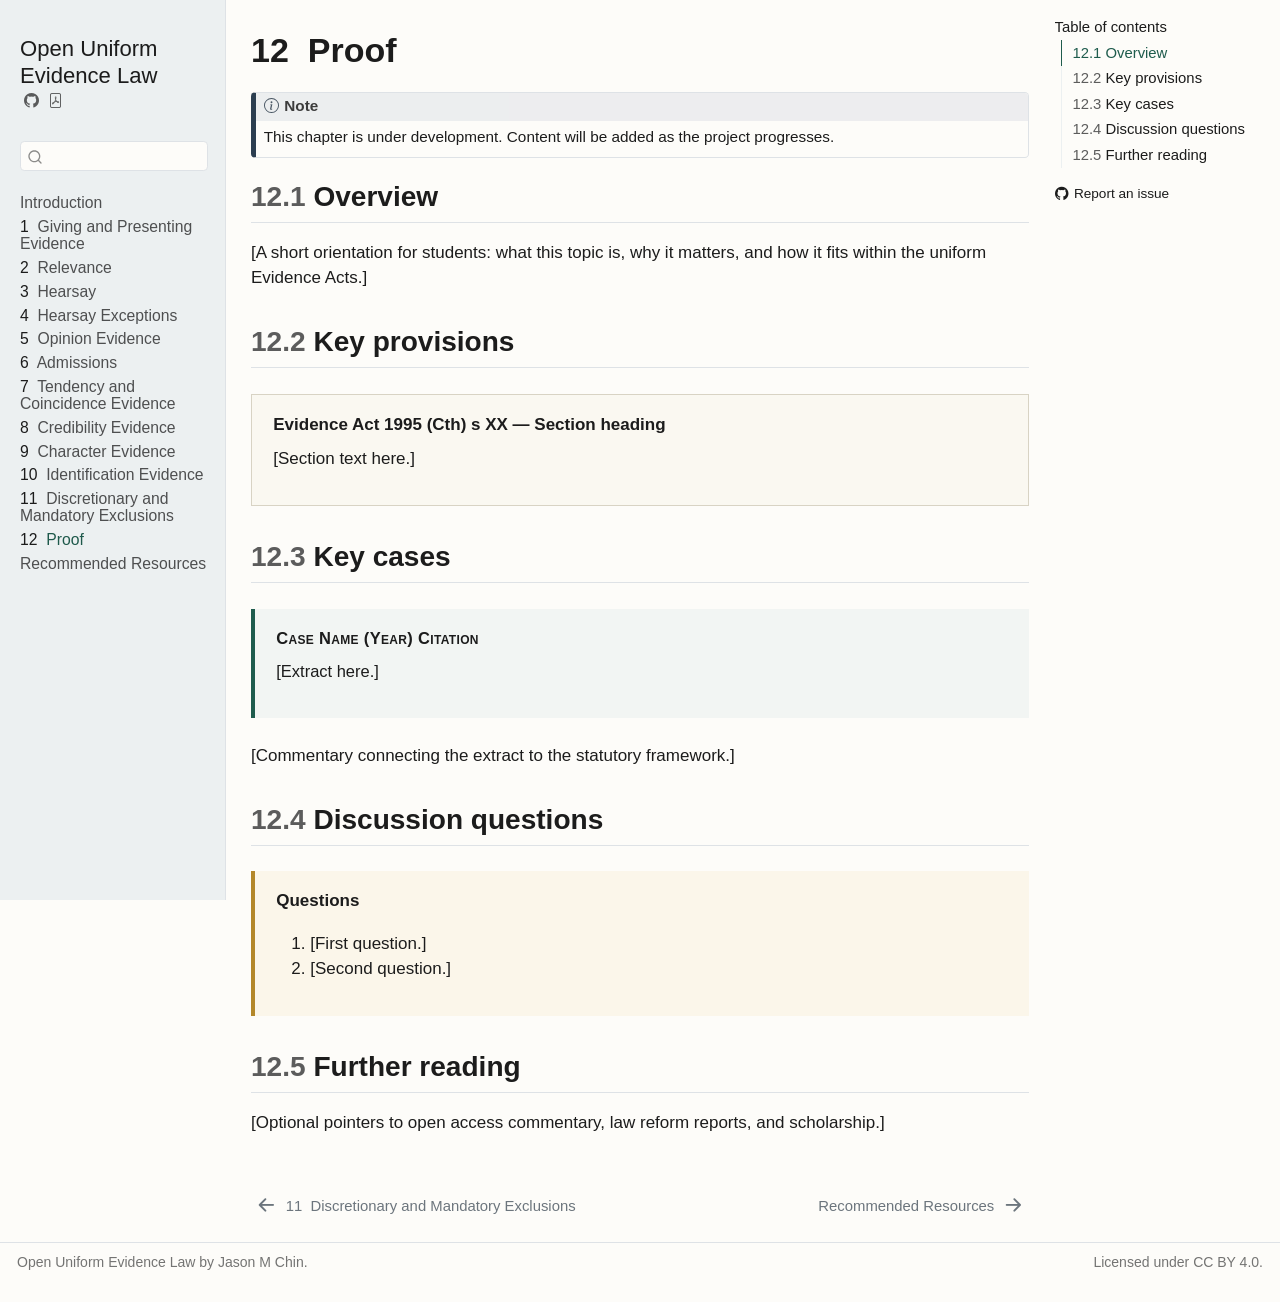
<file: 12-proof.html>
<!DOCTYPE html>
<html xmlns="http://www.w3.org/1999/xhtml" lang="en" xml:lang="en"><head>

<meta charset="utf-8">
<meta name="generator" content="quarto-1.9.38">

<meta name="viewport" content="width=device-width, initial-scale=1.0, user-scalable=yes">


<title>12&nbsp; Proof – Open Uniform Evidence Law</title>
<style>
/* Default styles provided by pandoc.
** See https://pandoc.org/MANUAL.html#variables-for-html for config info.
*/
code{white-space: pre-wrap;}
span.smallcaps{font-variant: small-caps;}
div.columns{display: flex; gap: min(4vw, 1.5em);}
div.column{flex: auto; overflow-x: auto;}
div.hanging-indent{margin-left: 1.5em; text-indent: -1.5em;}
ul.task-list{list-style: none;}
ul.task-list li input[type="checkbox"] {
  width: 0.8em;
  margin: 0 0.8em 0.2em -1em; /* quarto-specific, see https://github.com/quarto-dev/quarto-cli/issues/4556 */ 
  vertical-align: middle;
}
</style>


<script src="site_libs/quarto-nav/quarto-nav.js"></script>
<script src="site_libs/quarto-nav/headroom.min.js"></script>
<script src="site_libs/clipboard/clipboard.min.js"></script>
<script src="site_libs/quarto-search/autocomplete.umd.js"></script>
<script src="site_libs/quarto-search/fuse.min.js"></script>
<script src="site_libs/quarto-search/quarto-search.js"></script>
<meta name="quarto:offset" content="./">
<link href="./13-recommended-resources.html" rel="next">
<link href="./11-discretionary-and-mandatory-exclusions.html" rel="prev">
<script src="site_libs/quarto-html/quarto.js" type="module"></script>
<script src="site_libs/quarto-html/tabsets/tabsets.js" type="module"></script>
<script src="site_libs/quarto-html/popper.min.js"></script>
<script src="site_libs/quarto-html/tippy.umd.min.js"></script>
<script src="site_libs/quarto-html/anchor.min.js"></script>
<link href="site_libs/quarto-html/tippy.css" rel="stylesheet">
<link href="site_libs/quarto-html/quarto-syntax-highlighting-15634bcf2e68342d4ad2dfa704d543f6.css" rel="stylesheet" id="quarto-text-highlighting-styles">
<script src="site_libs/bootstrap/bootstrap.min.js"></script>
<link href="site_libs/bootstrap/bootstrap-icons.css" rel="stylesheet">
<link href="site_libs/bootstrap/bootstrap-96fddaa326c054c3f04a97d124d79233.min.css" rel="stylesheet" append-hash="true" id="quarto-bootstrap" data-mode="light">
<script id="quarto-search-options" type="application/json">{
  "location": "sidebar",
  "copy-button": false,
  "collapse-after": 3,
  "panel-placement": "start",
  "type": "textbox",
  "limit": 50,
  "keyboard-shortcut": [
    "f",
    "/",
    "s"
  ],
  "show-item-context": false,
  "language": {
    "search-no-results-text": "No results",
    "search-matching-documents-text": "matching documents",
    "search-copy-link-title": "Copy link to search",
    "search-hide-matches-text": "Hide additional matches",
    "search-more-match-text": "more match in this document",
    "search-more-matches-text": "more matches in this document",
    "search-clear-button-title": "Clear",
    "search-text-placeholder": "",
    "search-detached-cancel-button-title": "Cancel",
    "search-submit-button-title": "Submit",
    "search-label": "Search"
  }
}</script>


</head>

<body class="nav-sidebar docked quarto-light">

<div id="quarto-search-results"></div>
  <header id="quarto-header" class="headroom fixed-top">
  <nav class="quarto-secondary-nav">
    <div class="container-fluid d-flex">
      <button type="button" class="quarto-btn-toggle btn" data-bs-toggle="collapse" role="button" data-bs-target=".quarto-sidebar-collapse-item" aria-controls="quarto-sidebar" aria-expanded="false" aria-label="Toggle sidebar navigation" onclick="if (window.quartoToggleHeadroom) { window.quartoToggleHeadroom(); }">
        <i class="bi bi-layout-text-sidebar-reverse"></i>
      </button>
        <nav class="quarto-page-breadcrumbs" aria-label="breadcrumb"><ol class="breadcrumb"><li class="breadcrumb-item"><a href="./12-proof.html"><span class="chapter-number">12</span>&nbsp; <span class="chapter-title">Proof</span></a></li></ol></nav>
        <a class="flex-grow-1" role="navigation" data-bs-toggle="collapse" data-bs-target=".quarto-sidebar-collapse-item" aria-controls="quarto-sidebar" aria-expanded="false" aria-label="Toggle sidebar navigation" onclick="if (window.quartoToggleHeadroom) { window.quartoToggleHeadroom(); }">      
        </a>
      <button type="button" class="btn quarto-search-button" aria-label="Search" onclick="window.quartoOpenSearch();">
        <i class="bi bi-search"></i>
      </button>
    </div>
  </nav>
</header>
<!-- content -->
<div id="quarto-content" class="quarto-container page-columns page-rows-contents page-layout-article">
<!-- sidebar -->
  <nav id="quarto-sidebar" class="sidebar collapse collapse-horizontal quarto-sidebar-collapse-item sidebar-navigation docked overflow-auto">
    <div class="pt-lg-2 mt-2 text-left sidebar-header">
    <div class="sidebar-title mb-0 py-0">
      <a href="./">Open Uniform Evidence Law</a> 
        <div class="sidebar-tools-main">
    <a href="https://github.com/jasonmchin/OpenUEL" title="Source Code" class="quarto-navigation-tool px-1" aria-label="Source Code"><i class="bi bi-github"></i></a>
    <a href="./Open-Uniform-Evidence-Law.pdf" title="Download PDF" class="quarto-navigation-tool px-1" aria-label="Download PDF"><i class="bi bi-file-pdf"></i></a>
</div>
    </div>
      </div>
        <div class="mt-2 flex-shrink-0 align-items-center">
        <div class="sidebar-search">
        <div id="quarto-search" class="" title="Search"></div>
        </div>
        </div>
    <div class="sidebar-menu-container"> 
    <ul class="list-unstyled mt-1">
        <li class="sidebar-item">
  <div class="sidebar-item-container"> 
  <a href="./index.html" class="sidebar-item-text sidebar-link">
 <span class="menu-text">Introduction</span></a>
  </div>
</li>
        <li class="sidebar-item">
  <div class="sidebar-item-container"> 
  <a href="./01-giving-and-presenting-evidence.html" class="sidebar-item-text sidebar-link">
 <span class="menu-text"><span class="chapter-number">1</span>&nbsp; <span class="chapter-title">Giving and Presenting Evidence</span></span></a>
  </div>
</li>
        <li class="sidebar-item">
  <div class="sidebar-item-container"> 
  <a href="./02-relevance.html" class="sidebar-item-text sidebar-link">
 <span class="menu-text"><span class="chapter-number">2</span>&nbsp; <span class="chapter-title">Relevance</span></span></a>
  </div>
</li>
        <li class="sidebar-item">
  <div class="sidebar-item-container"> 
  <a href="./03-hearsay.html" class="sidebar-item-text sidebar-link">
 <span class="menu-text"><span class="chapter-number">3</span>&nbsp; <span class="chapter-title">Hearsay</span></span></a>
  </div>
</li>
        <li class="sidebar-item">
  <div class="sidebar-item-container"> 
  <a href="./04-hearsay-exceptions.html" class="sidebar-item-text sidebar-link">
 <span class="menu-text"><span class="chapter-number">4</span>&nbsp; <span class="chapter-title">Hearsay Exceptions</span></span></a>
  </div>
</li>
        <li class="sidebar-item">
  <div class="sidebar-item-container"> 
  <a href="./05-opinion-evidence.html" class="sidebar-item-text sidebar-link">
 <span class="menu-text"><span class="chapter-number">5</span>&nbsp; <span class="chapter-title">Opinion Evidence</span></span></a>
  </div>
</li>
        <li class="sidebar-item">
  <div class="sidebar-item-container"> 
  <a href="./06-admissions.html" class="sidebar-item-text sidebar-link">
 <span class="menu-text"><span class="chapter-number">6</span>&nbsp; <span class="chapter-title">Admissions</span></span></a>
  </div>
</li>
        <li class="sidebar-item">
  <div class="sidebar-item-container"> 
  <a href="./07-tendency-and-coincidence.html" class="sidebar-item-text sidebar-link">
 <span class="menu-text"><span class="chapter-number">7</span>&nbsp; <span class="chapter-title">Tendency and Coincidence Evidence</span></span></a>
  </div>
</li>
        <li class="sidebar-item">
  <div class="sidebar-item-container"> 
  <a href="./08-credibility-evidence.html" class="sidebar-item-text sidebar-link">
 <span class="menu-text"><span class="chapter-number">8</span>&nbsp; <span class="chapter-title">Credibility Evidence</span></span></a>
  </div>
</li>
        <li class="sidebar-item">
  <div class="sidebar-item-container"> 
  <a href="./09-character-evidence.html" class="sidebar-item-text sidebar-link">
 <span class="menu-text"><span class="chapter-number">9</span>&nbsp; <span class="chapter-title">Character Evidence</span></span></a>
  </div>
</li>
        <li class="sidebar-item">
  <div class="sidebar-item-container"> 
  <a href="./10-identification-evidence.html" class="sidebar-item-text sidebar-link">
 <span class="menu-text"><span class="chapter-number">10</span>&nbsp; <span class="chapter-title">Identification Evidence</span></span></a>
  </div>
</li>
        <li class="sidebar-item">
  <div class="sidebar-item-container"> 
  <a href="./11-discretionary-and-mandatory-exclusions.html" class="sidebar-item-text sidebar-link">
 <span class="menu-text"><span class="chapter-number">11</span>&nbsp; <span class="chapter-title">Discretionary and Mandatory Exclusions</span></span></a>
  </div>
</li>
        <li class="sidebar-item">
  <div class="sidebar-item-container"> 
  <a href="./12-proof.html" class="sidebar-item-text sidebar-link active">
 <span class="menu-text"><span class="chapter-number">12</span>&nbsp; <span class="chapter-title">Proof</span></span></a>
  </div>
</li>
        <li class="sidebar-item">
  <div class="sidebar-item-container"> 
  <a href="./13-recommended-resources.html" class="sidebar-item-text sidebar-link">
 <span class="menu-text">Recommended Resources</span></a>
  </div>
</li>
    </ul>
    </div>
</nav>
<div id="quarto-sidebar-glass" class="quarto-sidebar-collapse-item" data-bs-toggle="collapse" data-bs-target=".quarto-sidebar-collapse-item"></div>
<!-- margin-sidebar -->
    <div id="quarto-margin-sidebar" class="sidebar margin-sidebar">
        <nav id="TOC" role="doc-toc" class="toc-active">
    <h2 id="toc-title">Table of contents</h2>
   
  <ul>
  <li><a href="#overview" id="toc-overview" class="nav-link active" data-scroll-target="#overview"><span class="header-section-number">12.1</span> Overview</a></li>
  <li><a href="#key-provisions" id="toc-key-provisions" class="nav-link" data-scroll-target="#key-provisions"><span class="header-section-number">12.2</span> Key provisions</a></li>
  <li><a href="#key-cases" id="toc-key-cases" class="nav-link" data-scroll-target="#key-cases"><span class="header-section-number">12.3</span> Key cases</a></li>
  <li><a href="#discussion-questions" id="toc-discussion-questions" class="nav-link" data-scroll-target="#discussion-questions"><span class="header-section-number">12.4</span> Discussion questions</a></li>
  <li><a href="#further-reading" id="toc-further-reading" class="nav-link" data-scroll-target="#further-reading"><span class="header-section-number">12.5</span> Further reading</a></li>
  </ul>
<div class="toc-actions"><ul><li><a href="https://github.com/jasonmchin/OpenUEL/issues/new" class="toc-action"><i class="bi bi-github"></i>Report an issue</a></li></ul></div></nav>
    </div>
<!-- main -->
<main class="content" id="quarto-document-content">

<header id="title-block-header" class="quarto-title-block default">
<div class="quarto-title">
<h1 class="title"><span class="chapter-number">12</span>&nbsp; <span class="chapter-title">Proof</span></h1>
</div>



<div class="quarto-title-meta">

    
  
    
  </div>
  


</header>


<div class="callout callout-style-default callout-note callout-titled">
<div class="callout-header d-flex align-content-center">
<div class="callout-icon-container">
<i class="callout-icon"></i>
</div>
<div class="callout-title-container flex-fill">
Note
</div>
</div>
<div class="callout-body-container callout-body">
<p>This chapter is under development. Content will be added as the project progresses.</p>
</div>
</div>
<section id="overview" class="level2" data-number="12.1">
<h2 data-number="12.1" class="anchored" data-anchor-id="overview"><span class="header-section-number">12.1</span> Overview</h2>
<p>[A short orientation for students: what this topic is, why it matters, and how it fits within the uniform Evidence Acts.]</p>
</section>
<section id="key-provisions" class="level2" data-number="12.2">
<h2 data-number="12.2" class="anchored" data-anchor-id="key-provisions"><span class="header-section-number">12.2</span> Key provisions</h2>
<div class="statute">
<p><span class="statute-heading"><strong>Evidence Act 1995 (Cth) s XX — Section heading</strong></span> [Section text here.]</p>
</div>
</section>
<section id="key-cases" class="level2" data-number="12.3">
<h2 data-number="12.3" class="anchored" data-anchor-id="key-cases"><span class="header-section-number">12.3</span> Key cases</h2>
<div class="case-extract">
<p><span class="case-citation"><strong>Case Name</strong> (Year) Citation</span> [Extract here.]</p>
</div>
<p>[Commentary connecting the extract to the statutory framework.]</p>
</section>
<section id="discussion-questions" class="level2" data-number="12.4">
<h2 data-number="12.4" class="anchored" data-anchor-id="discussion-questions"><span class="header-section-number">12.4</span> Discussion questions</h2>
<div class="questions">
<p><strong>Questions</strong></p>
<ol type="1">
<li>[First question.]</li>
<li>[Second question.]</li>
</ol>
</div>
</section>
<section id="further-reading" class="level2" data-number="12.5">
<h2 data-number="12.5" class="anchored" data-anchor-id="further-reading"><span class="header-section-number">12.5</span> Further reading</h2>
<p>[Optional pointers to open access commentary, law reform reports, and scholarship.]</p>


</section>

</main> <!-- /main -->
<script id="quarto-html-after-body" type="application/javascript">
  window.document.addEventListener("DOMContentLoaded", function (event) {
    const icon = "";
    const anchorJS = new window.AnchorJS();
    anchorJS.options = {
      placement: 'right',
      icon: icon
    };
    anchorJS.add('.anchored');
    const isCodeAnnotation = (el) => {
      for (const clz of el.classList) {
        if (clz.startsWith('code-annotation-')) {                     
          return true;
        }
      }
      return false;
    }
    const onCopySuccess = function(e) {
      // button target
      const button = e.trigger;
      // don't keep focus
      button.blur();
      // flash "checked"
      button.classList.add('code-copy-button-checked');
      var currentTitle = button.getAttribute("title");
      button.setAttribute("title", "Copied!");
      let tooltip;
      if (window.bootstrap) {
        button.setAttribute("data-bs-toggle", "tooltip");
        button.setAttribute("data-bs-placement", "left");
        button.setAttribute("data-bs-title", "Copied!");
        tooltip = new bootstrap.Tooltip(button, 
          { trigger: "manual", 
            customClass: "code-copy-button-tooltip",
            offset: [0, -8]});
        tooltip.show();    
      }
      setTimeout(function() {
        if (tooltip) {
          tooltip.hide();
          button.removeAttribute("data-bs-title");
          button.removeAttribute("data-bs-toggle");
          button.removeAttribute("data-bs-placement");
        }
        button.setAttribute("title", currentTitle);
        button.classList.remove('code-copy-button-checked');
      }, 1000);
      // clear code selection
      e.clearSelection();
    }
    const getTextToCopy = function(trigger) {
      const outerScaffold = trigger.parentElement.cloneNode(true);
      const codeEl = outerScaffold.querySelector('code');
      for (const childEl of codeEl.children) {
        if (isCodeAnnotation(childEl)) {
          childEl.remove();
        }
      }
      return codeEl.innerText;
    }
    const clipboard = new window.ClipboardJS('.code-copy-button:not([data-in-quarto-modal])', {
      text: getTextToCopy
    });
    clipboard.on('success', onCopySuccess);
    if (window.document.getElementById('quarto-embedded-source-code-modal')) {
      const clipboardModal = new window.ClipboardJS('.code-copy-button[data-in-quarto-modal]', {
        text: getTextToCopy,
        container: window.document.getElementById('quarto-embedded-source-code-modal')
      });
      clipboardModal.on('success', onCopySuccess);
    }
      var localhostRegex = new RegExp(/^(?:http|https):\/\/localhost\:?[0-9]*\//);
      var mailtoRegex = new RegExp(/^mailto:/);
        var filterRegex = new RegExp("https:\/\/jasonmchin\.github\.io\/OpenUEL\/");
      var isInternal = (href) => {
          return filterRegex.test(href) || localhostRegex.test(href) || mailtoRegex.test(href);
      }
      // Inspect non-navigation links and adorn them if external
     var links = window.document.querySelectorAll('a[href]:not(.nav-link):not(.navbar-brand):not(.toc-action):not(.sidebar-link):not(.sidebar-item-toggle):not(.pagination-link):not(.no-external):not([aria-hidden]):not(.dropdown-item):not(.quarto-navigation-tool):not(.about-link)');
      for (var i=0; i<links.length; i++) {
        const link = links[i];
        if (!isInternal(link.href)) {
          // undo the damage that might have been done by quarto-nav.js in the case of
          // links that we want to consider external
          if (link.dataset.originalHref !== undefined) {
            link.href = link.dataset.originalHref;
          }
            // target, if specified
            link.setAttribute("target", "_blank");
            if (link.getAttribute("rel") === null) {
              link.setAttribute("rel", "noopener");
            }
        }
      }
    function tippyHover(el, contentFn, onTriggerFn, onUntriggerFn) {
      const config = {
        allowHTML: true,
        maxWidth: 500,
        delay: 100,
        arrow: false,
        appendTo: function(el) {
            return el.parentElement;
        },
        interactive: true,
        interactiveBorder: 10,
        theme: 'quarto',
        placement: 'bottom-start',
      };
      if (contentFn) {
        config.content = contentFn;
      }
      if (onTriggerFn) {
        config.onTrigger = onTriggerFn;
      }
      if (onUntriggerFn) {
        config.onUntrigger = onUntriggerFn;
      }
      window.tippy(el, config); 
    }
    const noterefs = window.document.querySelectorAll('a[role="doc-noteref"]');
    for (var i=0; i<noterefs.length; i++) {
      const ref = noterefs[i];
      tippyHover(ref, function() {
        // use id or data attribute instead here
        let href = ref.getAttribute('data-footnote-href') || ref.getAttribute('href');
        try { href = new URL(href).hash; } catch {}
        const id = href.replace(/^#\/?/, "");
        const note = window.document.getElementById(id);
        if (note) {
          return note.innerHTML;
        } else {
          return "";
        }
      });
    }
    const xrefs = window.document.querySelectorAll('a.quarto-xref');
    const processXRef = (id, note) => {
      // Strip column container classes
      const stripColumnClz = (el) => {
        el.classList.remove("page-full", "page-columns");
        if (el.children) {
          for (const child of el.children) {
            stripColumnClz(child);
          }
        }
      }
      stripColumnClz(note)
      if (id === null || id.startsWith('sec-')) {
        // Special case sections, only their first couple elements
        const container = document.createElement("div");
        if (note.children && note.children.length > 2) {
          container.appendChild(note.children[0].cloneNode(true));
          for (let i = 1; i < note.children.length; i++) {
            const child = note.children[i];
            if (child.tagName === "P" && child.innerText === "") {
              continue;
            } else {
              container.appendChild(child.cloneNode(true));
              break;
            }
          }
          if (window.Quarto?.typesetMath) {
            window.Quarto.typesetMath(container);
          }
          return container.innerHTML
        } else {
          if (window.Quarto?.typesetMath) {
            window.Quarto.typesetMath(note);
          }
          return note.innerHTML;
        }
      } else {
        // Remove any anchor links if they are present
        const anchorLink = note.querySelector('a.anchorjs-link');
        if (anchorLink) {
          anchorLink.remove();
        }
        if (window.Quarto?.typesetMath) {
          window.Quarto.typesetMath(note);
        }
        if (note.classList.contains("callout")) {
          return note.outerHTML;
        } else {
          return note.innerHTML;
        }
      }
    }
    for (var i=0; i<xrefs.length; i++) {
      const xref = xrefs[i];
      tippyHover(xref, undefined, function(instance) {
        instance.disable();
        let url = xref.getAttribute('href');
        let hash = undefined; 
        if (url.startsWith('#')) {
          hash = url;
        } else {
          try { hash = new URL(url).hash; } catch {}
        }
        if (hash) {
          const id = hash.replace(/^#\/?/, "");
          const note = window.document.getElementById(id);
          if (note !== null) {
            try {
              const html = processXRef(id, note.cloneNode(true));
              instance.setContent(html);
            } finally {
              instance.enable();
              instance.show();
            }
          } else {
            // See if we can fetch this
            fetch(url.split('#')[0])
            .then(res => res.text())
            .then(html => {
              const parser = new DOMParser();
              const htmlDoc = parser.parseFromString(html, "text/html");
              const note = htmlDoc.getElementById(id);
              if (note !== null) {
                const html = processXRef(id, note);
                instance.setContent(html);
              } 
            }).finally(() => {
              instance.enable();
              instance.show();
            });
          }
        } else {
          // See if we can fetch a full url (with no hash to target)
          // This is a special case and we should probably do some content thinning / targeting
          fetch(url)
          .then(res => res.text())
          .then(html => {
            const parser = new DOMParser();
            const htmlDoc = parser.parseFromString(html, "text/html");
            const note = htmlDoc.querySelector('main.content');
            if (note !== null) {
              // This should only happen for chapter cross references
              // (since there is no id in the URL)
              // remove the first header
              if (note.children.length > 0 && note.children[0].tagName === "HEADER") {
                note.children[0].remove();
              }
              const html = processXRef(null, note);
              instance.setContent(html);
            } 
          }).finally(() => {
            instance.enable();
            instance.show();
          });
        }
      }, function(instance) {
      });
    }
        let selectedAnnoteEl;
        const selectorForAnnotation = ( cell, annotation) => {
          let cellAttr = 'data-code-cell="' + cell + '"';
          let lineAttr = 'data-code-annotation="' +  annotation + '"';
          const selector = 'span[' + cellAttr + '][' + lineAttr + ']';
          return selector;
        }
        const selectCodeLines = (annoteEl) => {
          const doc = window.document;
          const targetCell = annoteEl.getAttribute("data-target-cell");
          const targetAnnotation = annoteEl.getAttribute("data-target-annotation");
          const annoteSpan = window.document.querySelector(selectorForAnnotation(targetCell, targetAnnotation));
          const lines = annoteSpan.getAttribute("data-code-lines").split(",");
          const lineIds = lines.map((line) => {
            return targetCell + "-" + line;
          })
          let top = null;
          let height = null;
          let parent = null;
          if (lineIds.length > 0) {
              //compute the position of the single el (top and bottom and make a div)
              const el = window.document.getElementById(lineIds[0]);
              top = el.offsetTop;
              height = el.offsetHeight;
              parent = el.parentElement.parentElement;
            if (lineIds.length > 1) {
              const lastEl = window.document.getElementById(lineIds[lineIds.length - 1]);
              const bottom = lastEl.offsetTop + lastEl.offsetHeight;
              height = bottom - top;
            }
            if (top !== null && height !== null && parent !== null) {
              // cook up a div (if necessary) and position it 
              let div = window.document.getElementById("code-annotation-line-highlight");
              if (div === null) {
                div = window.document.createElement("div");
                div.setAttribute("id", "code-annotation-line-highlight");
                div.style.position = 'absolute';
                parent.appendChild(div);
              }
              div.style.top = top - 2 + "px";
              div.style.height = height + 4 + "px";
              div.style.left = 0;
              let gutterDiv = window.document.getElementById("code-annotation-line-highlight-gutter");
              if (gutterDiv === null) {
                gutterDiv = window.document.createElement("div");
                gutterDiv.setAttribute("id", "code-annotation-line-highlight-gutter");
                gutterDiv.style.position = 'absolute';
                const codeCell = window.document.getElementById(targetCell);
                const gutter = codeCell.querySelector('.code-annotation-gutter');
                gutter.appendChild(gutterDiv);
              }
              gutterDiv.style.top = top - 2 + "px";
              gutterDiv.style.height = height + 4 + "px";
            }
            selectedAnnoteEl = annoteEl;
          }
        };
        const unselectCodeLines = () => {
          const elementsIds = ["code-annotation-line-highlight", "code-annotation-line-highlight-gutter"];
          elementsIds.forEach((elId) => {
            const div = window.document.getElementById(elId);
            if (div) {
              div.remove();
            }
          });
          selectedAnnoteEl = undefined;
        };
          // Handle positioning of the toggle
      window.addEventListener(
        "resize",
        throttle(() => {
          elRect = undefined;
          if (selectedAnnoteEl) {
            selectCodeLines(selectedAnnoteEl);
          }
        }, 10)
      );
      function throttle(fn, ms) {
      let throttle = false;
      let timer;
        return (...args) => {
          if(!throttle) { // first call gets through
              fn.apply(this, args);
              throttle = true;
          } else { // all the others get throttled
              if(timer) clearTimeout(timer); // cancel #2
              timer = setTimeout(() => {
                fn.apply(this, args);
                timer = throttle = false;
              }, ms);
          }
        };
      }
        // Attach click handler to the DT
        const annoteDls = window.document.querySelectorAll('dt[data-target-cell]');
        for (const annoteDlNode of annoteDls) {
          annoteDlNode.addEventListener('click', (event) => {
            const clickedEl = event.target;
            if (clickedEl !== selectedAnnoteEl) {
              unselectCodeLines();
              const activeEl = window.document.querySelector('dt[data-target-cell].code-annotation-active');
              if (activeEl) {
                activeEl.classList.remove('code-annotation-active');
              }
              selectCodeLines(clickedEl);
              clickedEl.classList.add('code-annotation-active');
            } else {
              // Unselect the line
              unselectCodeLines();
              clickedEl.classList.remove('code-annotation-active');
            }
          });
        }
    const findCites = (el) => {
      const parentEl = el.parentElement;
      if (parentEl) {
        const cites = parentEl.dataset.cites;
        if (cites) {
          return {
            el,
            cites: cites.split(' ')
          };
        } else {
          return findCites(el.parentElement)
        }
      } else {
        return undefined;
      }
    };
    var bibliorefs = window.document.querySelectorAll('a[role="doc-biblioref"]');
    for (var i=0; i<bibliorefs.length; i++) {
      const ref = bibliorefs[i];
      const citeInfo = findCites(ref);
      if (citeInfo) {
        tippyHover(citeInfo.el, function() {
          var popup = window.document.createElement('div');
          citeInfo.cites.forEach(function(cite) {
            var citeDiv = window.document.createElement('div');
            citeDiv.classList.add('hanging-indent');
            citeDiv.classList.add('csl-entry');
            var biblioDiv = window.document.getElementById('ref-' + cite);
            if (biblioDiv) {
              citeDiv.innerHTML = biblioDiv.innerHTML;
            }
            popup.appendChild(citeDiv);
          });
          return popup.innerHTML;
        });
      }
    }
  });
  </script>
<nav class="page-navigation">
  <div class="nav-page nav-page-previous">
      <a href="./11-discretionary-and-mandatory-exclusions.html" class="pagination-link" aria-label="Discretionary and Mandatory Exclusions">
        <i class="bi bi-arrow-left-short"></i> <span class="nav-page-text"><span class="chapter-number">11</span>&nbsp; <span class="chapter-title">Discretionary and Mandatory Exclusions</span></span>
      </a>          
  </div>
  <div class="nav-page nav-page-next">
      <a href="./13-recommended-resources.html" class="pagination-link" aria-label="Recommended Resources">
        <span class="nav-page-text">Recommended Resources</span> <i class="bi bi-arrow-right-short"></i>
      </a>
  </div>
</nav>
</div> <!-- /content -->
<footer class="footer">
  <div class="nav-footer">
    <div class="nav-footer-left">
<p>Open Uniform Evidence Law by Jason M Chin.</p>
</div>   
    <div class="nav-footer-center">
      &nbsp;
    <div class="toc-actions d-sm-block d-md-none"><ul><li><a href="https://github.com/jasonmchin/OpenUEL/issues/new" class="toc-action"><i class="bi bi-github"></i>Report an issue</a></li></ul></div></div>
    <div class="nav-footer-right">
<p>Licensed under CC BY 4.0.</p>
</div>
  </div>
</footer>




</body></html>
</file>
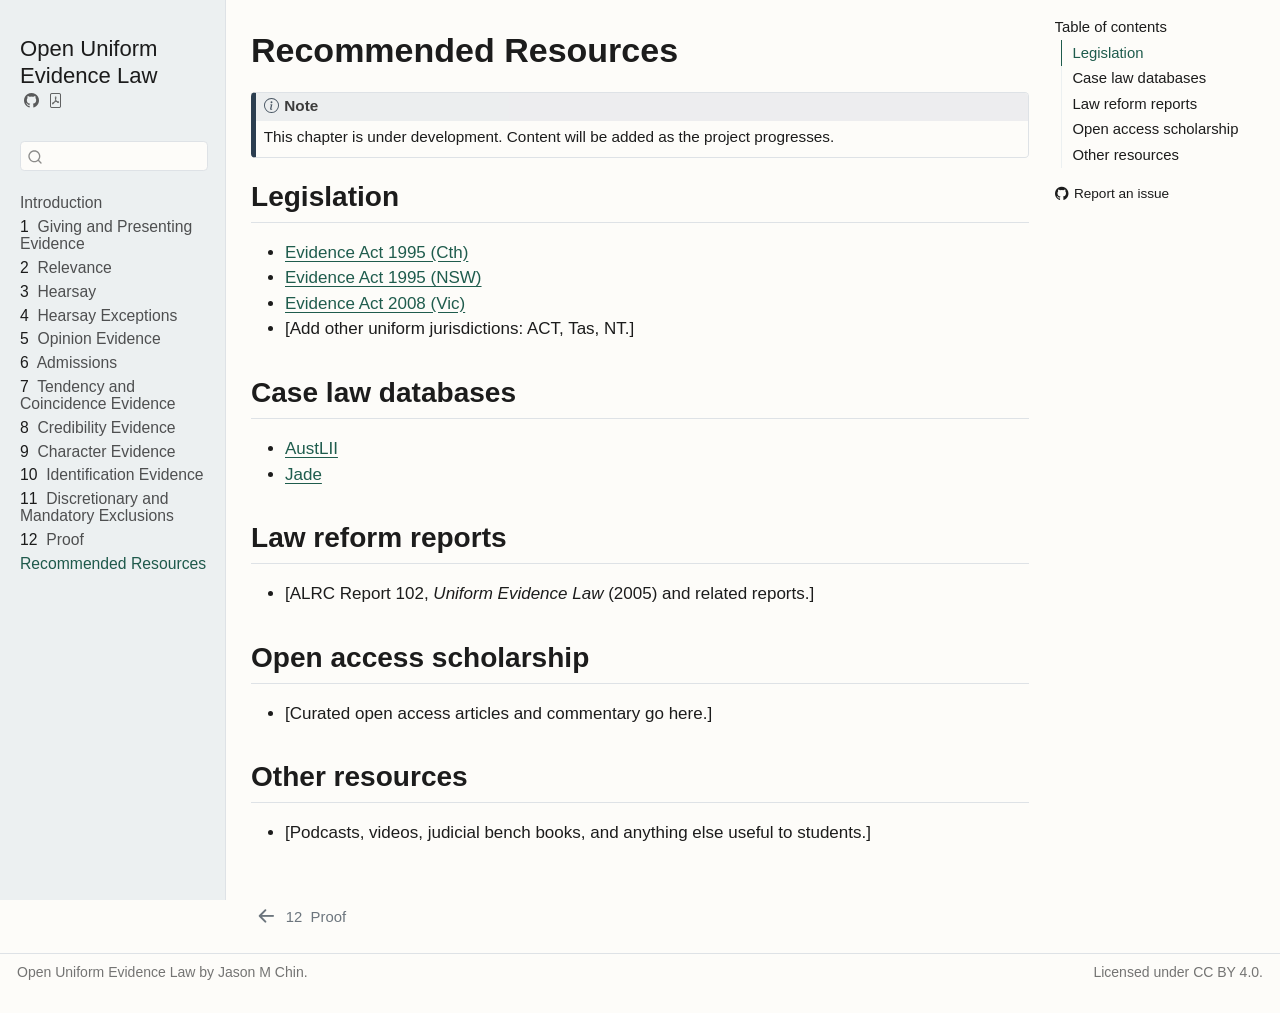
<file: 13-recommended-resources.html>
<!DOCTYPE html>
<html xmlns="http://www.w3.org/1999/xhtml" lang="en" xml:lang="en"><head>

<meta charset="utf-8">
<meta name="generator" content="quarto-1.9.38">

<meta name="viewport" content="width=device-width, initial-scale=1.0, user-scalable=yes">


<title>Recommended Resources – Open Uniform Evidence Law</title>
<style>
/* Default styles provided by pandoc.
** See https://pandoc.org/MANUAL.html#variables-for-html for config info.
*/
code{white-space: pre-wrap;}
span.smallcaps{font-variant: small-caps;}
div.columns{display: flex; gap: min(4vw, 1.5em);}
div.column{flex: auto; overflow-x: auto;}
div.hanging-indent{margin-left: 1.5em; text-indent: -1.5em;}
ul.task-list{list-style: none;}
ul.task-list li input[type="checkbox"] {
  width: 0.8em;
  margin: 0 0.8em 0.2em -1em; /* quarto-specific, see https://github.com/quarto-dev/quarto-cli/issues/4556 */ 
  vertical-align: middle;
}
</style>


<script src="site_libs/quarto-nav/quarto-nav.js"></script>
<script src="site_libs/quarto-nav/headroom.min.js"></script>
<script src="site_libs/clipboard/clipboard.min.js"></script>
<script src="site_libs/quarto-search/autocomplete.umd.js"></script>
<script src="site_libs/quarto-search/fuse.min.js"></script>
<script src="site_libs/quarto-search/quarto-search.js"></script>
<meta name="quarto:offset" content="./">
<link href="./12-proof.html" rel="prev">
<script src="site_libs/quarto-html/quarto.js" type="module"></script>
<script src="site_libs/quarto-html/tabsets/tabsets.js" type="module"></script>
<script src="site_libs/quarto-html/popper.min.js"></script>
<script src="site_libs/quarto-html/tippy.umd.min.js"></script>
<script src="site_libs/quarto-html/anchor.min.js"></script>
<link href="site_libs/quarto-html/tippy.css" rel="stylesheet">
<link href="site_libs/quarto-html/quarto-syntax-highlighting-15634bcf2e68342d4ad2dfa704d543f6.css" rel="stylesheet" id="quarto-text-highlighting-styles">
<script src="site_libs/bootstrap/bootstrap.min.js"></script>
<link href="site_libs/bootstrap/bootstrap-icons.css" rel="stylesheet">
<link href="site_libs/bootstrap/bootstrap-96fddaa326c054c3f04a97d124d79233.min.css" rel="stylesheet" append-hash="true" id="quarto-bootstrap" data-mode="light">
<script id="quarto-search-options" type="application/json">{
  "location": "sidebar",
  "copy-button": false,
  "collapse-after": 3,
  "panel-placement": "start",
  "type": "textbox",
  "limit": 50,
  "keyboard-shortcut": [
    "f",
    "/",
    "s"
  ],
  "show-item-context": false,
  "language": {
    "search-no-results-text": "No results",
    "search-matching-documents-text": "matching documents",
    "search-copy-link-title": "Copy link to search",
    "search-hide-matches-text": "Hide additional matches",
    "search-more-match-text": "more match in this document",
    "search-more-matches-text": "more matches in this document",
    "search-clear-button-title": "Clear",
    "search-text-placeholder": "",
    "search-detached-cancel-button-title": "Cancel",
    "search-submit-button-title": "Submit",
    "search-label": "Search"
  }
}</script>


</head>

<body class="nav-sidebar docked quarto-light">

<div id="quarto-search-results"></div>
  <header id="quarto-header" class="headroom fixed-top">
  <nav class="quarto-secondary-nav">
    <div class="container-fluid d-flex">
      <button type="button" class="quarto-btn-toggle btn" data-bs-toggle="collapse" role="button" data-bs-target=".quarto-sidebar-collapse-item" aria-controls="quarto-sidebar" aria-expanded="false" aria-label="Toggle sidebar navigation" onclick="if (window.quartoToggleHeadroom) { window.quartoToggleHeadroom(); }">
        <i class="bi bi-layout-text-sidebar-reverse"></i>
      </button>
        <nav class="quarto-page-breadcrumbs" aria-label="breadcrumb"><ol class="breadcrumb"><li class="breadcrumb-item"><a href="./13-recommended-resources.html">Recommended Resources</a></li></ol></nav>
        <a class="flex-grow-1" role="navigation" data-bs-toggle="collapse" data-bs-target=".quarto-sidebar-collapse-item" aria-controls="quarto-sidebar" aria-expanded="false" aria-label="Toggle sidebar navigation" onclick="if (window.quartoToggleHeadroom) { window.quartoToggleHeadroom(); }">      
        </a>
      <button type="button" class="btn quarto-search-button" aria-label="Search" onclick="window.quartoOpenSearch();">
        <i class="bi bi-search"></i>
      </button>
    </div>
  </nav>
</header>
<!-- content -->
<div id="quarto-content" class="quarto-container page-columns page-rows-contents page-layout-article">
<!-- sidebar -->
  <nav id="quarto-sidebar" class="sidebar collapse collapse-horizontal quarto-sidebar-collapse-item sidebar-navigation docked overflow-auto">
    <div class="pt-lg-2 mt-2 text-left sidebar-header">
    <div class="sidebar-title mb-0 py-0">
      <a href="./">Open Uniform Evidence Law</a> 
        <div class="sidebar-tools-main">
    <a href="https://github.com/jasonmchin/OpenUEL" title="Source Code" class="quarto-navigation-tool px-1" aria-label="Source Code"><i class="bi bi-github"></i></a>
    <a href="./Open-Uniform-Evidence-Law.pdf" title="Download PDF" class="quarto-navigation-tool px-1" aria-label="Download PDF"><i class="bi bi-file-pdf"></i></a>
</div>
    </div>
      </div>
        <div class="mt-2 flex-shrink-0 align-items-center">
        <div class="sidebar-search">
        <div id="quarto-search" class="" title="Search"></div>
        </div>
        </div>
    <div class="sidebar-menu-container"> 
    <ul class="list-unstyled mt-1">
        <li class="sidebar-item">
  <div class="sidebar-item-container"> 
  <a href="./index.html" class="sidebar-item-text sidebar-link">
 <span class="menu-text">Introduction</span></a>
  </div>
</li>
        <li class="sidebar-item">
  <div class="sidebar-item-container"> 
  <a href="./01-giving-and-presenting-evidence.html" class="sidebar-item-text sidebar-link">
 <span class="menu-text"><span class="chapter-number">1</span>&nbsp; <span class="chapter-title">Giving and Presenting Evidence</span></span></a>
  </div>
</li>
        <li class="sidebar-item">
  <div class="sidebar-item-container"> 
  <a href="./02-relevance.html" class="sidebar-item-text sidebar-link">
 <span class="menu-text"><span class="chapter-number">2</span>&nbsp; <span class="chapter-title">Relevance</span></span></a>
  </div>
</li>
        <li class="sidebar-item">
  <div class="sidebar-item-container"> 
  <a href="./03-hearsay.html" class="sidebar-item-text sidebar-link">
 <span class="menu-text"><span class="chapter-number">3</span>&nbsp; <span class="chapter-title">Hearsay</span></span></a>
  </div>
</li>
        <li class="sidebar-item">
  <div class="sidebar-item-container"> 
  <a href="./04-hearsay-exceptions.html" class="sidebar-item-text sidebar-link">
 <span class="menu-text"><span class="chapter-number">4</span>&nbsp; <span class="chapter-title">Hearsay Exceptions</span></span></a>
  </div>
</li>
        <li class="sidebar-item">
  <div class="sidebar-item-container"> 
  <a href="./05-opinion-evidence.html" class="sidebar-item-text sidebar-link">
 <span class="menu-text"><span class="chapter-number">5</span>&nbsp; <span class="chapter-title">Opinion Evidence</span></span></a>
  </div>
</li>
        <li class="sidebar-item">
  <div class="sidebar-item-container"> 
  <a href="./06-admissions.html" class="sidebar-item-text sidebar-link">
 <span class="menu-text"><span class="chapter-number">6</span>&nbsp; <span class="chapter-title">Admissions</span></span></a>
  </div>
</li>
        <li class="sidebar-item">
  <div class="sidebar-item-container"> 
  <a href="./07-tendency-and-coincidence.html" class="sidebar-item-text sidebar-link">
 <span class="menu-text"><span class="chapter-number">7</span>&nbsp; <span class="chapter-title">Tendency and Coincidence Evidence</span></span></a>
  </div>
</li>
        <li class="sidebar-item">
  <div class="sidebar-item-container"> 
  <a href="./08-credibility-evidence.html" class="sidebar-item-text sidebar-link">
 <span class="menu-text"><span class="chapter-number">8</span>&nbsp; <span class="chapter-title">Credibility Evidence</span></span></a>
  </div>
</li>
        <li class="sidebar-item">
  <div class="sidebar-item-container"> 
  <a href="./09-character-evidence.html" class="sidebar-item-text sidebar-link">
 <span class="menu-text"><span class="chapter-number">9</span>&nbsp; <span class="chapter-title">Character Evidence</span></span></a>
  </div>
</li>
        <li class="sidebar-item">
  <div class="sidebar-item-container"> 
  <a href="./10-identification-evidence.html" class="sidebar-item-text sidebar-link">
 <span class="menu-text"><span class="chapter-number">10</span>&nbsp; <span class="chapter-title">Identification Evidence</span></span></a>
  </div>
</li>
        <li class="sidebar-item">
  <div class="sidebar-item-container"> 
  <a href="./11-discretionary-and-mandatory-exclusions.html" class="sidebar-item-text sidebar-link">
 <span class="menu-text"><span class="chapter-number">11</span>&nbsp; <span class="chapter-title">Discretionary and Mandatory Exclusions</span></span></a>
  </div>
</li>
        <li class="sidebar-item">
  <div class="sidebar-item-container"> 
  <a href="./12-proof.html" class="sidebar-item-text sidebar-link">
 <span class="menu-text"><span class="chapter-number">12</span>&nbsp; <span class="chapter-title">Proof</span></span></a>
  </div>
</li>
        <li class="sidebar-item">
  <div class="sidebar-item-container"> 
  <a href="./13-recommended-resources.html" class="sidebar-item-text sidebar-link active">
 <span class="menu-text">Recommended Resources</span></a>
  </div>
</li>
    </ul>
    </div>
</nav>
<div id="quarto-sidebar-glass" class="quarto-sidebar-collapse-item" data-bs-toggle="collapse" data-bs-target=".quarto-sidebar-collapse-item"></div>
<!-- margin-sidebar -->
    <div id="quarto-margin-sidebar" class="sidebar margin-sidebar">
        <nav id="TOC" role="doc-toc" class="toc-active">
    <h2 id="toc-title">Table of contents</h2>
   
  <ul>
  <li><a href="#legislation" id="toc-legislation" class="nav-link active" data-scroll-target="#legislation">Legislation</a></li>
  <li><a href="#case-law-databases" id="toc-case-law-databases" class="nav-link" data-scroll-target="#case-law-databases">Case law databases</a></li>
  <li><a href="#law-reform-reports" id="toc-law-reform-reports" class="nav-link" data-scroll-target="#law-reform-reports">Law reform reports</a></li>
  <li><a href="#open-access-scholarship" id="toc-open-access-scholarship" class="nav-link" data-scroll-target="#open-access-scholarship">Open access scholarship</a></li>
  <li><a href="#other-resources" id="toc-other-resources" class="nav-link" data-scroll-target="#other-resources">Other resources</a></li>
  </ul>
<div class="toc-actions"><ul><li><a href="https://github.com/jasonmchin/OpenUEL/issues/new" class="toc-action"><i class="bi bi-github"></i>Report an issue</a></li></ul></div></nav>
    </div>
<!-- main -->
<main class="content" id="quarto-document-content">

<header id="title-block-header" class="quarto-title-block default">
<div class="quarto-title">
<h1 class="title">Recommended Resources</h1>
</div>



<div class="quarto-title-meta">

    
  
    
  </div>
  


</header>


<div class="callout callout-style-default callout-note callout-titled">
<div class="callout-header d-flex align-content-center">
<div class="callout-icon-container">
<i class="callout-icon"></i>
</div>
<div class="callout-title-container flex-fill">
Note
</div>
</div>
<div class="callout-body-container callout-body">
<p>This chapter is under development. Content will be added as the project progresses.</p>
</div>
</div>
<section id="legislation" class="level2">
<h2 class="anchored" data-anchor-id="legislation">Legislation</h2>
<ul>
<li><a href="https://www.legislation.gov.au/C2004A04858/latest/text">Evidence Act 1995 (Cth)</a></li>
<li><a href="https://legislation.nsw.gov.au/view/html/inforce/current/act-1995-025">Evidence Act 1995 (NSW)</a></li>
<li><a href="https://www.legislation.vic.gov.au/in-force/acts/evidence-act-2008">Evidence Act 2008 (Vic)</a></li>
<li>[Add other uniform jurisdictions: ACT, Tas, NT.]</li>
</ul>
</section>
<section id="case-law-databases" class="level2">
<h2 class="anchored" data-anchor-id="case-law-databases">Case law databases</h2>
<ul>
<li><a href="https://www.austlii.edu.au/">AustLII</a></li>
<li><a href="https://jade.io/">Jade</a></li>
</ul>
</section>
<section id="law-reform-reports" class="level2">
<h2 class="anchored" data-anchor-id="law-reform-reports">Law reform reports</h2>
<ul>
<li>[ALRC Report 102, <em>Uniform Evidence Law</em> (2005) and related reports.]</li>
</ul>
</section>
<section id="open-access-scholarship" class="level2">
<h2 class="anchored" data-anchor-id="open-access-scholarship">Open access scholarship</h2>
<ul>
<li>[Curated open access articles and commentary go here.]</li>
</ul>
</section>
<section id="other-resources" class="level2">
<h2 class="anchored" data-anchor-id="other-resources">Other resources</h2>
<ul>
<li>[Podcasts, videos, judicial bench books, and anything else useful to students.]</li>
</ul>


</section>

</main> <!-- /main -->
<script id="quarto-html-after-body" type="application/javascript">
  window.document.addEventListener("DOMContentLoaded", function (event) {
    const icon = "";
    const anchorJS = new window.AnchorJS();
    anchorJS.options = {
      placement: 'right',
      icon: icon
    };
    anchorJS.add('.anchored');
    const isCodeAnnotation = (el) => {
      for (const clz of el.classList) {
        if (clz.startsWith('code-annotation-')) {                     
          return true;
        }
      }
      return false;
    }
    const onCopySuccess = function(e) {
      // button target
      const button = e.trigger;
      // don't keep focus
      button.blur();
      // flash "checked"
      button.classList.add('code-copy-button-checked');
      var currentTitle = button.getAttribute("title");
      button.setAttribute("title", "Copied!");
      let tooltip;
      if (window.bootstrap) {
        button.setAttribute("data-bs-toggle", "tooltip");
        button.setAttribute("data-bs-placement", "left");
        button.setAttribute("data-bs-title", "Copied!");
        tooltip = new bootstrap.Tooltip(button, 
          { trigger: "manual", 
            customClass: "code-copy-button-tooltip",
            offset: [0, -8]});
        tooltip.show();    
      }
      setTimeout(function() {
        if (tooltip) {
          tooltip.hide();
          button.removeAttribute("data-bs-title");
          button.removeAttribute("data-bs-toggle");
          button.removeAttribute("data-bs-placement");
        }
        button.setAttribute("title", currentTitle);
        button.classList.remove('code-copy-button-checked');
      }, 1000);
      // clear code selection
      e.clearSelection();
    }
    const getTextToCopy = function(trigger) {
      const outerScaffold = trigger.parentElement.cloneNode(true);
      const codeEl = outerScaffold.querySelector('code');
      for (const childEl of codeEl.children) {
        if (isCodeAnnotation(childEl)) {
          childEl.remove();
        }
      }
      return codeEl.innerText;
    }
    const clipboard = new window.ClipboardJS('.code-copy-button:not([data-in-quarto-modal])', {
      text: getTextToCopy
    });
    clipboard.on('success', onCopySuccess);
    if (window.document.getElementById('quarto-embedded-source-code-modal')) {
      const clipboardModal = new window.ClipboardJS('.code-copy-button[data-in-quarto-modal]', {
        text: getTextToCopy,
        container: window.document.getElementById('quarto-embedded-source-code-modal')
      });
      clipboardModal.on('success', onCopySuccess);
    }
      var localhostRegex = new RegExp(/^(?:http|https):\/\/localhost\:?[0-9]*\//);
      var mailtoRegex = new RegExp(/^mailto:/);
        var filterRegex = new RegExp("https:\/\/jasonmchin\.github\.io\/OpenUEL\/");
      var isInternal = (href) => {
          return filterRegex.test(href) || localhostRegex.test(href) || mailtoRegex.test(href);
      }
      // Inspect non-navigation links and adorn them if external
     var links = window.document.querySelectorAll('a[href]:not(.nav-link):not(.navbar-brand):not(.toc-action):not(.sidebar-link):not(.sidebar-item-toggle):not(.pagination-link):not(.no-external):not([aria-hidden]):not(.dropdown-item):not(.quarto-navigation-tool):not(.about-link)');
      for (var i=0; i<links.length; i++) {
        const link = links[i];
        if (!isInternal(link.href)) {
          // undo the damage that might have been done by quarto-nav.js in the case of
          // links that we want to consider external
          if (link.dataset.originalHref !== undefined) {
            link.href = link.dataset.originalHref;
          }
            // target, if specified
            link.setAttribute("target", "_blank");
            if (link.getAttribute("rel") === null) {
              link.setAttribute("rel", "noopener");
            }
        }
      }
    function tippyHover(el, contentFn, onTriggerFn, onUntriggerFn) {
      const config = {
        allowHTML: true,
        maxWidth: 500,
        delay: 100,
        arrow: false,
        appendTo: function(el) {
            return el.parentElement;
        },
        interactive: true,
        interactiveBorder: 10,
        theme: 'quarto',
        placement: 'bottom-start',
      };
      if (contentFn) {
        config.content = contentFn;
      }
      if (onTriggerFn) {
        config.onTrigger = onTriggerFn;
      }
      if (onUntriggerFn) {
        config.onUntrigger = onUntriggerFn;
      }
      window.tippy(el, config); 
    }
    const noterefs = window.document.querySelectorAll('a[role="doc-noteref"]');
    for (var i=0; i<noterefs.length; i++) {
      const ref = noterefs[i];
      tippyHover(ref, function() {
        // use id or data attribute instead here
        let href = ref.getAttribute('data-footnote-href') || ref.getAttribute('href');
        try { href = new URL(href).hash; } catch {}
        const id = href.replace(/^#\/?/, "");
        const note = window.document.getElementById(id);
        if (note) {
          return note.innerHTML;
        } else {
          return "";
        }
      });
    }
    const xrefs = window.document.querySelectorAll('a.quarto-xref');
    const processXRef = (id, note) => {
      // Strip column container classes
      const stripColumnClz = (el) => {
        el.classList.remove("page-full", "page-columns");
        if (el.children) {
          for (const child of el.children) {
            stripColumnClz(child);
          }
        }
      }
      stripColumnClz(note)
      if (id === null || id.startsWith('sec-')) {
        // Special case sections, only their first couple elements
        const container = document.createElement("div");
        if (note.children && note.children.length > 2) {
          container.appendChild(note.children[0].cloneNode(true));
          for (let i = 1; i < note.children.length; i++) {
            const child = note.children[i];
            if (child.tagName === "P" && child.innerText === "") {
              continue;
            } else {
              container.appendChild(child.cloneNode(true));
              break;
            }
          }
          if (window.Quarto?.typesetMath) {
            window.Quarto.typesetMath(container);
          }
          return container.innerHTML
        } else {
          if (window.Quarto?.typesetMath) {
            window.Quarto.typesetMath(note);
          }
          return note.innerHTML;
        }
      } else {
        // Remove any anchor links if they are present
        const anchorLink = note.querySelector('a.anchorjs-link');
        if (anchorLink) {
          anchorLink.remove();
        }
        if (window.Quarto?.typesetMath) {
          window.Quarto.typesetMath(note);
        }
        if (note.classList.contains("callout")) {
          return note.outerHTML;
        } else {
          return note.innerHTML;
        }
      }
    }
    for (var i=0; i<xrefs.length; i++) {
      const xref = xrefs[i];
      tippyHover(xref, undefined, function(instance) {
        instance.disable();
        let url = xref.getAttribute('href');
        let hash = undefined; 
        if (url.startsWith('#')) {
          hash = url;
        } else {
          try { hash = new URL(url).hash; } catch {}
        }
        if (hash) {
          const id = hash.replace(/^#\/?/, "");
          const note = window.document.getElementById(id);
          if (note !== null) {
            try {
              const html = processXRef(id, note.cloneNode(true));
              instance.setContent(html);
            } finally {
              instance.enable();
              instance.show();
            }
          } else {
            // See if we can fetch this
            fetch(url.split('#')[0])
            .then(res => res.text())
            .then(html => {
              const parser = new DOMParser();
              const htmlDoc = parser.parseFromString(html, "text/html");
              const note = htmlDoc.getElementById(id);
              if (note !== null) {
                const html = processXRef(id, note);
                instance.setContent(html);
              } 
            }).finally(() => {
              instance.enable();
              instance.show();
            });
          }
        } else {
          // See if we can fetch a full url (with no hash to target)
          // This is a special case and we should probably do some content thinning / targeting
          fetch(url)
          .then(res => res.text())
          .then(html => {
            const parser = new DOMParser();
            const htmlDoc = parser.parseFromString(html, "text/html");
            const note = htmlDoc.querySelector('main.content');
            if (note !== null) {
              // This should only happen for chapter cross references
              // (since there is no id in the URL)
              // remove the first header
              if (note.children.length > 0 && note.children[0].tagName === "HEADER") {
                note.children[0].remove();
              }
              const html = processXRef(null, note);
              instance.setContent(html);
            } 
          }).finally(() => {
            instance.enable();
            instance.show();
          });
        }
      }, function(instance) {
      });
    }
        let selectedAnnoteEl;
        const selectorForAnnotation = ( cell, annotation) => {
          let cellAttr = 'data-code-cell="' + cell + '"';
          let lineAttr = 'data-code-annotation="' +  annotation + '"';
          const selector = 'span[' + cellAttr + '][' + lineAttr + ']';
          return selector;
        }
        const selectCodeLines = (annoteEl) => {
          const doc = window.document;
          const targetCell = annoteEl.getAttribute("data-target-cell");
          const targetAnnotation = annoteEl.getAttribute("data-target-annotation");
          const annoteSpan = window.document.querySelector(selectorForAnnotation(targetCell, targetAnnotation));
          const lines = annoteSpan.getAttribute("data-code-lines").split(",");
          const lineIds = lines.map((line) => {
            return targetCell + "-" + line;
          })
          let top = null;
          let height = null;
          let parent = null;
          if (lineIds.length > 0) {
              //compute the position of the single el (top and bottom and make a div)
              const el = window.document.getElementById(lineIds[0]);
              top = el.offsetTop;
              height = el.offsetHeight;
              parent = el.parentElement.parentElement;
            if (lineIds.length > 1) {
              const lastEl = window.document.getElementById(lineIds[lineIds.length - 1]);
              const bottom = lastEl.offsetTop + lastEl.offsetHeight;
              height = bottom - top;
            }
            if (top !== null && height !== null && parent !== null) {
              // cook up a div (if necessary) and position it 
              let div = window.document.getElementById("code-annotation-line-highlight");
              if (div === null) {
                div = window.document.createElement("div");
                div.setAttribute("id", "code-annotation-line-highlight");
                div.style.position = 'absolute';
                parent.appendChild(div);
              }
              div.style.top = top - 2 + "px";
              div.style.height = height + 4 + "px";
              div.style.left = 0;
              let gutterDiv = window.document.getElementById("code-annotation-line-highlight-gutter");
              if (gutterDiv === null) {
                gutterDiv = window.document.createElement("div");
                gutterDiv.setAttribute("id", "code-annotation-line-highlight-gutter");
                gutterDiv.style.position = 'absolute';
                const codeCell = window.document.getElementById(targetCell);
                const gutter = codeCell.querySelector('.code-annotation-gutter');
                gutter.appendChild(gutterDiv);
              }
              gutterDiv.style.top = top - 2 + "px";
              gutterDiv.style.height = height + 4 + "px";
            }
            selectedAnnoteEl = annoteEl;
          }
        };
        const unselectCodeLines = () => {
          const elementsIds = ["code-annotation-line-highlight", "code-annotation-line-highlight-gutter"];
          elementsIds.forEach((elId) => {
            const div = window.document.getElementById(elId);
            if (div) {
              div.remove();
            }
          });
          selectedAnnoteEl = undefined;
        };
          // Handle positioning of the toggle
      window.addEventListener(
        "resize",
        throttle(() => {
          elRect = undefined;
          if (selectedAnnoteEl) {
            selectCodeLines(selectedAnnoteEl);
          }
        }, 10)
      );
      function throttle(fn, ms) {
      let throttle = false;
      let timer;
        return (...args) => {
          if(!throttle) { // first call gets through
              fn.apply(this, args);
              throttle = true;
          } else { // all the others get throttled
              if(timer) clearTimeout(timer); // cancel #2
              timer = setTimeout(() => {
                fn.apply(this, args);
                timer = throttle = false;
              }, ms);
          }
        };
      }
        // Attach click handler to the DT
        const annoteDls = window.document.querySelectorAll('dt[data-target-cell]');
        for (const annoteDlNode of annoteDls) {
          annoteDlNode.addEventListener('click', (event) => {
            const clickedEl = event.target;
            if (clickedEl !== selectedAnnoteEl) {
              unselectCodeLines();
              const activeEl = window.document.querySelector('dt[data-target-cell].code-annotation-active');
              if (activeEl) {
                activeEl.classList.remove('code-annotation-active');
              }
              selectCodeLines(clickedEl);
              clickedEl.classList.add('code-annotation-active');
            } else {
              // Unselect the line
              unselectCodeLines();
              clickedEl.classList.remove('code-annotation-active');
            }
          });
        }
    const findCites = (el) => {
      const parentEl = el.parentElement;
      if (parentEl) {
        const cites = parentEl.dataset.cites;
        if (cites) {
          return {
            el,
            cites: cites.split(' ')
          };
        } else {
          return findCites(el.parentElement)
        }
      } else {
        return undefined;
      }
    };
    var bibliorefs = window.document.querySelectorAll('a[role="doc-biblioref"]');
    for (var i=0; i<bibliorefs.length; i++) {
      const ref = bibliorefs[i];
      const citeInfo = findCites(ref);
      if (citeInfo) {
        tippyHover(citeInfo.el, function() {
          var popup = window.document.createElement('div');
          citeInfo.cites.forEach(function(cite) {
            var citeDiv = window.document.createElement('div');
            citeDiv.classList.add('hanging-indent');
            citeDiv.classList.add('csl-entry');
            var biblioDiv = window.document.getElementById('ref-' + cite);
            if (biblioDiv) {
              citeDiv.innerHTML = biblioDiv.innerHTML;
            }
            popup.appendChild(citeDiv);
          });
          return popup.innerHTML;
        });
      }
    }
  });
  </script>
<nav class="page-navigation">
  <div class="nav-page nav-page-previous">
      <a href="./12-proof.html" class="pagination-link" aria-label="Proof">
        <i class="bi bi-arrow-left-short"></i> <span class="nav-page-text"><span class="chapter-number">12</span>&nbsp; <span class="chapter-title">Proof</span></span>
      </a>          
  </div>
  <div class="nav-page nav-page-next">
  </div>
</nav>
</div> <!-- /content -->
<footer class="footer">
  <div class="nav-footer">
    <div class="nav-footer-left">
<p>Open Uniform Evidence Law by Jason M Chin.</p>
</div>   
    <div class="nav-footer-center">
      &nbsp;
    <div class="toc-actions d-sm-block d-md-none"><ul><li><a href="https://github.com/jasonmchin/OpenUEL/issues/new" class="toc-action"><i class="bi bi-github"></i>Report an issue</a></li></ul></div></div>
    <div class="nav-footer-right">
<p>Licensed under CC BY 4.0.</p>
</div>
  </div>
</footer>




</body></html>
</file>
<file: site_libs/quarto-html/tippy.css>
.tippy-box[data-animation=fade][data-state=hidden]{opacity:0}[data-tippy-root]{max-width:calc(100vw - 10px)}.tippy-box{position:relative;background-color:#333;color:#fff;border-radius:4px;font-size:14px;line-height:1.4;white-space:normal;outline:0;transition-property:transform,visibility,opacity}.tippy-box[data-placement^=top]>.tippy-arrow{bottom:0}.tippy-box[data-placement^=top]>.tippy-arrow:before{bottom:-7px;left:0;border-width:8px 8px 0;border-top-color:initial;transform-origin:center top}.tippy-box[data-placement^=bottom]>.tippy-arrow{top:0}.tippy-box[data-placement^=bottom]>.tippy-arrow:before{top:-7px;left:0;border-width:0 8px 8px;border-bottom-color:initial;transform-origin:center bottom}.tippy-box[data-placement^=left]>.tippy-arrow{right:0}.tippy-box[data-placement^=left]>.tippy-arrow:before{border-width:8px 0 8px 8px;border-left-color:initial;right:-7px;transform-origin:center left}.tippy-box[data-placement^=right]>.tippy-arrow{left:0}.tippy-box[data-placement^=right]>.tippy-arrow:before{left:-7px;border-width:8px 8px 8px 0;border-right-color:initial;transform-origin:center right}.tippy-box[data-inertia][data-state=visible]{transition-timing-function:cubic-bezier(.54,1.5,.38,1.11)}.tippy-arrow{width:16px;height:16px;color:#333}.tippy-arrow:before{content:"";position:absolute;border-color:transparent;border-style:solid}.tippy-content{position:relative;padding:5px 9px;z-index:1}
</file>
<file: site_libs/quarto-html/quarto-syntax-highlighting-15634bcf2e68342d4ad2dfa704d543f6.css>
/* quarto syntax highlight colors */
:root {
  --quarto-hl-ot-color: #003B4F;
  --quarto-hl-at-color: #657422;
  --quarto-hl-ss-color: #20794D;
  --quarto-hl-an-color: #5E5E5E;
  --quarto-hl-fu-color: #4758AB;
  --quarto-hl-st-color: #20794D;
  --quarto-hl-cf-color: #003B4F;
  --quarto-hl-op-color: #5E5E5E;
  --quarto-hl-er-color: #AD0000;
  --quarto-hl-bn-color: #AD0000;
  --quarto-hl-al-color: #AD0000;
  --quarto-hl-va-color: #111111;
  --quarto-hl-bu-color: inherit;
  --quarto-hl-ex-color: inherit;
  --quarto-hl-pp-color: #AD0000;
  --quarto-hl-in-color: #5E5E5E;
  --quarto-hl-vs-color: #20794D;
  --quarto-hl-wa-color: #5E5E5E;
  --quarto-hl-do-color: #5E5E5E;
  --quarto-hl-im-color: #00769E;
  --quarto-hl-ch-color: #20794D;
  --quarto-hl-dt-color: #AD0000;
  --quarto-hl-fl-color: #AD0000;
  --quarto-hl-co-color: #5E5E5E;
  --quarto-hl-cv-color: #5E5E5E;
  --quarto-hl-cn-color: #8f5902;
  --quarto-hl-sc-color: #5E5E5E;
  --quarto-hl-dv-color: #AD0000;
  --quarto-hl-kw-color: #003B4F;
}

/* other quarto variables */
:root {
  --quarto-font-monospace: SFMono-Regular, Menlo, Monaco, Consolas, "Liberation Mono", "Courier New", monospace;
}

/* syntax highlight based on Pandoc's rules */
pre > code.sourceCode > span {
  color: #003B4F;
}

code.sourceCode > span {
  color: #003B4F;
}

div.sourceCode,
div.sourceCode pre.sourceCode {
  color: #003B4F;
}

/* Normal */
code span {
  color: #003B4F;
}

/* Alert */
code span.al {
  color: #AD0000;
  font-style: inherit;
}

/* Annotation */
code span.an {
  color: #5E5E5E;
  font-style: inherit;
}

/* Attribute */
code span.at {
  color: #657422;
  font-style: inherit;
}

/* BaseN */
code span.bn {
  color: #AD0000;
  font-style: inherit;
}

/* BuiltIn */
code span.bu {
  font-style: inherit;
}

/* ControlFlow */
code span.cf {
  color: #003B4F;
  font-weight: bold;
  font-style: inherit;
}

/* Char */
code span.ch {
  color: #20794D;
  font-style: inherit;
}

/* Constant */
code span.cn {
  color: #8f5902;
  font-style: inherit;
}

/* Comment */
code span.co {
  color: #5E5E5E;
  font-style: inherit;
}

/* CommentVar */
code span.cv {
  color: #5E5E5E;
  font-style: italic;
}

/* Documentation */
code span.do {
  color: #5E5E5E;
  font-style: italic;
}

/* DataType */
code span.dt {
  color: #AD0000;
  font-style: inherit;
}

/* DecVal */
code span.dv {
  color: #AD0000;
  font-style: inherit;
}

/* Error */
code span.er {
  color: #AD0000;
  font-style: inherit;
}

/* Extension */
code span.ex {
  font-style: inherit;
}

/* Float */
code span.fl {
  color: #AD0000;
  font-style: inherit;
}

/* Function */
code span.fu {
  color: #4758AB;
  font-style: inherit;
}

/* Import */
code span.im {
  color: #00769E;
  font-style: inherit;
}

/* Information */
code span.in {
  color: #5E5E5E;
  font-style: inherit;
}

/* Keyword */
code span.kw {
  color: #003B4F;
  font-weight: bold;
  font-style: inherit;
}

/* Operator */
code span.op {
  color: #5E5E5E;
  font-style: inherit;
}

/* Other */
code span.ot {
  color: #003B4F;
  font-style: inherit;
}

/* Preprocessor */
code span.pp {
  color: #AD0000;
  font-style: inherit;
}

/* SpecialChar */
code span.sc {
  color: #5E5E5E;
  font-style: inherit;
}

/* SpecialString */
code span.ss {
  color: #20794D;
  font-style: inherit;
}

/* String */
code span.st {
  color: #20794D;
  font-style: inherit;
}

/* Variable */
code span.va {
  color: #111111;
  font-style: inherit;
}

/* VerbatimString */
code span.vs {
  color: #20794D;
  font-style: inherit;
}

/* Warning */
code span.wa {
  color: #5E5E5E;
  font-style: italic;
}

.prevent-inlining {
  content: "</";
}

/*# sourceMappingURL=f23921c56f73e400b49028c9186a1aa0.css.map */
</file>
